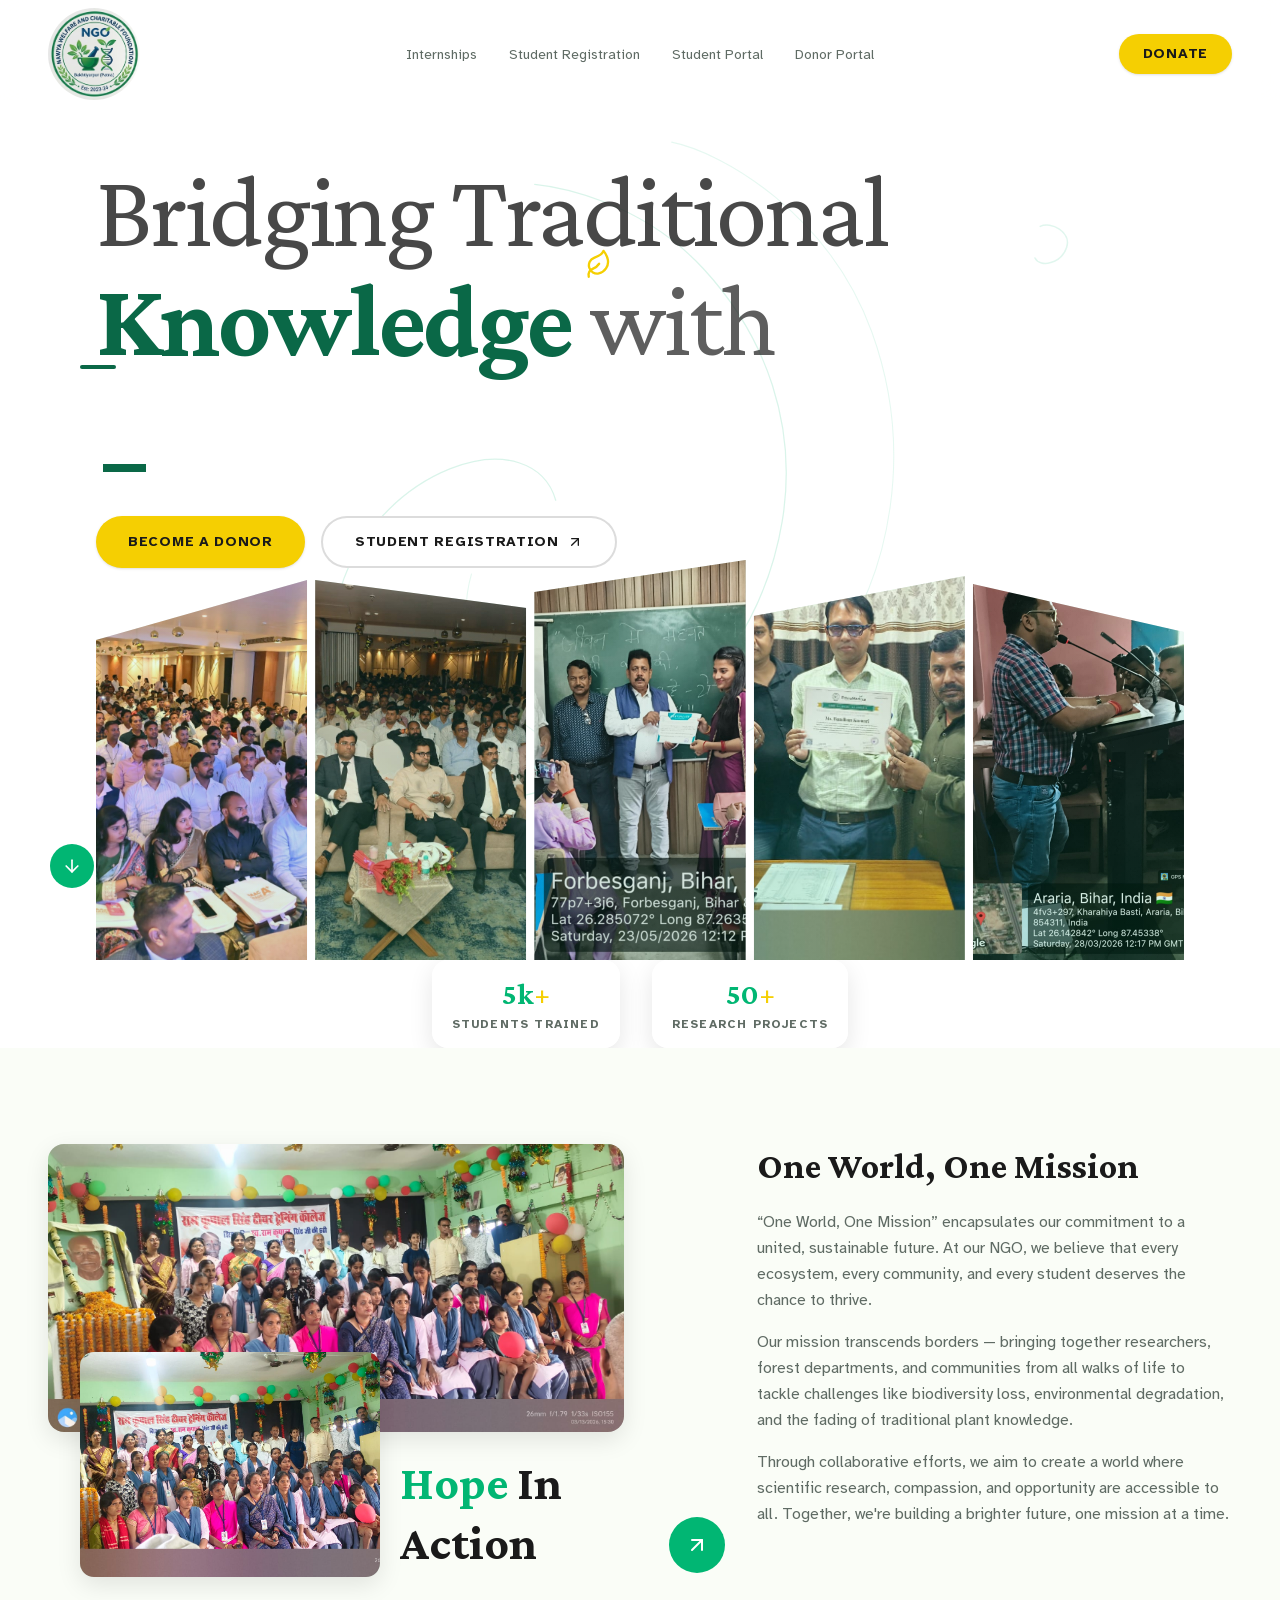
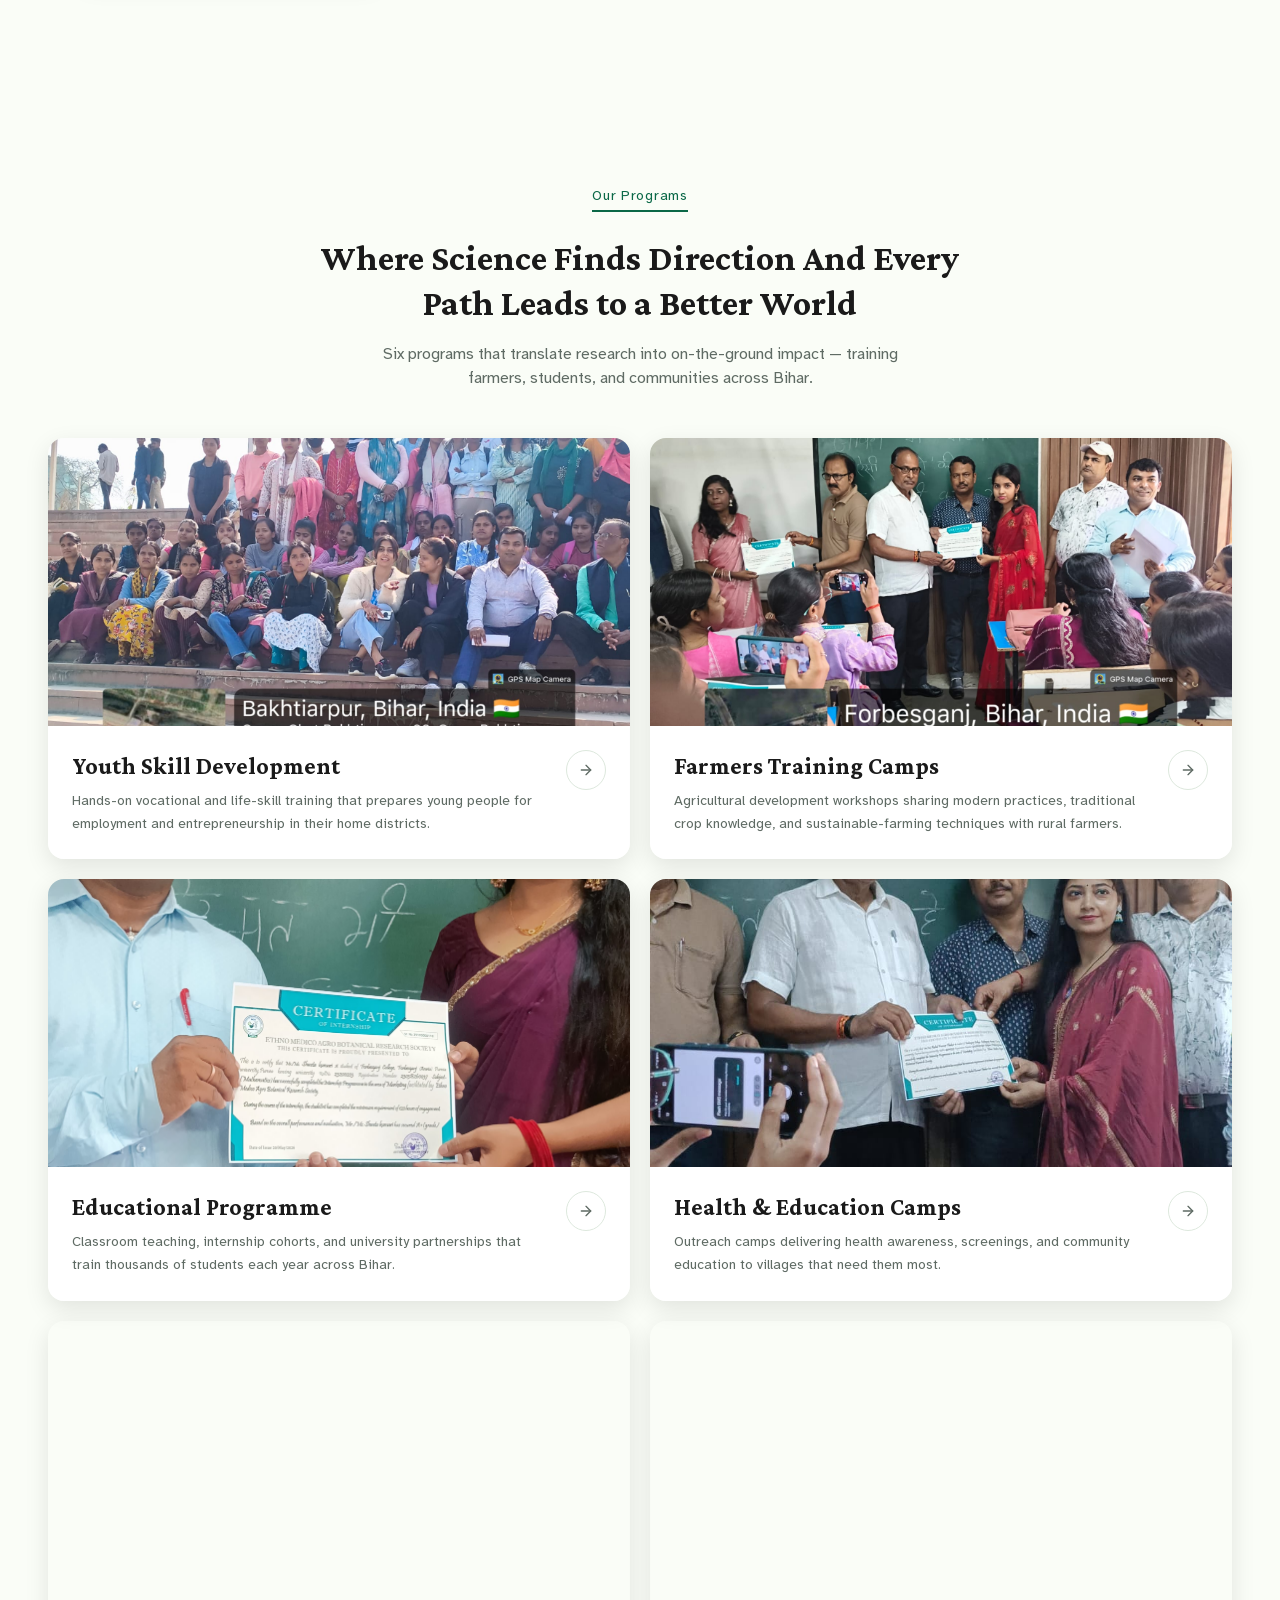
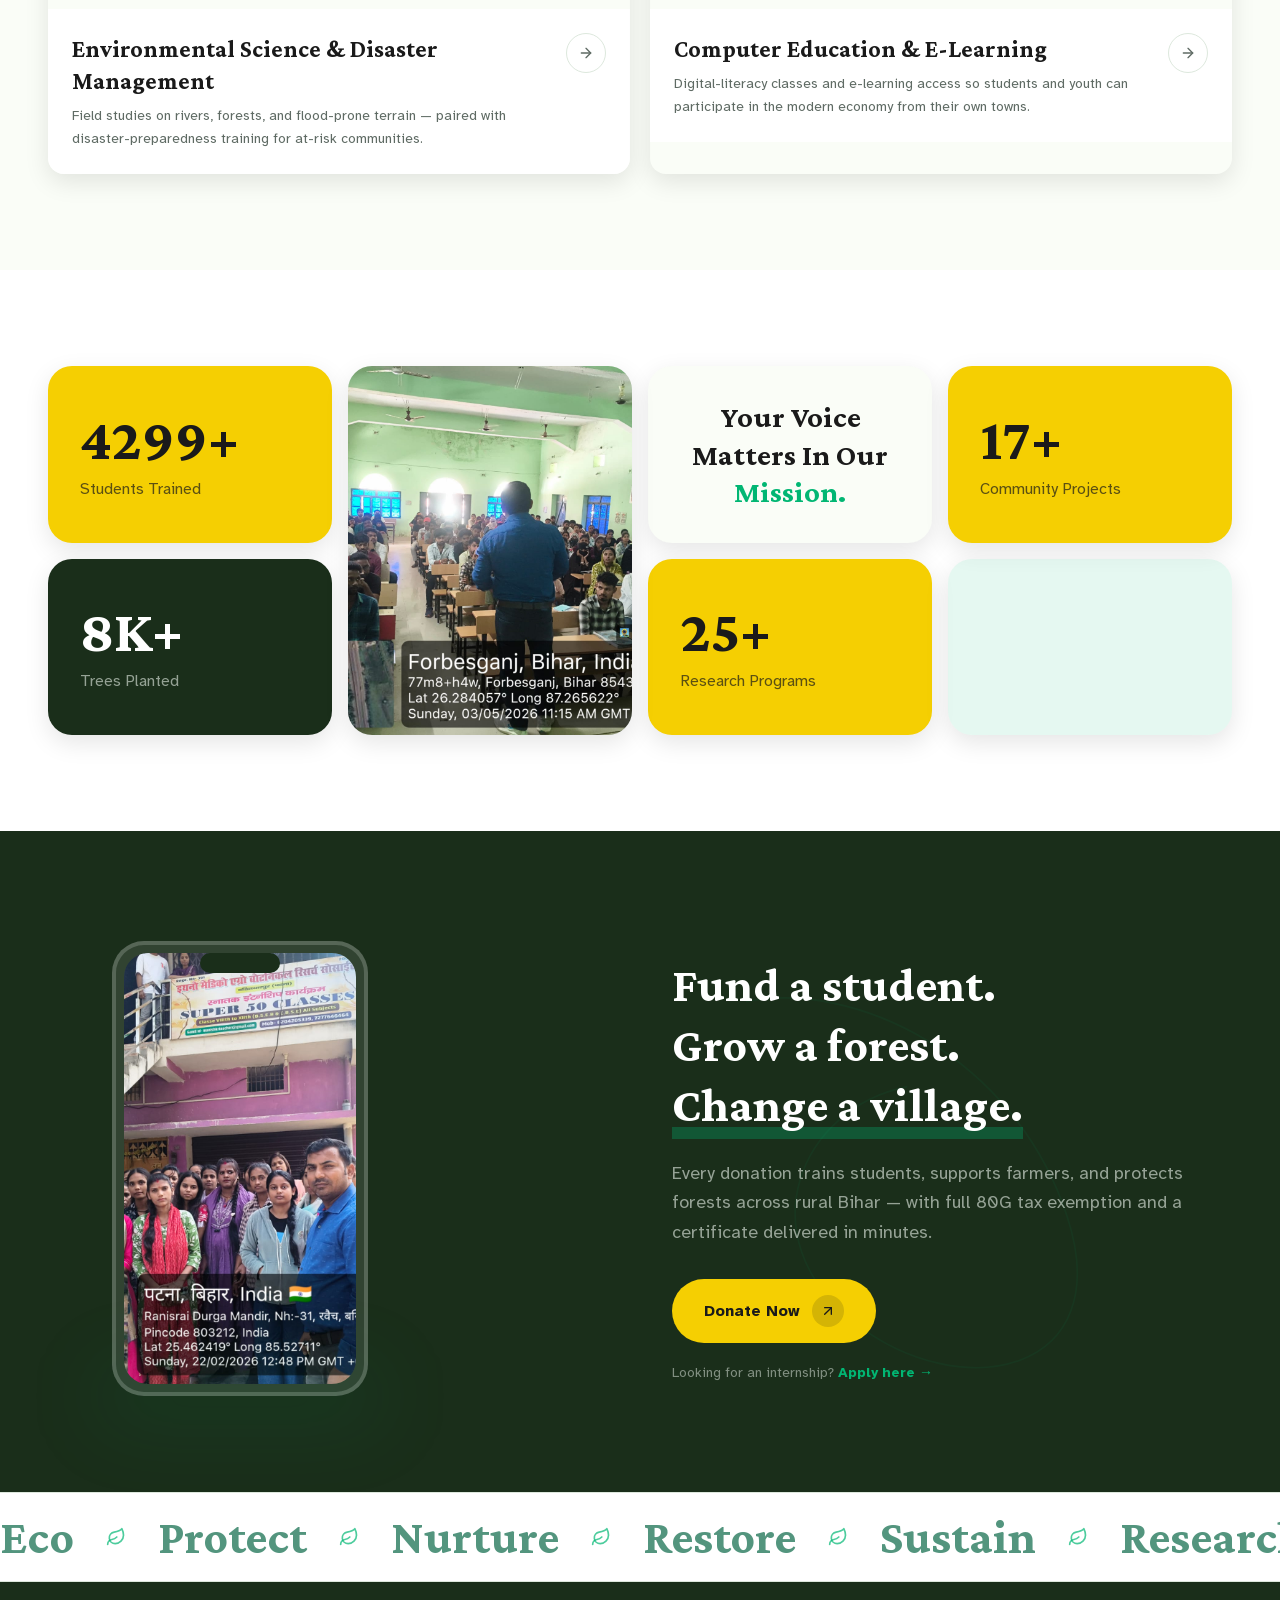
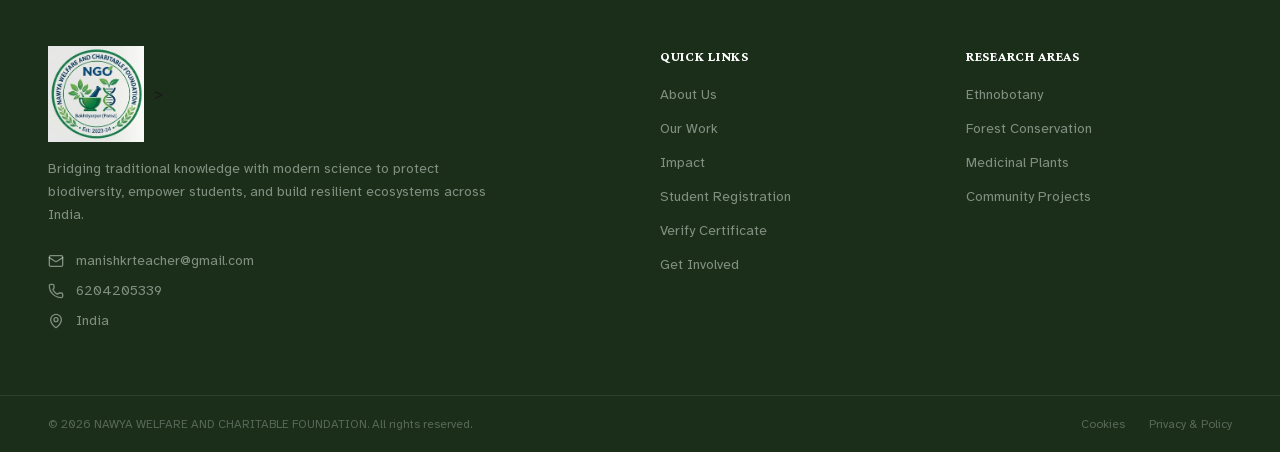
<file: index.html>
<!DOCTYPE html>
<html lang="en"
  class="h-full antialiased crimson_pro_817fc533-module__r6Keaa__variable atkinson_hyperlegible_b6597021-module__UKgiOa__variable font-sans geist_da832ead-module__aN_Ytq__variable">

<head>
  <meta charset="utf-8">
  <meta name="viewport" content="width=device-width, initial-scale=1">
  <link rel="preload" href="/_next/static/immutable/media/115e7a2565b70400-s.p.2e5o54q9_b0yk.woff2" as="font"
    crossorigin="" type="font/woff2">
  <link rel="preload" href="/_next/static/immutable/media/89ea96820aa96980-s.p.3pskbmi5y11f5.woff2" as="font"
    crossorigin="" type="font/woff2">
  <link rel="preload" href="/_next/static/immutable/media/caa3a2e1cccd8315-s.p.0zr6hhvz-h9nw.woff2" as="font"
    crossorigin="" type="font/woff2">
  <link rel="preload" href="/_next/static/immutable/media/ed5f1f9bced69653-s.p.2v4ibmotuyxuz.woff2" as="font"
    crossorigin="" type="font/woff2">
  <link rel="preload" as="image" imagesrcset="/assets/images/fdlog.jpg 1x, /assets/images/fdlog.jpg 2x">
  <link rel="preload" as="image" imagesrcset="/assets/images/fdlog.jpg 1x, /assets/images/fdlog.jpg 2x">
  <link rel="preload" as="image"
    imagesrcset="assets/images/hero-1.jpg 256w, assets/images/hero-1.jpg 384w, assets/images/hero-1.jpg 640w, assets/images/hero-1.jpg 750w, assets/images/hero-1.jpg 828w, assets/images/hero-1.jpg 1080w, assets/images/hero-1.jpg 1200w, assets/images/hero-1.jpg 1920w, assets/images/hero-1.jpg 2048w, assets/images/hero-1.jpg 3840w"
    imagesizes="(min-width: 1024px) 35vw, (min-width: 640px) 40vw, 60vw">
  <link rel="preload" as="image"
    imagesrcset="assets/images/hero-2.jpg 256w, assets/images/hero-2.jpg 384w, assets/images/hero-2.jpg 640w, assets/images/hero-2.jpg 750w, assets/images/hero-2.jpg 828w, assets/images/hero-2.jpg 1080w, assets/images/hero-2.jpg 1200w, assets/images/hero-2.jpg 1920w, assets/images/hero-2.jpg 2048w, assets/images/hero-2.jpg 3840w"
    imagesizes="(min-width: 1024px) 35vw, (min-width: 640px) 40vw, 60vw">
  <link rel="preload" as="image"
    imagesrcset="assets/images/hero-3.jpg 256w, assets/images/hero-3.jpg 384w, assets/images/hero-3.jpg 640w, assets/images/hero-3.jpg 750w, assets/images/hero-3.jpg 828w, assets/images/hero-3.jpg 1080w, assets/images/hero-3.jpg 1200w, assets/images/hero-3.jpg 1920w, assets/images/hero-3.jpg 2048w, assets/images/hero-3.jpg 3840w"
    imagesizes="(min-width: 1024px) 35vw, (min-width: 640px) 40vw, 60vw">
  <link rel="stylesheet" href="/_next/static/immutable/chunks/1xchoatntsuw6.css" data-precedence="next">
  <link rel="stylesheet" href="/_next/static/immutable/chunks/0qoue1fsbwm-6.css" data-precedence="next">
  <link rel="stylesheet" href="/_next/static/immutable/chunks/1bch9-5hr80e2.css" data-precedence="next">
  <link rel="preload" as="script" fetchpriority="low" href="/_next/static/immutable/chunks/0xiannuk_vusq.js">
  <title>NAWYA WELFARE AND CHARITABLE FOUNDATION</title>
  <meta name="description"
    content="Bridging traditional knowledge with modern science. We partner with forest departments, universities, and communities across India to protect biodiversity, empower students, and build resilient ecosystems.">
  <link rel="icon" href="favicon_favicon.1hww8q80hu5fj.ico.ico" sizes="48x48" type="image/x-icon">
  <meta name="next-size-adjust" content="">
  <style>
    header nav>a img:first-child {
      width: 92px !important;
      height: 92px !important;
      object-fit: contain !important;
      border-radius: 50% !important;
      background: #fff !important;
      display: block !important
    }

    header nav>a img:nth-child(2) {
      display: none !important
    }

    @media(max-width:1023px) {
      header nav>a img:first-child {
        width: 64px !important;
        height: 64px !important
      }
    }

    #mobile-nav {
      z-index: 50
    }
  </style>
  <style id="nawya-static-fix">
    #mobile-nav {
      z-index: 100;
      position: relative
    }

    .nawya-hidden-social {
      display: none !important
    }
  </style>

  <style id="final-site-fixes">
    .section-label {
      width: 100%;
      max-width: 1440px;
      margin: 0 auto;
      padding: 0 20px 14px;
      font-size: 12px;
      font-weight: 800;
      letter-spacing: .18em;
      text-transform: uppercase;
      color: var(--primary);
      opacity: .8;
    }

    section .rounded-xl,
    section .rounded-2xl,
    section .rounded-3xl,
    section .rounded-lg {
      box-shadow: 0 8px 25px rgba(0, 0, 0, .10);
      transition: transform .3s ease, box-shadow .3s ease;
    }

    section .rounded-xl:hover,
    section .rounded-2xl:hover,
    section .rounded-3xl:hover,
    section .rounded-lg:hover {
      transform: translateY(-5px);
      box-shadow: 0 18px 40px rgba(0, 0, 0, .18);
    }

    section img.object-cover {
      object-fit: cover !important;
      object-position: center center !important;
    }

    #partners img {
      object-fit: contain !important;
      object-position: center !important;
    }

    .hero-card,
    .site-card {
      box-shadow: 0 10px 30px rgba(0, 0, 0, .12);
      transition: transform .3s ease, box-shadow .3s ease;
    }

    .hero-card:hover,
    .site-card:hover {
      transform: translateY(-5px);
      box-shadow: 0 20px 45px rgba(0, 0, 0, .22);
    }

    @media(max-width:640px) {
      .section-label {
        padding-left: 20px;
        padding-right: 20px;
        font-size: 10px;
      }
    }
  </style>

  <style>
    /* ==================== GLOBAL CARD / SECTION EFFECTS ==================== */
    section [class*="shadow"],
    section .rounded-2xl,
    section .rounded-xl,
    section .rounded-lg {
      transition: transform .3s ease, box-shadow .3s ease;
    }

    section [class*="shadow"]:hover,
    section .rounded-2xl:hover,
    section .rounded-xl:hover,
    section .rounded-lg:hover {
      transform: translateY(-4px);
      box-shadow: 0 18px 40px rgba(0, 0, 0, .14);
    }

    /* Keep every hero card image full-frame and centered so faces stay centered. */
    section img.object-cover {
      object-fit: cover !important;
      object-position: center center !important;
    }

    /* Trusted By logos remain contained so complete logos are visible. */
    #partners img {
      object-fit: contain !important;
      object-position: center !important;
      transition: transform .3s ease, filter .3s ease;
    }

    #partners a:hover img {
      transform: scale(1.08);
    }

    @media (max-width: 640px) {
      #partners img {
        max-width: 82px;
        max-height: 58px;
      }
    }
  </style>

  <style>
    /* Logo pair: original shape, side-by-side, slightly larger */
    .logo-container {
      display: flex;
      align-items: center;
      gap: 12px;
      flex-shrink: 0;
    }

    .logo-container img {
      height: 72px !important;
      width: auto !important;
      max-width: 180px;
      object-fit: contain !important;
      object-position: center;
      border-radius: 0 !important;
      clip-path: none !important;
    }

    @media (max-width:640px) {
      .logo-container {
        gap: 7px;
      }

      .logo-container img {
        height: 52px !important;
        max-width: 120px;
      }
    }
  </style>
</head>

<body class="min-h-full flex flex-col">
  <div hidden=""><!--$--><!--/$--></div><a href="#main-content"
    class="sr-only focus:not-sr-only focus:absolute focus:top-4 focus:left-4 focus:z-50 focus:rounded-lg focus:bg-primary focus:px-4 focus:py-2 focus:text-primary-foreground">Skip
    to main content</a>
  <header class="sticky top-0 z-40 bg-card/90 backdrop-blur-md">
    <nav
      class="mx-auto flex max-w-[1440px] items-center justify-between px-6 pt-2 lg:grid lg:grid-cols-[1fr_auto_1fr] lg:px-12">
      <a href="/" aria-label="NAWYA WELFARE AND CHARITABLE FOUNDATION — Home"
        class="flex items-center gap-2 justify-self-start sm:gap-3"><img
          alt="NAWYA WELFARE AND CHARITABLE FOUNDATION logo" width="92" height="92" decoding="async" data-nimg="1"
          class="size-20 sm:h-20 sm:w-20 lg:h-[92px] lg:w-[92px]" style="color:transparent"
          srcset="/assets/images/fdlog.jpg 1x, /assets/images/fdlog.jpg 2x" src="assets/images/fdlog.jpg"><img
          alt="NAWYA WELFARE AND CHARITABLE FOUNDATION" width="1940" height="923" decoding="async" data-nimg="1"
          class="h-16 w-auto sm:h-20 lg:h-24 hidden" style="color:transparent"
          srcset="/assets/images/fdlog.jpg 1x, /assets/images/fdlog.jpg 2x" src="assets/images/fdlog.jpg"></a>
      <ul class="hidden items-center justify-center gap-8 lg:flex">
        <li><a href="courses/"
            class="text-sm font-medium text-muted-foreground transition-colors duration-200 hover:text-primary">Internships</a>
        </li>
        <li><a href="register/"
            class="text-sm font-medium text-muted-foreground transition-colors duration-200 hover:text-primary">Student
            Registration</a></li>
        <li><a href="student/"
            class="text-sm font-medium text-muted-foreground transition-colors duration-200 hover:text-primary">Student
            Portal</a></li>
        <li><a href="donor/"
            class="text-sm font-medium text-muted-foreground transition-colors duration-200 hover:text-primary">Donor
            Portal</a></li>
      </ul><a href="donate/"
        class="hidden cursor-pointer rounded-full bg-accent px-6 py-2.5 text-sm font-bold uppercase tracking-wider text-accent-foreground shadow-sm transition-all duration-200 hover:scale-[1.03] hover:shadow-md lg:inline-block lg:justify-self-end">Donate</a>
      <div class="lg:hidden"><button aria-expanded="false" aria-controls="mobile-nav" aria-label="Open menu"
          class="cursor-pointer rounded-lg p-2 text-foreground transition-colors duration-200 hover:bg-muted"><svg
            xmlns="http://www.w3.org/2000/svg" width="24" height="24" viewBox="0 0 24 24" fill="none"
            stroke="currentColor" stroke-width="2" stroke-linecap="round" stroke-linejoin="round"
            class="lucide lucide-menu h-6 w-6" aria-hidden="true">
            <path d="M4 5h16"></path>
            <path d="M4 12h16"></path>
            <path d="M4 19h16"></path>
          </svg></button></div>
    </nav>
  </header>
  <main id="main-content" class="flex-1">
    <!-- ==================== HERO SECTION ==================== -->

    <section class="relative overflow-hidden bg-card lg:min-h-[100svh]"><svg
        class="pointer-events-none absolute inset-0 h-full w-full" viewBox="0 0 1440 900" fill="none"
        preserveAspectRatio="xMidYMid slice" aria-hidden="true">
        <path
          d="M620 80 C640 82, 720 95, 780 160 C840 225, 870 310, 855 400 C840 490, 790 560, 720 610 C650 660, 570 680, 510 650 C450 620, 420 560, 430 490 C440 420, 490 370, 540 350 C590 330, 630 345, 640 380"
          stroke="var(--primary)" stroke-width="1.2" stroke-opacity="0.15" stroke-linecap="round"
          stroke-linejoin="round" fill="none" pathLength="1"></path>
        <path
          d="M750 40 C800 50, 900 110, 940 220 C980 330, 960 450, 900 530 C840 610, 740 650, 660 620 C580 590, 540 520, 560 450"
          stroke="var(--primary)" stroke-width="1" stroke-opacity="0.1" stroke-linecap="round" fill="none"></path>
        <path d="M1100 120 C1110 115, 1130 125, 1125 140 C1120 155, 1100 160, 1095 150" stroke="var(--primary)"
          stroke-width="1.5" stroke-opacity="0.12" stroke-linecap="round" fill="none"></path>
      </svg>
      <div class="relative mx-auto max-w-[1440px] px-5 pb-4 pt-4 sm:px-8 sm:pt-6 lg:px-12 lg:pb-0 lg:pt-10">
        <div class="grid grid-cols-1 lg:min-h-[calc(100svh-80px)] lg:grid-cols-[48px_1fr_48px]">
          <div class="hidden flex-col items-center justify-end gap-6 pb-12 lg:flex"><a href="#mission"
              aria-label="Scroll to mission section"
              class="flex h-11 w-11 cursor-pointer items-center justify-center rounded-full bg-primary text-primary-foreground transition-all duration-200 hover:scale-105"><svg
                xmlns="http://www.w3.org/2000/svg" width="24" height="24" viewBox="0 0 24 24" fill="none"
                stroke="currentColor" stroke-width="2" stroke-linecap="round" stroke-linejoin="round"
                class="lucide lucide-arrow-down h-5 w-5" aria-hidden="true">
                <path d="M12 5v14"></path>
                <path d="m19 12-7 7-7-7"></path>
              </svg></a>
            <div class="flex flex-col gap-3"></div>
          </div>
          <div class="flex flex-col lg:justify-between">
            <div class="relative z-10 pt-2 lg:pt-4">
              <h1
                class="font-heading text-[2.75rem] leading-[1.05] tracking-tight text-foreground sm:text-6xl md:text-7xl lg:text-[5.5rem] xl:text-[6.5rem]">
                <span class="block font-normal text-foreground/80">Bridging Traditional</span><span
                  class="block font-bold"><span class="relative text-secondary"><span
                      class="absolute -left-4 bottom-1 hidden h-[3px] w-7 rounded-full bg-secondary sm:block lg:bottom-2 lg:h-1 lg:w-9"></span>Knowledge<svg
                      xmlns="http://www.w3.org/2000/svg" width="24" height="24" viewBox="0 0 24 24" fill="none"
                      stroke="currentColor" stroke-width="2" stroke-linecap="round" stroke-linejoin="round"
                      class="lucide lucide-leaf absolute -right-7 -top-2 hidden h-5 w-5 -rotate-12 text-accent sm:block lg:-right-10 lg:-top-3 lg:h-7 lg:w-7"
                      aria-hidden="true">
                      <path d="M11 20A7 7 0 0 1 9.8 6.1C15.5 5 17 4.48 19 2c1 2 2 4.18 2 8 0 5.5-4.78 10-10 10Z"></path>
                      <path d="M2 21c0-3 1.85-5.36 5.08-6C9.5 14.52 12 13 13 12"></path>
                    </svg></span> <span class="font-normal text-foreground/70">with</span></span><span
                  class="flex items-baseline gap-3 font-bold"><span class="text-type text-secondary"><span
                      class="text-type__content" style="color:inherit"></span><span
                      class="text-type__cursor text-secondary ">_</span></span></span>
              </h1>
              <div class="mt-6 flex flex-col gap-3 sm:flex-row sm:gap-4 lg:mt-8"><a href="donate/"
                  class="inline-flex cursor-pointer items-center justify-center rounded-full bg-accent px-8 py-3.5 text-sm font-bold uppercase tracking-wider text-accent-foreground shadow-sm transition-all duration-200 hover:scale-[1.03] hover:shadow-md">Become
                  a Donor</a><a href="register/"
                  class="inline-flex cursor-pointer items-center justify-center gap-2 rounded-full border-2 border-foreground/15 bg-card px-8 py-3.5 text-sm font-bold uppercase tracking-wider text-foreground transition-all duration-200 hover:border-primary hover:text-primary">Student
                  Registration<svg xmlns="http://www.w3.org/2000/svg" width="24" height="24" viewBox="0 0 24 24"
                    fill="none" stroke="currentColor" stroke-width="2" stroke-linecap="round" stroke-linejoin="round"
                    class="lucide lucide-arrow-up-right h-4 w-4" aria-hidden="true">
                    <path d="M7 7h10v10"></path>
                    <path d="M7 17 17 7"></path>
                  </svg></a></div>
            </div>
            <div class="relative mt-4 sm:mt-6 lg:-mt-12 xl:-mt-20">
              <div
                class="grid h-[240px] grid-cols-3 gap-1.5 sm:h-[300px] sm:grid-cols-5 sm:gap-2 md:h-[360px] lg:h-[400px]">

                <div class="hero-card relative overflow-hidden bg-primary/8"
                  style="clip-path:polygon(0% 20%, 100% 5%, 100% 100%, 0% 100%)">
                  <img alt="Students in a classroom training session" decoding="async" data-nimg="fill"
                    class="object-cover object-center"
                    style="position:absolute;height:100%;width:100%;left:0;top:0;right:0;bottom:0;color:transparent"
                    sizes="(min-width: 1024px) 35vw, (min-width: 640px) 40vw, 60vw"
                    srcset="assets/images/hero-1.jpg 256w, assets/images/hero-1.jpg 384w, assets/images/hero-1.jpg 640w, assets/images/hero-1.jpg 750w, assets/images/hero-1.jpg 828w, assets/images/hero-1.jpg 1080w, assets/images/hero-1.jpg 1200w, assets/images/hero-1.jpg 1920w, assets/images/hero-1.jpg 2048w, assets/images/hero-1.jpg 3840w"
                    src="assets/images/hero-1.jpg">
                  <div class="absolute inset-0 bg-gradient-to-b from-primary/5 to-primary/15"></div>
                </div>

                <div class="hero-card relative overflow-hidden bg-primary/12"
                  style="clip-path:polygon(0% 5%, 100% 12%, 100% 100%, 0% 100%)">
                  <img alt="Women participants at a community field gathering" decoding="async" data-nimg="fill"
                    class="object-cover object-center"
                    style="position:absolute;height:100%;width:100%;left:0;top:0;right:0;bottom:0;color:transparent"
                    sizes="(min-width: 1024px) 35vw, (min-width: 640px) 40vw, 60vw"
                    srcset="assets/images/hero-2.jpg 256w, assets/images/hero-2.jpg 384w, assets/images/hero-2.jpg 640w, assets/images/hero-2.jpg 750w, assets/images/hero-2.jpg 828w, assets/images/hero-2.jpg 1080w, assets/images/hero-2.jpg 1200w, assets/images/hero-2.jpg 1920w, assets/images/hero-2.jpg 2048w, assets/images/hero-2.jpg 3840w"
                    src="assets/images/hero-2.jpg">
                  <div class="absolute inset-0 bg-gradient-to-b from-primary/5 to-primary/20"></div>
                </div>

                <div class="hero-card relative overflow-hidden bg-secondary/12"
                  style="clip-path:polygon(0% 8%, 100% 0%, 100% 100%, 0% 100%)">
                  <img alt="NAWYA WELFARE AND CHARITABLE FOUNDATION event" decoding="async" data-nimg="fill"
                    class="object-cover object-center"
                    style="position:absolute;height:100%;width:100%;left:0;top:0;right:0;bottom:0;color:transparent"
                    sizes="(min-width: 1024px) 35vw, (min-width: 640px) 40vw, 60vw"
                    srcset="assets/images/hero-3.jpg 256w, assets/images/hero-3.jpg 384w, assets/images/hero-3.jpg 640w, assets/images/hero-3.jpg 750w, assets/images/hero-3.jpg 828w, assets/images/hero-3.jpg 1080w, assets/images/hero-3.jpg 1200w, assets/images/hero-3.jpg 1920w, assets/images/hero-3.jpg 2048w, assets/images/hero-3.jpg 3840w"
                    src="assets/images/hero-3.jpg">
                  <div class="absolute inset-0 bg-gradient-to-b from-secondary/5 to-secondary/20"></div>
                </div>

                <div class="hero-card relative overflow-hidden bg-primary/10"
                  style="clip-path:polygon(0% 14%, 100% 4%, 100% 100%, 0% 100%)">
                  <img alt="Students on a field visit" loading="lazy" decoding="async" data-nimg="fill"
                    class="object-cover object-center"
                    style="position:absolute;height:100%;width:100%;left:0;top:0;right:0;bottom:0;color:transparent"
                    sizes="(min-width: 1024px) 35vw, 40vw"
                    srcset="assets/images/4th image.jpeg 256w, assets/images/4th image.jpeg 384w, assets/images/4th image.jpeg 640w, assets/images/4th image.jpeg 750w, assets/images/4th image.jpeg 828w, assets/images/4th image.jpeg 1080w, assets/images/4th image.jpeg 1200w, assets/images/4th image.jpeg 1920w, assets/images/4th image.jpeg 2048w, assets/images/4th image.jpeg 3840w"
                    src="assets/images/4th image.jpeg">
                  <div class="absolute inset-0 bg-gradient-to-b from-primary/5 to-primary/18"></div>
                </div>

                <div class="hero-card relative overflow-hidden bg-primary/8"
                  style="clip-path:polygon(0% 6%, 100% 18%, 100% 100%, 0% 100%)">
                  <img alt="Students attending a classroom session" loading="lazy" decoding="async" data-nimg="fill"
                    class="object-cover object-center"
                    style="position:absolute;height:100%;width:100%;left:0;top:0;right:0;bottom:0;color:transparent"
                    sizes="(min-width: 1024px) 35vw, 40vw"
                    srcset="assets/images/hero-5.jpg 256w, assets/images/hero-5.jpg 384w, assets/images/hero-5.jpg 640w, assets/images/hero-5.jpg 750w, assets/images/hero-5.jpg 828w, assets/images/hero-5.jpg 1080w, assets/images/hero-5.jpg 1200w, assets/images/hero-5.jpg 1920w, assets/images/hero-5.jpg 2048w, assets/images/hero-5.jpg 3840w"
                    src="assets/images/hero-5.jpg">
                  <div class="absolute inset-0 bg-gradient-to-b from-primary/5 to-primary/15"></div>
                </div>

              </div>
            </div>
          </div>
        </div>
      </div>
      <div class="flex flex-row items-center justify-center gap-4 pt-6 lg:justify-end lg:gap-8 lg:pt-12">
        <div
          class="rounded-2xl bg-card/90 px-5 py-4 text-center shadow-lg ring-1 ring-border/50 transition-all duration-300 hover:-translate-y-1 hover:shadow-2xl">
          <div class="font-heading text-3xl font-bold text-primary">5k<span class="text-accent">+</span></div>
          <div class="mt-1 text-xs font-semibold uppercase tracking-widest text-muted-foreground">Students Trained</div>
        </div>
        <div
          class="rounded-2xl bg-card/90 px-5 py-4 text-center shadow-lg ring-1 ring-border/50 transition-all duration-300 hover:-translate-y-1 hover:shadow-2xl">
          <div class="font-heading text-3xl font-bold text-primary">50<span class="text-accent">+</span></div>
          <div class="mt-1 text-xs font-semibold uppercase tracking-widest text-muted-foreground">Research Projects
          </div>
        </div>
      </div>
      </div>
      </div>
      <div class="border-t border-border px-5 py-5 sm:px-8 lg:hidden">
        <div class="flex items-center justify-between">
          <div class="flex gap-8">
            <div>
              <p class="font-heading text-2xl font-bold text-primary">5k<span class="text-accent">+</span></p>
              <p class="text-xs text-muted-foreground">Students Trained</p>
            </div>
            <div class="rounded-xl bg-card px-4 py-3 text-center shadow-md">
              <p class="font-heading text-2xl font-bold text-primary">50<span class="text-accent">+</span></p>
              <p class="text-xs text-muted-foreground">Research Projects</p>
            </div>
          </div>
          <div class="flex gap-3"></div>
        </div>
      </div>
    </section>
    <!-- ==================== TRUSTED BY SECTION ==================== -->
    
    <!-- ==================== MISSION / ABOUT SECTION ==================== -->
    <section id="mission" class="bg-background py-16 lg:py-24">

      <div class="mx-auto max-w-[1440px] px-5 sm:px-8 lg:px-12">
        <div class="grid grid-cols-1 gap-8 lg:grid-cols-12 lg:gap-8">
          <div class="relative lg:col-span-7">
            <div class="relative aspect-[2/1] w-[85%] overflow-hidden rounded-2xl bg-secondary/8"><img
                alt="Wide view of an NAWYA WELFARE AND CHARITABLE FOUNDATION conference hall session" loading="lazy"
                decoding="async" data-nimg="fill" class="object-cover object-center"
                style="position:absolute;height:100%;width:100%;left:0;top:0;right:0;bottom:0;color:transparent"
                sizes="(min-width: 1024px) 50vw, 85vw"
                srcset="assets/images/mission-main.jpg 384w, assets/images/mission-main.jpg 640w, assets/images/mission-main.jpg 750w, assets/images/mission-main.jpg 828w, assets/images/mission-main.jpg 1080w, assets/images/mission-main.jpg 1200w, assets/images/mission-main.jpg 1920w, assets/images/mission-main.jpg 2048w, assets/images/mission-main.jpg 3840w"
                src="assets/images/mission-main.jpg"></div>
            <div class="relative -mt-12 flex items-end gap-5 sm:-mt-16 lg:-mt-20">
              <div
                class="relative ml-4 aspect-[4/3] w-[55%] max-w-[300px] shrink-0 overflow-hidden rounded-xl bg-primary/12 shadow-lg sm:ml-6 lg:ml-8">
                <img alt="Group of participants gathered before a community outing" loading="lazy" decoding="async"
                  data-nimg="fill" class="object-cover object-center"
                  style="position:absolute;height:100%;width:100%;left:0;top:0;right:0;bottom:0;color:transparent"
                  sizes="300px"
                  srcset="assets/images/mission-secondary.jpg 32w, assets/images/mission-secondary.jpg 48w, assets/images/mission-secondary.jpg 64w, assets/images/mission-secondary.jpg 96w, assets/images/mission-secondary.jpg 128w, assets/images/mission-secondary.jpg 256w, assets/images/mission-secondary.jpg 384w, assets/images/mission-secondary.jpg 640w, assets/images/mission-secondary.jpg 750w, assets/images/mission-secondary.jpg 828w, assets/images/mission-secondary.jpg 1080w, assets/images/mission-secondary.jpg 1200w, assets/images/mission-secondary.jpg 1920w, assets/images/mission-secondary.jpg 2048w, assets/images/mission-secondary.jpg 3840w"
                  src="assets/images/mission-secondary.jpg">
              </div>
              <div class="flex flex-1 items-end justify-between pb-1">
                <h3 class="font-heading text-3xl font-bold leading-tight text-foreground sm:text-4xl lg:text-5xl"><span
                    class="text-primary">Hope</span> In<br>Action</h3><a href="#work-areas"
                  aria-label="Explore our work"
                  class="flex h-12 w-12 shrink-0 cursor-pointer items-center justify-center rounded-full bg-primary text-primary-foreground transition-all duration-200 hover:scale-105 sm:h-14 sm:w-14"><svg
                    xmlns="http://www.w3.org/2000/svg" width="24" height="24" viewBox="0 0 24 24" fill="none"
                    stroke="currentColor" stroke-width="2" stroke-linecap="round" stroke-linejoin="round"
                    class="lucide lucide-arrow-up-right h-5 w-5 sm:h-6 sm:w-6" aria-hidden="true">
                    <path d="M7 7h10v10"></path>
                    <path d="M7 17 17 7"></path>
                  </svg></a>
              </div>
            </div>
          </div>
          <div class="flex flex-col justify-start lg:col-span-5">
            <div>
              <h2 class="mb-5 font-heading text-3xl font-bold leading-tight text-foreground md:text-4xl">One World, One
                Mission</h2>
              <p class="mb-4 text-base leading-relaxed text-muted-foreground">“One World, One Mission” encapsulates our
                commitment to a united, sustainable future. At our NGO, we believe that every ecosystem, every
                community, and every student deserves the chance to thrive.</p>
              <p class="mb-4 text-base leading-relaxed text-muted-foreground">Our mission transcends borders — bringing
                together researchers, forest departments, and communities from all walks of life to tackle challenges
                like biodiversity loss, environmental degradation, and the fading of traditional plant knowledge.</p>
              <p class="text-base leading-relaxed text-muted-foreground">Through collaborative efforts, we aim to create
                a world where scientific research, compassion, and opportunity are accessible to all. Together, we're
                building a brighter future, one mission at a time.</p>
            </div>
          </div>
        </div>
      </div>
    </section>
    <!-- ==================== PROGRAMS / WORK AREAS SECTION ==================== -->
    <section id="work-areas" class="bg-background py-16 lg:py-24">
      <div class="section-label"></div>
      <div class="mx-auto max-w-[1440px] px-5 sm:px-8 lg:px-12">
        <div class="mb-12 text-center">
          <p
            class="mb-2 inline-block border-b-2 border-secondary pb-1 text-sm font-medium tracking-wider text-secondary">
            Our Programs</p>
          <h2 class="mx-auto mt-4 max-w-2xl font-heading text-3xl font-bold leading-tight text-foreground md:text-4xl">
            Where Science Finds Direction And Every Path Leads to a Better World</h2>
          <p class="mx-auto mt-4 max-w-xl text-base text-muted-foreground">Six programs that translate research into
            on-the-ground impact — training farmers, students, and communities across Bihar.</p>
        </div>
        <div class="grid gap-5 sm:grid-cols-2">
          <div class="group relative overflow-hidden rounded-2xl">
            <div class="relative h-56 overflow-hidden sm:h-64 lg:h-72"><img alt="Youth Skill Development" loading="lazy"
                decoding="async" data-nimg="fill"
                class="object-cover transition-transform duration-500 group-hover:scale-105"
                style="position:absolute;height:100%;width:100%;left:0;top:0;right:0;bottom:0;color:transparent"
                sizes="(min-width: 1024px) 33vw, (min-width: 640px) 50vw, 100vw"
                srcset="assets/images/youth-skill.jpg 256w, assets/images/youth-skill.jpg 384w, assets/images/youth-skill.jpg 640w, assets/images/youth-skill.jpg 750w, assets/images/youth-skill.jpg 828w, assets/images/youth-skill.jpg 1080w, assets/images/youth-skill.jpg 1200w, assets/images/youth-skill.jpg 1920w, assets/images/youth-skill.jpg 2048w, assets/images/youth-skill.jpg 3840w"
                src="assets/images/youth-skill.jpg"></div>
            <div class="bg-card p-6">
              <div class="flex items-start justify-between gap-4">
                <div>
                  <h3 class="font-heading text-xl font-bold text-foreground lg:text-2xl">Youth Skill Development</h3>
                  <p class="mt-2 text-sm leading-relaxed text-muted-foreground">Hands-on vocational and life-skill
                    training that prepares young people for employment and entrepreneurship in their home districts.</p>
                </div>
                <div
                  class="flex h-10 w-10 shrink-0 cursor-pointer items-center justify-center rounded-full border border-border text-muted-foreground transition-all duration-200 group-hover:border-primary group-hover:text-primary">
                  <svg xmlns="http://www.w3.org/2000/svg" width="24" height="24" viewBox="0 0 24 24" fill="none"
                    stroke="currentColor" stroke-width="2" stroke-linecap="round" stroke-linejoin="round"
                    class="lucide lucide-arrow-right h-4 w-4" aria-hidden="true">
                    <path d="M5 12h14"></path>
                    <path d="m12 5 7 7-7 7"></path>
                  </svg>
                </div>
              </div>
            </div>
          </div>
          <div class="group relative overflow-hidden rounded-2xl">
            <div class="relative h-56 overflow-hidden sm:h-64 lg:h-72"><img alt="Farmers Training Camps" loading="lazy"
                decoding="async" data-nimg="fill"
                class="object-cover transition-transform duration-500 group-hover:scale-105"
                style="position:absolute;height:100%;width:100%;left:0;top:0;right:0;bottom:0;color:transparent"
                sizes="(min-width: 1024px) 33vw, (min-width: 640px) 50vw, 100vw"
                srcset="assets/images/farmers-training.jpg 256w, assets/images/farmers-training.jpg 384w, assets/images/farmers-training.jpg 640w, assets/images/farmers-training.jpg 750w, assets/images/farmers-training.jpg 828w, assets/images/farmers-training.jpg 1080w, assets/images/farmers-training.jpg 1200w, assets/images/farmers-training.jpg 1920w, assets/images/farmers-training.jpg 2048w, assets/images/farmers-training.jpg 3840w"
                src="assets/images/farmers-training.jpg"></div>
            <div class="bg-card p-6">
              <div class="flex items-start justify-between gap-4">
                <div>
                  <h3 class="font-heading text-xl font-bold text-foreground lg:text-2xl">Farmers Training Camps</h3>
                  <p class="mt-2 text-sm leading-relaxed text-muted-foreground">Agricultural development workshops
                    sharing modern practices, traditional crop knowledge, and sustainable-farming techniques with rural
                    farmers.</p>
                </div>
                <div
                  class="flex h-10 w-10 shrink-0 cursor-pointer items-center justify-center rounded-full border border-border text-muted-foreground transition-all duration-200 group-hover:border-primary group-hover:text-primary">
                  <svg xmlns="http://www.w3.org/2000/svg" width="24" height="24" viewBox="0 0 24 24" fill="none"
                    stroke="currentColor" stroke-width="2" stroke-linecap="round" stroke-linejoin="round"
                    class="lucide lucide-arrow-right h-4 w-4" aria-hidden="true">
                    <path d="M5 12h14"></path>
                    <path d="m12 5 7 7-7 7"></path>
                  </svg>
                </div>
              </div>
            </div>
          </div>
          <div class="group relative overflow-hidden rounded-2xl">
            <div class="relative h-56 overflow-hidden sm:h-64 lg:h-72"><img alt="Educational Programme" loading="lazy"
                decoding="async" data-nimg="fill"
                class="object-cover transition-transform duration-500 group-hover:scale-105"
                style="position:absolute;height:100%;width:100%;left:0;top:0;right:0;bottom:0;color:transparent"
                sizes="(min-width: 1024px) 33vw, (min-width: 640px) 50vw, 100vw"
                srcset="assets/images/education.jpg 256w, assets/images/education.jpg 384w, assets/images/education.jpg 640w, assets/images/education.jpg 750w, assets/images/education.jpg 828w, assets/images/education.jpg 1080w, assets/images/education.jpg 1200w, assets/images/education.jpg 1920w, assets/images/education.jpg 2048w, assets/images/education.jpg 3840w"
                src="assets/images/education.jpg"></div>
            <div class="bg-card p-6">
              <div class="flex items-start justify-between gap-4">
                <div>
                  <h3 class="font-heading text-xl font-bold text-foreground lg:text-2xl">Educational Programme</h3>
                  <p class="mt-2 text-sm leading-relaxed text-muted-foreground">Classroom teaching, internship cohorts,
                    and university partnerships that train thousands of students each year across Bihar.</p>
                </div>
                <div
                  class="flex h-10 w-10 shrink-0 cursor-pointer items-center justify-center rounded-full border border-border text-muted-foreground transition-all duration-200 group-hover:border-primary group-hover:text-primary">
                  <svg xmlns="http://www.w3.org/2000/svg" width="24" height="24" viewBox="0 0 24 24" fill="none"
                    stroke="currentColor" stroke-width="2" stroke-linecap="round" stroke-linejoin="round"
                    class="lucide lucide-arrow-right h-4 w-4" aria-hidden="true">
                    <path d="M5 12h14"></path>
                    <path d="m12 5 7 7-7 7"></path>
                  </svg>
                </div>
              </div>
            </div>
          </div>
          <div class="group relative overflow-hidden rounded-2xl">
            <div class="relative h-56 overflow-hidden sm:h-64 lg:h-72"><img alt="Health &amp; Education Camps"
                loading="lazy" decoding="async" data-nimg="fill"
                class="object-cover transition-transform duration-500 group-hover:scale-105"
                style="position:absolute;height:100%;width:100%;left:0;top:0;right:0;bottom:0;color:transparent"
                sizes="(min-width: 1024px) 33vw, (min-width: 640px) 50vw, 100vw"
                srcset="assets/images/health-camp.jpg 256w, assets/images/health-camp.jpg 384w, assets/images/health-camp.jpg 640w, assets/images/health-camp.jpg 750w, assets/images/health-camp.jpg 828w, assets/images/health-camp.jpg 1080w, assets/images/health-camp.jpg 1200w, assets/images/health-camp.jpg 1920w, assets/images/health-camp.jpg 2048w, assets/images/health-camp.jpg 3840w"
                src="assets/images/health-camp.jpg"></div>
            <div class="bg-card p-6">
              <div class="flex items-start justify-between gap-4">
                <div>
                  <h3 class="font-heading text-xl font-bold text-foreground lg:text-2xl">Health &amp; Education Camps
                  </h3>
                  <p class="mt-2 text-sm leading-relaxed text-muted-foreground">Outreach camps delivering health
                    awareness, screenings, and community education to villages that need them most.</p>
                </div>
                <div
                  class="flex h-10 w-10 shrink-0 cursor-pointer items-center justify-center rounded-full border border-border text-muted-foreground transition-all duration-200 group-hover:border-primary group-hover:text-primary">
                  <svg xmlns="http://www.w3.org/2000/svg" width="24" height="24" viewBox="0 0 24 24" fill="none"
                    stroke="currentColor" stroke-width="2" stroke-linecap="round" stroke-linejoin="round"
                    class="lucide lucide-arrow-right h-4 w-4" aria-hidden="true">
                    <path d="M5 12h14"></path>
                    <path d="m12 5 7 7-7 7"></path>
                  </svg>
                </div>
              </div>
            </div>
          </div>
          <div class="group relative overflow-hidden rounded-2xl">
            <div class="relative h-56 overflow-hidden sm:h-64 lg:h-72"><img
                alt="Environmental Science &amp; Disaster Management" loading="lazy" decoding="async" data-nimg="fill"
                class="object-cover transition-transform duration-500 group-hover:scale-105"
                style="position:absolute;height:100%;width:100%;left:0;top:0;right:0;bottom:0;color:transparent"
                sizes="(min-width: 1024px) 33vw, (min-width: 640px) 50vw, 100vw"
                srcset="assets/images/environmental.jpg 256w, assets/images/environmental.jpg 384w, assets/images/environmental.jpg 640w, assets/images/environmental.jpg 750w, assets/images/environmental.jpg 828w, assets/images/environmental.jpg 1080w, assets/images/environmental.jpg 1200w, assets/images/environmental.jpg 1920w, assets/images/environmental.jpg 2048w, assets/images/environmental.jpg 3840w"
                src="assets/images/environmental.jpg"></div>
            <div class="bg-card p-6">
              <div class="flex items-start justify-between gap-4">
                <div>
                  <h3 class="font-heading text-xl font-bold text-foreground lg:text-2xl">Environmental Science &amp;
                    Disaster Management</h3>
                  <p class="mt-2 text-sm leading-relaxed text-muted-foreground">Field studies on rivers, forests, and
                    flood-prone terrain — paired with disaster-preparedness training for at-risk communities.</p>
                </div>
                <div
                  class="flex h-10 w-10 shrink-0 cursor-pointer items-center justify-center rounded-full border border-border text-muted-foreground transition-all duration-200 group-hover:border-primary group-hover:text-primary">
                  <svg xmlns="http://www.w3.org/2000/svg" width="24" height="24" viewBox="0 0 24 24" fill="none"
                    stroke="currentColor" stroke-width="2" stroke-linecap="round" stroke-linejoin="round"
                    class="lucide lucide-arrow-right h-4 w-4" aria-hidden="true">
                    <path d="M5 12h14"></path>
                    <path d="m12 5 7 7-7 7"></path>
                  </svg>
                </div>
              </div>
            </div>
          </div>
          <div class="group relative overflow-hidden rounded-2xl">
            <div class="relative h-56 overflow-hidden sm:h-64 lg:h-72"><img alt="Computer Education &amp; E-Learning"
                loading="lazy" decoding="async" data-nimg="fill"
                class="object-cover transition-transform duration-500 group-hover:scale-105"
                style="position:absolute;height:100%;width:100%;left:0;top:0;right:0;bottom:0;color:transparent"
                sizes="(min-width: 1024px) 33vw, (min-width: 640px) 50vw, 100vw"
                srcset="assets/images/computer-ed.jpg 256w, assets/images/computer-ed.jpg 384w, assets/images/computer-ed.jpg 640w, assets/images/computer-ed.jpg 750w, assets/images/computer-ed.jpg 828w, assets/images/computer-ed.jpg 1080w, assets/images/computer-ed.jpg 1200w, assets/images/computer-ed.jpg 1920w, assets/images/computer-ed.jpg 2048w, assets/images/computer-ed.jpg 3840w"
                src="assets/images/computer-ed.jpg"></div>
            <div class="bg-card p-6">
              <div class="flex items-start justify-between gap-4">
                <div>
                  <h3 class="font-heading text-xl font-bold text-foreground lg:text-2xl">Computer Education &amp;
                    E-Learning</h3>
                  <p class="mt-2 text-sm leading-relaxed text-muted-foreground">Digital-literacy classes and e-learning
                    access so students and youth can participate in the modern economy from their own towns.</p>
                </div>
                <div
                  class="flex h-10 w-10 shrink-0 cursor-pointer items-center justify-center rounded-full border border-border text-muted-foreground transition-all duration-200 group-hover:border-primary group-hover:text-primary">
                  <svg xmlns="http://www.w3.org/2000/svg" width="24" height="24" viewBox="0 0 24 24" fill="none"
                    stroke="currentColor" stroke-width="2" stroke-linecap="round" stroke-linejoin="round"
                    class="lucide lucide-arrow-right h-4 w-4" aria-hidden="true">
                    <path d="M5 12h14"></path>
                    <path d="m12 5 7 7-7 7"></path>
                  </svg>
                </div>
              </div>
            </div>
          </div>
        </div>
      </div>
    </section>
    <!-- ==================== IMPACT / STATISTICS SECTION ==================== -->
    <section id="impact" class="bg-card py-16 lg:py-24">

      <div class="mx-auto max-w-[1440px] px-5 sm:px-8 lg:px-12">
        <div class="grid grid-cols-2 gap-3 sm:gap-4 lg:grid-cols-4 lg:grid-rows-2">
          <div class="flex flex-col justify-center rounded-3xl bg-accent p-6 sm:p-8 lg:row-span-1">
            <p class="font-heading text-4xl font-bold text-accent-foreground sm:text-5xl lg:text-6xl">
              <span>0<!-- -->+</span>
            </p>
            <p class="mt-2 text-sm font-medium text-accent-foreground/70 sm:text-base">Students Trained</p>
          </div>
          <div class="relative overflow-hidden rounded-3xl bg-secondary/10 lg:row-span-2"><img
              alt="Students engaged during an NAWYA WELFARE AND CHARITABLE FOUNDATION training session" loading="lazy"
              decoding="async" data-nimg="fill" class="object-cover object-center"
              style="position:absolute;height:100%;width:100%;left:0;top:0;right:0;bottom:0;color:transparent"
              sizes="(min-width: 1024px) 25vw, 50vw"
              srcset="assets/images/impact-photo.jpg 256w, assets/images/impact-photo.jpg 384w, assets/images/impact-photo.jpg 640w, assets/images/impact-photo.jpg 750w, assets/images/impact-photo.jpg 828w, assets/images/impact-photo.jpg 1080w, assets/images/impact-photo.jpg 1200w, assets/images/impact-photo.jpg 1920w, assets/images/impact-photo.jpg 2048w, assets/images/impact-photo.jpg 3840w"
              src="assets/images/impact-photo.jpg"></div>
          <div
            class="col-span-2 flex items-center justify-center rounded-3xl bg-background p-6 sm:col-span-1 sm:p-8 lg:row-span-1">
            <h2 class="text-center font-heading text-2xl font-bold leading-tight text-foreground sm:text-3xl">Your Voice
              Matters In Our<!-- --> <span class="text-primary">Mission.</span></h2>
          </div>
          <div class="flex flex-col justify-center rounded-3xl bg-accent p-6 sm:p-8">
            <p class="font-heading text-4xl font-bold text-accent-foreground sm:text-5xl lg:text-6xl">
              <span>0<!-- -->+</span>
            </p>
            <p class="mt-2 text-sm font-medium text-accent-foreground/70 sm:text-base">Community Projects</p>
          </div>
          <div class="flex flex-col justify-center rounded-3xl bg-dark p-6 sm:p-8">
            <p class="font-heading text-4xl font-bold text-primary-foreground sm:text-5xl lg:text-6xl">
              <span>0<!-- -->K+</span>
            </p>
            <p class="mt-2 text-sm font-medium text-dark-foreground/60 sm:text-base">Trees Planted</p>
          </div>
          <div class="flex flex-col justify-center rounded-3xl bg-accent p-6 sm:p-8">
            <p class="font-heading text-4xl font-bold text-accent-foreground sm:text-5xl lg:text-6xl">
              <span>0<!-- -->+</span>
            </p>
            <p class="mt-2 text-sm font-medium text-accent-foreground/70 sm:text-base">Research Programs</p>
          </div>
          <div class="relative overflow-hidden rounded-3xl bg-primary/10"><img
              alt="NAWYA WELFARE AND CHARITABLE FOUNDATION team and participants gathered together" loading="lazy"
              decoding="async" data-nimg="fill" class="object-cover object-center"
              style="position:absolute;height:100%;width:100%;left:0;top:0;right:0;bottom:0;color:transparent"
              sizes="(min-width: 1024px) 25vw, 50vw"
              srcset="assets/images/team-photo.jpg 256w, assets/images/team-photo.jpg 384w, assets/images/team-photo.jpg 640w, assets/images/team-photo.jpg 750w, assets/images/team-photo.jpg 828w, assets/images/team-photo.jpg 1080w, assets/images/team-photo.jpg 1200w, assets/images/team-photo.jpg 1920w, assets/images/team-photo.jpg 2048w, assets/images/team-photo.jpg 3840w"
              src="assets/images/team-photo.jpg"></div>
        </div>
      </div>
    </section>
    <!-- ==================== GET INVOLVED / DONATION SECTION ==================== -->
    <section id="get-involved" class="relative overflow-hidden bg-dark py-16 lg:py-24">
      <div class="section-label"></div><svg
        class="pointer-events-none absolute right-0 top-0 h-full w-1/2 opacity-[0.06]" viewBox="0 0 600 500" fill="none"
        aria-hidden="true">
        <path d="M100 100 C200 80, 350 150, 400 300 C450 450, 300 480, 200 400 C100 320, 150 200, 250 180"
          stroke="var(--primary)" stroke-width="1.5" stroke-linecap="round" fill="none"></path>
      </svg>
      <div class="relative mx-auto max-w-[1440px] px-5 sm:px-8 lg:px-12">
        <div class="grid grid-cols-1 items-center gap-10 lg:grid-cols-2 lg:gap-16">
          <div class="relative mx-auto w-full max-w-xs lg:mx-0 lg:max-w-sm">
            <div
              class="relative mx-auto aspect-[9/16] w-48 overflow-hidden rounded-[2rem] border-4 border-dark-foreground/20 bg-card/10 sm:w-56 lg:w-64">
              <div class="absolute inset-2 overflow-hidden rounded-[1.5rem] bg-card/5"><img
                  alt="Speaker addressing an NAWYA WELFARE AND CHARITABLE FOUNDATION gathering" loading="lazy"
                  decoding="async" data-nimg="fill" class="object-cover object-center"
                  style="position:absolute;height:100%;width:100%;left:0;top:0;right:0;bottom:0;color:transparent"
                  sizes="(min-width: 1024px) 256px, (min-width: 640px) 224px, 192px"
                  srcset="assets/images/cta-phone.png 32w, assets/images/cta-phone.png 48w, assets/images/cta-phone.png 64w, assets/images/cta-phone.png 96w, assets/images/cta-phone.png 128w, assets/images/cta-phone.png 256w, assets/images/cta-phone.png 384w, assets/images/cta-phone.png 640w, assets/images/cta-phone.png 750w, assets/images/cta-phone.png 828w, assets/images/cta-phone.png 1080w, assets/images/cta-phone.png 1200w, assets/images/cta-phone.png 1920w, assets/images/cta-phone.png 2048w, assets/images/cta-phone.png 3840w"
                  src="assets/images/cta-phone.png"></div>
              <div class="absolute left-1/2 top-2 z-10 h-5 w-20 -translate-x-1/2 rounded-full bg-dark"></div>
            </div>
            <div class="absolute -bottom-6 left-1/2 h-12 w-3/4 -translate-x-1/2 rounded-full bg-primary/10 blur-2xl">
            </div>
          </div>
          <div>
            <h2 class="font-heading text-3xl font-bold leading-tight text-primary-foreground sm:text-4xl lg:text-5xl">
              Fund a student.<!-- --> <span class="block">Grow a forest.<!-- --> <span
                  class="relative inline-block"><span class="relative z-10">Change a village.</span><span
                    class="absolute -bottom-1 left-0 h-3 w-full bg-primary/30"></span></span></span></h2>
            <p class="mt-6 max-w-lg text-base leading-relaxed text-dark-foreground/60 sm:text-lg">Every donation trains
              students, supports farmers, and protects forests across rural Bihar — with full 80G tax exemption and a
              certificate delivered in minutes.</p><a href="donate/"
              class="mt-8 inline-flex cursor-pointer items-center gap-3 rounded-full bg-accent px-8 py-4 text-base font-bold text-accent-foreground transition-all duration-200 hover:scale-[1.02]">Donate
              Now<span class="flex h-8 w-8 items-center justify-center rounded-full bg-accent-foreground/15"><svg
                  xmlns="http://www.w3.org/2000/svg" width="24" height="24" viewBox="0 0 24 24" fill="none"
                  stroke="currentColor" stroke-width="2" stroke-linecap="round" stroke-linejoin="round"
                  class="lucide lucide-arrow-up-right h-4 w-4" aria-hidden="true">
                  <path d="M7 7h10v10"></path>
                  <path d="M7 17 17 7"></path>
                </svg></span></a>
            <p class="mt-5 text-sm text-dark-foreground/50">Looking for an internship?<!-- --> <a href="register/"
                class="cursor-pointer font-semibold text-primary underline-offset-4 hover:underline">Apply here →</a>
            </p>
          </div>
        </div>
      </div>
    </section>
  </main>
  <div class="overflow-hidden border-y border-border bg-card py-5">
    <div class="animate-marquee flex w-max items-center gap-8"><span
        class="flex items-center gap-8 text-3xl font-bold sm:text-4xl lg:text-5xl"><span
          class="font-heading text-secondary/70">Eco</span><svg xmlns="http://www.w3.org/2000/svg" width="24"
          height="24" viewBox="0 0 24 24" fill="none" stroke="currentColor" stroke-width="2" stroke-linecap="round"
          stroke-linejoin="round" class="lucide lucide-leaf h-5 w-5 text-primary/70" aria-hidden="true">
          <path d="M11 20A7 7 0 0 1 9.8 6.1C15.5 5 17 4.48 19 2c1 2 2 4.18 2 8 0 5.5-4.78 10-10 10Z"></path>
          <path d="M2 21c0-3 1.85-5.36 5.08-6C9.5 14.52 12 13 13 12"></path>
        </svg></span><span class="flex items-center gap-8 text-3xl font-bold sm:text-4xl lg:text-5xl"><span
          class="font-heading text-secondary/70">Protect</span><svg xmlns="http://www.w3.org/2000/svg" width="24"
          height="24" viewBox="0 0 24 24" fill="none" stroke="currentColor" stroke-width="2" stroke-linecap="round"
          stroke-linejoin="round" class="lucide lucide-leaf h-5 w-5 text-primary/70" aria-hidden="true">
          <path d="M11 20A7 7 0 0 1 9.8 6.1C15.5 5 17 4.48 19 2c1 2 2 4.18 2 8 0 5.5-4.78 10-10 10Z"></path>
          <path d="M2 21c0-3 1.85-5.36 5.08-6C9.5 14.52 12 13 13 12"></path>
        </svg></span><span class="flex items-center gap-8 text-3xl font-bold sm:text-4xl lg:text-5xl"><span
          class="font-heading text-secondary/70">Nurture</span><svg xmlns="http://www.w3.org/2000/svg" width="24"
          height="24" viewBox="0 0 24 24" fill="none" stroke="currentColor" stroke-width="2" stroke-linecap="round"
          stroke-linejoin="round" class="lucide lucide-leaf h-5 w-5 text-primary/70" aria-hidden="true">
          <path d="M11 20A7 7 0 0 1 9.8 6.1C15.5 5 17 4.48 19 2c1 2 2 4.18 2 8 0 5.5-4.78 10-10 10Z"></path>
          <path d="M2 21c0-3 1.85-5.36 5.08-6C9.5 14.52 12 13 13 12"></path>
        </svg></span><span class="flex items-center gap-8 text-3xl font-bold sm:text-4xl lg:text-5xl"><span
          class="font-heading text-secondary/70">Restore</span><svg xmlns="http://www.w3.org/2000/svg" width="24"
          height="24" viewBox="0 0 24 24" fill="none" stroke="currentColor" stroke-width="2" stroke-linecap="round"
          stroke-linejoin="round" class="lucide lucide-leaf h-5 w-5 text-primary/70" aria-hidden="true">
          <path d="M11 20A7 7 0 0 1 9.8 6.1C15.5 5 17 4.48 19 2c1 2 2 4.18 2 8 0 5.5-4.78 10-10 10Z"></path>
          <path d="M2 21c0-3 1.85-5.36 5.08-6C9.5 14.52 12 13 13 12"></path>
        </svg></span><span class="flex items-center gap-8 text-3xl font-bold sm:text-4xl lg:text-5xl"><span
          class="font-heading text-secondary/70">Sustain</span><svg xmlns="http://www.w3.org/2000/svg" width="24"
          height="24" viewBox="0 0 24 24" fill="none" stroke="currentColor" stroke-width="2" stroke-linecap="round"
          stroke-linejoin="round" class="lucide lucide-leaf h-5 w-5 text-primary/70" aria-hidden="true">
          <path d="M11 20A7 7 0 0 1 9.8 6.1C15.5 5 17 4.48 19 2c1 2 2 4.18 2 8 0 5.5-4.78 10-10 10Z"></path>
          <path d="M2 21c0-3 1.85-5.36 5.08-6C9.5 14.52 12 13 13 12"></path>
        </svg></span><span class="flex items-center gap-8 text-3xl font-bold sm:text-4xl lg:text-5xl"><span
          class="font-heading text-secondary/70">Research</span><svg xmlns="http://www.w3.org/2000/svg" width="24"
          height="24" viewBox="0 0 24 24" fill="none" stroke="currentColor" stroke-width="2" stroke-linecap="round"
          stroke-linejoin="round" class="lucide lucide-leaf h-5 w-5 text-primary/70" aria-hidden="true">
          <path d="M11 20A7 7 0 0 1 9.8 6.1C15.5 5 17 4.48 19 2c1 2 2 4.18 2 8 0 5.5-4.78 10-10 10Z"></path>
          <path d="M2 21c0-3 1.85-5.36 5.08-6C9.5 14.52 12 13 13 12"></path>
        </svg></span><span class="flex items-center gap-8 text-3xl font-bold sm:text-4xl lg:text-5xl"><span
          class="font-heading text-secondary/70">Conserve</span><svg xmlns="http://www.w3.org/2000/svg" width="24"
          height="24" viewBox="0 0 24 24" fill="none" stroke="currentColor" stroke-width="2" stroke-linecap="round"
          stroke-linejoin="round" class="lucide lucide-leaf h-5 w-5 text-primary/70" aria-hidden="true">
          <path d="M11 20A7 7 0 0 1 9.8 6.1C15.5 5 17 4.48 19 2c1 2 2 4.18 2 8 0 5.5-4.78 10-10 10Z"></path>
          <path d="M2 21c0-3 1.85-5.36 5.08-6C9.5 14.52 12 13 13 12"></path>
        </svg></span><span class="flex items-center gap-8 text-3xl font-bold sm:text-4xl lg:text-5xl"><span
          class="font-heading text-secondary/70">Empower</span><svg xmlns="http://www.w3.org/2000/svg" width="24"
          height="24" viewBox="0 0 24 24" fill="none" stroke="currentColor" stroke-width="2" stroke-linecap="round"
          stroke-linejoin="round" class="lucide lucide-leaf h-5 w-5 text-primary/70" aria-hidden="true">
          <path d="M11 20A7 7 0 0 1 9.8 6.1C15.5 5 17 4.48 19 2c1 2 2 4.18 2 8 0 5.5-4.78 10-10 10Z"></path>
          <path d="M2 21c0-3 1.85-5.36 5.08-6C9.5 14.52 12 13 13 12"></path>
        </svg></span><span class="flex items-center gap-8 text-3xl font-bold sm:text-4xl lg:text-5xl"><span
          class="font-heading text-secondary/70">Eco</span><svg xmlns="http://www.w3.org/2000/svg" width="24"
          height="24" viewBox="0 0 24 24" fill="none" stroke="currentColor" stroke-width="2" stroke-linecap="round"
          stroke-linejoin="round" class="lucide lucide-leaf h-5 w-5 text-primary/70" aria-hidden="true">
          <path d="M11 20A7 7 0 0 1 9.8 6.1C15.5 5 17 4.48 19 2c1 2 2 4.18 2 8 0 5.5-4.78 10-10 10Z"></path>
          <path d="M2 21c0-3 1.85-5.36 5.08-6C9.5 14.52 12 13 13 12"></path>
        </svg></span><span class="flex items-center gap-8 text-3xl font-bold sm:text-4xl lg:text-5xl"><span
          class="font-heading text-secondary/70">Protect</span><svg xmlns="http://www.w3.org/2000/svg" width="24"
          height="24" viewBox="0 0 24 24" fill="none" stroke="currentColor" stroke-width="2" stroke-linecap="round"
          stroke-linejoin="round" class="lucide lucide-leaf h-5 w-5 text-primary/70" aria-hidden="true">
          <path d="M11 20A7 7 0 0 1 9.8 6.1C15.5 5 17 4.48 19 2c1 2 2 4.18 2 8 0 5.5-4.78 10-10 10Z"></path>
          <path d="M2 21c0-3 1.85-5.36 5.08-6C9.5 14.52 12 13 13 12"></path>
        </svg></span><span class="flex items-center gap-8 text-3xl font-bold sm:text-4xl lg:text-5xl"><span
          class="font-heading text-secondary/70">Nurture</span><svg xmlns="http://www.w3.org/2000/svg" width="24"
          height="24" viewBox="0 0 24 24" fill="none" stroke="currentColor" stroke-width="2" stroke-linecap="round"
          stroke-linejoin="round" class="lucide lucide-leaf h-5 w-5 text-primary/70" aria-hidden="true">
          <path d="M11 20A7 7 0 0 1 9.8 6.1C15.5 5 17 4.48 19 2c1 2 2 4.18 2 8 0 5.5-4.78 10-10 10Z"></path>
          <path d="M2 21c0-3 1.85-5.36 5.08-6C9.5 14.52 12 13 13 12"></path>
        </svg></span><span class="flex items-center gap-8 text-3xl font-bold sm:text-4xl lg:text-5xl"><span
          class="font-heading text-secondary/70">Restore</span><svg xmlns="http://www.w3.org/2000/svg" width="24"
          height="24" viewBox="0 0 24 24" fill="none" stroke="currentColor" stroke-width="2" stroke-linecap="round"
          stroke-linejoin="round" class="lucide lucide-leaf h-5 w-5 text-primary/70" aria-hidden="true">
          <path d="M11 20A7 7 0 0 1 9.8 6.1C15.5 5 17 4.48 19 2c1 2 2 4.18 2 8 0 5.5-4.78 10-10 10Z"></path>
          <path d="M2 21c0-3 1.85-5.36 5.08-6C9.5 14.52 12 13 13 12"></path>
        </svg></span><span class="flex items-center gap-8 text-3xl font-bold sm:text-4xl lg:text-5xl"><span
          class="font-heading text-secondary/70">Sustain</span><svg xmlns="http://www.w3.org/2000/svg" width="24"
          height="24" viewBox="0 0 24 24" fill="none" stroke="currentColor" stroke-width="2" stroke-linecap="round"
          stroke-linejoin="round" class="lucide lucide-leaf h-5 w-5 text-primary/70" aria-hidden="true">
          <path d="M11 20A7 7 0 0 1 9.8 6.1C15.5 5 17 4.48 19 2c1 2 2 4.18 2 8 0 5.5-4.78 10-10 10Z"></path>
          <path d="M2 21c0-3 1.85-5.36 5.08-6C9.5 14.52 12 13 13 12"></path>
        </svg></span><span class="flex items-center gap-8 text-3xl font-bold sm:text-4xl lg:text-5xl"><span
          class="font-heading text-secondary/70">Research</span><svg xmlns="http://www.w3.org/2000/svg" width="24"
          height="24" viewBox="0 0 24 24" fill="none" stroke="currentColor" stroke-width="2" stroke-linecap="round"
          stroke-linejoin="round" class="lucide lucide-leaf h-5 w-5 text-primary/70" aria-hidden="true">
          <path d="M11 20A7 7 0 0 1 9.8 6.1C15.5 5 17 4.48 19 2c1 2 2 4.18 2 8 0 5.5-4.78 10-10 10Z"></path>
          <path d="M2 21c0-3 1.85-5.36 5.08-6C9.5 14.52 12 13 13 12"></path>
        </svg></span><span class="flex items-center gap-8 text-3xl font-bold sm:text-4xl lg:text-5xl"><span
          class="font-heading text-secondary/70">Conserve</span><svg xmlns="http://www.w3.org/2000/svg" width="24"
          height="24" viewBox="0 0 24 24" fill="none" stroke="currentColor" stroke-width="2" stroke-linecap="round"
          stroke-linejoin="round" class="lucide lucide-leaf h-5 w-5 text-primary/70" aria-hidden="true">
          <path d="M11 20A7 7 0 0 1 9.8 6.1C15.5 5 17 4.48 19 2c1 2 2 4.18 2 8 0 5.5-4.78 10-10 10Z"></path>
          <path d="M2 21c0-3 1.85-5.36 5.08-6C9.5 14.52 12 13 13 12"></path>
        </svg></span><span class="flex items-center gap-8 text-3xl font-bold sm:text-4xl lg:text-5xl"><span
          class="font-heading text-secondary/70">Empower</span><svg xmlns="http://www.w3.org/2000/svg" width="24"
          height="24" viewBox="0 0 24 24" fill="none" stroke="currentColor" stroke-width="2" stroke-linecap="round"
          stroke-linejoin="round" class="lucide lucide-leaf h-5 w-5 text-primary/70" aria-hidden="true">
          <path d="M11 20A7 7 0 0 1 9.8 6.1C15.5 5 17 4.48 19 2c1 2 2 4.18 2 8 0 5.5-4.78 10-10 10Z"></path>
          <path d="M2 21c0-3 1.85-5.36 5.08-6C9.5 14.52 12 13 13 12"></path>
        </svg></span></div>
  </div>
  <footer class="bg-dark">
    <div class="mx-auto max-w-[1440px] px-5 py-14 sm:px-8 lg:px-12 lg:py-16">
      <div class="grid gap-10 md:grid-cols-2 lg:grid-cols-4">
        <div class="lg:col-span-2">
          <div class="mb-4 flex items-center gap-2.5"><img alt="NAWYA WELFARE AND CHARITABLE FOUNDATION logo"
              loading="lazy" width="112" height="112" decoding="async" data-nimg="1" class="size-24"
              style="color:transparent" srcset="/assets/images/fdlog.jpg 1x, /assets/images/fdlog.jpg 2x"
              src="/assets/images/fdlog.jpg">></div>
          <p class="mb-6 max-w-md text-sm leading-relaxed text-dark-foreground/50">Bridging traditional knowledge with
            modern science to protect biodiversity, empower students, and build resilient ecosystems across India.</p>
          <div class="flex flex-col gap-2.5">
            <div class="flex items-center gap-3 text-sm text-dark-foreground/50"><svg xmlns="http://www.w3.org/2000/svg"
                width="24" height="24" viewBox="0 0 24 24" fill="none" stroke="currentColor" stroke-width="2"
                stroke-linecap="round" stroke-linejoin="round" class="lucide lucide-mail h-4 w-4 shrink-0"
                aria-hidden="true">
                <path d="m22 7-8.991 5.727a2 2 0 0 1-2.009 0L2 7"></path>
                <rect x="2" y="4" width="20" height="16" rx="2"></rect>
              </svg><span>manishkrteacher@gmail.com</span></div>
            <div class="flex items-center gap-3 text-sm text-dark-foreground/50"><svg xmlns="http://www.w3.org/2000/svg"
                width="24" height="24" viewBox="0 0 24 24" fill="none" stroke="currentColor" stroke-width="2"
                stroke-linecap="round" stroke-linejoin="round" class="lucide lucide-phone h-4 w-4 shrink-0"
                aria-hidden="true">
                <path
                  d="M13.832 16.568a1 1 0 0 0 1.213-.303l.355-.465A2 2 0 0 1 17 15h3a2 2 0 0 1 2 2v3a2 2 0 0 1-2 2A18 18 0 0 1 2 4a2 2 0 0 1 2-2h3a2 2 0 0 1 2 2v3a2 2 0 0 1-.8 1.6l-.468.351a1 1 0 0 0-.292 1.233 14 14 0 0 0 6.392 6.384">
                </path>
              </svg><span>6204205339</span></div>
            <div class="flex items-center gap-3 text-sm text-dark-foreground/50"><svg xmlns="http://www.w3.org/2000/svg"
                width="24" height="24" viewBox="0 0 24 24" fill="none" stroke="currentColor" stroke-width="2"
                stroke-linecap="round" stroke-linejoin="round" class="lucide lucide-map-pin h-4 w-4 shrink-0"
                aria-hidden="true">
                <path
                  d="M20 10c0 4.993-5.539 10.193-7.399 11.799a1 1 0 0 1-1.202 0C9.539 20.193 4 14.993 4 10a8 8 0 0 1 16 0">
                </path>
                <circle cx="12" cy="10" r="3"></circle>
              </svg><span>India</span></div>
          </div>
        </div>
        <div>
          <h3 class="mb-4 text-sm font-bold uppercase tracking-wider text-card">Quick Links</h3>
          <ul class="flex flex-col gap-2.5">
            <li><a href="#mission"
                class="text-sm text-dark-foreground/50 transition-colors duration-200 hover:text-primary">About Us</a>
            </li>
            <li><a href="#work-areas"
                class="text-sm text-dark-foreground/50 transition-colors duration-200 hover:text-primary">Our Work</a>
            </li>
            <li><a href="#impact"
                class="text-sm text-dark-foreground/50 transition-colors duration-200 hover:text-primary">Impact</a>
            </li>
            <li><a href="register/"
                class="text-sm text-dark-foreground/50 transition-colors duration-200 hover:text-primary">Student
                Registration</a></li>
            <li><a href="/verify/"
                class="text-sm text-dark-foreground/50 transition-colors duration-200 hover:text-primary">Verify
                Certificate</a></li>
            <li><a href="#get-involved"
                class="text-sm text-dark-foreground/50 transition-colors duration-200 hover:text-primary">Get
                Involved</a></li>
          </ul>
        </div>
        <div>
          <h3 class="mb-4 text-sm font-bold uppercase tracking-wider text-card">Research Areas</h3>
          <ul class="flex flex-col gap-2.5">
            <li><a href="#work-areas"
                class="text-sm text-dark-foreground/50 transition-colors duration-200 hover:text-primary">Ethnobotany</a>
            </li>
            <li><a href="#work-areas"
                class="text-sm text-dark-foreground/50 transition-colors duration-200 hover:text-primary">Forest
                Conservation</a></li>
            <li><a href="#work-areas"
                class="text-sm text-dark-foreground/50 transition-colors duration-200 hover:text-primary">Medicinal
                Plants</a></li>
            <li><a href="#work-areas"
                class="text-sm text-dark-foreground/50 transition-colors duration-200 hover:text-primary">Community
                Projects</a></li>
          </ul>
        </div>
      </div>
    </div>
    <div class="border-t border-dark-foreground/10">
      <div
        class="mx-auto flex max-w-[1440px] flex-col items-center justify-between gap-3 px-5 py-5 sm:flex-row sm:px-8 lg:px-12">
        <p class="text-xs text-dark-foreground/30">© <!-- -->2026<!-- --> NAWYA WELFARE AND CHARITABLE FOUNDATION. All
          rights reserved.</p>
        <div class="flex gap-6"><a href="#"
            class="text-xs text-dark-foreground/30 transition-colors duration-200 hover:text-primary">Cookies</a><a
            href="#" class="text-xs text-dark-foreground/30 transition-colors duration-200 hover:text-primary">Privacy
            &amp; Policy</a></div>
      </div>
    </div>
  </footer><!--$--><!--/$-->

  <script>
    document.addEventListener('DOMContentLoaded', () => { const impact = document.querySelector('#impact'); if (!impact) return; const nums = impact.querySelectorAll('p.font-heading,span.font-heading'); const run = (el, target, suffix) => { let n = 0; const dur = 1800; const t0 = performance.now(); const step = t => { const p = Math.min((t - t0) / dur, 1); n = Math.floor(target * (1 - Math.pow(1 - p, 3))); el.textContent = n + (suffix || ''); if (p < 1) requestAnimationFrame(step); }; requestAnimationFrame(step); }; const io = new IntersectionObserver(es => es.forEach(e => { if (!e.isIntersecting || impact.dataset.counted) return; impact.dataset.counted = '1'; nums.forEach(el => { const txt = el.textContent.trim(); if (/Students Trained/.test(el.parentElement?.textContent || '') || /Students Trained/.test(el.nextElementSibling?.textContent || '')) run(el, 5000, '+'); else if (/Community Projects/.test(el.parentElement?.textContent || '') || /Community Projects/.test(el.nextElementSibling?.textContent || '')) run(el, 20, '+'); else if (/Trees Planted/.test(el.parentElement?.textContent || '') || /Trees Planted/.test(el.nextElementSibling?.textContent || '')) run(el, 10, 'K+'); else if (/Research Programs/.test(el.parentElement?.textContent || '') || /Research Programs/.test(el.nextElementSibling?.textContent || '')) run(el, 30, '+'); }); }), { threshold: .2 }); io.observe(impact); });
  </script>
  <script>
    (function () {
      const KEY = 'nawyaWelfareData';
      // Keep this static export on the current page. No timed redirect is used.
      // Build the mobile navigation because the captured site did not include the React menu runtime.
      const header = document.querySelector('header');
      const nav = document.querySelector('header nav');
      const mobileBtn = header?.querySelector('button[aria-controls=\"mobile-nav\"]');
      if (header && nav && mobileBtn && !document.getElementById('mobile-nav')) {
        const panel = document.createElement('div'); panel.id = 'mobile-nav';
        panel.className = 'lg:hidden border-t border-border bg-card px-6 py-4';
        panel.style.display = 'none';
        panel.innerHTML = '<div class=\"flex flex-col gap-2\"><a class=\"rounded-lg px-3 py-3 hover:bg-muted\" href=\"/courses/\">Internships</a><a class=\"rounded-lg px-3 py-3 hover:bg-muted\" href=\"/register/\">Student Registration</a><a class=\"rounded-lg px-3 py-3 hover:bg-muted\" href=\"/student/\">Student Portal</a><a class=\"rounded-lg px-3 py-3 hover:bg-muted\" href=\"/donor/\">Donor Portal</a><a class=\"rounded-lg px-3 py-3 hover:bg-muted\" href=\"/donate/\">Donate</a></div>';
        header.appendChild(panel);
      }

      const get = () => { try { return JSON.parse(localStorage.getItem(KEY) || '{}') } catch (e) { return {} } };
      const set = d => localStorage.setItem(KEY, JSON.stringify(d));
      const val = (el) => el ? (el.value || '').trim() : '';
      const route = location.pathname.replace(/\\/g, '/');
      // Make all captured navigation work consistently on a static web server.
      document.querySelectorAll('a[href]').forEach(a => {
        const h = a.getAttribute('href');
        if (!h) return;
        const map = { '/courses': '/courses/', '/register': '/register/', '/student': '/student/', '/donor': '/donor/', '/donate': '/donate/', '/about': '/about/', '/impact': '/impact/', '/contact': '/contact/', '/verify': '/verify/' };
        if (map[h]) a.setAttribute('href', map[h]);
      });
      // Robust mobile menu for the captured static pages.
      const buttons = [...document.querySelectorAll('header button')];
      buttons.forEach(btn => {
        if (btn.dataset.nawaBound) return; btn.dataset.nawaBound = '1';
        btn.addEventListener('click', () => {
          const nav = document.getElementById('mobile-nav') || document.querySelector('header + div');
          if (!nav) return;
          const hidden = nav.classList.contains('hidden');
          nav.classList.toggle('hidden', !hidden);
          nav.style.display = hidden ? 'block' : 'none';
          btn.setAttribute('aria-expanded', String(hidden));
        });
      });
      const forms = [...document.querySelectorAll('form')];
      forms.forEach(form => {
        form.addEventListener('submit', function (ev) {
          ev.preventDefault();
          const inputs = [...form.querySelectorAll('input,select,textarea')];
          const data = get();
          const values = inputs.map(i => val(i));
          if (route.includes('/register')) {
            const email = values.find((v, i) => inputs[i].type === 'email') || '';
            if (!email) { alert('Please enter your email.'); return; }
            data.student = { email, name: values[0] || '', phone: values[2] || '', program: values[6] || '' };
            set(data); alert('Registration submitted successfully. Your student details are saved on this device.'); form.reset();
          } else if (route.includes('/student')) {
            const email = values.find((v, i) => inputs[i].type === 'email') || '';
            if (!email) { alert('Please enter your email.'); return; }
            if (!data.student || data.student.email.toLowerCase() !== email.toLowerCase()) { alert('Student account not found on this device. Please register first.'); return; }
            location.href = '/student/dashboard.html';
          } else if (route.includes('/donor') && !route.includes('dashboard')) {
            const email = values.find((v, i) => inputs[i].type === 'email') || '';
            if (!email) { alert('Please enter your email.'); return; }
            data.donor = { email, name: values[0] || '' }; set(data); location.href = '/donor/dashboard.html';
          } else if (route.includes('/donate')) {
            const email = values.find((v, i) => inputs[i].type === 'email') || '';
            const amount = values.find(v => /^\d+(\.\d+)?$/.test(v)) || '';
            if (!email || !amount) { alert('Please enter email and donation amount.'); return; }
            data.donations = data.donations || []; const id = 'NWF-' + Date.now().toString().slice(-8); data.donations.push({ id, email, amount, date: new Date().toLocaleString() }); set(data);
            alert('Donation request saved. Donation ID: ' + id + '\nConnect your payment gateway to accept live payments.');
          } else if (route.includes('/contact')) {
            data.messages = data.messages || []; data.messages.push({ name: values[0] || '', email: values[1] || '', subject: values[2] || '', message: values[3] || '', date: new Date().toLocaleString() }); set(data); alert('Thank you! Your message has been saved successfully.'); form.reset();
          } else if (route.includes('/verify')) {
            const c = document.getElementById('cert'); const result = document.getElementById('result');
            if (!val(c)) { if (result) result.textContent = 'Please enter a certificate number.'; return; }
            if (result) result.textContent = 'Verification request received for: ' + val(c);
          }
        });
      });
    })();
  </script>
</body>

</html>
</file>
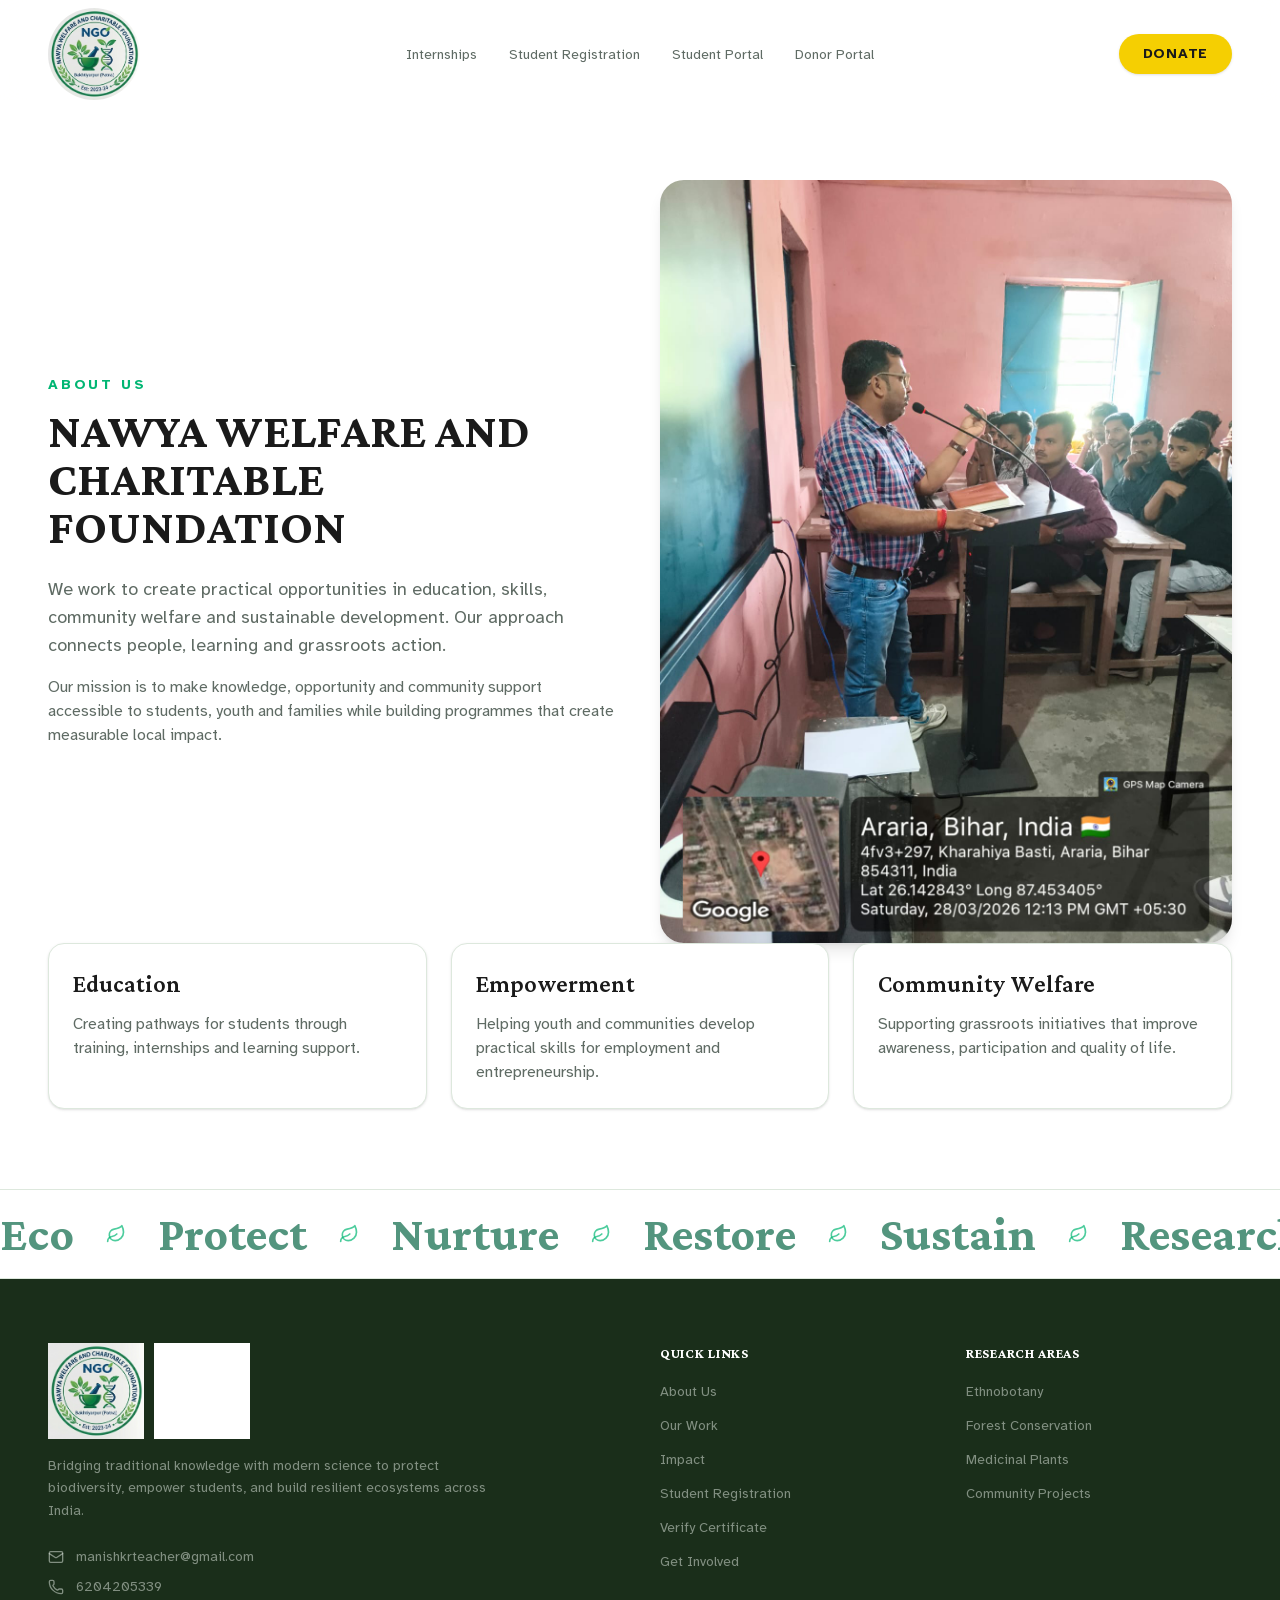
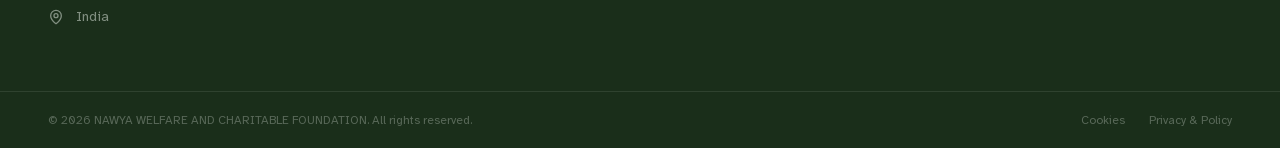
<file: about/index.html>
<!DOCTYPE html><html lang="en" class="h-full antialiased crimson_pro_817fc533-module__r6Keaa__variable atkinson_hyperlegible_b6597021-module__UKgiOa__variable font-sans geist_da832ead-module__aN_Ytq__variable"><head><meta charset="utf-8"><meta name="viewport" content="width=device-width, initial-scale=1"><link rel="preload" href="/_next/static/immutable/media/115e7a2565b70400-s.p.2e5o54q9_b0yk.woff2" as="font" crossorigin="" type="font/woff2"><link rel="preload" href="/_next/static/immutable/media/89ea96820aa96980-s.p.3pskbmi5y11f5.woff2" as="font" crossorigin="" type="font/woff2"><link rel="preload" href="/_next/static/immutable/media/caa3a2e1cccd8315-s.p.0zr6hhvz-h9nw.woff2" as="font" crossorigin="" type="font/woff2"><link rel="preload" href="/_next/static/immutable/media/ed5f1f9bced69653-s.p.2v4ibmotuyxuz.woff2" as="font" crossorigin="" type="font/woff2"><link rel="preload" as="image" imagesrcset="/assets/images/fdlog.jpg 1x, /assets/images/fdlog.jpg 2x"><link rel="preload" as="image" imagesrcset="/assets/images/fdlog.jpg 1x, /assets/images/fdlog.jpg 2x"><link rel="preload" as="image" imagesrcset="/photos/hero-1.jpg 256w, /photos/hero-1.jpg 384w, /photos/hero-1.jpg 640w, /photos/hero-1.jpg 750w, /photos/hero-1.jpg 828w, /photos/hero-1.jpg 1080w, /photos/hero-1.jpg 1200w, /photos/hero-1.jpg 1920w, /photos/hero-1.jpg 2048w, /photos/hero-1.jpg 3840w" imagesizes="(min-width: 1024px) 35vw, (min-width: 640px) 40vw, 60vw"><link rel="preload" as="image" imagesrcset="/photos/hero-2.jpg 256w, /photos/hero-2.jpg 384w, /photos/hero-2.jpg 640w, /photos/hero-2.jpg 750w, /photos/hero-2.jpg 828w, /photos/hero-2.jpg 1080w, /photos/hero-2.jpg 1200w, /photos/hero-2.jpg 1920w, /photos/hero-2.jpg 2048w, /photos/hero-2.jpg 3840w" imagesizes="(min-width: 1024px) 35vw, (min-width: 640px) 40vw, 60vw"><link rel="preload" as="image" imagesrcset="/photos/hero-3.jpg 256w, /photos/hero-3.jpg 384w, /photos/hero-3.jpg 640w, /photos/hero-3.jpg 750w, /photos/hero-3.jpg 828w, /photos/hero-3.jpg 1080w, /photos/hero-3.jpg 1200w, /photos/hero-3.jpg 1920w, /photos/hero-3.jpg 2048w, /photos/hero-3.jpg 3840w" imagesizes="(min-width: 1024px) 35vw, (min-width: 640px) 40vw, 60vw"><link rel="stylesheet" href="/_next/static/immutable/chunks/1xchoatntsuw6.css" data-precedence="next"><link rel="stylesheet" href="/_next/static/immutable/chunks/0qoue1fsbwm-6.css" data-precedence="next"><link rel="stylesheet" href="/_next/static/immutable/chunks/1bch9-5hr80e2.css" data-precedence="next"><link rel="preload" as="script" fetchpriority="low" href="/_next/static/immutable/chunks/0xiannuk_vusq.js"><title>About Us | NAWYA WELFARE AND CHARITABLE FOUNDATION</title><meta name="description" content="Bridging traditional knowledge with modern science. We partner with forest departments, universities, and communities across India to protect biodiversity, empower students, and build resilient ecosystems."><link rel="icon" href="favicon_favicon.1hww8q80hu5fj.ico.ico" sizes="48x48" type="image/x-icon"><meta name="next-size-adjust" content=""><style>header nav>a img:first-child{width:92px!important;height:92px!important;object-fit:contain!important;border-radius:50%!important;background:#fff!important;display:block!important}header nav>a img:nth-child(2){display:none!important}@media(max-width:1023px){header nav>a img:first-child{width:64px!important;height:64px!important}}#mobile-nav{z-index:50}</style><style id="nawya-static-fix">#mobile-nav{z-index:100;position:relative}.nawya-hidden-social{display:none!important}</style></head><body class="min-h-full flex flex-col"><div hidden=""><!--$--><!--/$--></div><a href="#main-content" class="sr-only focus:not-sr-only focus:absolute focus:top-4 focus:left-4 focus:z-50 focus:rounded-lg focus:bg-primary focus:px-4 focus:py-2 focus:text-primary-foreground">Skip to main content</a><header class="sticky top-0 z-40 bg-card/90 backdrop-blur-md"><nav class="mx-auto flex max-w-[1440px] items-center justify-between px-6 pt-2 lg:grid lg:grid-cols-[1fr_auto_1fr] lg:px-12"><a href="/" aria-label="NAWYA WELFARE AND CHARITABLE FOUNDATION — Home" class="flex items-center gap-2 justify-self-start sm:gap-3"><img alt="NAWYA WELFARE AND CHARITABLE FOUNDATION logo" width="92" height="92" decoding="async" data-nimg="1" class="size-20 sm:h-20 sm:w-20 lg:h-[92px] lg:w-[92px]" style="color:transparent" srcset="/assets/images/fdlog.jpg 1x, /assets/images/fdlog.jpg 2x" src="/assets/images/fdlog.jpg"><img alt="NAWYA WELFARE AND CHARITABLE FOUNDATION" width="1940" height="923" decoding="async" data-nimg="1" class="h-16 w-auto sm:h-20 lg:h-24 hidden" style="color:transparent" srcset="/assets/images/fdlog.jpg 1x, /assets/images/fdlog.jpg 2x" src="/assets/images/fdlog.jpg"></a><ul class="hidden items-center justify-center gap-8 lg:flex"><li><a href="/courses/" class="text-sm font-medium text-muted-foreground transition-colors duration-200 hover:text-primary">Internships</a></li><li><a href="/register/" class="text-sm font-medium text-muted-foreground transition-colors duration-200 hover:text-primary">Student Registration</a></li><li><a href="/student/" class="text-sm font-medium text-muted-foreground transition-colors duration-200 hover:text-primary">Student Portal</a></li><li><a href="/donor/" class="text-sm font-medium text-muted-foreground transition-colors duration-200 hover:text-primary">Donor Portal</a></li></ul><a href="/donate/" class="hidden cursor-pointer rounded-full bg-accent px-6 py-2.5 text-sm font-bold uppercase tracking-wider text-accent-foreground shadow-sm transition-all duration-200 hover:scale-[1.03] hover:shadow-md lg:inline-block lg:justify-self-end">Donate</a><div class="lg:hidden"><button aria-expanded="false" aria-controls="mobile-nav" aria-label="Open menu" class="cursor-pointer rounded-lg p-2 text-foreground transition-colors duration-200 hover:bg-muted"><svg xmlns="http://www.w3.org/2000/svg" width="24" height="24" viewBox="0 0 24 24" fill="none" stroke="currentColor" stroke-width="2" stroke-linecap="round" stroke-linejoin="round" class="lucide lucide-menu h-6 w-6" aria-hidden="true"><path d="M4 5h16"></path><path d="M4 12h16"></path><path d="M4 19h16"></path></svg></button></div></nav></header>
<main id="main-content" class="flex-1">
<section class="relative overflow-hidden bg-card">
<div class="mx-auto max-w-[1440px] px-5 py-12 sm:px-8 lg:px-12 lg:py-20">

<div class="grid gap-10 lg:grid-cols-2 lg:items-center">
<div><p class="text-sm font-semibold uppercase tracking-[0.2em] text-primary">About Us</p>
<h1 class="mt-3 font-heading text-5xl font-bold">NAWYA WELFARE AND CHARITABLE FOUNDATION</h1>
<p class="mt-6 text-lg leading-8 text-muted-foreground">We work to create practical opportunities in education, skills, community welfare and sustainable development. Our approach connects people, learning and grassroots action.</p>
<p class="mt-4 text-muted-foreground leading-8">Our mission is to make knowledge, opportunity and community support accessible to students, youth and families while building programmes that create measurable local impact.</p>
</div><img src="../assets/images/team-photo.jpg" class="w-full rounded-3xl object-cover shadow-lg" alt="NAWYA WELFARE AND CHARITABLE FOUNDATION team">
</div>
<div class="mt-16 grid gap-6 md:grid-cols-3">
<article class="overflow-hidden rounded-2xl border border-border bg-card shadow-sm transition-all duration-300 hover:-translate-y-1 hover:shadow-lg"><div class="p-6"><h3 class="font-heading text-2xl font-semibold">Education</h3><p class="mt-3 text-muted-foreground leading-7">Creating pathways for students through training, internships and learning support.</p></div></article><article class="overflow-hidden rounded-2xl border border-border bg-card shadow-sm transition-all duration-300 hover:-translate-y-1 hover:shadow-lg"><div class="p-6"><h3 class="font-heading text-2xl font-semibold">Empowerment</h3><p class="mt-3 text-muted-foreground leading-7">Helping youth and communities develop practical skills for employment and entrepreneurship.</p></div></article><article class="overflow-hidden rounded-2xl border border-border bg-card shadow-sm transition-all duration-300 hover:-translate-y-1 hover:shadow-lg"><div class="p-6"><h3 class="font-heading text-2xl font-semibold">Community Welfare</h3><p class="mt-3 text-muted-foreground leading-7">Supporting grassroots initiatives that improve awareness, participation and quality of life.</p></div></article></div>
</div>
</section>
</main>
<div class="overflow-hidden border-y border-border bg-card py-5"><div class="animate-marquee flex w-max items-center gap-8"><span class="flex items-center gap-8 text-3xl font-bold sm:text-4xl lg:text-5xl"><span class="font-heading text-secondary/70">Eco</span><svg xmlns="http://www.w3.org/2000/svg" width="24" height="24" viewBox="0 0 24 24" fill="none" stroke="currentColor" stroke-width="2" stroke-linecap="round" stroke-linejoin="round" class="lucide lucide-leaf h-5 w-5 text-primary/70" aria-hidden="true"><path d="M11 20A7 7 0 0 1 9.8 6.1C15.5 5 17 4.48 19 2c1 2 2 4.18 2 8 0 5.5-4.78 10-10 10Z"></path><path d="M2 21c0-3 1.85-5.36 5.08-6C9.5 14.52 12 13 13 12"></path></svg></span><span class="flex items-center gap-8 text-3xl font-bold sm:text-4xl lg:text-5xl"><span class="font-heading text-secondary/70">Protect</span><svg xmlns="http://www.w3.org/2000/svg" width="24" height="24" viewBox="0 0 24 24" fill="none" stroke="currentColor" stroke-width="2" stroke-linecap="round" stroke-linejoin="round" class="lucide lucide-leaf h-5 w-5 text-primary/70" aria-hidden="true"><path d="M11 20A7 7 0 0 1 9.8 6.1C15.5 5 17 4.48 19 2c1 2 2 4.18 2 8 0 5.5-4.78 10-10 10Z"></path><path d="M2 21c0-3 1.85-5.36 5.08-6C9.5 14.52 12 13 13 12"></path></svg></span><span class="flex items-center gap-8 text-3xl font-bold sm:text-4xl lg:text-5xl"><span class="font-heading text-secondary/70">Nurture</span><svg xmlns="http://www.w3.org/2000/svg" width="24" height="24" viewBox="0 0 24 24" fill="none" stroke="currentColor" stroke-width="2" stroke-linecap="round" stroke-linejoin="round" class="lucide lucide-leaf h-5 w-5 text-primary/70" aria-hidden="true"><path d="M11 20A7 7 0 0 1 9.8 6.1C15.5 5 17 4.48 19 2c1 2 2 4.18 2 8 0 5.5-4.78 10-10 10Z"></path><path d="M2 21c0-3 1.85-5.36 5.08-6C9.5 14.52 12 13 13 12"></path></svg></span><span class="flex items-center gap-8 text-3xl font-bold sm:text-4xl lg:text-5xl"><span class="font-heading text-secondary/70">Restore</span><svg xmlns="http://www.w3.org/2000/svg" width="24" height="24" viewBox="0 0 24 24" fill="none" stroke="currentColor" stroke-width="2" stroke-linecap="round" stroke-linejoin="round" class="lucide lucide-leaf h-5 w-5 text-primary/70" aria-hidden="true"><path d="M11 20A7 7 0 0 1 9.8 6.1C15.5 5 17 4.48 19 2c1 2 2 4.18 2 8 0 5.5-4.78 10-10 10Z"></path><path d="M2 21c0-3 1.85-5.36 5.08-6C9.5 14.52 12 13 13 12"></path></svg></span><span class="flex items-center gap-8 text-3xl font-bold sm:text-4xl lg:text-5xl"><span class="font-heading text-secondary/70">Sustain</span><svg xmlns="http://www.w3.org/2000/svg" width="24" height="24" viewBox="0 0 24 24" fill="none" stroke="currentColor" stroke-width="2" stroke-linecap="round" stroke-linejoin="round" class="lucide lucide-leaf h-5 w-5 text-primary/70" aria-hidden="true"><path d="M11 20A7 7 0 0 1 9.8 6.1C15.5 5 17 4.48 19 2c1 2 2 4.18 2 8 0 5.5-4.78 10-10 10Z"></path><path d="M2 21c0-3 1.85-5.36 5.08-6C9.5 14.52 12 13 13 12"></path></svg></span><span class="flex items-center gap-8 text-3xl font-bold sm:text-4xl lg:text-5xl"><span class="font-heading text-secondary/70">Research</span><svg xmlns="http://www.w3.org/2000/svg" width="24" height="24" viewBox="0 0 24 24" fill="none" stroke="currentColor" stroke-width="2" stroke-linecap="round" stroke-linejoin="round" class="lucide lucide-leaf h-5 w-5 text-primary/70" aria-hidden="true"><path d="M11 20A7 7 0 0 1 9.8 6.1C15.5 5 17 4.48 19 2c1 2 2 4.18 2 8 0 5.5-4.78 10-10 10Z"></path><path d="M2 21c0-3 1.85-5.36 5.08-6C9.5 14.52 12 13 13 12"></path></svg></span><span class="flex items-center gap-8 text-3xl font-bold sm:text-4xl lg:text-5xl"><span class="font-heading text-secondary/70">Conserve</span><svg xmlns="http://www.w3.org/2000/svg" width="24" height="24" viewBox="0 0 24 24" fill="none" stroke="currentColor" stroke-width="2" stroke-linecap="round" stroke-linejoin="round" class="lucide lucide-leaf h-5 w-5 text-primary/70" aria-hidden="true"><path d="M11 20A7 7 0 0 1 9.8 6.1C15.5 5 17 4.48 19 2c1 2 2 4.18 2 8 0 5.5-4.78 10-10 10Z"></path><path d="M2 21c0-3 1.85-5.36 5.08-6C9.5 14.52 12 13 13 12"></path></svg></span><span class="flex items-center gap-8 text-3xl font-bold sm:text-4xl lg:text-5xl"><span class="font-heading text-secondary/70">Empower</span><svg xmlns="http://www.w3.org/2000/svg" width="24" height="24" viewBox="0 0 24 24" fill="none" stroke="currentColor" stroke-width="2" stroke-linecap="round" stroke-linejoin="round" class="lucide lucide-leaf h-5 w-5 text-primary/70" aria-hidden="true"><path d="M11 20A7 7 0 0 1 9.8 6.1C15.5 5 17 4.48 19 2c1 2 2 4.18 2 8 0 5.5-4.78 10-10 10Z"></path><path d="M2 21c0-3 1.85-5.36 5.08-6C9.5 14.52 12 13 13 12"></path></svg></span><span class="flex items-center gap-8 text-3xl font-bold sm:text-4xl lg:text-5xl"><span class="font-heading text-secondary/70">Eco</span><svg xmlns="http://www.w3.org/2000/svg" width="24" height="24" viewBox="0 0 24 24" fill="none" stroke="currentColor" stroke-width="2" stroke-linecap="round" stroke-linejoin="round" class="lucide lucide-leaf h-5 w-5 text-primary/70" aria-hidden="true"><path d="M11 20A7 7 0 0 1 9.8 6.1C15.5 5 17 4.48 19 2c1 2 2 4.18 2 8 0 5.5-4.78 10-10 10Z"></path><path d="M2 21c0-3 1.85-5.36 5.08-6C9.5 14.52 12 13 13 12"></path></svg></span><span class="flex items-center gap-8 text-3xl font-bold sm:text-4xl lg:text-5xl"><span class="font-heading text-secondary/70">Protect</span><svg xmlns="http://www.w3.org/2000/svg" width="24" height="24" viewBox="0 0 24 24" fill="none" stroke="currentColor" stroke-width="2" stroke-linecap="round" stroke-linejoin="round" class="lucide lucide-leaf h-5 w-5 text-primary/70" aria-hidden="true"><path d="M11 20A7 7 0 0 1 9.8 6.1C15.5 5 17 4.48 19 2c1 2 2 4.18 2 8 0 5.5-4.78 10-10 10Z"></path><path d="M2 21c0-3 1.85-5.36 5.08-6C9.5 14.52 12 13 13 12"></path></svg></span><span class="flex items-center gap-8 text-3xl font-bold sm:text-4xl lg:text-5xl"><span class="font-heading text-secondary/70">Nurture</span><svg xmlns="http://www.w3.org/2000/svg" width="24" height="24" viewBox="0 0 24 24" fill="none" stroke="currentColor" stroke-width="2" stroke-linecap="round" stroke-linejoin="round" class="lucide lucide-leaf h-5 w-5 text-primary/70" aria-hidden="true"><path d="M11 20A7 7 0 0 1 9.8 6.1C15.5 5 17 4.48 19 2c1 2 2 4.18 2 8 0 5.5-4.78 10-10 10Z"></path><path d="M2 21c0-3 1.85-5.36 5.08-6C9.5 14.52 12 13 13 12"></path></svg></span><span class="flex items-center gap-8 text-3xl font-bold sm:text-4xl lg:text-5xl"><span class="font-heading text-secondary/70">Restore</span><svg xmlns="http://www.w3.org/2000/svg" width="24" height="24" viewBox="0 0 24 24" fill="none" stroke="currentColor" stroke-width="2" stroke-linecap="round" stroke-linejoin="round" class="lucide lucide-leaf h-5 w-5 text-primary/70" aria-hidden="true"><path d="M11 20A7 7 0 0 1 9.8 6.1C15.5 5 17 4.48 19 2c1 2 2 4.18 2 8 0 5.5-4.78 10-10 10Z"></path><path d="M2 21c0-3 1.85-5.36 5.08-6C9.5 14.52 12 13 13 12"></path></svg></span><span class="flex items-center gap-8 text-3xl font-bold sm:text-4xl lg:text-5xl"><span class="font-heading text-secondary/70">Sustain</span><svg xmlns="http://www.w3.org/2000/svg" width="24" height="24" viewBox="0 0 24 24" fill="none" stroke="currentColor" stroke-width="2" stroke-linecap="round" stroke-linejoin="round" class="lucide lucide-leaf h-5 w-5 text-primary/70" aria-hidden="true"><path d="M11 20A7 7 0 0 1 9.8 6.1C15.5 5 17 4.48 19 2c1 2 2 4.18 2 8 0 5.5-4.78 10-10 10Z"></path><path d="M2 21c0-3 1.85-5.36 5.08-6C9.5 14.52 12 13 13 12"></path></svg></span><span class="flex items-center gap-8 text-3xl font-bold sm:text-4xl lg:text-5xl"><span class="font-heading text-secondary/70">Research</span><svg xmlns="http://www.w3.org/2000/svg" width="24" height="24" viewBox="0 0 24 24" fill="none" stroke="currentColor" stroke-width="2" stroke-linecap="round" stroke-linejoin="round" class="lucide lucide-leaf h-5 w-5 text-primary/70" aria-hidden="true"><path d="M11 20A7 7 0 0 1 9.8 6.1C15.5 5 17 4.48 19 2c1 2 2 4.18 2 8 0 5.5-4.78 10-10 10Z"></path><path d="M2 21c0-3 1.85-5.36 5.08-6C9.5 14.52 12 13 13 12"></path></svg></span><span class="flex items-center gap-8 text-3xl font-bold sm:text-4xl lg:text-5xl"><span class="font-heading text-secondary/70">Conserve</span><svg xmlns="http://www.w3.org/2000/svg" width="24" height="24" viewBox="0 0 24 24" fill="none" stroke="currentColor" stroke-width="2" stroke-linecap="round" stroke-linejoin="round" class="lucide lucide-leaf h-5 w-5 text-primary/70" aria-hidden="true"><path d="M11 20A7 7 0 0 1 9.8 6.1C15.5 5 17 4.48 19 2c1 2 2 4.18 2 8 0 5.5-4.78 10-10 10Z"></path><path d="M2 21c0-3 1.85-5.36 5.08-6C9.5 14.52 12 13 13 12"></path></svg></span><span class="flex items-center gap-8 text-3xl font-bold sm:text-4xl lg:text-5xl"><span class="font-heading text-secondary/70">Empower</span><svg xmlns="http://www.w3.org/2000/svg" width="24" height="24" viewBox="0 0 24 24" fill="none" stroke="currentColor" stroke-width="2" stroke-linecap="round" stroke-linejoin="round" class="lucide lucide-leaf h-5 w-5 text-primary/70" aria-hidden="true"><path d="M11 20A7 7 0 0 1 9.8 6.1C15.5 5 17 4.48 19 2c1 2 2 4.18 2 8 0 5.5-4.78 10-10 10Z"></path><path d="M2 21c0-3 1.85-5.36 5.08-6C9.5 14.52 12 13 13 12"></path></svg></span></div></div><footer class="bg-dark"><div class="mx-auto max-w-[1440px] px-5 py-14 sm:px-8 lg:px-12 lg:py-16"><div class="grid gap-10 md:grid-cols-2 lg:grid-cols-4"><div class="lg:col-span-2"><div class="mb-4 flex items-center gap-2.5"><img alt="NAWYA WELFARE AND CHARITABLE FOUNDATION logo" loading="lazy" width="112" height="112" decoding="async" data-nimg="1" class="size-24" style="color:transparent" srcset="/assets/images/fdlog.jpg 1x, /assets/images/fdlog.jpg 2x" src="/assets/images/fdlog.jpg"><img alt="NAWYA WELFARE AND CHARITABLE FOUNDATION" loading="lazy" width="1910" height="823" decoding="async" data-nimg="1" class="h-24 w-auto brightness-0 invert" style="color:transparent" srcset="/assets/images/fdlog.jpg 1x, /assets/images/fdlog.jpg 2x" src="/assets/images/fdlog.jpg"></div><p class="mb-6 max-w-md text-sm leading-relaxed text-dark-foreground/50">Bridging traditional knowledge with modern science to protect biodiversity, empower students, and build resilient ecosystems across India.</p><div class="flex flex-col gap-2.5"><div class="flex items-center gap-3 text-sm text-dark-foreground/50"><svg xmlns="http://www.w3.org/2000/svg" width="24" height="24" viewBox="0 0 24 24" fill="none" stroke="currentColor" stroke-width="2" stroke-linecap="round" stroke-linejoin="round" class="lucide lucide-mail h-4 w-4 shrink-0" aria-hidden="true"><path d="m22 7-8.991 5.727a2 2 0 0 1-2.009 0L2 7"></path><rect x="2" y="4" width="20" height="16" rx="2"></rect></svg><span>manishkrteacher@gmail.com</span></div><div class="flex items-center gap-3 text-sm text-dark-foreground/50"><svg xmlns="http://www.w3.org/2000/svg" width="24" height="24" viewBox="0 0 24 24" fill="none" stroke="currentColor" stroke-width="2" stroke-linecap="round" stroke-linejoin="round" class="lucide lucide-phone h-4 w-4 shrink-0" aria-hidden="true"><path d="M13.832 16.568a1 1 0 0 0 1.213-.303l.355-.465A2 2 0 0 1 17 15h3a2 2 0 0 1 2 2v3a2 2 0 0 1-2 2A18 18 0 0 1 2 4a2 2 0 0 1 2-2h3a2 2 0 0 1 2 2v3a2 2 0 0 1-.8 1.6l-.468.351a1 1 0 0 0-.292 1.233 14 14 0 0 0 6.392 6.384"></path></svg><span>6204205339</span></div><div class="flex items-center gap-3 text-sm text-dark-foreground/50"><svg xmlns="http://www.w3.org/2000/svg" width="24" height="24" viewBox="0 0 24 24" fill="none" stroke="currentColor" stroke-width="2" stroke-linecap="round" stroke-linejoin="round" class="lucide lucide-map-pin h-4 w-4 shrink-0" aria-hidden="true"><path d="M20 10c0 4.993-5.539 10.193-7.399 11.799a1 1 0 0 1-1.202 0C9.539 20.193 4 14.993 4 10a8 8 0 0 1 16 0"></path><circle cx="12" cy="10" r="3"></circle></svg><span>India</span></div></div></div><div><h3 class="mb-4 text-sm font-bold uppercase tracking-wider text-card">Quick Links</h3><ul class="flex flex-col gap-2.5"><li><a href="#mission" class="text-sm text-dark-foreground/50 transition-colors duration-200 hover:text-primary">About Us</a></li><li><a href="#work-areas" class="text-sm text-dark-foreground/50 transition-colors duration-200 hover:text-primary">Our Work</a></li><li><a href="#impact" class="text-sm text-dark-foreground/50 transition-colors duration-200 hover:text-primary">Impact</a></li><li><a href="/register/" class="text-sm text-dark-foreground/50 transition-colors duration-200 hover:text-primary">Student Registration</a></li><li><a href="/verify/" class="text-sm text-dark-foreground/50 transition-colors duration-200 hover:text-primary">Verify Certificate</a></li><li><a href="#get-involved" class="text-sm text-dark-foreground/50 transition-colors duration-200 hover:text-primary">Get Involved</a></li></ul></div><div><h3 class="mb-4 text-sm font-bold uppercase tracking-wider text-card">Research Areas</h3><ul class="flex flex-col gap-2.5"><li><a href="#work-areas" class="text-sm text-dark-foreground/50 transition-colors duration-200 hover:text-primary">Ethnobotany</a></li><li><a href="#work-areas" class="text-sm text-dark-foreground/50 transition-colors duration-200 hover:text-primary">Forest Conservation</a></li><li><a href="#work-areas" class="text-sm text-dark-foreground/50 transition-colors duration-200 hover:text-primary">Medicinal Plants</a></li><li><a href="#work-areas" class="text-sm text-dark-foreground/50 transition-colors duration-200 hover:text-primary">Community Projects</a></li></ul></div></div></div><div class="border-t border-dark-foreground/10"><div class="mx-auto flex max-w-[1440px] flex-col items-center justify-between gap-3 px-5 py-5 sm:flex-row sm:px-8 lg:px-12"><p class="text-xs text-dark-foreground/30">© <!-- -->2026<!-- --> NAWYA WELFARE AND CHARITABLE FOUNDATION. All rights reserved.</p><div class="flex gap-6"><a href="#" class="text-xs text-dark-foreground/30 transition-colors duration-200 hover:text-primary">Cookies</a><a href="#" class="text-xs text-dark-foreground/30 transition-colors duration-200 hover:text-primary">Privacy &amp; Policy</a></div></div></div></footer><!--$--><!--/$--><script>
(function(){
  const KEY='nawyaWelfareData';
  // Keep this static export on the current page. No timed redirect is used.
  // Build the mobile navigation because the captured site did not include the React menu runtime.
  const header=document.querySelector('header');
  const nav=document.querySelector('header nav');
  const mobileBtn=header?.querySelector('button[aria-controls=\"mobile-nav\"]');
  if(header && nav && mobileBtn && !document.getElementById('mobile-nav')){
    const panel=document.createElement('div'); panel.id='mobile-nav';
    panel.className='lg:hidden border-t border-border bg-card px-6 py-4';
    panel.style.display='none';
    panel.innerHTML='<div class=\"flex flex-col gap-2\"><a class=\"rounded-lg px-3 py-3 hover:bg-muted\" href=\"/courses/\">Internships</a><a class=\"rounded-lg px-3 py-3 hover:bg-muted\" href=\"/register/\">Student Registration</a><a class=\"rounded-lg px-3 py-3 hover:bg-muted\" href=\"/student/\">Student Portal</a><a class=\"rounded-lg px-3 py-3 hover:bg-muted\" href=\"/donor/\">Donor Portal</a><a class=\"rounded-lg px-3 py-3 hover:bg-muted\" href=\"/donate/\">Donate</a></div>';
    header.appendChild(panel);
  }

  const get=()=>{try{return JSON.parse(localStorage.getItem(KEY)||'{}')}catch(e){return {}}};
  const set=d=>localStorage.setItem(KEY,JSON.stringify(d));
  const val=(el)=>el ? (el.value||'').trim() : '';
  const route=location.pathname.replace(/\\/g,'/');
  // Make all captured navigation work consistently on a static web server.
  document.querySelectorAll('a[href]').forEach(a=>{
    const h=a.getAttribute('href');
    if(!h) return;
    const map={'/courses':'/courses/','/register':'/register/','/student':'/student/','/donor':'/donor/','/donate':'/donate/','/about':'/about/','/impact':'/impact/','/contact':'/contact/','/verify':'/verify/'};
    if(map[h]) a.setAttribute('href',map[h]);
  });
  // Robust mobile menu for the captured static pages.
  const buttons=[...document.querySelectorAll('header button')];
  buttons.forEach(btn=>{
    if(btn.dataset.nawaBound) return; btn.dataset.nawaBound='1';
    btn.addEventListener('click',()=>{
      const nav=document.getElementById('mobile-nav') || document.querySelector('header + div');
      if(!nav) return;
      const hidden=nav.classList.contains('hidden');
      nav.classList.toggle('hidden',!hidden);
      nav.style.display=hidden?'block':'none';
      btn.setAttribute('aria-expanded',String(hidden));
    });
  });
  const forms=[...document.querySelectorAll('form')];
  forms.forEach(form=>{
    form.addEventListener('submit',function(ev){
      ev.preventDefault();
      const inputs=[...form.querySelectorAll('input,select,textarea')];
      const data=get();
      const values=inputs.map(i=>val(i));
      if(route.includes('/register')){
        const email=values.find((v,i)=>inputs[i].type==='email')||'';
        if(!email){alert('Please enter your email.');return;}
        data.student={email,name:values[0]||'',phone:values[2]||'',program:values[6]||''};
        set(data); alert('Registration submitted successfully. Your student details are saved on this device.'); form.reset();
      } else if(route.includes('/student')){
        const email=values.find((v,i)=>inputs[i].type==='email')||'';
        if(!email){alert('Please enter your email.');return;}
        if(!data.student || data.student.email.toLowerCase()!==email.toLowerCase()){alert('Student account not found on this device. Please register first.');return;}
        location.href='/student/dashboard.html';
      } else if(route.includes('/donor') && !route.includes('dashboard')){
        const email=values.find((v,i)=>inputs[i].type==='email')||'';
        if(!email){alert('Please enter your email.');return;}
        data.donor={email,name:values[0]||''}; set(data); location.href='/donor/dashboard.html';
      } else if(route.includes('/donate')){
        const email=values.find((v,i)=>inputs[i].type==='email')||'';
        const amount=values.find(v=>/^\d+(\.\d+)?$/.test(v))||'';
        if(!email||!amount){alert('Please enter email and donation amount.');return;}
        data.donations=data.donations||[]; const id='NWF-'+Date.now().toString().slice(-8); data.donations.push({id,email,amount,date:new Date().toLocaleString()}); set(data);
        alert('Donation request saved. Donation ID: '+id+'\nConnect your payment gateway to accept live payments.');
      } else if(route.includes('/contact')){
        data.messages=data.messages||[]; data.messages.push({name:values[0]||'',email:values[1]||'',subject:values[2]||'',message:values[3]||'',date:new Date().toLocaleString()}); set(data); alert('Thank you! Your message has been saved successfully.'); form.reset();
      } else if(route.includes('/verify')){
        const c=document.getElementById('cert'); const result=document.getElementById('result');
        if(!val(c)){if(result)result.textContent='Please enter a certificate number.';return;}
        if(result) result.textContent='Verification request received for: '+val(c);
      }
    });
  });
})();
</script></body></html>
</file>
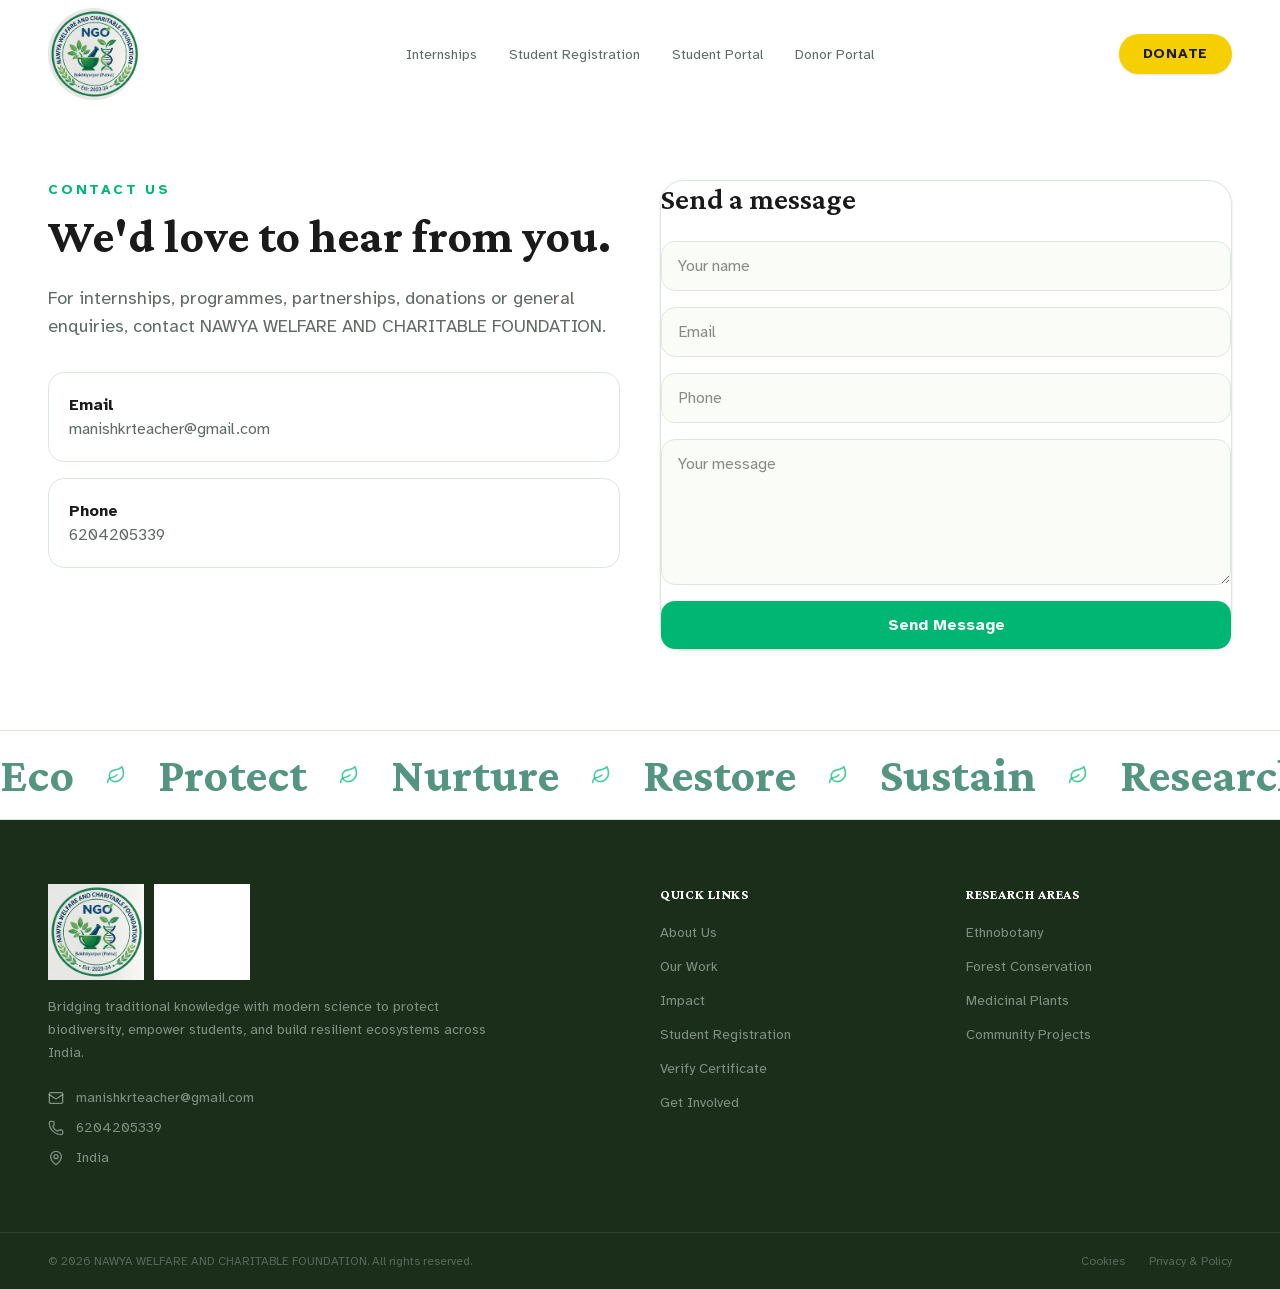
<file: contact/index.html>
<!DOCTYPE html><html lang="en" class="h-full antialiased crimson_pro_817fc533-module__r6Keaa__variable atkinson_hyperlegible_b6597021-module__UKgiOa__variable font-sans geist_da832ead-module__aN_Ytq__variable"><head><meta charset="utf-8"><meta name="viewport" content="width=device-width, initial-scale=1"><link rel="preload" href="/_next/static/immutable/media/115e7a2565b70400-s.p.2e5o54q9_b0yk.woff2" as="font" crossorigin="" type="font/woff2"><link rel="preload" href="/_next/static/immutable/media/89ea96820aa96980-s.p.3pskbmi5y11f5.woff2" as="font" crossorigin="" type="font/woff2"><link rel="preload" href="/_next/static/immutable/media/caa3a2e1cccd8315-s.p.0zr6hhvz-h9nw.woff2" as="font" crossorigin="" type="font/woff2"><link rel="preload" href="/_next/static/immutable/media/ed5f1f9bced69653-s.p.2v4ibmotuyxuz.woff2" as="font" crossorigin="" type="font/woff2"><link rel="preload" as="image" imagesrcset="/assets/images/fdlog.jpg 1x, /assets/images/fdlog.jpg 2x"><link rel="preload" as="image" imagesrcset="/assets/images/fdlog.jpg 1x, /assets/images/fdlog.jpg 2x"><link rel="preload" as="image" imagesrcset="/photos/hero-1.jpg 256w, /photos/hero-1.jpg 384w, /photos/hero-1.jpg 640w, /photos/hero-1.jpg 750w, /photos/hero-1.jpg 828w, /photos/hero-1.jpg 1080w, /photos/hero-1.jpg 1200w, /photos/hero-1.jpg 1920w, /photos/hero-1.jpg 2048w, /photos/hero-1.jpg 3840w" imagesizes="(min-width: 1024px) 35vw, (min-width: 640px) 40vw, 60vw"><link rel="preload" as="image" imagesrcset="/photos/hero-2.jpg 256w, /photos/hero-2.jpg 384w, /photos/hero-2.jpg 640w, /photos/hero-2.jpg 750w, /photos/hero-2.jpg 828w, /photos/hero-2.jpg 1080w, /photos/hero-2.jpg 1200w, /photos/hero-2.jpg 1920w, /photos/hero-2.jpg 2048w, /photos/hero-2.jpg 3840w" imagesizes="(min-width: 1024px) 35vw, (min-width: 640px) 40vw, 60vw"><link rel="preload" as="image" imagesrcset="/photos/hero-3.jpg 256w, /photos/hero-3.jpg 384w, /photos/hero-3.jpg 640w, /photos/hero-3.jpg 750w, /photos/hero-3.jpg 828w, /photos/hero-3.jpg 1080w, /photos/hero-3.jpg 1200w, /photos/hero-3.jpg 1920w, /photos/hero-3.jpg 2048w, /photos/hero-3.jpg 3840w" imagesizes="(min-width: 1024px) 35vw, (min-width: 640px) 40vw, 60vw"><link rel="stylesheet" href="/_next/static/immutable/chunks/1xchoatntsuw6.css" data-precedence="next"><link rel="stylesheet" href="/_next/static/immutable/chunks/0qoue1fsbwm-6.css" data-precedence="next"><link rel="stylesheet" href="/_next/static/immutable/chunks/1bch9-5hr80e2.css" data-precedence="next"><link rel="preload" as="script" fetchpriority="low" href="/_next/static/immutable/chunks/0xiannuk_vusq.js"><title>Contact Us | NAWYA WELFARE AND CHARITABLE FOUNDATION</title><meta name="description" content="Bridging traditional knowledge with modern science. We partner with forest departments, universities, and communities across India to protect biodiversity, empower students, and build resilient ecosystems."><link rel="icon" href="favicon_favicon.1hww8q80hu5fj.ico.ico" sizes="48x48" type="image/x-icon"><meta name="next-size-adjust" content=""><style>header nav>a img:first-child{width:92px!important;height:92px!important;object-fit:contain!important;border-radius:50%!important;background:#fff!important;display:block!important}header nav>a img:nth-child(2){display:none!important}@media(max-width:1023px){header nav>a img:first-child{width:64px!important;height:64px!important}}#mobile-nav{z-index:50}</style><style id="nawya-static-fix">#mobile-nav{z-index:100;position:relative}.nawya-hidden-social{display:none!important}</style></head><body class="min-h-full flex flex-col"><div hidden=""><!--$--><!--/$--></div><a href="#main-content" class="sr-only focus:not-sr-only focus:absolute focus:top-4 focus:left-4 focus:z-50 focus:rounded-lg focus:bg-primary focus:px-4 focus:py-2 focus:text-primary-foreground">Skip to main content</a><header class="sticky top-0 z-40 bg-card/90 backdrop-blur-md"><nav class="mx-auto flex max-w-[1440px] items-center justify-between px-6 pt-2 lg:grid lg:grid-cols-[1fr_auto_1fr] lg:px-12"><a href="/" aria-label="NAWYA WELFARE AND CHARITABLE FOUNDATION — Home" class="flex items-center gap-2 justify-self-start sm:gap-3"><img alt="NAWYA WELFARE AND CHARITABLE FOUNDATION logo" width="92" height="92" decoding="async" data-nimg="1" class="size-20 sm:h-20 sm:w-20 lg:h-[92px] lg:w-[92px]" style="color:transparent" srcset="/assets/images/fdlog.jpg 1x, /assets/images/fdlog.jpg 2x" src="/assets/images/fdlog.jpg"><img alt="NAWYA WELFARE AND CHARITABLE FOUNDATION" width="1940" height="923" decoding="async" data-nimg="1" class="h-16 w-auto sm:h-20 lg:h-24 hidden" style="color:transparent" srcset="/assets/images/fdlog.jpg 1x, /assets/images/fdlog.jpg 2x" src="/assets/images/fdlog.jpg"></a><ul class="hidden items-center justify-center gap-8 lg:flex"><li><a href="/courses/" class="text-sm font-medium text-muted-foreground transition-colors duration-200 hover:text-primary">Internships</a></li><li><a href="/register/" class="text-sm font-medium text-muted-foreground transition-colors duration-200 hover:text-primary">Student Registration</a></li><li><a href="/student/" class="text-sm font-medium text-muted-foreground transition-colors duration-200 hover:text-primary">Student Portal</a></li><li><a href="/donor/" class="text-sm font-medium text-muted-foreground transition-colors duration-200 hover:text-primary">Donor Portal</a></li></ul><a href="/donate/" class="hidden cursor-pointer rounded-full bg-accent px-6 py-2.5 text-sm font-bold uppercase tracking-wider text-accent-foreground shadow-sm transition-all duration-200 hover:scale-[1.03] hover:shadow-md lg:inline-block lg:justify-self-end">Donate</a><div class="lg:hidden"><button aria-expanded="false" aria-controls="mobile-nav" aria-label="Open menu" class="cursor-pointer rounded-lg p-2 text-foreground transition-colors duration-200 hover:bg-muted"><svg xmlns="http://www.w3.org/2000/svg" width="24" height="24" viewBox="0 0 24 24" fill="none" stroke="currentColor" stroke-width="2" stroke-linecap="round" stroke-linejoin="round" class="lucide lucide-menu h-6 w-6" aria-hidden="true"><path d="M4 5h16"></path><path d="M4 12h16"></path><path d="M4 19h16"></path></svg></button></div></nav></header>
<main id="main-content" class="flex-1">
<section class="relative overflow-hidden bg-card">
<div class="mx-auto max-w-[1440px] px-5 py-12 sm:px-8 lg:px-12 lg:py-20">

<div class="grid gap-10 lg:grid-cols-2">
<div><p class="text-sm font-semibold uppercase tracking-[0.2em] text-primary">Contact Us</p>
<h1 class="mt-3 font-heading text-5xl font-bold">We'd love to hear from you.</h1>
<p class="mt-6 text-lg leading-8 text-muted-foreground">For internships, programmes, partnerships, donations or general enquiries, contact NAWYA WELFARE AND CHARITABLE FOUNDATION.</p>
<div class="mt-8 space-y-4"><a class="block rounded-2xl border border-border p-5 hover:border-primary" href="mailto:manishkrteacher@gmail.com"><strong>Email</strong><br><span class="text-muted-foreground">manishkrteacher@gmail.com</span></a><a class="block rounded-2xl border border-border p-5 hover:border-primary" href="tel:6204205339"><strong>Phone</strong><br><span class="text-muted-foreground">6204205339</span></a></div>
</div>
<div class="rounded-3xl border border-border bg-card p-7 shadow-sm"><h2 class="font-heading text-3xl font-semibold">Send a message</h2>
<form class="mt-6 grid gap-4" onsubmit="event.preventDefault(); alert('Thank you! Your message form is ready to connect with email/backend.');"><input required class="rounded-xl border border-border bg-background px-4 py-3" placeholder="Your name"><input required type="email" class="rounded-xl border border-border bg-background px-4 py-3" placeholder="Email"><input class="rounded-xl border border-border bg-background px-4 py-3" placeholder="Phone"><textarea required rows="5" class="rounded-xl border border-border bg-background px-4 py-3" placeholder="Your message"></textarea><button class="rounded-xl bg-primary px-5 py-3 font-semibold text-primary-foreground">Send Message</button></form></div>
</div>

</div>
</section>
</main>
<div class="overflow-hidden border-y border-border bg-card py-5"><div class="animate-marquee flex w-max items-center gap-8"><span class="flex items-center gap-8 text-3xl font-bold sm:text-4xl lg:text-5xl"><span class="font-heading text-secondary/70">Eco</span><svg xmlns="http://www.w3.org/2000/svg" width="24" height="24" viewBox="0 0 24 24" fill="none" stroke="currentColor" stroke-width="2" stroke-linecap="round" stroke-linejoin="round" class="lucide lucide-leaf h-5 w-5 text-primary/70" aria-hidden="true"><path d="M11 20A7 7 0 0 1 9.8 6.1C15.5 5 17 4.48 19 2c1 2 2 4.18 2 8 0 5.5-4.78 10-10 10Z"></path><path d="M2 21c0-3 1.85-5.36 5.08-6C9.5 14.52 12 13 13 12"></path></svg></span><span class="flex items-center gap-8 text-3xl font-bold sm:text-4xl lg:text-5xl"><span class="font-heading text-secondary/70">Protect</span><svg xmlns="http://www.w3.org/2000/svg" width="24" height="24" viewBox="0 0 24 24" fill="none" stroke="currentColor" stroke-width="2" stroke-linecap="round" stroke-linejoin="round" class="lucide lucide-leaf h-5 w-5 text-primary/70" aria-hidden="true"><path d="M11 20A7 7 0 0 1 9.8 6.1C15.5 5 17 4.48 19 2c1 2 2 4.18 2 8 0 5.5-4.78 10-10 10Z"></path><path d="M2 21c0-3 1.85-5.36 5.08-6C9.5 14.52 12 13 13 12"></path></svg></span><span class="flex items-center gap-8 text-3xl font-bold sm:text-4xl lg:text-5xl"><span class="font-heading text-secondary/70">Nurture</span><svg xmlns="http://www.w3.org/2000/svg" width="24" height="24" viewBox="0 0 24 24" fill="none" stroke="currentColor" stroke-width="2" stroke-linecap="round" stroke-linejoin="round" class="lucide lucide-leaf h-5 w-5 text-primary/70" aria-hidden="true"><path d="M11 20A7 7 0 0 1 9.8 6.1C15.5 5 17 4.48 19 2c1 2 2 4.18 2 8 0 5.5-4.78 10-10 10Z"></path><path d="M2 21c0-3 1.85-5.36 5.08-6C9.5 14.52 12 13 13 12"></path></svg></span><span class="flex items-center gap-8 text-3xl font-bold sm:text-4xl lg:text-5xl"><span class="font-heading text-secondary/70">Restore</span><svg xmlns="http://www.w3.org/2000/svg" width="24" height="24" viewBox="0 0 24 24" fill="none" stroke="currentColor" stroke-width="2" stroke-linecap="round" stroke-linejoin="round" class="lucide lucide-leaf h-5 w-5 text-primary/70" aria-hidden="true"><path d="M11 20A7 7 0 0 1 9.8 6.1C15.5 5 17 4.48 19 2c1 2 2 4.18 2 8 0 5.5-4.78 10-10 10Z"></path><path d="M2 21c0-3 1.85-5.36 5.08-6C9.5 14.52 12 13 13 12"></path></svg></span><span class="flex items-center gap-8 text-3xl font-bold sm:text-4xl lg:text-5xl"><span class="font-heading text-secondary/70">Sustain</span><svg xmlns="http://www.w3.org/2000/svg" width="24" height="24" viewBox="0 0 24 24" fill="none" stroke="currentColor" stroke-width="2" stroke-linecap="round" stroke-linejoin="round" class="lucide lucide-leaf h-5 w-5 text-primary/70" aria-hidden="true"><path d="M11 20A7 7 0 0 1 9.8 6.1C15.5 5 17 4.48 19 2c1 2 2 4.18 2 8 0 5.5-4.78 10-10 10Z"></path><path d="M2 21c0-3 1.85-5.36 5.08-6C9.5 14.52 12 13 13 12"></path></svg></span><span class="flex items-center gap-8 text-3xl font-bold sm:text-4xl lg:text-5xl"><span class="font-heading text-secondary/70">Research</span><svg xmlns="http://www.w3.org/2000/svg" width="24" height="24" viewBox="0 0 24 24" fill="none" stroke="currentColor" stroke-width="2" stroke-linecap="round" stroke-linejoin="round" class="lucide lucide-leaf h-5 w-5 text-primary/70" aria-hidden="true"><path d="M11 20A7 7 0 0 1 9.8 6.1C15.5 5 17 4.48 19 2c1 2 2 4.18 2 8 0 5.5-4.78 10-10 10Z"></path><path d="M2 21c0-3 1.85-5.36 5.08-6C9.5 14.52 12 13 13 12"></path></svg></span><span class="flex items-center gap-8 text-3xl font-bold sm:text-4xl lg:text-5xl"><span class="font-heading text-secondary/70">Conserve</span><svg xmlns="http://www.w3.org/2000/svg" width="24" height="24" viewBox="0 0 24 24" fill="none" stroke="currentColor" stroke-width="2" stroke-linecap="round" stroke-linejoin="round" class="lucide lucide-leaf h-5 w-5 text-primary/70" aria-hidden="true"><path d="M11 20A7 7 0 0 1 9.8 6.1C15.5 5 17 4.48 19 2c1 2 2 4.18 2 8 0 5.5-4.78 10-10 10Z"></path><path d="M2 21c0-3 1.85-5.36 5.08-6C9.5 14.52 12 13 13 12"></path></svg></span><span class="flex items-center gap-8 text-3xl font-bold sm:text-4xl lg:text-5xl"><span class="font-heading text-secondary/70">Empower</span><svg xmlns="http://www.w3.org/2000/svg" width="24" height="24" viewBox="0 0 24 24" fill="none" stroke="currentColor" stroke-width="2" stroke-linecap="round" stroke-linejoin="round" class="lucide lucide-leaf h-5 w-5 text-primary/70" aria-hidden="true"><path d="M11 20A7 7 0 0 1 9.8 6.1C15.5 5 17 4.48 19 2c1 2 2 4.18 2 8 0 5.5-4.78 10-10 10Z"></path><path d="M2 21c0-3 1.85-5.36 5.08-6C9.5 14.52 12 13 13 12"></path></svg></span><span class="flex items-center gap-8 text-3xl font-bold sm:text-4xl lg:text-5xl"><span class="font-heading text-secondary/70">Eco</span><svg xmlns="http://www.w3.org/2000/svg" width="24" height="24" viewBox="0 0 24 24" fill="none" stroke="currentColor" stroke-width="2" stroke-linecap="round" stroke-linejoin="round" class="lucide lucide-leaf h-5 w-5 text-primary/70" aria-hidden="true"><path d="M11 20A7 7 0 0 1 9.8 6.1C15.5 5 17 4.48 19 2c1 2 2 4.18 2 8 0 5.5-4.78 10-10 10Z"></path><path d="M2 21c0-3 1.85-5.36 5.08-6C9.5 14.52 12 13 13 12"></path></svg></span><span class="flex items-center gap-8 text-3xl font-bold sm:text-4xl lg:text-5xl"><span class="font-heading text-secondary/70">Protect</span><svg xmlns="http://www.w3.org/2000/svg" width="24" height="24" viewBox="0 0 24 24" fill="none" stroke="currentColor" stroke-width="2" stroke-linecap="round" stroke-linejoin="round" class="lucide lucide-leaf h-5 w-5 text-primary/70" aria-hidden="true"><path d="M11 20A7 7 0 0 1 9.8 6.1C15.5 5 17 4.48 19 2c1 2 2 4.18 2 8 0 5.5-4.78 10-10 10Z"></path><path d="M2 21c0-3 1.85-5.36 5.08-6C9.5 14.52 12 13 13 12"></path></svg></span><span class="flex items-center gap-8 text-3xl font-bold sm:text-4xl lg:text-5xl"><span class="font-heading text-secondary/70">Nurture</span><svg xmlns="http://www.w3.org/2000/svg" width="24" height="24" viewBox="0 0 24 24" fill="none" stroke="currentColor" stroke-width="2" stroke-linecap="round" stroke-linejoin="round" class="lucide lucide-leaf h-5 w-5 text-primary/70" aria-hidden="true"><path d="M11 20A7 7 0 0 1 9.8 6.1C15.5 5 17 4.48 19 2c1 2 2 4.18 2 8 0 5.5-4.78 10-10 10Z"></path><path d="M2 21c0-3 1.85-5.36 5.08-6C9.5 14.52 12 13 13 12"></path></svg></span><span class="flex items-center gap-8 text-3xl font-bold sm:text-4xl lg:text-5xl"><span class="font-heading text-secondary/70">Restore</span><svg xmlns="http://www.w3.org/2000/svg" width="24" height="24" viewBox="0 0 24 24" fill="none" stroke="currentColor" stroke-width="2" stroke-linecap="round" stroke-linejoin="round" class="lucide lucide-leaf h-5 w-5 text-primary/70" aria-hidden="true"><path d="M11 20A7 7 0 0 1 9.8 6.1C15.5 5 17 4.48 19 2c1 2 2 4.18 2 8 0 5.5-4.78 10-10 10Z"></path><path d="M2 21c0-3 1.85-5.36 5.08-6C9.5 14.52 12 13 13 12"></path></svg></span><span class="flex items-center gap-8 text-3xl font-bold sm:text-4xl lg:text-5xl"><span class="font-heading text-secondary/70">Sustain</span><svg xmlns="http://www.w3.org/2000/svg" width="24" height="24" viewBox="0 0 24 24" fill="none" stroke="currentColor" stroke-width="2" stroke-linecap="round" stroke-linejoin="round" class="lucide lucide-leaf h-5 w-5 text-primary/70" aria-hidden="true"><path d="M11 20A7 7 0 0 1 9.8 6.1C15.5 5 17 4.48 19 2c1 2 2 4.18 2 8 0 5.5-4.78 10-10 10Z"></path><path d="M2 21c0-3 1.85-5.36 5.08-6C9.5 14.52 12 13 13 12"></path></svg></span><span class="flex items-center gap-8 text-3xl font-bold sm:text-4xl lg:text-5xl"><span class="font-heading text-secondary/70">Research</span><svg xmlns="http://www.w3.org/2000/svg" width="24" height="24" viewBox="0 0 24 24" fill="none" stroke="currentColor" stroke-width="2" stroke-linecap="round" stroke-linejoin="round" class="lucide lucide-leaf h-5 w-5 text-primary/70" aria-hidden="true"><path d="M11 20A7 7 0 0 1 9.8 6.1C15.5 5 17 4.48 19 2c1 2 2 4.18 2 8 0 5.5-4.78 10-10 10Z"></path><path d="M2 21c0-3 1.85-5.36 5.08-6C9.5 14.52 12 13 13 12"></path></svg></span><span class="flex items-center gap-8 text-3xl font-bold sm:text-4xl lg:text-5xl"><span class="font-heading text-secondary/70">Conserve</span><svg xmlns="http://www.w3.org/2000/svg" width="24" height="24" viewBox="0 0 24 24" fill="none" stroke="currentColor" stroke-width="2" stroke-linecap="round" stroke-linejoin="round" class="lucide lucide-leaf h-5 w-5 text-primary/70" aria-hidden="true"><path d="M11 20A7 7 0 0 1 9.8 6.1C15.5 5 17 4.48 19 2c1 2 2 4.18 2 8 0 5.5-4.78 10-10 10Z"></path><path d="M2 21c0-3 1.85-5.36 5.08-6C9.5 14.52 12 13 13 12"></path></svg></span><span class="flex items-center gap-8 text-3xl font-bold sm:text-4xl lg:text-5xl"><span class="font-heading text-secondary/70">Empower</span><svg xmlns="http://www.w3.org/2000/svg" width="24" height="24" viewBox="0 0 24 24" fill="none" stroke="currentColor" stroke-width="2" stroke-linecap="round" stroke-linejoin="round" class="lucide lucide-leaf h-5 w-5 text-primary/70" aria-hidden="true"><path d="M11 20A7 7 0 0 1 9.8 6.1C15.5 5 17 4.48 19 2c1 2 2 4.18 2 8 0 5.5-4.78 10-10 10Z"></path><path d="M2 21c0-3 1.85-5.36 5.08-6C9.5 14.52 12 13 13 12"></path></svg></span></div></div><footer class="bg-dark"><div class="mx-auto max-w-[1440px] px-5 py-14 sm:px-8 lg:px-12 lg:py-16"><div class="grid gap-10 md:grid-cols-2 lg:grid-cols-4"><div class="lg:col-span-2"><div class="mb-4 flex items-center gap-2.5"><img alt="NAWYA WELFARE AND CHARITABLE FOUNDATION logo" loading="lazy" width="112" height="112" decoding="async" data-nimg="1" class="size-24" style="color:transparent" srcset="/assets/images/fdlog.jpg 1x, /assets/images/fdlog.jpg 2x" src="/assets/images/fdlog.jpg"><img alt="NAWYA WELFARE AND CHARITABLE FOUNDATION" loading="lazy" width="1910" height="823" decoding="async" data-nimg="1" class="h-24 w-auto brightness-0 invert" style="color:transparent" srcset="/assets/images/fdlog.jpg 1x, /assets/images/fdlog.jpg 2x" src="/assets/images/fdlog.jpg"></div><p class="mb-6 max-w-md text-sm leading-relaxed text-dark-foreground/50">Bridging traditional knowledge with modern science to protect biodiversity, empower students, and build resilient ecosystems across India.</p><div class="flex flex-col gap-2.5"><div class="flex items-center gap-3 text-sm text-dark-foreground/50"><svg xmlns="http://www.w3.org/2000/svg" width="24" height="24" viewBox="0 0 24 24" fill="none" stroke="currentColor" stroke-width="2" stroke-linecap="round" stroke-linejoin="round" class="lucide lucide-mail h-4 w-4 shrink-0" aria-hidden="true"><path d="m22 7-8.991 5.727a2 2 0 0 1-2.009 0L2 7"></path><rect x="2" y="4" width="20" height="16" rx="2"></rect></svg><span>manishkrteacher@gmail.com</span></div><div class="flex items-center gap-3 text-sm text-dark-foreground/50"><svg xmlns="http://www.w3.org/2000/svg" width="24" height="24" viewBox="0 0 24 24" fill="none" stroke="currentColor" stroke-width="2" stroke-linecap="round" stroke-linejoin="round" class="lucide lucide-phone h-4 w-4 shrink-0" aria-hidden="true"><path d="M13.832 16.568a1 1 0 0 0 1.213-.303l.355-.465A2 2 0 0 1 17 15h3a2 2 0 0 1 2 2v3a2 2 0 0 1-2 2A18 18 0 0 1 2 4a2 2 0 0 1 2-2h3a2 2 0 0 1 2 2v3a2 2 0 0 1-.8 1.6l-.468.351a1 1 0 0 0-.292 1.233 14 14 0 0 0 6.392 6.384"></path></svg><span>6204205339</span></div><div class="flex items-center gap-3 text-sm text-dark-foreground/50"><svg xmlns="http://www.w3.org/2000/svg" width="24" height="24" viewBox="0 0 24 24" fill="none" stroke="currentColor" stroke-width="2" stroke-linecap="round" stroke-linejoin="round" class="lucide lucide-map-pin h-4 w-4 shrink-0" aria-hidden="true"><path d="M20 10c0 4.993-5.539 10.193-7.399 11.799a1 1 0 0 1-1.202 0C9.539 20.193 4 14.993 4 10a8 8 0 0 1 16 0"></path><circle cx="12" cy="10" r="3"></circle></svg><span>India</span></div></div></div><div><h3 class="mb-4 text-sm font-bold uppercase tracking-wider text-card">Quick Links</h3><ul class="flex flex-col gap-2.5"><li><a href="#mission" class="text-sm text-dark-foreground/50 transition-colors duration-200 hover:text-primary">About Us</a></li><li><a href="#work-areas" class="text-sm text-dark-foreground/50 transition-colors duration-200 hover:text-primary">Our Work</a></li><li><a href="#impact" class="text-sm text-dark-foreground/50 transition-colors duration-200 hover:text-primary">Impact</a></li><li><a href="/register/" class="text-sm text-dark-foreground/50 transition-colors duration-200 hover:text-primary">Student Registration</a></li><li><a href="/verify/" class="text-sm text-dark-foreground/50 transition-colors duration-200 hover:text-primary">Verify Certificate</a></li><li><a href="#get-involved" class="text-sm text-dark-foreground/50 transition-colors duration-200 hover:text-primary">Get Involved</a></li></ul></div><div><h3 class="mb-4 text-sm font-bold uppercase tracking-wider text-card">Research Areas</h3><ul class="flex flex-col gap-2.5"><li><a href="#work-areas" class="text-sm text-dark-foreground/50 transition-colors duration-200 hover:text-primary">Ethnobotany</a></li><li><a href="#work-areas" class="text-sm text-dark-foreground/50 transition-colors duration-200 hover:text-primary">Forest Conservation</a></li><li><a href="#work-areas" class="text-sm text-dark-foreground/50 transition-colors duration-200 hover:text-primary">Medicinal Plants</a></li><li><a href="#work-areas" class="text-sm text-dark-foreground/50 transition-colors duration-200 hover:text-primary">Community Projects</a></li></ul></div></div></div><div class="border-t border-dark-foreground/10"><div class="mx-auto flex max-w-[1440px] flex-col items-center justify-between gap-3 px-5 py-5 sm:flex-row sm:px-8 lg:px-12"><p class="text-xs text-dark-foreground/30">© <!-- -->2026<!-- --> NAWYA WELFARE AND CHARITABLE FOUNDATION. All rights reserved.</p><div class="flex gap-6"><a href="#" class="text-xs text-dark-foreground/30 transition-colors duration-200 hover:text-primary">Cookies</a><a href="#" class="text-xs text-dark-foreground/30 transition-colors duration-200 hover:text-primary">Privacy &amp; Policy</a></div></div></div></footer><!--$--><!--/$--><script>
(function(){
  const KEY='nawyaWelfareData';
  // Keep this static export on the current page. No timed redirect is used.
  // Build the mobile navigation because the captured site did not include the React menu runtime.
  const header=document.querySelector('header');
  const nav=document.querySelector('header nav');
  const mobileBtn=header?.querySelector('button[aria-controls=\"mobile-nav\"]');
  if(header && nav && mobileBtn && !document.getElementById('mobile-nav')){
    const panel=document.createElement('div'); panel.id='mobile-nav';
    panel.className='lg:hidden border-t border-border bg-card px-6 py-4';
    panel.style.display='none';
    panel.innerHTML='<div class=\"flex flex-col gap-2\"><a class=\"rounded-lg px-3 py-3 hover:bg-muted\" href=\"/courses/\">Internships</a><a class=\"rounded-lg px-3 py-3 hover:bg-muted\" href=\"/register/\">Student Registration</a><a class=\"rounded-lg px-3 py-3 hover:bg-muted\" href=\"/student/\">Student Portal</a><a class=\"rounded-lg px-3 py-3 hover:bg-muted\" href=\"/donor/\">Donor Portal</a><a class=\"rounded-lg px-3 py-3 hover:bg-muted\" href=\"/donate/\">Donate</a></div>';
    header.appendChild(panel);
  }

  const get=()=>{try{return JSON.parse(localStorage.getItem(KEY)||'{}')}catch(e){return {}}};
  const set=d=>localStorage.setItem(KEY,JSON.stringify(d));
  const val=(el)=>el ? (el.value||'').trim() : '';
  const route=location.pathname.replace(/\\/g,'/');
  // Make all captured navigation work consistently on a static web server.
  document.querySelectorAll('a[href]').forEach(a=>{
    const h=a.getAttribute('href');
    if(!h) return;
    const map={'/courses':'/courses/','/register':'/register/','/student':'/student/','/donor':'/donor/','/donate':'/donate/','/about':'/about/','/impact':'/impact/','/contact':'/contact/','/verify':'/verify/'};
    if(map[h]) a.setAttribute('href',map[h]);
  });
  // Robust mobile menu for the captured static pages.
  const buttons=[...document.querySelectorAll('header button')];
  buttons.forEach(btn=>{
    if(btn.dataset.nawaBound) return; btn.dataset.nawaBound='1';
    btn.addEventListener('click',()=>{
      const nav=document.getElementById('mobile-nav') || document.querySelector('header + div');
      if(!nav) return;
      const hidden=nav.classList.contains('hidden');
      nav.classList.toggle('hidden',!hidden);
      nav.style.display=hidden?'block':'none';
      btn.setAttribute('aria-expanded',String(hidden));
    });
  });
  const forms=[...document.querySelectorAll('form')];
  forms.forEach(form=>{
    form.addEventListener('submit',function(ev){
      ev.preventDefault();
      const inputs=[...form.querySelectorAll('input,select,textarea')];
      const data=get();
      const values=inputs.map(i=>val(i));
      if(route.includes('/register')){
        const email=values.find((v,i)=>inputs[i].type==='email')||'';
        if(!email){alert('Please enter your email.');return;}
        data.student={email,name:values[0]||'',phone:values[2]||'',program:values[6]||''};
        set(data); alert('Registration submitted successfully. Your student details are saved on this device.'); form.reset();
      } else if(route.includes('/student')){
        const email=values.find((v,i)=>inputs[i].type==='email')||'';
        if(!email){alert('Please enter your email.');return;}
        if(!data.student || data.student.email.toLowerCase()!==email.toLowerCase()){alert('Student account not found on this device. Please register first.');return;}
        location.href='/student/dashboard.html';
      } else if(route.includes('/donor') && !route.includes('dashboard')){
        const email=values.find((v,i)=>inputs[i].type==='email')||'';
        if(!email){alert('Please enter your email.');return;}
        data.donor={email,name:values[0]||''}; set(data); location.href='/donor/dashboard.html';
      } else if(route.includes('/donate')){
        const email=values.find((v,i)=>inputs[i].type==='email')||'';
        const amount=values.find(v=>/^\d+(\.\d+)?$/.test(v))||'';
        if(!email||!amount){alert('Please enter email and donation amount.');return;}
        data.donations=data.donations||[]; const id='NWF-'+Date.now().toString().slice(-8); data.donations.push({id,email,amount,date:new Date().toLocaleString()}); set(data);
        alert('Donation request saved. Donation ID: '+id+'\nConnect your payment gateway to accept live payments.');
      } else if(route.includes('/contact')){
        data.messages=data.messages||[]; data.messages.push({name:values[0]||'',email:values[1]||'',subject:values[2]||'',message:values[3]||'',date:new Date().toLocaleString()}); set(data); alert('Thank you! Your message has been saved successfully.'); form.reset();
      } else if(route.includes('/verify')){
        const c=document.getElementById('cert'); const result=document.getElementById('result');
        if(!val(c)){if(result)result.textContent='Please enter a certificate number.';return;}
        if(result) result.textContent='Verification request received for: '+val(c);
      }
    });
  });
})();
</script></body></html>
</file>
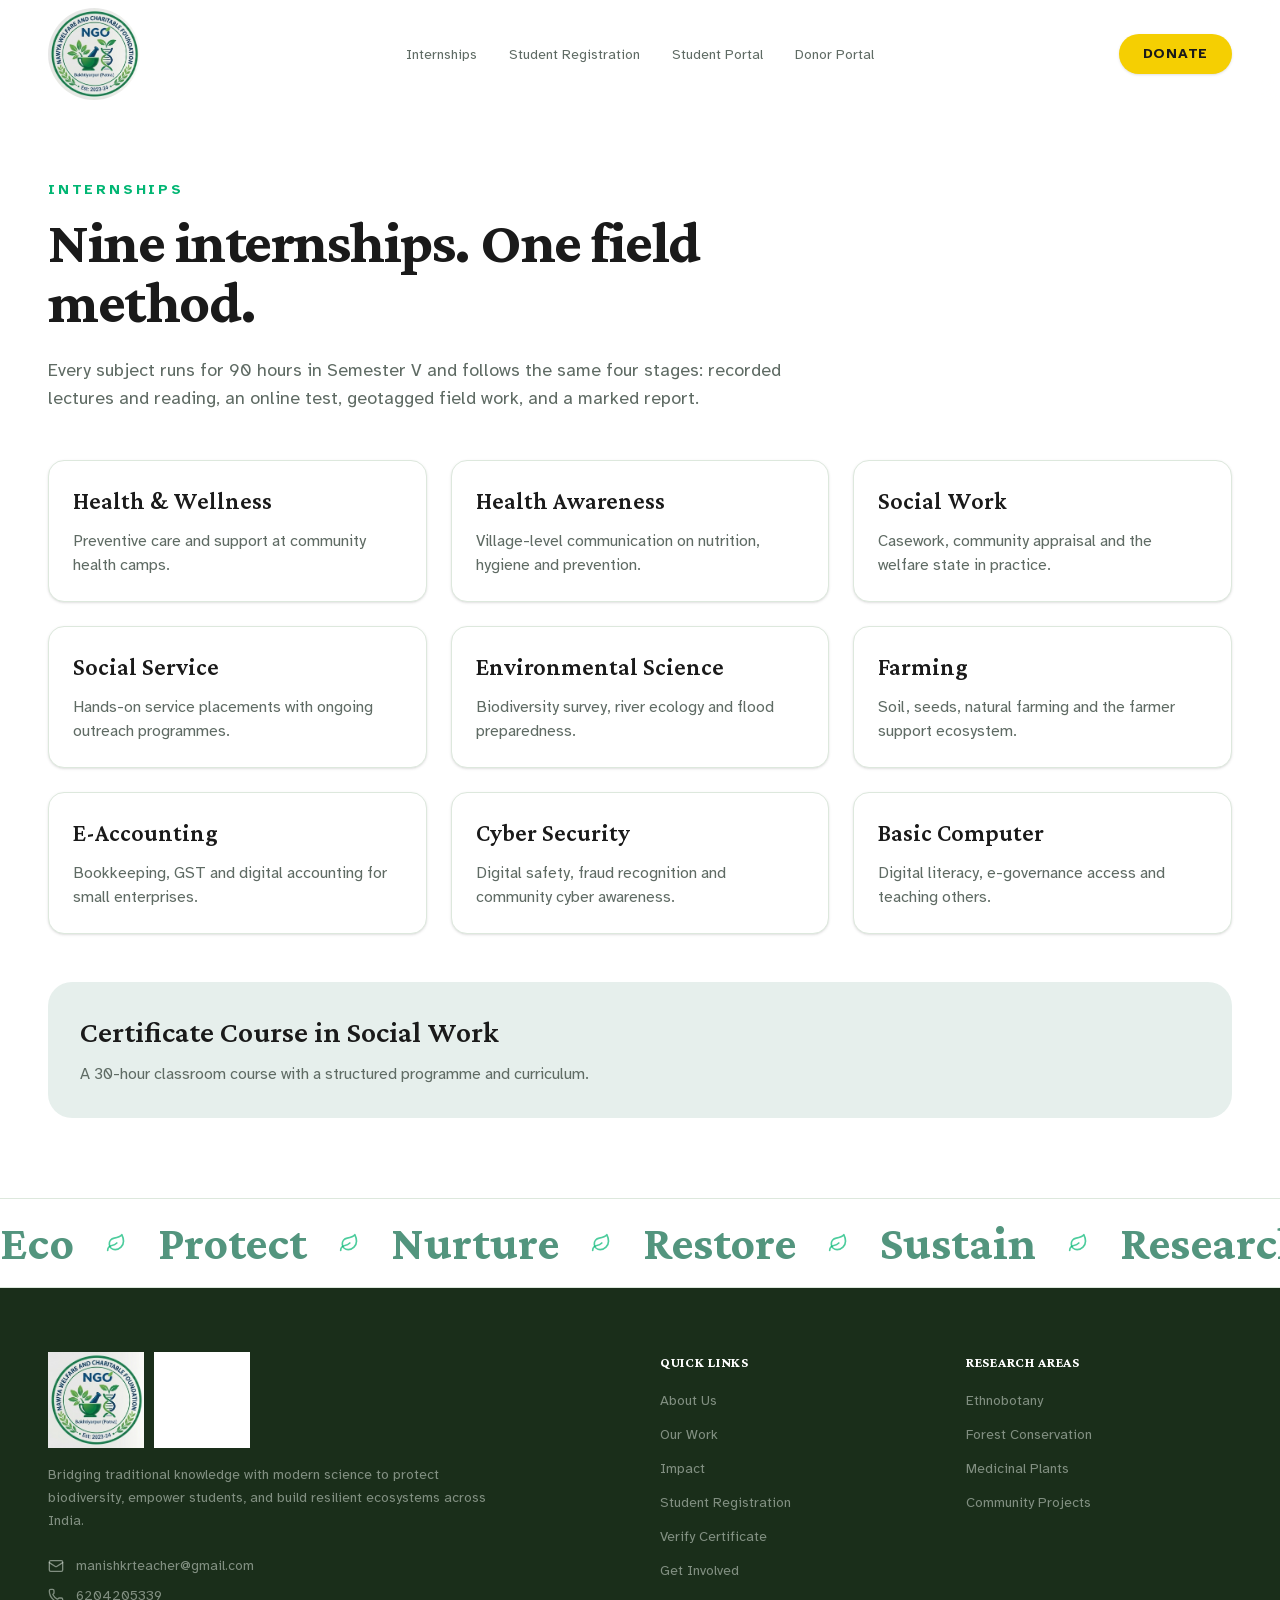
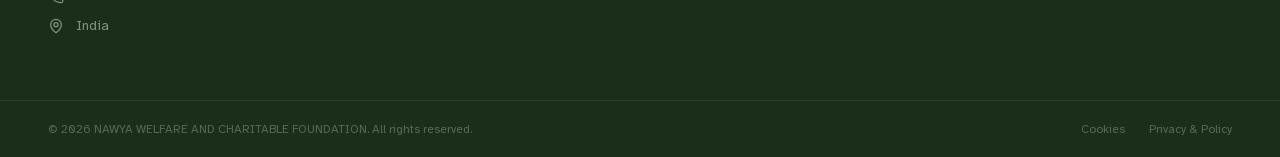
<file: courses/index.html>
<!DOCTYPE html><html lang="en" class="h-full antialiased crimson_pro_817fc533-module__r6Keaa__variable atkinson_hyperlegible_b6597021-module__UKgiOa__variable font-sans geist_da832ead-module__aN_Ytq__variable"><head><meta charset="utf-8"><meta name="viewport" content="width=device-width, initial-scale=1"><link rel="preload" href="/_next/static/immutable/media/115e7a2565b70400-s.p.2e5o54q9_b0yk.woff2" as="font" crossorigin="" type="font/woff2"><link rel="preload" href="/_next/static/immutable/media/89ea96820aa96980-s.p.3pskbmi5y11f5.woff2" as="font" crossorigin="" type="font/woff2"><link rel="preload" href="/_next/static/immutable/media/caa3a2e1cccd8315-s.p.0zr6hhvz-h9nw.woff2" as="font" crossorigin="" type="font/woff2"><link rel="preload" href="/_next/static/immutable/media/ed5f1f9bced69653-s.p.2v4ibmotuyxuz.woff2" as="font" crossorigin="" type="font/woff2"><link rel="preload" as="image" imagesrcset="/assets/images/fdlog.jpg 1x, /assets/images/fdlog.jpg 2x"><link rel="preload" as="image" imagesrcset="/assets/images/fdlog.jpg 1x, /assets/images/fdlog.jpg 2x"><link rel="preload" as="image" imagesrcset="/photos/hero-1.jpg 256w, /photos/hero-1.jpg 384w, /photos/hero-1.jpg 640w, /photos/hero-1.jpg 750w, /photos/hero-1.jpg 828w, /photos/hero-1.jpg 1080w, /photos/hero-1.jpg 1200w, /photos/hero-1.jpg 1920w, /photos/hero-1.jpg 2048w, /photos/hero-1.jpg 3840w" imagesizes="(min-width: 1024px) 35vw, (min-width: 640px) 40vw, 60vw"><link rel="preload" as="image" imagesrcset="/photos/hero-2.jpg 256w, /photos/hero-2.jpg 384w, /photos/hero-2.jpg 640w, /photos/hero-2.jpg 750w, /photos/hero-2.jpg 828w, /photos/hero-2.jpg 1080w, /photos/hero-2.jpg 1200w, /photos/hero-2.jpg 1920w, /photos/hero-2.jpg 2048w, /photos/hero-2.jpg 3840w" imagesizes="(min-width: 1024px) 35vw, (min-width: 640px) 40vw, 60vw"><link rel="preload" as="image" imagesrcset="/photos/hero-3.jpg 256w, /photos/hero-3.jpg 384w, /photos/hero-3.jpg 640w, /photos/hero-3.jpg 750w, /photos/hero-3.jpg 828w, /photos/hero-3.jpg 1080w, /photos/hero-3.jpg 1200w, /photos/hero-3.jpg 1920w, /photos/hero-3.jpg 2048w, /photos/hero-3.jpg 3840w" imagesizes="(min-width: 1024px) 35vw, (min-width: 640px) 40vw, 60vw"><link rel="stylesheet" href="/_next/static/immutable/chunks/1xchoatntsuw6.css" data-precedence="next"><link rel="stylesheet" href="/_next/static/immutable/chunks/0qoue1fsbwm-6.css" data-precedence="next"><link rel="stylesheet" href="/_next/static/immutable/chunks/1bch9-5hr80e2.css" data-precedence="next"><link rel="preload" as="script" fetchpriority="low" href="/_next/static/immutable/chunks/0xiannuk_vusq.js"><title>Internships | NAWYA WELFARE AND CHARITABLE FOUNDATION</title><meta name="description" content="Bridging traditional knowledge with modern science. We partner with forest departments, universities, and communities across India to protect biodiversity, empower students, and build resilient ecosystems."><link rel="icon" href="favicon_favicon.1hww8q80hu5fj.ico.ico" sizes="48x48" type="image/x-icon"><meta name="next-size-adjust" content=""><style>header nav>a img:first-child{width:92px!important;height:92px!important;object-fit:contain!important;border-radius:50%!important;background:#fff!important;display:block!important}header nav>a img:nth-child(2){display:none!important}@media(max-width:1023px){header nav>a img:first-child{width:64px!important;height:64px!important}}#mobile-nav{z-index:50}</style><style id="nawya-static-fix">#mobile-nav{z-index:100;position:relative}.nawya-hidden-social{display:none!important}</style></head><body class="min-h-full flex flex-col"><div hidden=""><!--$--><!--/$--></div><a href="#main-content" class="sr-only focus:not-sr-only focus:absolute focus:top-4 focus:left-4 focus:z-50 focus:rounded-lg focus:bg-primary focus:px-4 focus:py-2 focus:text-primary-foreground">Skip to main content</a><header class="sticky top-0 z-40 bg-card/90 backdrop-blur-md"><nav class="mx-auto flex max-w-[1440px] items-center justify-between px-6 pt-2 lg:grid lg:grid-cols-[1fr_auto_1fr] lg:px-12"><a href="/" aria-label="NAWYA WELFARE AND CHARITABLE FOUNDATION — Home" class="flex items-center gap-2 justify-self-start sm:gap-3"><img alt="NAWYA WELFARE AND CHARITABLE FOUNDATION logo" width="92" height="92" decoding="async" data-nimg="1" class="size-20 sm:h-20 sm:w-20 lg:h-[92px] lg:w-[92px]" style="color:transparent" srcset="/assets/images/fdlog.jpg 1x, /assets/images/fdlog.jpg 2x" src="/assets/images/fdlog.jpg"><img alt="NAWYA WELFARE AND CHARITABLE FOUNDATION" width="1940" height="923" decoding="async" data-nimg="1" class="h-16 w-auto sm:h-20 lg:h-24 hidden" style="color:transparent" srcset="/assets/images/fdlog.jpg 1x, /assets/images/fdlog.jpg 2x" src="/assets/images/fdlog.jpg"></a><ul class="hidden items-center justify-center gap-8 lg:flex"><li><a href="/courses/" class="text-sm font-medium text-muted-foreground transition-colors duration-200 hover:text-primary">Internships</a></li><li><a href="/register/" class="text-sm font-medium text-muted-foreground transition-colors duration-200 hover:text-primary">Student Registration</a></li><li><a href="/student/" class="text-sm font-medium text-muted-foreground transition-colors duration-200 hover:text-primary">Student Portal</a></li><li><a href="/donor/" class="text-sm font-medium text-muted-foreground transition-colors duration-200 hover:text-primary">Donor Portal</a></li></ul><a href="/donate/" class="hidden cursor-pointer rounded-full bg-accent px-6 py-2.5 text-sm font-bold uppercase tracking-wider text-accent-foreground shadow-sm transition-all duration-200 hover:scale-[1.03] hover:shadow-md lg:inline-block lg:justify-self-end">Donate</a><div class="lg:hidden"><button aria-expanded="false" aria-controls="mobile-nav" aria-label="Open menu" class="cursor-pointer rounded-lg p-2 text-foreground transition-colors duration-200 hover:bg-muted"><svg xmlns="http://www.w3.org/2000/svg" width="24" height="24" viewBox="0 0 24 24" fill="none" stroke="currentColor" stroke-width="2" stroke-linecap="round" stroke-linejoin="round" class="lucide lucide-menu h-6 w-6" aria-hidden="true"><path d="M4 5h16"></path><path d="M4 12h16"></path><path d="M4 19h16"></path></svg></button></div></nav></header>
<main id="main-content" class="flex-1">
<section class="relative overflow-hidden bg-card">
<div class="mx-auto max-w-[1440px] px-5 py-12 sm:px-8 lg:px-12 lg:py-20">

<div class="max-w-3xl">
<p class="text-sm font-semibold uppercase tracking-[0.2em] text-primary">Internships</p>
<h1 class="mt-3 font-heading text-5xl font-bold tracking-tight sm:text-6xl">Nine internships. One field method.</h1>
<p class="mt-6 text-lg leading-8 text-muted-foreground">Every subject runs for 90 hours in Semester V and follows the same four stages: recorded lectures and reading, an online test, geotagged field work, and a marked report.</p>
</div>
<div class="mt-12 grid gap-6 md:grid-cols-2 lg:grid-cols-3">
<article class="overflow-hidden rounded-2xl border border-border bg-card shadow-sm transition-all duration-300 hover:-translate-y-1 hover:shadow-lg"><div class="p-6"><h3 class="font-heading text-2xl font-semibold">Health &amp; Wellness</h3><p class="mt-3 text-muted-foreground leading-7">Preventive care and support at community health camps.</p></div></article><article class="overflow-hidden rounded-2xl border border-border bg-card shadow-sm transition-all duration-300 hover:-translate-y-1 hover:shadow-lg"><div class="p-6"><h3 class="font-heading text-2xl font-semibold">Health Awareness</h3><p class="mt-3 text-muted-foreground leading-7">Village-level communication on nutrition, hygiene and prevention.</p></div></article><article class="overflow-hidden rounded-2xl border border-border bg-card shadow-sm transition-all duration-300 hover:-translate-y-1 hover:shadow-lg"><div class="p-6"><h3 class="font-heading text-2xl font-semibold">Social Work</h3><p class="mt-3 text-muted-foreground leading-7">Casework, community appraisal and the welfare state in practice.</p></div></article><article class="overflow-hidden rounded-2xl border border-border bg-card shadow-sm transition-all duration-300 hover:-translate-y-1 hover:shadow-lg"><div class="p-6"><h3 class="font-heading text-2xl font-semibold">Social Service</h3><p class="mt-3 text-muted-foreground leading-7">Hands-on service placements with ongoing outreach programmes.</p></div></article><article class="overflow-hidden rounded-2xl border border-border bg-card shadow-sm transition-all duration-300 hover:-translate-y-1 hover:shadow-lg"><div class="p-6"><h3 class="font-heading text-2xl font-semibold">Environmental Science</h3><p class="mt-3 text-muted-foreground leading-7">Biodiversity survey, river ecology and flood preparedness.</p></div></article><article class="overflow-hidden rounded-2xl border border-border bg-card shadow-sm transition-all duration-300 hover:-translate-y-1 hover:shadow-lg"><div class="p-6"><h3 class="font-heading text-2xl font-semibold">Farming</h3><p class="mt-3 text-muted-foreground leading-7">Soil, seeds, natural farming and the farmer support ecosystem.</p></div></article><article class="overflow-hidden rounded-2xl border border-border bg-card shadow-sm transition-all duration-300 hover:-translate-y-1 hover:shadow-lg"><div class="p-6"><h3 class="font-heading text-2xl font-semibold">E-Accounting</h3><p class="mt-3 text-muted-foreground leading-7">Bookkeeping, GST and digital accounting for small enterprises.</p></div></article><article class="overflow-hidden rounded-2xl border border-border bg-card shadow-sm transition-all duration-300 hover:-translate-y-1 hover:shadow-lg"><div class="p-6"><h3 class="font-heading text-2xl font-semibold">Cyber Security</h3><p class="mt-3 text-muted-foreground leading-7">Digital safety, fraud recognition and community cyber awareness.</p></div></article><article class="overflow-hidden rounded-2xl border border-border bg-card shadow-sm transition-all duration-300 hover:-translate-y-1 hover:shadow-lg"><div class="p-6"><h3 class="font-heading text-2xl font-semibold">Basic Computer</h3><p class="mt-3 text-muted-foreground leading-7">Digital literacy, e-governance access and teaching others.</p></div></article>
</div>
<div class="mt-12 rounded-3xl bg-secondary/10 p-8"><h2 class="font-heading text-3xl font-semibold">Certificate Course in Social Work</h2><p class="mt-3 text-muted-foreground">A 30-hour classroom course with a structured programme and curriculum.</p></div>

</div>
</section>
</main>
<div class="overflow-hidden border-y border-border bg-card py-5"><div class="animate-marquee flex w-max items-center gap-8"><span class="flex items-center gap-8 text-3xl font-bold sm:text-4xl lg:text-5xl"><span class="font-heading text-secondary/70">Eco</span><svg xmlns="http://www.w3.org/2000/svg" width="24" height="24" viewBox="0 0 24 24" fill="none" stroke="currentColor" stroke-width="2" stroke-linecap="round" stroke-linejoin="round" class="lucide lucide-leaf h-5 w-5 text-primary/70" aria-hidden="true"><path d="M11 20A7 7 0 0 1 9.8 6.1C15.5 5 17 4.48 19 2c1 2 2 4.18 2 8 0 5.5-4.78 10-10 10Z"></path><path d="M2 21c0-3 1.85-5.36 5.08-6C9.5 14.52 12 13 13 12"></path></svg></span><span class="flex items-center gap-8 text-3xl font-bold sm:text-4xl lg:text-5xl"><span class="font-heading text-secondary/70">Protect</span><svg xmlns="http://www.w3.org/2000/svg" width="24" height="24" viewBox="0 0 24 24" fill="none" stroke="currentColor" stroke-width="2" stroke-linecap="round" stroke-linejoin="round" class="lucide lucide-leaf h-5 w-5 text-primary/70" aria-hidden="true"><path d="M11 20A7 7 0 0 1 9.8 6.1C15.5 5 17 4.48 19 2c1 2 2 4.18 2 8 0 5.5-4.78 10-10 10Z"></path><path d="M2 21c0-3 1.85-5.36 5.08-6C9.5 14.52 12 13 13 12"></path></svg></span><span class="flex items-center gap-8 text-3xl font-bold sm:text-4xl lg:text-5xl"><span class="font-heading text-secondary/70">Nurture</span><svg xmlns="http://www.w3.org/2000/svg" width="24" height="24" viewBox="0 0 24 24" fill="none" stroke="currentColor" stroke-width="2" stroke-linecap="round" stroke-linejoin="round" class="lucide lucide-leaf h-5 w-5 text-primary/70" aria-hidden="true"><path d="M11 20A7 7 0 0 1 9.8 6.1C15.5 5 17 4.48 19 2c1 2 2 4.18 2 8 0 5.5-4.78 10-10 10Z"></path><path d="M2 21c0-3 1.85-5.36 5.08-6C9.5 14.52 12 13 13 12"></path></svg></span><span class="flex items-center gap-8 text-3xl font-bold sm:text-4xl lg:text-5xl"><span class="font-heading text-secondary/70">Restore</span><svg xmlns="http://www.w3.org/2000/svg" width="24" height="24" viewBox="0 0 24 24" fill="none" stroke="currentColor" stroke-width="2" stroke-linecap="round" stroke-linejoin="round" class="lucide lucide-leaf h-5 w-5 text-primary/70" aria-hidden="true"><path d="M11 20A7 7 0 0 1 9.8 6.1C15.5 5 17 4.48 19 2c1 2 2 4.18 2 8 0 5.5-4.78 10-10 10Z"></path><path d="M2 21c0-3 1.85-5.36 5.08-6C9.5 14.52 12 13 13 12"></path></svg></span><span class="flex items-center gap-8 text-3xl font-bold sm:text-4xl lg:text-5xl"><span class="font-heading text-secondary/70">Sustain</span><svg xmlns="http://www.w3.org/2000/svg" width="24" height="24" viewBox="0 0 24 24" fill="none" stroke="currentColor" stroke-width="2" stroke-linecap="round" stroke-linejoin="round" class="lucide lucide-leaf h-5 w-5 text-primary/70" aria-hidden="true"><path d="M11 20A7 7 0 0 1 9.8 6.1C15.5 5 17 4.48 19 2c1 2 2 4.18 2 8 0 5.5-4.78 10-10 10Z"></path><path d="M2 21c0-3 1.85-5.36 5.08-6C9.5 14.52 12 13 13 12"></path></svg></span><span class="flex items-center gap-8 text-3xl font-bold sm:text-4xl lg:text-5xl"><span class="font-heading text-secondary/70">Research</span><svg xmlns="http://www.w3.org/2000/svg" width="24" height="24" viewBox="0 0 24 24" fill="none" stroke="currentColor" stroke-width="2" stroke-linecap="round" stroke-linejoin="round" class="lucide lucide-leaf h-5 w-5 text-primary/70" aria-hidden="true"><path d="M11 20A7 7 0 0 1 9.8 6.1C15.5 5 17 4.48 19 2c1 2 2 4.18 2 8 0 5.5-4.78 10-10 10Z"></path><path d="M2 21c0-3 1.85-5.36 5.08-6C9.5 14.52 12 13 13 12"></path></svg></span><span class="flex items-center gap-8 text-3xl font-bold sm:text-4xl lg:text-5xl"><span class="font-heading text-secondary/70">Conserve</span><svg xmlns="http://www.w3.org/2000/svg" width="24" height="24" viewBox="0 0 24 24" fill="none" stroke="currentColor" stroke-width="2" stroke-linecap="round" stroke-linejoin="round" class="lucide lucide-leaf h-5 w-5 text-primary/70" aria-hidden="true"><path d="M11 20A7 7 0 0 1 9.8 6.1C15.5 5 17 4.48 19 2c1 2 2 4.18 2 8 0 5.5-4.78 10-10 10Z"></path><path d="M2 21c0-3 1.85-5.36 5.08-6C9.5 14.52 12 13 13 12"></path></svg></span><span class="flex items-center gap-8 text-3xl font-bold sm:text-4xl lg:text-5xl"><span class="font-heading text-secondary/70">Empower</span><svg xmlns="http://www.w3.org/2000/svg" width="24" height="24" viewBox="0 0 24 24" fill="none" stroke="currentColor" stroke-width="2" stroke-linecap="round" stroke-linejoin="round" class="lucide lucide-leaf h-5 w-5 text-primary/70" aria-hidden="true"><path d="M11 20A7 7 0 0 1 9.8 6.1C15.5 5 17 4.48 19 2c1 2 2 4.18 2 8 0 5.5-4.78 10-10 10Z"></path><path d="M2 21c0-3 1.85-5.36 5.08-6C9.5 14.52 12 13 13 12"></path></svg></span><span class="flex items-center gap-8 text-3xl font-bold sm:text-4xl lg:text-5xl"><span class="font-heading text-secondary/70">Eco</span><svg xmlns="http://www.w3.org/2000/svg" width="24" height="24" viewBox="0 0 24 24" fill="none" stroke="currentColor" stroke-width="2" stroke-linecap="round" stroke-linejoin="round" class="lucide lucide-leaf h-5 w-5 text-primary/70" aria-hidden="true"><path d="M11 20A7 7 0 0 1 9.8 6.1C15.5 5 17 4.48 19 2c1 2 2 4.18 2 8 0 5.5-4.78 10-10 10Z"></path><path d="M2 21c0-3 1.85-5.36 5.08-6C9.5 14.52 12 13 13 12"></path></svg></span><span class="flex items-center gap-8 text-3xl font-bold sm:text-4xl lg:text-5xl"><span class="font-heading text-secondary/70">Protect</span><svg xmlns="http://www.w3.org/2000/svg" width="24" height="24" viewBox="0 0 24 24" fill="none" stroke="currentColor" stroke-width="2" stroke-linecap="round" stroke-linejoin="round" class="lucide lucide-leaf h-5 w-5 text-primary/70" aria-hidden="true"><path d="M11 20A7 7 0 0 1 9.8 6.1C15.5 5 17 4.48 19 2c1 2 2 4.18 2 8 0 5.5-4.78 10-10 10Z"></path><path d="M2 21c0-3 1.85-5.36 5.08-6C9.5 14.52 12 13 13 12"></path></svg></span><span class="flex items-center gap-8 text-3xl font-bold sm:text-4xl lg:text-5xl"><span class="font-heading text-secondary/70">Nurture</span><svg xmlns="http://www.w3.org/2000/svg" width="24" height="24" viewBox="0 0 24 24" fill="none" stroke="currentColor" stroke-width="2" stroke-linecap="round" stroke-linejoin="round" class="lucide lucide-leaf h-5 w-5 text-primary/70" aria-hidden="true"><path d="M11 20A7 7 0 0 1 9.8 6.1C15.5 5 17 4.48 19 2c1 2 2 4.18 2 8 0 5.5-4.78 10-10 10Z"></path><path d="M2 21c0-3 1.85-5.36 5.08-6C9.5 14.52 12 13 13 12"></path></svg></span><span class="flex items-center gap-8 text-3xl font-bold sm:text-4xl lg:text-5xl"><span class="font-heading text-secondary/70">Restore</span><svg xmlns="http://www.w3.org/2000/svg" width="24" height="24" viewBox="0 0 24 24" fill="none" stroke="currentColor" stroke-width="2" stroke-linecap="round" stroke-linejoin="round" class="lucide lucide-leaf h-5 w-5 text-primary/70" aria-hidden="true"><path d="M11 20A7 7 0 0 1 9.8 6.1C15.5 5 17 4.48 19 2c1 2 2 4.18 2 8 0 5.5-4.78 10-10 10Z"></path><path d="M2 21c0-3 1.85-5.36 5.08-6C9.5 14.52 12 13 13 12"></path></svg></span><span class="flex items-center gap-8 text-3xl font-bold sm:text-4xl lg:text-5xl"><span class="font-heading text-secondary/70">Sustain</span><svg xmlns="http://www.w3.org/2000/svg" width="24" height="24" viewBox="0 0 24 24" fill="none" stroke="currentColor" stroke-width="2" stroke-linecap="round" stroke-linejoin="round" class="lucide lucide-leaf h-5 w-5 text-primary/70" aria-hidden="true"><path d="M11 20A7 7 0 0 1 9.8 6.1C15.5 5 17 4.48 19 2c1 2 2 4.18 2 8 0 5.5-4.78 10-10 10Z"></path><path d="M2 21c0-3 1.85-5.36 5.08-6C9.5 14.52 12 13 13 12"></path></svg></span><span class="flex items-center gap-8 text-3xl font-bold sm:text-4xl lg:text-5xl"><span class="font-heading text-secondary/70">Research</span><svg xmlns="http://www.w3.org/2000/svg" width="24" height="24" viewBox="0 0 24 24" fill="none" stroke="currentColor" stroke-width="2" stroke-linecap="round" stroke-linejoin="round" class="lucide lucide-leaf h-5 w-5 text-primary/70" aria-hidden="true"><path d="M11 20A7 7 0 0 1 9.8 6.1C15.5 5 17 4.48 19 2c1 2 2 4.18 2 8 0 5.5-4.78 10-10 10Z"></path><path d="M2 21c0-3 1.85-5.36 5.08-6C9.5 14.52 12 13 13 12"></path></svg></span><span class="flex items-center gap-8 text-3xl font-bold sm:text-4xl lg:text-5xl"><span class="font-heading text-secondary/70">Conserve</span><svg xmlns="http://www.w3.org/2000/svg" width="24" height="24" viewBox="0 0 24 24" fill="none" stroke="currentColor" stroke-width="2" stroke-linecap="round" stroke-linejoin="round" class="lucide lucide-leaf h-5 w-5 text-primary/70" aria-hidden="true"><path d="M11 20A7 7 0 0 1 9.8 6.1C15.5 5 17 4.48 19 2c1 2 2 4.18 2 8 0 5.5-4.78 10-10 10Z"></path><path d="M2 21c0-3 1.85-5.36 5.08-6C9.5 14.52 12 13 13 12"></path></svg></span><span class="flex items-center gap-8 text-3xl font-bold sm:text-4xl lg:text-5xl"><span class="font-heading text-secondary/70">Empower</span><svg xmlns="http://www.w3.org/2000/svg" width="24" height="24" viewBox="0 0 24 24" fill="none" stroke="currentColor" stroke-width="2" stroke-linecap="round" stroke-linejoin="round" class="lucide lucide-leaf h-5 w-5 text-primary/70" aria-hidden="true"><path d="M11 20A7 7 0 0 1 9.8 6.1C15.5 5 17 4.48 19 2c1 2 2 4.18 2 8 0 5.5-4.78 10-10 10Z"></path><path d="M2 21c0-3 1.85-5.36 5.08-6C9.5 14.52 12 13 13 12"></path></svg></span></div></div><footer class="bg-dark"><div class="mx-auto max-w-[1440px] px-5 py-14 sm:px-8 lg:px-12 lg:py-16"><div class="grid gap-10 md:grid-cols-2 lg:grid-cols-4"><div class="lg:col-span-2"><div class="mb-4 flex items-center gap-2.5"><img alt="NAWYA WELFARE AND CHARITABLE FOUNDATION logo" loading="lazy" width="112" height="112" decoding="async" data-nimg="1" class="size-24" style="color:transparent" srcset="/assets/images/fdlog.jpg 1x, /assets/images/fdlog.jpg 2x" src="/assets/images/fdlog.jpg"><img alt="NAWYA WELFARE AND CHARITABLE FOUNDATION" loading="lazy" width="1910" height="823" decoding="async" data-nimg="1" class="h-24 w-auto brightness-0 invert" style="color:transparent" srcset="/assets/images/fdlog.jpg 1x, /assets/images/fdlog.jpg 2x" src="/assets/images/fdlog.jpg"></div><p class="mb-6 max-w-md text-sm leading-relaxed text-dark-foreground/50">Bridging traditional knowledge with modern science to protect biodiversity, empower students, and build resilient ecosystems across India.</p><div class="flex flex-col gap-2.5"><div class="flex items-center gap-3 text-sm text-dark-foreground/50"><svg xmlns="http://www.w3.org/2000/svg" width="24" height="24" viewBox="0 0 24 24" fill="none" stroke="currentColor" stroke-width="2" stroke-linecap="round" stroke-linejoin="round" class="lucide lucide-mail h-4 w-4 shrink-0" aria-hidden="true"><path d="m22 7-8.991 5.727a2 2 0 0 1-2.009 0L2 7"></path><rect x="2" y="4" width="20" height="16" rx="2"></rect></svg><span>manishkrteacher@gmail.com</span></div><div class="flex items-center gap-3 text-sm text-dark-foreground/50"><svg xmlns="http://www.w3.org/2000/svg" width="24" height="24" viewBox="0 0 24 24" fill="none" stroke="currentColor" stroke-width="2" stroke-linecap="round" stroke-linejoin="round" class="lucide lucide-phone h-4 w-4 shrink-0" aria-hidden="true"><path d="M13.832 16.568a1 1 0 0 0 1.213-.303l.355-.465A2 2 0 0 1 17 15h3a2 2 0 0 1 2 2v3a2 2 0 0 1-2 2A18 18 0 0 1 2 4a2 2 0 0 1 2-2h3a2 2 0 0 1 2 2v3a2 2 0 0 1-.8 1.6l-.468.351a1 1 0 0 0-.292 1.233 14 14 0 0 0 6.392 6.384"></path></svg><span>6204205339</span></div><div class="flex items-center gap-3 text-sm text-dark-foreground/50"><svg xmlns="http://www.w3.org/2000/svg" width="24" height="24" viewBox="0 0 24 24" fill="none" stroke="currentColor" stroke-width="2" stroke-linecap="round" stroke-linejoin="round" class="lucide lucide-map-pin h-4 w-4 shrink-0" aria-hidden="true"><path d="M20 10c0 4.993-5.539 10.193-7.399 11.799a1 1 0 0 1-1.202 0C9.539 20.193 4 14.993 4 10a8 8 0 0 1 16 0"></path><circle cx="12" cy="10" r="3"></circle></svg><span>India</span></div></div></div><div><h3 class="mb-4 text-sm font-bold uppercase tracking-wider text-card">Quick Links</h3><ul class="flex flex-col gap-2.5"><li><a href="#mission" class="text-sm text-dark-foreground/50 transition-colors duration-200 hover:text-primary">About Us</a></li><li><a href="#work-areas" class="text-sm text-dark-foreground/50 transition-colors duration-200 hover:text-primary">Our Work</a></li><li><a href="#impact" class="text-sm text-dark-foreground/50 transition-colors duration-200 hover:text-primary">Impact</a></li><li><a href="/register/" class="text-sm text-dark-foreground/50 transition-colors duration-200 hover:text-primary">Student Registration</a></li><li><a href="/verify/" class="text-sm text-dark-foreground/50 transition-colors duration-200 hover:text-primary">Verify Certificate</a></li><li><a href="#get-involved" class="text-sm text-dark-foreground/50 transition-colors duration-200 hover:text-primary">Get Involved</a></li></ul></div><div><h3 class="mb-4 text-sm font-bold uppercase tracking-wider text-card">Research Areas</h3><ul class="flex flex-col gap-2.5"><li><a href="#work-areas" class="text-sm text-dark-foreground/50 transition-colors duration-200 hover:text-primary">Ethnobotany</a></li><li><a href="#work-areas" class="text-sm text-dark-foreground/50 transition-colors duration-200 hover:text-primary">Forest Conservation</a></li><li><a href="#work-areas" class="text-sm text-dark-foreground/50 transition-colors duration-200 hover:text-primary">Medicinal Plants</a></li><li><a href="#work-areas" class="text-sm text-dark-foreground/50 transition-colors duration-200 hover:text-primary">Community Projects</a></li></ul></div></div></div><div class="border-t border-dark-foreground/10"><div class="mx-auto flex max-w-[1440px] flex-col items-center justify-between gap-3 px-5 py-5 sm:flex-row sm:px-8 lg:px-12"><p class="text-xs text-dark-foreground/30">© <!-- -->2026<!-- --> NAWYA WELFARE AND CHARITABLE FOUNDATION. All rights reserved.</p><div class="flex gap-6"><a href="#" class="text-xs text-dark-foreground/30 transition-colors duration-200 hover:text-primary">Cookies</a><a href="#" class="text-xs text-dark-foreground/30 transition-colors duration-200 hover:text-primary">Privacy &amp; Policy</a></div></div></div></footer><!--$--><!--/$--><script>
(function(){
  const KEY='nawyaWelfareData';
  // Keep this static export on the current page. No timed redirect is used.
  // Build the mobile navigation because the captured site did not include the React menu runtime.
  const header=document.querySelector('header');
  const nav=document.querySelector('header nav');
  const mobileBtn=header?.querySelector('button[aria-controls=\"mobile-nav\"]');
  if(header && nav && mobileBtn && !document.getElementById('mobile-nav')){
    const panel=document.createElement('div'); panel.id='mobile-nav';
    panel.className='lg:hidden border-t border-border bg-card px-6 py-4';
    panel.style.display='none';
    panel.innerHTML='<div class=\"flex flex-col gap-2\"><a class=\"rounded-lg px-3 py-3 hover:bg-muted\" href=\"/courses/\">Internships</a><a class=\"rounded-lg px-3 py-3 hover:bg-muted\" href=\"/register/\">Student Registration</a><a class=\"rounded-lg px-3 py-3 hover:bg-muted\" href=\"/student/\">Student Portal</a><a class=\"rounded-lg px-3 py-3 hover:bg-muted\" href=\"/donor/\">Donor Portal</a><a class=\"rounded-lg px-3 py-3 hover:bg-muted\" href=\"/donate/\">Donate</a></div>';
    header.appendChild(panel);
  }

  const get=()=>{try{return JSON.parse(localStorage.getItem(KEY)||'{}')}catch(e){return {}}};
  const set=d=>localStorage.setItem(KEY,JSON.stringify(d));
  const val=(el)=>el ? (el.value||'').trim() : '';
  const route=location.pathname.replace(/\\/g,'/');
  // Make all captured navigation work consistently on a static web server.
  document.querySelectorAll('a[href]').forEach(a=>{
    const h=a.getAttribute('href');
    if(!h) return;
    const map={'/courses':'/courses/','/register':'/register/','/student':'/student/','/donor':'/donor/','/donate':'/donate/','/about':'/about/','/impact':'/impact/','/contact':'/contact/','/verify':'/verify/'};
    if(map[h]) a.setAttribute('href',map[h]);
  });
  // Robust mobile menu for the captured static pages.
  const buttons=[...document.querySelectorAll('header button')];
  buttons.forEach(btn=>{
    if(btn.dataset.nawaBound) return; btn.dataset.nawaBound='1';
    btn.addEventListener('click',()=>{
      const nav=document.getElementById('mobile-nav') || document.querySelector('header + div');
      if(!nav) return;
      const hidden=nav.classList.contains('hidden');
      nav.classList.toggle('hidden',!hidden);
      nav.style.display=hidden?'block':'none';
      btn.setAttribute('aria-expanded',String(hidden));
    });
  });
  const forms=[...document.querySelectorAll('form')];
  forms.forEach(form=>{
    form.addEventListener('submit',function(ev){
      ev.preventDefault();
      const inputs=[...form.querySelectorAll('input,select,textarea')];
      const data=get();
      const values=inputs.map(i=>val(i));
      if(route.includes('/register')){
        const email=values.find((v,i)=>inputs[i].type==='email')||'';
        if(!email){alert('Please enter your email.');return;}
        data.student={email,name:values[0]||'',phone:values[2]||'',program:values[6]||''};
        set(data); alert('Registration submitted successfully. Your student details are saved on this device.'); form.reset();
      } else if(route.includes('/student')){
        const email=values.find((v,i)=>inputs[i].type==='email')||'';
        if(!email){alert('Please enter your email.');return;}
        if(!data.student || data.student.email.toLowerCase()!==email.toLowerCase()){alert('Student account not found on this device. Please register first.');return;}
        location.href='/student/dashboard.html';
      } else if(route.includes('/donor') && !route.includes('dashboard')){
        const email=values.find((v,i)=>inputs[i].type==='email')||'';
        if(!email){alert('Please enter your email.');return;}
        data.donor={email,name:values[0]||''}; set(data); location.href='/donor/dashboard.html';
      } else if(route.includes('/donate')){
        const email=values.find((v,i)=>inputs[i].type==='email')||'';
        const amount=values.find(v=>/^\d+(\.\d+)?$/.test(v))||'';
        if(!email||!amount){alert('Please enter email and donation amount.');return;}
        data.donations=data.donations||[]; const id='NWF-'+Date.now().toString().slice(-8); data.donations.push({id,email,amount,date:new Date().toLocaleString()}); set(data);
        alert('Donation request saved. Donation ID: '+id+'\nConnect your payment gateway to accept live payments.');
      } else if(route.includes('/contact')){
        data.messages=data.messages||[]; data.messages.push({name:values[0]||'',email:values[1]||'',subject:values[2]||'',message:values[3]||'',date:new Date().toLocaleString()}); set(data); alert('Thank you! Your message has been saved successfully.'); form.reset();
      } else if(route.includes('/verify')){
        const c=document.getElementById('cert'); const result=document.getElementById('result');
        if(!val(c)){if(result)result.textContent='Please enter a certificate number.';return;}
        if(result) result.textContent='Verification request received for: '+val(c);
      }
    });
  });
})();
</script></body></html>
</file>
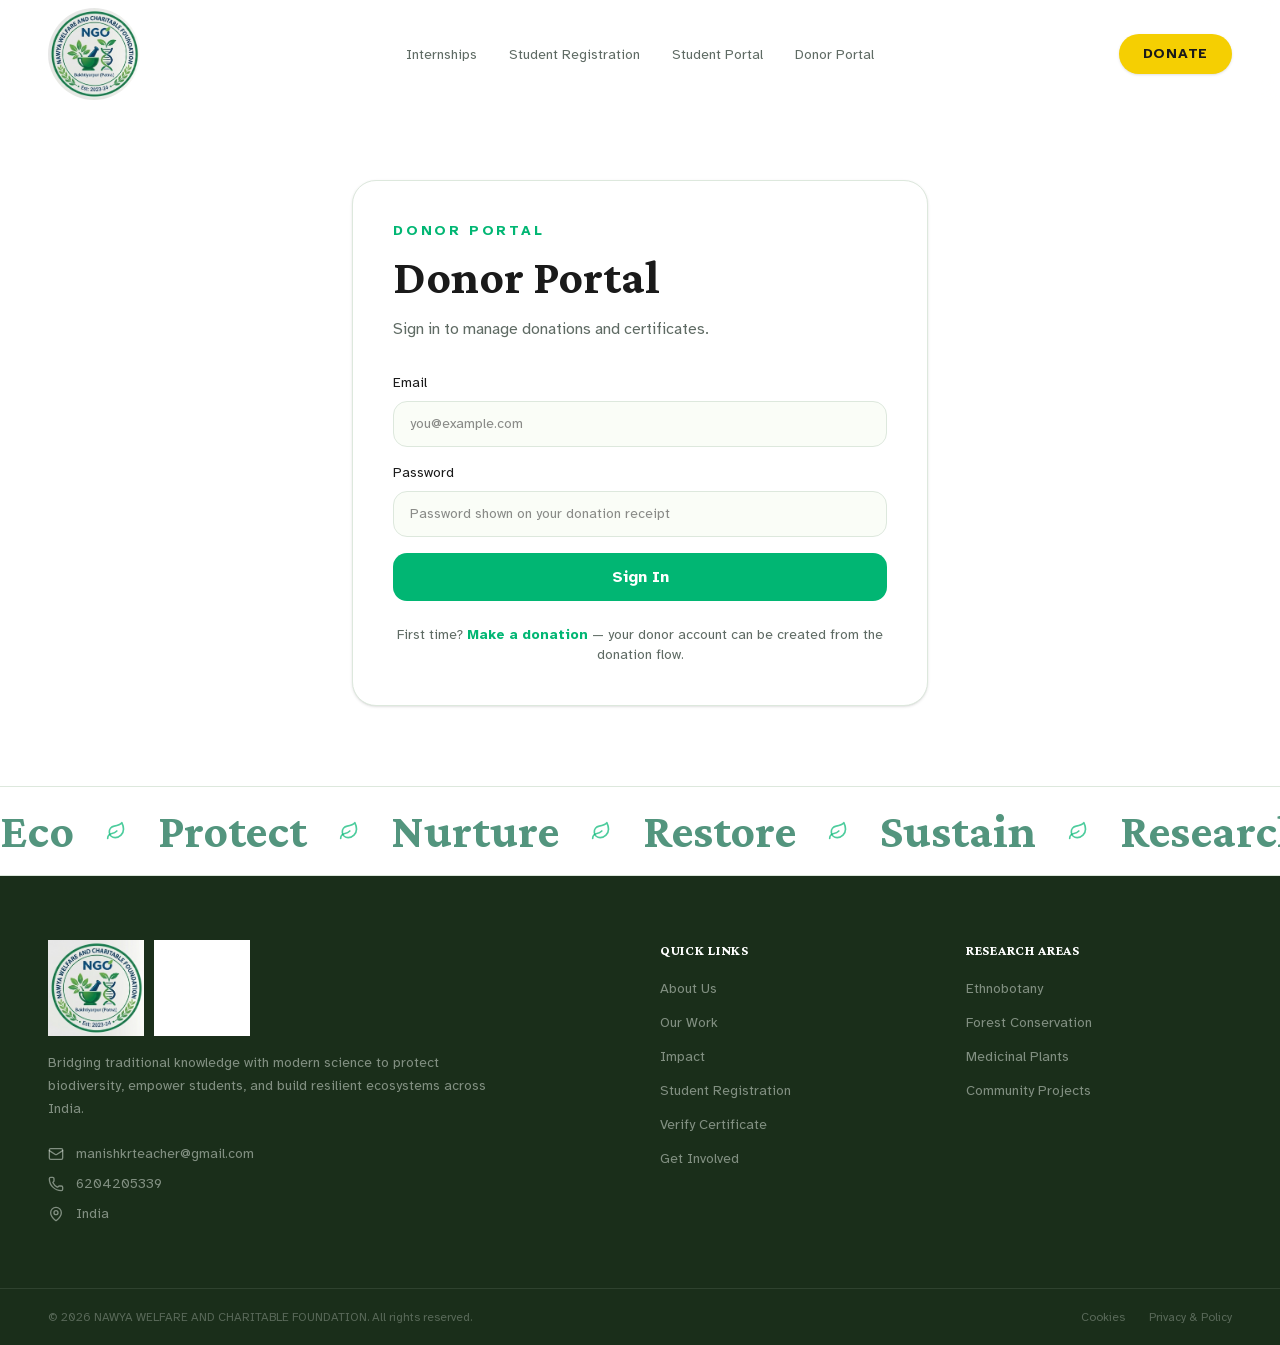
<file: donor/index.html>
<!DOCTYPE html><html lang="en" class="h-full antialiased crimson_pro_817fc533-module__r6Keaa__variable atkinson_hyperlegible_b6597021-module__UKgiOa__variable font-sans geist_da832ead-module__aN_Ytq__variable"><head><meta charset="utf-8"><meta name="viewport" content="width=device-width, initial-scale=1"><link rel="preload" href="/_next/static/immutable/media/115e7a2565b70400-s.p.2e5o54q9_b0yk.woff2" as="font" crossorigin="" type="font/woff2"><link rel="preload" href="/_next/static/immutable/media/89ea96820aa96980-s.p.3pskbmi5y11f5.woff2" as="font" crossorigin="" type="font/woff2"><link rel="preload" href="/_next/static/immutable/media/caa3a2e1cccd8315-s.p.0zr6hhvz-h9nw.woff2" as="font" crossorigin="" type="font/woff2"><link rel="preload" href="/_next/static/immutable/media/ed5f1f9bced69653-s.p.2v4ibmotuyxuz.woff2" as="font" crossorigin="" type="font/woff2"><link rel="preload" as="image" imagesrcset="/assets/images/fdlog.jpg 1x, /assets/images/fdlog.jpg 2x"><link rel="preload" as="image" imagesrcset="/assets/images/fdlog.jpg 1x, /assets/images/fdlog.jpg 2x"><link rel="preload" as="image" imagesrcset="/photos/hero-1.jpg 256w, /photos/hero-1.jpg 384w, /photos/hero-1.jpg 640w, /photos/hero-1.jpg 750w, /photos/hero-1.jpg 828w, /photos/hero-1.jpg 1080w, /photos/hero-1.jpg 1200w, /photos/hero-1.jpg 1920w, /photos/hero-1.jpg 2048w, /photos/hero-1.jpg 3840w" imagesizes="(min-width: 1024px) 35vw, (min-width: 640px) 40vw, 60vw"><link rel="preload" as="image" imagesrcset="/photos/hero-2.jpg 256w, /photos/hero-2.jpg 384w, /photos/hero-2.jpg 640w, /photos/hero-2.jpg 750w, /photos/hero-2.jpg 828w, /photos/hero-2.jpg 1080w, /photos/hero-2.jpg 1200w, /photos/hero-2.jpg 1920w, /photos/hero-2.jpg 2048w, /photos/hero-2.jpg 3840w" imagesizes="(min-width: 1024px) 35vw, (min-width: 640px) 40vw, 60vw"><link rel="preload" as="image" imagesrcset="/photos/hero-3.jpg 256w, /photos/hero-3.jpg 384w, /photos/hero-3.jpg 640w, /photos/hero-3.jpg 750w, /photos/hero-3.jpg 828w, /photos/hero-3.jpg 1080w, /photos/hero-3.jpg 1200w, /photos/hero-3.jpg 1920w, /photos/hero-3.jpg 2048w, /photos/hero-3.jpg 3840w" imagesizes="(min-width: 1024px) 35vw, (min-width: 640px) 40vw, 60vw"><link rel="stylesheet" href="/_next/static/immutable/chunks/1xchoatntsuw6.css" data-precedence="next"><link rel="stylesheet" href="/_next/static/immutable/chunks/0qoue1fsbwm-6.css" data-precedence="next"><link rel="stylesheet" href="/_next/static/immutable/chunks/1bch9-5hr80e2.css" data-precedence="next"><link rel="preload" as="script" fetchpriority="low" href="/_next/static/immutable/chunks/0xiannuk_vusq.js"><title>Donor Portal | NAWYA WELFARE AND CHARITABLE FOUNDATION</title><meta name="description" content="Bridging traditional knowledge with modern science. We partner with forest departments, universities, and communities across India to protect biodiversity, empower students, and build resilient ecosystems."><link rel="icon" href="favicon_favicon.1hww8q80hu5fj.ico.ico" sizes="48x48" type="image/x-icon"><meta name="next-size-adjust" content=""><style>header nav>a img:first-child{width:92px!important;height:92px!important;object-fit:contain!important;border-radius:50%!important;background:#fff!important;display:block!important}header nav>a img:nth-child(2){display:none!important}@media(max-width:1023px){header nav>a img:first-child{width:64px!important;height:64px!important}}#mobile-nav{z-index:50}</style><style id="nawya-static-fix">#mobile-nav{z-index:100;position:relative}.nawya-hidden-social{display:none!important}</style></head><body class="min-h-full flex flex-col"><div hidden=""><!--$--><!--/$--></div><a href="#main-content" class="sr-only focus:not-sr-only focus:absolute focus:top-4 focus:left-4 focus:z-50 focus:rounded-lg focus:bg-primary focus:px-4 focus:py-2 focus:text-primary-foreground">Skip to main content</a><header class="sticky top-0 z-40 bg-card/90 backdrop-blur-md"><nav class="mx-auto flex max-w-[1440px] items-center justify-between px-6 pt-2 lg:grid lg:grid-cols-[1fr_auto_1fr] lg:px-12"><a href="/" aria-label="NAWYA WELFARE AND CHARITABLE FOUNDATION — Home" class="flex items-center gap-2 justify-self-start sm:gap-3"><img alt="NAWYA WELFARE AND CHARITABLE FOUNDATION logo" width="92" height="92" decoding="async" data-nimg="1" class="size-20 sm:h-20 sm:w-20 lg:h-[92px] lg:w-[92px]" style="color:transparent" srcset="/assets/images/fdlog.jpg 1x, /assets/images/fdlog.jpg 2x" src="/assets/images/fdlog.jpg"><img alt="NAWYA WELFARE AND CHARITABLE FOUNDATION" width="1940" height="923" decoding="async" data-nimg="1" class="h-16 w-auto sm:h-20 lg:h-24 hidden" style="color:transparent" srcset="/assets/images/fdlog.jpg 1x, /assets/images/fdlog.jpg 2x" src="/assets/images/fdlog.jpg"></a><ul class="hidden items-center justify-center gap-8 lg:flex"><li><a href="/courses/" class="text-sm font-medium text-muted-foreground transition-colors duration-200 hover:text-primary">Internships</a></li><li><a href="/register/" class="text-sm font-medium text-muted-foreground transition-colors duration-200 hover:text-primary">Student Registration</a></li><li><a href="/student/" class="text-sm font-medium text-muted-foreground transition-colors duration-200 hover:text-primary">Student Portal</a></li><li><a href="/donor/" class="text-sm font-medium text-muted-foreground transition-colors duration-200 hover:text-primary">Donor Portal</a></li></ul><a href="/donate/" class="hidden cursor-pointer rounded-full bg-accent px-6 py-2.5 text-sm font-bold uppercase tracking-wider text-accent-foreground shadow-sm transition-all duration-200 hover:scale-[1.03] hover:shadow-md lg:inline-block lg:justify-self-end">Donate</a><div class="lg:hidden"><button aria-expanded="false" aria-controls="mobile-nav" aria-label="Open menu" class="cursor-pointer rounded-lg p-2 text-foreground transition-colors duration-200 hover:bg-muted"><svg xmlns="http://www.w3.org/2000/svg" width="24" height="24" viewBox="0 0 24 24" fill="none" stroke="currentColor" stroke-width="2" stroke-linecap="round" stroke-linejoin="round" class="lucide lucide-menu h-6 w-6" aria-hidden="true"><path d="M4 5h16"></path><path d="M4 12h16"></path><path d="M4 19h16"></path></svg></button></div></nav></header>
<main id="main-content" class="flex-1">
<section class="relative overflow-hidden bg-card">
<div class="mx-auto max-w-[1440px] px-5 py-12 sm:px-8 lg:px-12 lg:py-20">

<div class="mx-auto max-w-xl rounded-3xl border border-border bg-card p-8 shadow-sm sm:p-10">
<p class="text-sm font-semibold uppercase tracking-[0.2em] text-primary">Donor Portal</p>
<h1 class="mt-3 font-heading text-5xl font-bold">Donor Portal</h1>
<p class="mt-4 text-muted-foreground">Sign in to manage donations and certificates.</p>
<form class="mt-8 grid gap-4" onsubmit="event.preventDefault(); alert('Demo login: connect your backend to enable real authentication.');">
<label class="text-sm font-medium">Email<input required type="email" class="mt-2 w-full rounded-xl border border-border bg-background px-4 py-3" placeholder="you@example.com"></label>
<label class="text-sm font-medium">Password<input required type="password" class="mt-2 w-full rounded-xl border border-border bg-background px-4 py-3" placeholder="Password shown on your donation receipt"></label>
<button class="rounded-xl bg-primary px-5 py-3 font-semibold text-primary-foreground">Sign In</button>
</form>
<p class="mt-6 text-center text-sm text-muted-foreground">First time? <a class="text-primary font-semibold" href="../donate/">Make a donation</a> — your donor account can be created from the donation flow.</p>
</div>

</div>
</section>
</main>
<div class="overflow-hidden border-y border-border bg-card py-5"><div class="animate-marquee flex w-max items-center gap-8"><span class="flex items-center gap-8 text-3xl font-bold sm:text-4xl lg:text-5xl"><span class="font-heading text-secondary/70">Eco</span><svg xmlns="http://www.w3.org/2000/svg" width="24" height="24" viewBox="0 0 24 24" fill="none" stroke="currentColor" stroke-width="2" stroke-linecap="round" stroke-linejoin="round" class="lucide lucide-leaf h-5 w-5 text-primary/70" aria-hidden="true"><path d="M11 20A7 7 0 0 1 9.8 6.1C15.5 5 17 4.48 19 2c1 2 2 4.18 2 8 0 5.5-4.78 10-10 10Z"></path><path d="M2 21c0-3 1.85-5.36 5.08-6C9.5 14.52 12 13 13 12"></path></svg></span><span class="flex items-center gap-8 text-3xl font-bold sm:text-4xl lg:text-5xl"><span class="font-heading text-secondary/70">Protect</span><svg xmlns="http://www.w3.org/2000/svg" width="24" height="24" viewBox="0 0 24 24" fill="none" stroke="currentColor" stroke-width="2" stroke-linecap="round" stroke-linejoin="round" class="lucide lucide-leaf h-5 w-5 text-primary/70" aria-hidden="true"><path d="M11 20A7 7 0 0 1 9.8 6.1C15.5 5 17 4.48 19 2c1 2 2 4.18 2 8 0 5.5-4.78 10-10 10Z"></path><path d="M2 21c0-3 1.85-5.36 5.08-6C9.5 14.52 12 13 13 12"></path></svg></span><span class="flex items-center gap-8 text-3xl font-bold sm:text-4xl lg:text-5xl"><span class="font-heading text-secondary/70">Nurture</span><svg xmlns="http://www.w3.org/2000/svg" width="24" height="24" viewBox="0 0 24 24" fill="none" stroke="currentColor" stroke-width="2" stroke-linecap="round" stroke-linejoin="round" class="lucide lucide-leaf h-5 w-5 text-primary/70" aria-hidden="true"><path d="M11 20A7 7 0 0 1 9.8 6.1C15.5 5 17 4.48 19 2c1 2 2 4.18 2 8 0 5.5-4.78 10-10 10Z"></path><path d="M2 21c0-3 1.85-5.36 5.08-6C9.5 14.52 12 13 13 12"></path></svg></span><span class="flex items-center gap-8 text-3xl font-bold sm:text-4xl lg:text-5xl"><span class="font-heading text-secondary/70">Restore</span><svg xmlns="http://www.w3.org/2000/svg" width="24" height="24" viewBox="0 0 24 24" fill="none" stroke="currentColor" stroke-width="2" stroke-linecap="round" stroke-linejoin="round" class="lucide lucide-leaf h-5 w-5 text-primary/70" aria-hidden="true"><path d="M11 20A7 7 0 0 1 9.8 6.1C15.5 5 17 4.48 19 2c1 2 2 4.18 2 8 0 5.5-4.78 10-10 10Z"></path><path d="M2 21c0-3 1.85-5.36 5.08-6C9.5 14.52 12 13 13 12"></path></svg></span><span class="flex items-center gap-8 text-3xl font-bold sm:text-4xl lg:text-5xl"><span class="font-heading text-secondary/70">Sustain</span><svg xmlns="http://www.w3.org/2000/svg" width="24" height="24" viewBox="0 0 24 24" fill="none" stroke="currentColor" stroke-width="2" stroke-linecap="round" stroke-linejoin="round" class="lucide lucide-leaf h-5 w-5 text-primary/70" aria-hidden="true"><path d="M11 20A7 7 0 0 1 9.8 6.1C15.5 5 17 4.48 19 2c1 2 2 4.18 2 8 0 5.5-4.78 10-10 10Z"></path><path d="M2 21c0-3 1.85-5.36 5.08-6C9.5 14.52 12 13 13 12"></path></svg></span><span class="flex items-center gap-8 text-3xl font-bold sm:text-4xl lg:text-5xl"><span class="font-heading text-secondary/70">Research</span><svg xmlns="http://www.w3.org/2000/svg" width="24" height="24" viewBox="0 0 24 24" fill="none" stroke="currentColor" stroke-width="2" stroke-linecap="round" stroke-linejoin="round" class="lucide lucide-leaf h-5 w-5 text-primary/70" aria-hidden="true"><path d="M11 20A7 7 0 0 1 9.8 6.1C15.5 5 17 4.48 19 2c1 2 2 4.18 2 8 0 5.5-4.78 10-10 10Z"></path><path d="M2 21c0-3 1.85-5.36 5.08-6C9.5 14.52 12 13 13 12"></path></svg></span><span class="flex items-center gap-8 text-3xl font-bold sm:text-4xl lg:text-5xl"><span class="font-heading text-secondary/70">Conserve</span><svg xmlns="http://www.w3.org/2000/svg" width="24" height="24" viewBox="0 0 24 24" fill="none" stroke="currentColor" stroke-width="2" stroke-linecap="round" stroke-linejoin="round" class="lucide lucide-leaf h-5 w-5 text-primary/70" aria-hidden="true"><path d="M11 20A7 7 0 0 1 9.8 6.1C15.5 5 17 4.48 19 2c1 2 2 4.18 2 8 0 5.5-4.78 10-10 10Z"></path><path d="M2 21c0-3 1.85-5.36 5.08-6C9.5 14.52 12 13 13 12"></path></svg></span><span class="flex items-center gap-8 text-3xl font-bold sm:text-4xl lg:text-5xl"><span class="font-heading text-secondary/70">Empower</span><svg xmlns="http://www.w3.org/2000/svg" width="24" height="24" viewBox="0 0 24 24" fill="none" stroke="currentColor" stroke-width="2" stroke-linecap="round" stroke-linejoin="round" class="lucide lucide-leaf h-5 w-5 text-primary/70" aria-hidden="true"><path d="M11 20A7 7 0 0 1 9.8 6.1C15.5 5 17 4.48 19 2c1 2 2 4.18 2 8 0 5.5-4.78 10-10 10Z"></path><path d="M2 21c0-3 1.85-5.36 5.08-6C9.5 14.52 12 13 13 12"></path></svg></span><span class="flex items-center gap-8 text-3xl font-bold sm:text-4xl lg:text-5xl"><span class="font-heading text-secondary/70">Eco</span><svg xmlns="http://www.w3.org/2000/svg" width="24" height="24" viewBox="0 0 24 24" fill="none" stroke="currentColor" stroke-width="2" stroke-linecap="round" stroke-linejoin="round" class="lucide lucide-leaf h-5 w-5 text-primary/70" aria-hidden="true"><path d="M11 20A7 7 0 0 1 9.8 6.1C15.5 5 17 4.48 19 2c1 2 2 4.18 2 8 0 5.5-4.78 10-10 10Z"></path><path d="M2 21c0-3 1.85-5.36 5.08-6C9.5 14.52 12 13 13 12"></path></svg></span><span class="flex items-center gap-8 text-3xl font-bold sm:text-4xl lg:text-5xl"><span class="font-heading text-secondary/70">Protect</span><svg xmlns="http://www.w3.org/2000/svg" width="24" height="24" viewBox="0 0 24 24" fill="none" stroke="currentColor" stroke-width="2" stroke-linecap="round" stroke-linejoin="round" class="lucide lucide-leaf h-5 w-5 text-primary/70" aria-hidden="true"><path d="M11 20A7 7 0 0 1 9.8 6.1C15.5 5 17 4.48 19 2c1 2 2 4.18 2 8 0 5.5-4.78 10-10 10Z"></path><path d="M2 21c0-3 1.85-5.36 5.08-6C9.5 14.52 12 13 13 12"></path></svg></span><span class="flex items-center gap-8 text-3xl font-bold sm:text-4xl lg:text-5xl"><span class="font-heading text-secondary/70">Nurture</span><svg xmlns="http://www.w3.org/2000/svg" width="24" height="24" viewBox="0 0 24 24" fill="none" stroke="currentColor" stroke-width="2" stroke-linecap="round" stroke-linejoin="round" class="lucide lucide-leaf h-5 w-5 text-primary/70" aria-hidden="true"><path d="M11 20A7 7 0 0 1 9.8 6.1C15.5 5 17 4.48 19 2c1 2 2 4.18 2 8 0 5.5-4.78 10-10 10Z"></path><path d="M2 21c0-3 1.85-5.36 5.08-6C9.5 14.52 12 13 13 12"></path></svg></span><span class="flex items-center gap-8 text-3xl font-bold sm:text-4xl lg:text-5xl"><span class="font-heading text-secondary/70">Restore</span><svg xmlns="http://www.w3.org/2000/svg" width="24" height="24" viewBox="0 0 24 24" fill="none" stroke="currentColor" stroke-width="2" stroke-linecap="round" stroke-linejoin="round" class="lucide lucide-leaf h-5 w-5 text-primary/70" aria-hidden="true"><path d="M11 20A7 7 0 0 1 9.8 6.1C15.5 5 17 4.48 19 2c1 2 2 4.18 2 8 0 5.5-4.78 10-10 10Z"></path><path d="M2 21c0-3 1.85-5.36 5.08-6C9.5 14.52 12 13 13 12"></path></svg></span><span class="flex items-center gap-8 text-3xl font-bold sm:text-4xl lg:text-5xl"><span class="font-heading text-secondary/70">Sustain</span><svg xmlns="http://www.w3.org/2000/svg" width="24" height="24" viewBox="0 0 24 24" fill="none" stroke="currentColor" stroke-width="2" stroke-linecap="round" stroke-linejoin="round" class="lucide lucide-leaf h-5 w-5 text-primary/70" aria-hidden="true"><path d="M11 20A7 7 0 0 1 9.8 6.1C15.5 5 17 4.48 19 2c1 2 2 4.18 2 8 0 5.5-4.78 10-10 10Z"></path><path d="M2 21c0-3 1.85-5.36 5.08-6C9.5 14.52 12 13 13 12"></path></svg></span><span class="flex items-center gap-8 text-3xl font-bold sm:text-4xl lg:text-5xl"><span class="font-heading text-secondary/70">Research</span><svg xmlns="http://www.w3.org/2000/svg" width="24" height="24" viewBox="0 0 24 24" fill="none" stroke="currentColor" stroke-width="2" stroke-linecap="round" stroke-linejoin="round" class="lucide lucide-leaf h-5 w-5 text-primary/70" aria-hidden="true"><path d="M11 20A7 7 0 0 1 9.8 6.1C15.5 5 17 4.48 19 2c1 2 2 4.18 2 8 0 5.5-4.78 10-10 10Z"></path><path d="M2 21c0-3 1.85-5.36 5.08-6C9.5 14.52 12 13 13 12"></path></svg></span><span class="flex items-center gap-8 text-3xl font-bold sm:text-4xl lg:text-5xl"><span class="font-heading text-secondary/70">Conserve</span><svg xmlns="http://www.w3.org/2000/svg" width="24" height="24" viewBox="0 0 24 24" fill="none" stroke="currentColor" stroke-width="2" stroke-linecap="round" stroke-linejoin="round" class="lucide lucide-leaf h-5 w-5 text-primary/70" aria-hidden="true"><path d="M11 20A7 7 0 0 1 9.8 6.1C15.5 5 17 4.48 19 2c1 2 2 4.18 2 8 0 5.5-4.78 10-10 10Z"></path><path d="M2 21c0-3 1.85-5.36 5.08-6C9.5 14.52 12 13 13 12"></path></svg></span><span class="flex items-center gap-8 text-3xl font-bold sm:text-4xl lg:text-5xl"><span class="font-heading text-secondary/70">Empower</span><svg xmlns="http://www.w3.org/2000/svg" width="24" height="24" viewBox="0 0 24 24" fill="none" stroke="currentColor" stroke-width="2" stroke-linecap="round" stroke-linejoin="round" class="lucide lucide-leaf h-5 w-5 text-primary/70" aria-hidden="true"><path d="M11 20A7 7 0 0 1 9.8 6.1C15.5 5 17 4.48 19 2c1 2 2 4.18 2 8 0 5.5-4.78 10-10 10Z"></path><path d="M2 21c0-3 1.85-5.36 5.08-6C9.5 14.52 12 13 13 12"></path></svg></span></div></div><footer class="bg-dark"><div class="mx-auto max-w-[1440px] px-5 py-14 sm:px-8 lg:px-12 lg:py-16"><div class="grid gap-10 md:grid-cols-2 lg:grid-cols-4"><div class="lg:col-span-2"><div class="mb-4 flex items-center gap-2.5"><img alt="NAWYA WELFARE AND CHARITABLE FOUNDATION logo" loading="lazy" width="112" height="112" decoding="async" data-nimg="1" class="size-24" style="color:transparent" srcset="/assets/images/fdlog.jpg 1x, /assets/images/fdlog.jpg 2x" src="/assets/images/fdlog.jpg"><img alt="NAWYA WELFARE AND CHARITABLE FOUNDATION" loading="lazy" width="1910" height="823" decoding="async" data-nimg="1" class="h-24 w-auto brightness-0 invert" style="color:transparent" srcset="/assets/images/fdlog.jpg 1x, /assets/images/fdlog.jpg 2x" src="/assets/images/fdlog.jpg"></div><p class="mb-6 max-w-md text-sm leading-relaxed text-dark-foreground/50">Bridging traditional knowledge with modern science to protect biodiversity, empower students, and build resilient ecosystems across India.</p><div class="flex flex-col gap-2.5"><div class="flex items-center gap-3 text-sm text-dark-foreground/50"><svg xmlns="http://www.w3.org/2000/svg" width="24" height="24" viewBox="0 0 24 24" fill="none" stroke="currentColor" stroke-width="2" stroke-linecap="round" stroke-linejoin="round" class="lucide lucide-mail h-4 w-4 shrink-0" aria-hidden="true"><path d="m22 7-8.991 5.727a2 2 0 0 1-2.009 0L2 7"></path><rect x="2" y="4" width="20" height="16" rx="2"></rect></svg><span>manishkrteacher@gmail.com</span></div><div class="flex items-center gap-3 text-sm text-dark-foreground/50"><svg xmlns="http://www.w3.org/2000/svg" width="24" height="24" viewBox="0 0 24 24" fill="none" stroke="currentColor" stroke-width="2" stroke-linecap="round" stroke-linejoin="round" class="lucide lucide-phone h-4 w-4 shrink-0" aria-hidden="true"><path d="M13.832 16.568a1 1 0 0 0 1.213-.303l.355-.465A2 2 0 0 1 17 15h3a2 2 0 0 1 2 2v3a2 2 0 0 1-2 2A18 18 0 0 1 2 4a2 2 0 0 1 2-2h3a2 2 0 0 1 2 2v3a2 2 0 0 1-.8 1.6l-.468.351a1 1 0 0 0-.292 1.233 14 14 0 0 0 6.392 6.384"></path></svg><span>6204205339</span></div><div class="flex items-center gap-3 text-sm text-dark-foreground/50"><svg xmlns="http://www.w3.org/2000/svg" width="24" height="24" viewBox="0 0 24 24" fill="none" stroke="currentColor" stroke-width="2" stroke-linecap="round" stroke-linejoin="round" class="lucide lucide-map-pin h-4 w-4 shrink-0" aria-hidden="true"><path d="M20 10c0 4.993-5.539 10.193-7.399 11.799a1 1 0 0 1-1.202 0C9.539 20.193 4 14.993 4 10a8 8 0 0 1 16 0"></path><circle cx="12" cy="10" r="3"></circle></svg><span>India</span></div></div></div><div><h3 class="mb-4 text-sm font-bold uppercase tracking-wider text-card">Quick Links</h3><ul class="flex flex-col gap-2.5"><li><a href="#mission" class="text-sm text-dark-foreground/50 transition-colors duration-200 hover:text-primary">About Us</a></li><li><a href="#work-areas" class="text-sm text-dark-foreground/50 transition-colors duration-200 hover:text-primary">Our Work</a></li><li><a href="#impact" class="text-sm text-dark-foreground/50 transition-colors duration-200 hover:text-primary">Impact</a></li><li><a href="/register/" class="text-sm text-dark-foreground/50 transition-colors duration-200 hover:text-primary">Student Registration</a></li><li><a href="/verify/" class="text-sm text-dark-foreground/50 transition-colors duration-200 hover:text-primary">Verify Certificate</a></li><li><a href="#get-involved" class="text-sm text-dark-foreground/50 transition-colors duration-200 hover:text-primary">Get Involved</a></li></ul></div><div><h3 class="mb-4 text-sm font-bold uppercase tracking-wider text-card">Research Areas</h3><ul class="flex flex-col gap-2.5"><li><a href="#work-areas" class="text-sm text-dark-foreground/50 transition-colors duration-200 hover:text-primary">Ethnobotany</a></li><li><a href="#work-areas" class="text-sm text-dark-foreground/50 transition-colors duration-200 hover:text-primary">Forest Conservation</a></li><li><a href="#work-areas" class="text-sm text-dark-foreground/50 transition-colors duration-200 hover:text-primary">Medicinal Plants</a></li><li><a href="#work-areas" class="text-sm text-dark-foreground/50 transition-colors duration-200 hover:text-primary">Community Projects</a></li></ul></div></div></div><div class="border-t border-dark-foreground/10"><div class="mx-auto flex max-w-[1440px] flex-col items-center justify-between gap-3 px-5 py-5 sm:flex-row sm:px-8 lg:px-12"><p class="text-xs text-dark-foreground/30">© <!-- -->2026<!-- --> NAWYA WELFARE AND CHARITABLE FOUNDATION. All rights reserved.</p><div class="flex gap-6"><a href="#" class="text-xs text-dark-foreground/30 transition-colors duration-200 hover:text-primary">Cookies</a><a href="#" class="text-xs text-dark-foreground/30 transition-colors duration-200 hover:text-primary">Privacy &amp; Policy</a></div></div></div></footer><!--$--><!--/$--><script>
(function(){
  const KEY='nawyaWelfareData';
  // Keep this static export on the current page. No timed redirect is used.
  // Build the mobile navigation because the captured site did not include the React menu runtime.
  const header=document.querySelector('header');
  const nav=document.querySelector('header nav');
  const mobileBtn=header?.querySelector('button[aria-controls=\"mobile-nav\"]');
  if(header && nav && mobileBtn && !document.getElementById('mobile-nav')){
    const panel=document.createElement('div'); panel.id='mobile-nav';
    panel.className='lg:hidden border-t border-border bg-card px-6 py-4';
    panel.style.display='none';
    panel.innerHTML='<div class=\"flex flex-col gap-2\"><a class=\"rounded-lg px-3 py-3 hover:bg-muted\" href=\"/courses/\">Internships</a><a class=\"rounded-lg px-3 py-3 hover:bg-muted\" href=\"/register/\">Student Registration</a><a class=\"rounded-lg px-3 py-3 hover:bg-muted\" href=\"/student/\">Student Portal</a><a class=\"rounded-lg px-3 py-3 hover:bg-muted\" href=\"/donor/\">Donor Portal</a><a class=\"rounded-lg px-3 py-3 hover:bg-muted\" href=\"/donate/\">Donate</a></div>';
    header.appendChild(panel);
  }

  const get=()=>{try{return JSON.parse(localStorage.getItem(KEY)||'{}')}catch(e){return {}}};
  const set=d=>localStorage.setItem(KEY,JSON.stringify(d));
  const val=(el)=>el ? (el.value||'').trim() : '';
  const route=location.pathname.replace(/\\/g,'/');
  // Make all captured navigation work consistently on a static web server.
  document.querySelectorAll('a[href]').forEach(a=>{
    const h=a.getAttribute('href');
    if(!h) return;
    const map={'/courses':'/courses/','/register':'/register/','/student':'/student/','/donor':'/donor/','/donate':'/donate/','/about':'/about/','/impact':'/impact/','/contact':'/contact/','/verify':'/verify/'};
    if(map[h]) a.setAttribute('href',map[h]);
  });
  // Robust mobile menu for the captured static pages.
  const buttons=[...document.querySelectorAll('header button')];
  buttons.forEach(btn=>{
    if(btn.dataset.nawaBound) return; btn.dataset.nawaBound='1';
    btn.addEventListener('click',()=>{
      const nav=document.getElementById('mobile-nav') || document.querySelector('header + div');
      if(!nav) return;
      const hidden=nav.classList.contains('hidden');
      nav.classList.toggle('hidden',!hidden);
      nav.style.display=hidden?'block':'none';
      btn.setAttribute('aria-expanded',String(hidden));
    });
  });
  const forms=[...document.querySelectorAll('form')];
  forms.forEach(form=>{
    form.addEventListener('submit',function(ev){
      ev.preventDefault();
      const inputs=[...form.querySelectorAll('input,select,textarea')];
      const data=get();
      const values=inputs.map(i=>val(i));
      if(route.includes('/register')){
        const email=values.find((v,i)=>inputs[i].type==='email')||'';
        if(!email){alert('Please enter your email.');return;}
        data.student={email,name:values[0]||'',phone:values[2]||'',program:values[6]||''};
        set(data); alert('Registration submitted successfully. Your student details are saved on this device.'); form.reset();
      } else if(route.includes('/student')){
        const email=values.find((v,i)=>inputs[i].type==='email')||'';
        if(!email){alert('Please enter your email.');return;}
        if(!data.student || data.student.email.toLowerCase()!==email.toLowerCase()){alert('Student account not found on this device. Please register first.');return;}
        location.href='/student/dashboard.html';
      } else if(route.includes('/donor') && !route.includes('dashboard')){
        const email=values.find((v,i)=>inputs[i].type==='email')||'';
        if(!email){alert('Please enter your email.');return;}
        data.donor={email,name:values[0]||''}; set(data); location.href='/donor/dashboard.html';
      } else if(route.includes('/donate')){
        const email=values.find((v,i)=>inputs[i].type==='email')||'';
        const amount=values.find(v=>/^\d+(\.\d+)?$/.test(v))||'';
        if(!email||!amount){alert('Please enter email and donation amount.');return;}
        data.donations=data.donations||[]; const id='NWF-'+Date.now().toString().slice(-8); data.donations.push({id,email,amount,date:new Date().toLocaleString()}); set(data);
        alert('Donation request saved. Donation ID: '+id+'\nConnect your payment gateway to accept live payments.');
      } else if(route.includes('/contact')){
        data.messages=data.messages||[]; data.messages.push({name:values[0]||'',email:values[1]||'',subject:values[2]||'',message:values[3]||'',date:new Date().toLocaleString()}); set(data); alert('Thank you! Your message has been saved successfully.'); form.reset();
      } else if(route.includes('/verify')){
        const c=document.getElementById('cert'); const result=document.getElementById('result');
        if(!val(c)){if(result)result.textContent='Please enter a certificate number.';return;}
        if(result) result.textContent='Verification request received for: '+val(c);
      }
    });
  });
})();
</script></body></html>
</file>
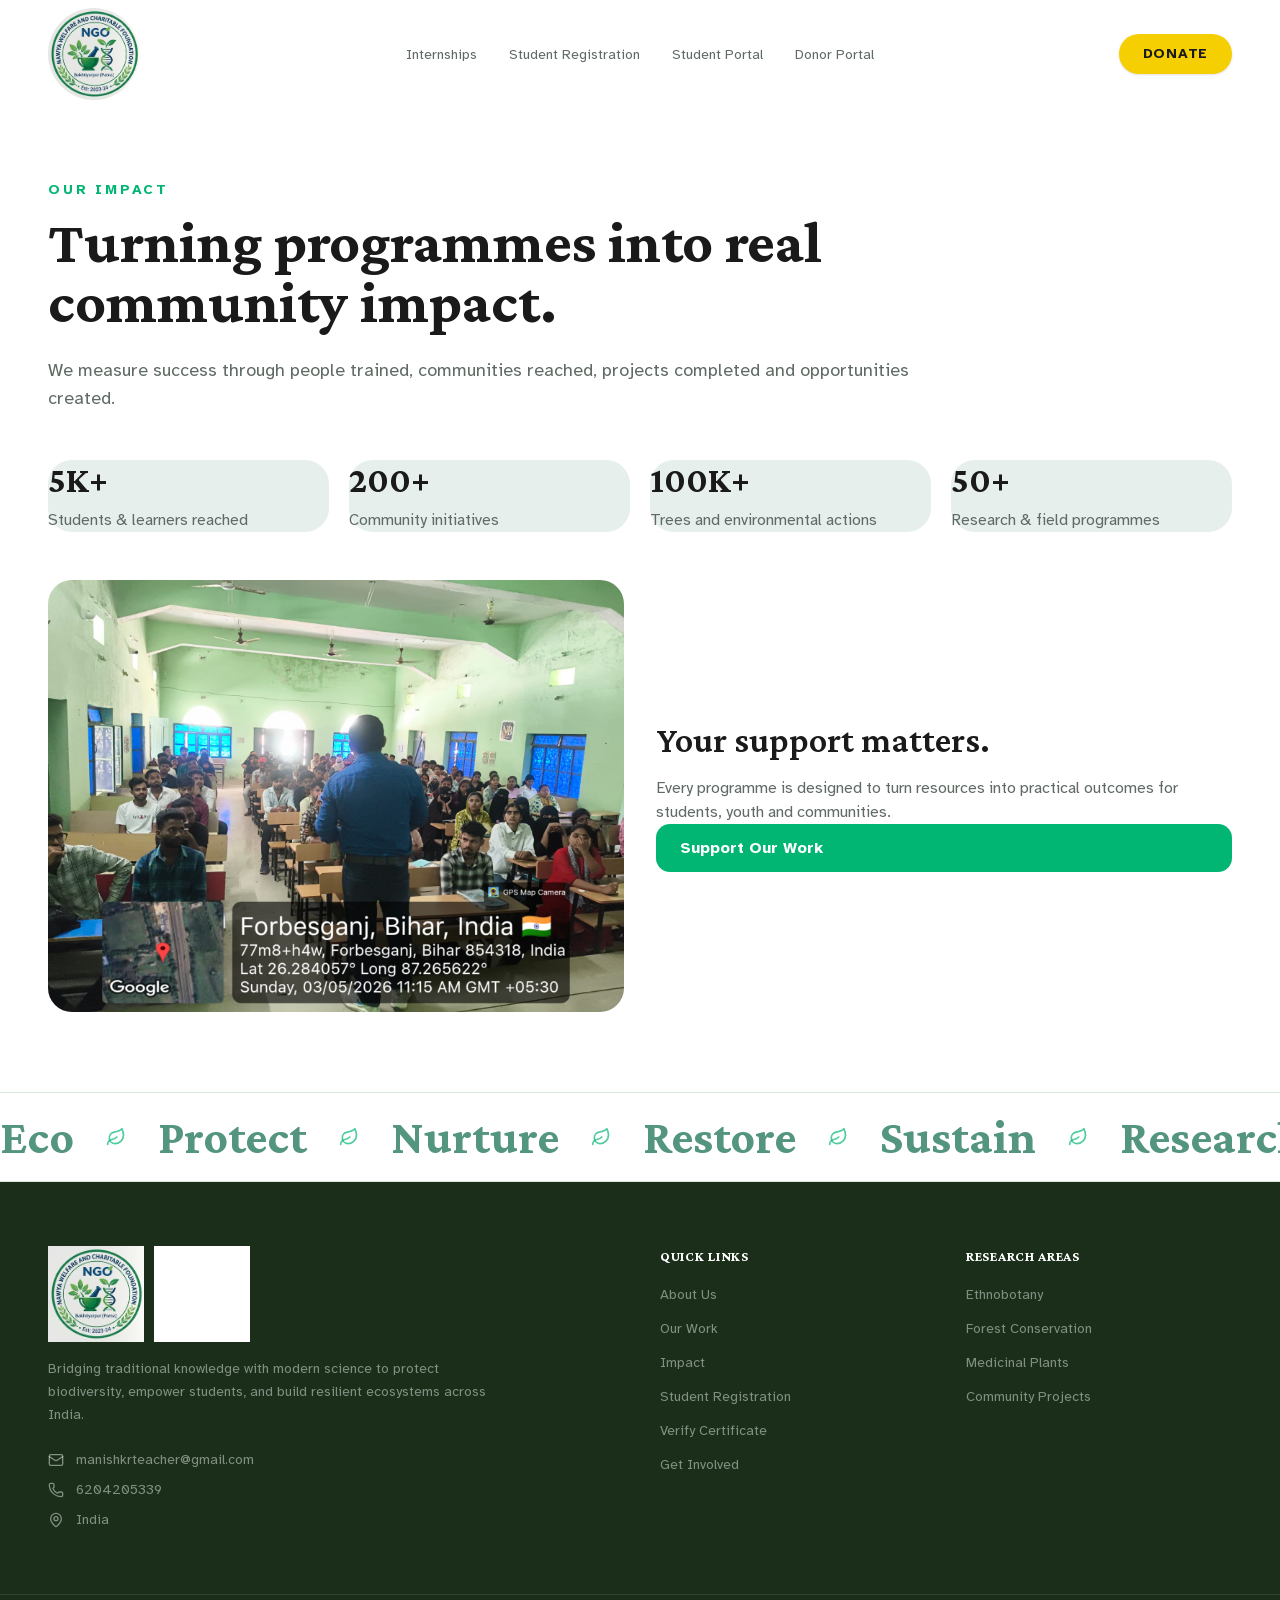
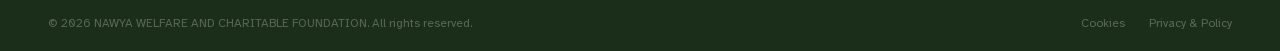
<file: impact/index.html>
<!DOCTYPE html><html lang="en" class="h-full antialiased crimson_pro_817fc533-module__r6Keaa__variable atkinson_hyperlegible_b6597021-module__UKgiOa__variable font-sans geist_da832ead-module__aN_Ytq__variable"><head><meta charset="utf-8"><meta name="viewport" content="width=device-width, initial-scale=1"><link rel="preload" href="/_next/static/immutable/media/115e7a2565b70400-s.p.2e5o54q9_b0yk.woff2" as="font" crossorigin="" type="font/woff2"><link rel="preload" href="/_next/static/immutable/media/89ea96820aa96980-s.p.3pskbmi5y11f5.woff2" as="font" crossorigin="" type="font/woff2"><link rel="preload" href="/_next/static/immutable/media/caa3a2e1cccd8315-s.p.0zr6hhvz-h9nw.woff2" as="font" crossorigin="" type="font/woff2"><link rel="preload" href="/_next/static/immutable/media/ed5f1f9bced69653-s.p.2v4ibmotuyxuz.woff2" as="font" crossorigin="" type="font/woff2"><link rel="preload" as="image" imagesrcset="/assets/images/fdlog.jpg 1x, /assets/images/fdlog.jpg 2x"><link rel="preload" as="image" imagesrcset="/assets/images/fdlog.jpg 1x, /assets/images/fdlog.jpg 2x"><link rel="preload" as="image" imagesrcset="/photos/hero-1.jpg 256w, /photos/hero-1.jpg 384w, /photos/hero-1.jpg 640w, /photos/hero-1.jpg 750w, /photos/hero-1.jpg 828w, /photos/hero-1.jpg 1080w, /photos/hero-1.jpg 1200w, /photos/hero-1.jpg 1920w, /photos/hero-1.jpg 2048w, /photos/hero-1.jpg 3840w" imagesizes="(min-width: 1024px) 35vw, (min-width: 640px) 40vw, 60vw"><link rel="preload" as="image" imagesrcset="/photos/hero-2.jpg 256w, /photos/hero-2.jpg 384w, /photos/hero-2.jpg 640w, /photos/hero-2.jpg 750w, /photos/hero-2.jpg 828w, /photos/hero-2.jpg 1080w, /photos/hero-2.jpg 1200w, /photos/hero-2.jpg 1920w, /photos/hero-2.jpg 2048w, /photos/hero-2.jpg 3840w" imagesizes="(min-width: 1024px) 35vw, (min-width: 640px) 40vw, 60vw"><link rel="preload" as="image" imagesrcset="/photos/hero-3.jpg 256w, /photos/hero-3.jpg 384w, /photos/hero-3.jpg 640w, /photos/hero-3.jpg 750w, /photos/hero-3.jpg 828w, /photos/hero-3.jpg 1080w, /photos/hero-3.jpg 1200w, /photos/hero-3.jpg 1920w, /photos/hero-3.jpg 2048w, /photos/hero-3.jpg 3840w" imagesizes="(min-width: 1024px) 35vw, (min-width: 640px) 40vw, 60vw"><link rel="stylesheet" href="/_next/static/immutable/chunks/1xchoatntsuw6.css" data-precedence="next"><link rel="stylesheet" href="/_next/static/immutable/chunks/0qoue1fsbwm-6.css" data-precedence="next"><link rel="stylesheet" href="/_next/static/immutable/chunks/1bch9-5hr80e2.css" data-precedence="next"><link rel="preload" as="script" fetchpriority="low" href="/_next/static/immutable/chunks/0xiannuk_vusq.js"><title>Impact | NAWYA WELFARE AND CHARITABLE FOUNDATION</title><meta name="description" content="Bridging traditional knowledge with modern science. We partner with forest departments, universities, and communities across India to protect biodiversity, empower students, and build resilient ecosystems."><link rel="icon" href="favicon_favicon.1hww8q80hu5fj.ico.ico" sizes="48x48" type="image/x-icon"><meta name="next-size-adjust" content=""><style>header nav>a img:first-child{width:92px!important;height:92px!important;object-fit:contain!important;border-radius:50%!important;background:#fff!important;display:block!important}header nav>a img:nth-child(2){display:none!important}@media(max-width:1023px){header nav>a img:first-child{width:64px!important;height:64px!important}}#mobile-nav{z-index:50}</style><style id="nawya-static-fix">#mobile-nav{z-index:100;position:relative}.nawya-hidden-social{display:none!important}</style></head><body class="min-h-full flex flex-col"><div hidden=""><!--$--><!--/$--></div><a href="#main-content" class="sr-only focus:not-sr-only focus:absolute focus:top-4 focus:left-4 focus:z-50 focus:rounded-lg focus:bg-primary focus:px-4 focus:py-2 focus:text-primary-foreground">Skip to main content</a><header class="sticky top-0 z-40 bg-card/90 backdrop-blur-md"><nav class="mx-auto flex max-w-[1440px] items-center justify-between px-6 pt-2 lg:grid lg:grid-cols-[1fr_auto_1fr] lg:px-12"><a href="/" aria-label="NAWYA WELFARE AND CHARITABLE FOUNDATION — Home" class="flex items-center gap-2 justify-self-start sm:gap-3"><img alt="NAWYA WELFARE AND CHARITABLE FOUNDATION logo" width="92" height="92" decoding="async" data-nimg="1" class="size-20 sm:h-20 sm:w-20 lg:h-[92px] lg:w-[92px]" style="color:transparent" srcset="/assets/images/fdlog.jpg 1x, /assets/images/fdlog.jpg 2x" src="/assets/images/fdlog.jpg"><img alt="NAWYA WELFARE AND CHARITABLE FOUNDATION" width="1940" height="923" decoding="async" data-nimg="1" class="h-16 w-auto sm:h-20 lg:h-24 hidden" style="color:transparent" srcset="/assets/images/fdlog.jpg 1x, /assets/images/fdlog.jpg 2x" src="/assets/images/fdlog.jpg"></a><ul class="hidden items-center justify-center gap-8 lg:flex"><li><a href="/courses/" class="text-sm font-medium text-muted-foreground transition-colors duration-200 hover:text-primary">Internships</a></li><li><a href="/register/" class="text-sm font-medium text-muted-foreground transition-colors duration-200 hover:text-primary">Student Registration</a></li><li><a href="/student/" class="text-sm font-medium text-muted-foreground transition-colors duration-200 hover:text-primary">Student Portal</a></li><li><a href="/donor/" class="text-sm font-medium text-muted-foreground transition-colors duration-200 hover:text-primary">Donor Portal</a></li></ul><a href="/donate/" class="hidden cursor-pointer rounded-full bg-accent px-6 py-2.5 text-sm font-bold uppercase tracking-wider text-accent-foreground shadow-sm transition-all duration-200 hover:scale-[1.03] hover:shadow-md lg:inline-block lg:justify-self-end">Donate</a><div class="lg:hidden"><button aria-expanded="false" aria-controls="mobile-nav" aria-label="Open menu" class="cursor-pointer rounded-lg p-2 text-foreground transition-colors duration-200 hover:bg-muted"><svg xmlns="http://www.w3.org/2000/svg" width="24" height="24" viewBox="0 0 24 24" fill="none" stroke="currentColor" stroke-width="2" stroke-linecap="round" stroke-linejoin="round" class="lucide lucide-menu h-6 w-6" aria-hidden="true"><path d="M4 5h16"></path><path d="M4 12h16"></path><path d="M4 19h16"></path></svg></button></div></nav></header>
<main id="main-content" class="flex-1">
<section class="relative overflow-hidden bg-card">
<div class="mx-auto max-w-[1440px] px-5 py-12 sm:px-8 lg:px-12 lg:py-20">

<div class="max-w-4xl"><p class="text-sm font-semibold uppercase tracking-[0.2em] text-primary">Our Impact</p>
<h1 class="mt-3 font-heading text-5xl font-bold sm:text-6xl">Turning programmes into real community impact.</h1>
<p class="mt-6 text-lg leading-8 text-muted-foreground">We measure success through people trained, communities reached, projects completed and opportunities created.</p></div>
<div class="mt-12 grid gap-5 sm:grid-cols-2 lg:grid-cols-4">
<div class="rounded-3xl bg-secondary/10 p-7"><div class="font-heading text-4xl font-bold">5K+</div><div class="mt-2 text-muted-foreground">Students & learners reached</div></div><div class="rounded-3xl bg-secondary/10 p-7"><div class="font-heading text-4xl font-bold">200+</div><div class="mt-2 text-muted-foreground">Community initiatives</div></div><div class="rounded-3xl bg-secondary/10 p-7"><div class="font-heading text-4xl font-bold">100K+</div><div class="mt-2 text-muted-foreground">Trees and environmental actions</div></div><div class="rounded-3xl bg-secondary/10 p-7"><div class="font-heading text-4xl font-bold">50+</div><div class="mt-2 text-muted-foreground">Research & field programmes</div></div>
</div><div class="mt-12 grid gap-8 lg:grid-cols-2"><img src="../assets/images/impact-photo.jpg" class="rounded-3xl object-cover" alt="Community impact"><div class="flex flex-col justify-center"><h2 class="font-heading text-4xl font-semibold">Your support matters.</h2><p class="mt-4 leading-8 text-muted-foreground">Every programme is designed to turn resources into practical outcomes for students, youth and communities.</p><a href="../donate/" class="mt-7 inline-flex w-fit rounded-xl bg-primary px-6 py-3 font-semibold text-primary-foreground">Support Our Work</a></div></div>

</div>
</section>
</main>
<div class="overflow-hidden border-y border-border bg-card py-5"><div class="animate-marquee flex w-max items-center gap-8"><span class="flex items-center gap-8 text-3xl font-bold sm:text-4xl lg:text-5xl"><span class="font-heading text-secondary/70">Eco</span><svg xmlns="http://www.w3.org/2000/svg" width="24" height="24" viewBox="0 0 24 24" fill="none" stroke="currentColor" stroke-width="2" stroke-linecap="round" stroke-linejoin="round" class="lucide lucide-leaf h-5 w-5 text-primary/70" aria-hidden="true"><path d="M11 20A7 7 0 0 1 9.8 6.1C15.5 5 17 4.48 19 2c1 2 2 4.18 2 8 0 5.5-4.78 10-10 10Z"></path><path d="M2 21c0-3 1.85-5.36 5.08-6C9.5 14.52 12 13 13 12"></path></svg></span><span class="flex items-center gap-8 text-3xl font-bold sm:text-4xl lg:text-5xl"><span class="font-heading text-secondary/70">Protect</span><svg xmlns="http://www.w3.org/2000/svg" width="24" height="24" viewBox="0 0 24 24" fill="none" stroke="currentColor" stroke-width="2" stroke-linecap="round" stroke-linejoin="round" class="lucide lucide-leaf h-5 w-5 text-primary/70" aria-hidden="true"><path d="M11 20A7 7 0 0 1 9.8 6.1C15.5 5 17 4.48 19 2c1 2 2 4.18 2 8 0 5.5-4.78 10-10 10Z"></path><path d="M2 21c0-3 1.85-5.36 5.08-6C9.5 14.52 12 13 13 12"></path></svg></span><span class="flex items-center gap-8 text-3xl font-bold sm:text-4xl lg:text-5xl"><span class="font-heading text-secondary/70">Nurture</span><svg xmlns="http://www.w3.org/2000/svg" width="24" height="24" viewBox="0 0 24 24" fill="none" stroke="currentColor" stroke-width="2" stroke-linecap="round" stroke-linejoin="round" class="lucide lucide-leaf h-5 w-5 text-primary/70" aria-hidden="true"><path d="M11 20A7 7 0 0 1 9.8 6.1C15.5 5 17 4.48 19 2c1 2 2 4.18 2 8 0 5.5-4.78 10-10 10Z"></path><path d="M2 21c0-3 1.85-5.36 5.08-6C9.5 14.52 12 13 13 12"></path></svg></span><span class="flex items-center gap-8 text-3xl font-bold sm:text-4xl lg:text-5xl"><span class="font-heading text-secondary/70">Restore</span><svg xmlns="http://www.w3.org/2000/svg" width="24" height="24" viewBox="0 0 24 24" fill="none" stroke="currentColor" stroke-width="2" stroke-linecap="round" stroke-linejoin="round" class="lucide lucide-leaf h-5 w-5 text-primary/70" aria-hidden="true"><path d="M11 20A7 7 0 0 1 9.8 6.1C15.5 5 17 4.48 19 2c1 2 2 4.18 2 8 0 5.5-4.78 10-10 10Z"></path><path d="M2 21c0-3 1.85-5.36 5.08-6C9.5 14.52 12 13 13 12"></path></svg></span><span class="flex items-center gap-8 text-3xl font-bold sm:text-4xl lg:text-5xl"><span class="font-heading text-secondary/70">Sustain</span><svg xmlns="http://www.w3.org/2000/svg" width="24" height="24" viewBox="0 0 24 24" fill="none" stroke="currentColor" stroke-width="2" stroke-linecap="round" stroke-linejoin="round" class="lucide lucide-leaf h-5 w-5 text-primary/70" aria-hidden="true"><path d="M11 20A7 7 0 0 1 9.8 6.1C15.5 5 17 4.48 19 2c1 2 2 4.18 2 8 0 5.5-4.78 10-10 10Z"></path><path d="M2 21c0-3 1.85-5.36 5.08-6C9.5 14.52 12 13 13 12"></path></svg></span><span class="flex items-center gap-8 text-3xl font-bold sm:text-4xl lg:text-5xl"><span class="font-heading text-secondary/70">Research</span><svg xmlns="http://www.w3.org/2000/svg" width="24" height="24" viewBox="0 0 24 24" fill="none" stroke="currentColor" stroke-width="2" stroke-linecap="round" stroke-linejoin="round" class="lucide lucide-leaf h-5 w-5 text-primary/70" aria-hidden="true"><path d="M11 20A7 7 0 0 1 9.8 6.1C15.5 5 17 4.48 19 2c1 2 2 4.18 2 8 0 5.5-4.78 10-10 10Z"></path><path d="M2 21c0-3 1.85-5.36 5.08-6C9.5 14.52 12 13 13 12"></path></svg></span><span class="flex items-center gap-8 text-3xl font-bold sm:text-4xl lg:text-5xl"><span class="font-heading text-secondary/70">Conserve</span><svg xmlns="http://www.w3.org/2000/svg" width="24" height="24" viewBox="0 0 24 24" fill="none" stroke="currentColor" stroke-width="2" stroke-linecap="round" stroke-linejoin="round" class="lucide lucide-leaf h-5 w-5 text-primary/70" aria-hidden="true"><path d="M11 20A7 7 0 0 1 9.8 6.1C15.5 5 17 4.48 19 2c1 2 2 4.18 2 8 0 5.5-4.78 10-10 10Z"></path><path d="M2 21c0-3 1.85-5.36 5.08-6C9.5 14.52 12 13 13 12"></path></svg></span><span class="flex items-center gap-8 text-3xl font-bold sm:text-4xl lg:text-5xl"><span class="font-heading text-secondary/70">Empower</span><svg xmlns="http://www.w3.org/2000/svg" width="24" height="24" viewBox="0 0 24 24" fill="none" stroke="currentColor" stroke-width="2" stroke-linecap="round" stroke-linejoin="round" class="lucide lucide-leaf h-5 w-5 text-primary/70" aria-hidden="true"><path d="M11 20A7 7 0 0 1 9.8 6.1C15.5 5 17 4.48 19 2c1 2 2 4.18 2 8 0 5.5-4.78 10-10 10Z"></path><path d="M2 21c0-3 1.85-5.36 5.08-6C9.5 14.52 12 13 13 12"></path></svg></span><span class="flex items-center gap-8 text-3xl font-bold sm:text-4xl lg:text-5xl"><span class="font-heading text-secondary/70">Eco</span><svg xmlns="http://www.w3.org/2000/svg" width="24" height="24" viewBox="0 0 24 24" fill="none" stroke="currentColor" stroke-width="2" stroke-linecap="round" stroke-linejoin="round" class="lucide lucide-leaf h-5 w-5 text-primary/70" aria-hidden="true"><path d="M11 20A7 7 0 0 1 9.8 6.1C15.5 5 17 4.48 19 2c1 2 2 4.18 2 8 0 5.5-4.78 10-10 10Z"></path><path d="M2 21c0-3 1.85-5.36 5.08-6C9.5 14.52 12 13 13 12"></path></svg></span><span class="flex items-center gap-8 text-3xl font-bold sm:text-4xl lg:text-5xl"><span class="font-heading text-secondary/70">Protect</span><svg xmlns="http://www.w3.org/2000/svg" width="24" height="24" viewBox="0 0 24 24" fill="none" stroke="currentColor" stroke-width="2" stroke-linecap="round" stroke-linejoin="round" class="lucide lucide-leaf h-5 w-5 text-primary/70" aria-hidden="true"><path d="M11 20A7 7 0 0 1 9.8 6.1C15.5 5 17 4.48 19 2c1 2 2 4.18 2 8 0 5.5-4.78 10-10 10Z"></path><path d="M2 21c0-3 1.85-5.36 5.08-6C9.5 14.52 12 13 13 12"></path></svg></span><span class="flex items-center gap-8 text-3xl font-bold sm:text-4xl lg:text-5xl"><span class="font-heading text-secondary/70">Nurture</span><svg xmlns="http://www.w3.org/2000/svg" width="24" height="24" viewBox="0 0 24 24" fill="none" stroke="currentColor" stroke-width="2" stroke-linecap="round" stroke-linejoin="round" class="lucide lucide-leaf h-5 w-5 text-primary/70" aria-hidden="true"><path d="M11 20A7 7 0 0 1 9.8 6.1C15.5 5 17 4.48 19 2c1 2 2 4.18 2 8 0 5.5-4.78 10-10 10Z"></path><path d="M2 21c0-3 1.85-5.36 5.08-6C9.5 14.52 12 13 13 12"></path></svg></span><span class="flex items-center gap-8 text-3xl font-bold sm:text-4xl lg:text-5xl"><span class="font-heading text-secondary/70">Restore</span><svg xmlns="http://www.w3.org/2000/svg" width="24" height="24" viewBox="0 0 24 24" fill="none" stroke="currentColor" stroke-width="2" stroke-linecap="round" stroke-linejoin="round" class="lucide lucide-leaf h-5 w-5 text-primary/70" aria-hidden="true"><path d="M11 20A7 7 0 0 1 9.8 6.1C15.5 5 17 4.48 19 2c1 2 2 4.18 2 8 0 5.5-4.78 10-10 10Z"></path><path d="M2 21c0-3 1.85-5.36 5.08-6C9.5 14.52 12 13 13 12"></path></svg></span><span class="flex items-center gap-8 text-3xl font-bold sm:text-4xl lg:text-5xl"><span class="font-heading text-secondary/70">Sustain</span><svg xmlns="http://www.w3.org/2000/svg" width="24" height="24" viewBox="0 0 24 24" fill="none" stroke="currentColor" stroke-width="2" stroke-linecap="round" stroke-linejoin="round" class="lucide lucide-leaf h-5 w-5 text-primary/70" aria-hidden="true"><path d="M11 20A7 7 0 0 1 9.8 6.1C15.5 5 17 4.48 19 2c1 2 2 4.18 2 8 0 5.5-4.78 10-10 10Z"></path><path d="M2 21c0-3 1.85-5.36 5.08-6C9.5 14.52 12 13 13 12"></path></svg></span><span class="flex items-center gap-8 text-3xl font-bold sm:text-4xl lg:text-5xl"><span class="font-heading text-secondary/70">Research</span><svg xmlns="http://www.w3.org/2000/svg" width="24" height="24" viewBox="0 0 24 24" fill="none" stroke="currentColor" stroke-width="2" stroke-linecap="round" stroke-linejoin="round" class="lucide lucide-leaf h-5 w-5 text-primary/70" aria-hidden="true"><path d="M11 20A7 7 0 0 1 9.8 6.1C15.5 5 17 4.48 19 2c1 2 2 4.18 2 8 0 5.5-4.78 10-10 10Z"></path><path d="M2 21c0-3 1.85-5.36 5.08-6C9.5 14.52 12 13 13 12"></path></svg></span><span class="flex items-center gap-8 text-3xl font-bold sm:text-4xl lg:text-5xl"><span class="font-heading text-secondary/70">Conserve</span><svg xmlns="http://www.w3.org/2000/svg" width="24" height="24" viewBox="0 0 24 24" fill="none" stroke="currentColor" stroke-width="2" stroke-linecap="round" stroke-linejoin="round" class="lucide lucide-leaf h-5 w-5 text-primary/70" aria-hidden="true"><path d="M11 20A7 7 0 0 1 9.8 6.1C15.5 5 17 4.48 19 2c1 2 2 4.18 2 8 0 5.5-4.78 10-10 10Z"></path><path d="M2 21c0-3 1.85-5.36 5.08-6C9.5 14.52 12 13 13 12"></path></svg></span><span class="flex items-center gap-8 text-3xl font-bold sm:text-4xl lg:text-5xl"><span class="font-heading text-secondary/70">Empower</span><svg xmlns="http://www.w3.org/2000/svg" width="24" height="24" viewBox="0 0 24 24" fill="none" stroke="currentColor" stroke-width="2" stroke-linecap="round" stroke-linejoin="round" class="lucide lucide-leaf h-5 w-5 text-primary/70" aria-hidden="true"><path d="M11 20A7 7 0 0 1 9.8 6.1C15.5 5 17 4.48 19 2c1 2 2 4.18 2 8 0 5.5-4.78 10-10 10Z"></path><path d="M2 21c0-3 1.85-5.36 5.08-6C9.5 14.52 12 13 13 12"></path></svg></span></div></div><footer class="bg-dark"><div class="mx-auto max-w-[1440px] px-5 py-14 sm:px-8 lg:px-12 lg:py-16"><div class="grid gap-10 md:grid-cols-2 lg:grid-cols-4"><div class="lg:col-span-2"><div class="mb-4 flex items-center gap-2.5"><img alt="NAWYA WELFARE AND CHARITABLE FOUNDATION logo" loading="lazy" width="112" height="112" decoding="async" data-nimg="1" class="size-24" style="color:transparent" srcset="/assets/images/fdlog.jpg 1x, /assets/images/fdlog.jpg 2x" src="/assets/images/fdlog.jpg"><img alt="NAWYA WELFARE AND CHARITABLE FOUNDATION" loading="lazy" width="1910" height="823" decoding="async" data-nimg="1" class="h-24 w-auto brightness-0 invert" style="color:transparent" srcset="/assets/images/fdlog.jpg 1x, /assets/images/fdlog.jpg 2x" src="/assets/images/fdlog.jpg"></div><p class="mb-6 max-w-md text-sm leading-relaxed text-dark-foreground/50">Bridging traditional knowledge with modern science to protect biodiversity, empower students, and build resilient ecosystems across India.</p><div class="flex flex-col gap-2.5"><div class="flex items-center gap-3 text-sm text-dark-foreground/50"><svg xmlns="http://www.w3.org/2000/svg" width="24" height="24" viewBox="0 0 24 24" fill="none" stroke="currentColor" stroke-width="2" stroke-linecap="round" stroke-linejoin="round" class="lucide lucide-mail h-4 w-4 shrink-0" aria-hidden="true"><path d="m22 7-8.991 5.727a2 2 0 0 1-2.009 0L2 7"></path><rect x="2" y="4" width="20" height="16" rx="2"></rect></svg><span>manishkrteacher@gmail.com</span></div><div class="flex items-center gap-3 text-sm text-dark-foreground/50"><svg xmlns="http://www.w3.org/2000/svg" width="24" height="24" viewBox="0 0 24 24" fill="none" stroke="currentColor" stroke-width="2" stroke-linecap="round" stroke-linejoin="round" class="lucide lucide-phone h-4 w-4 shrink-0" aria-hidden="true"><path d="M13.832 16.568a1 1 0 0 0 1.213-.303l.355-.465A2 2 0 0 1 17 15h3a2 2 0 0 1 2 2v3a2 2 0 0 1-2 2A18 18 0 0 1 2 4a2 2 0 0 1 2-2h3a2 2 0 0 1 2 2v3a2 2 0 0 1-.8 1.6l-.468.351a1 1 0 0 0-.292 1.233 14 14 0 0 0 6.392 6.384"></path></svg><span>6204205339</span></div><div class="flex items-center gap-3 text-sm text-dark-foreground/50"><svg xmlns="http://www.w3.org/2000/svg" width="24" height="24" viewBox="0 0 24 24" fill="none" stroke="currentColor" stroke-width="2" stroke-linecap="round" stroke-linejoin="round" class="lucide lucide-map-pin h-4 w-4 shrink-0" aria-hidden="true"><path d="M20 10c0 4.993-5.539 10.193-7.399 11.799a1 1 0 0 1-1.202 0C9.539 20.193 4 14.993 4 10a8 8 0 0 1 16 0"></path><circle cx="12" cy="10" r="3"></circle></svg><span>India</span></div></div></div><div><h3 class="mb-4 text-sm font-bold uppercase tracking-wider text-card">Quick Links</h3><ul class="flex flex-col gap-2.5"><li><a href="#mission" class="text-sm text-dark-foreground/50 transition-colors duration-200 hover:text-primary">About Us</a></li><li><a href="#work-areas" class="text-sm text-dark-foreground/50 transition-colors duration-200 hover:text-primary">Our Work</a></li><li><a href="#impact" class="text-sm text-dark-foreground/50 transition-colors duration-200 hover:text-primary">Impact</a></li><li><a href="/register/" class="text-sm text-dark-foreground/50 transition-colors duration-200 hover:text-primary">Student Registration</a></li><li><a href="/verify/" class="text-sm text-dark-foreground/50 transition-colors duration-200 hover:text-primary">Verify Certificate</a></li><li><a href="#get-involved" class="text-sm text-dark-foreground/50 transition-colors duration-200 hover:text-primary">Get Involved</a></li></ul></div><div><h3 class="mb-4 text-sm font-bold uppercase tracking-wider text-card">Research Areas</h3><ul class="flex flex-col gap-2.5"><li><a href="#work-areas" class="text-sm text-dark-foreground/50 transition-colors duration-200 hover:text-primary">Ethnobotany</a></li><li><a href="#work-areas" class="text-sm text-dark-foreground/50 transition-colors duration-200 hover:text-primary">Forest Conservation</a></li><li><a href="#work-areas" class="text-sm text-dark-foreground/50 transition-colors duration-200 hover:text-primary">Medicinal Plants</a></li><li><a href="#work-areas" class="text-sm text-dark-foreground/50 transition-colors duration-200 hover:text-primary">Community Projects</a></li></ul></div></div></div><div class="border-t border-dark-foreground/10"><div class="mx-auto flex max-w-[1440px] flex-col items-center justify-between gap-3 px-5 py-5 sm:flex-row sm:px-8 lg:px-12"><p class="text-xs text-dark-foreground/30">© <!-- -->2026<!-- --> NAWYA WELFARE AND CHARITABLE FOUNDATION. All rights reserved.</p><div class="flex gap-6"><a href="#" class="text-xs text-dark-foreground/30 transition-colors duration-200 hover:text-primary">Cookies</a><a href="#" class="text-xs text-dark-foreground/30 transition-colors duration-200 hover:text-primary">Privacy &amp; Policy</a></div></div></div></footer><!--$--><!--/$--><script>
(function(){
  const KEY='nawyaWelfareData';
  // Keep this static export on the current page. No timed redirect is used.
  // Build the mobile navigation because the captured site did not include the React menu runtime.
  const header=document.querySelector('header');
  const nav=document.querySelector('header nav');
  const mobileBtn=header?.querySelector('button[aria-controls=\"mobile-nav\"]');
  if(header && nav && mobileBtn && !document.getElementById('mobile-nav')){
    const panel=document.createElement('div'); panel.id='mobile-nav';
    panel.className='lg:hidden border-t border-border bg-card px-6 py-4';
    panel.style.display='none';
    panel.innerHTML='<div class=\"flex flex-col gap-2\"><a class=\"rounded-lg px-3 py-3 hover:bg-muted\" href=\"/courses/\">Internships</a><a class=\"rounded-lg px-3 py-3 hover:bg-muted\" href=\"/register/\">Student Registration</a><a class=\"rounded-lg px-3 py-3 hover:bg-muted\" href=\"/student/\">Student Portal</a><a class=\"rounded-lg px-3 py-3 hover:bg-muted\" href=\"/donor/\">Donor Portal</a><a class=\"rounded-lg px-3 py-3 hover:bg-muted\" href=\"/donate/\">Donate</a></div>';
    header.appendChild(panel);
  }

  const get=()=>{try{return JSON.parse(localStorage.getItem(KEY)||'{}')}catch(e){return {}}};
  const set=d=>localStorage.setItem(KEY,JSON.stringify(d));
  const val=(el)=>el ? (el.value||'').trim() : '';
  const route=location.pathname.replace(/\\/g,'/');
  // Make all captured navigation work consistently on a static web server.
  document.querySelectorAll('a[href]').forEach(a=>{
    const h=a.getAttribute('href');
    if(!h) return;
    const map={'/courses':'/courses/','/register':'/register/','/student':'/student/','/donor':'/donor/','/donate':'/donate/','/about':'/about/','/impact':'/impact/','/contact':'/contact/','/verify':'/verify/'};
    if(map[h]) a.setAttribute('href',map[h]);
  });
  // Robust mobile menu for the captured static pages.
  const buttons=[...document.querySelectorAll('header button')];
  buttons.forEach(btn=>{
    if(btn.dataset.nawaBound) return; btn.dataset.nawaBound='1';
    btn.addEventListener('click',()=>{
      const nav=document.getElementById('mobile-nav') || document.querySelector('header + div');
      if(!nav) return;
      const hidden=nav.classList.contains('hidden');
      nav.classList.toggle('hidden',!hidden);
      nav.style.display=hidden?'block':'none';
      btn.setAttribute('aria-expanded',String(hidden));
    });
  });
  const forms=[...document.querySelectorAll('form')];
  forms.forEach(form=>{
    form.addEventListener('submit',function(ev){
      ev.preventDefault();
      const inputs=[...form.querySelectorAll('input,select,textarea')];
      const data=get();
      const values=inputs.map(i=>val(i));
      if(route.includes('/register')){
        const email=values.find((v,i)=>inputs[i].type==='email')||'';
        if(!email){alert('Please enter your email.');return;}
        data.student={email,name:values[0]||'',phone:values[2]||'',program:values[6]||''};
        set(data); alert('Registration submitted successfully. Your student details are saved on this device.'); form.reset();
      } else if(route.includes('/student')){
        const email=values.find((v,i)=>inputs[i].type==='email')||'';
        if(!email){alert('Please enter your email.');return;}
        if(!data.student || data.student.email.toLowerCase()!==email.toLowerCase()){alert('Student account not found on this device. Please register first.');return;}
        location.href='/student/dashboard.html';
      } else if(route.includes('/donor') && !route.includes('dashboard')){
        const email=values.find((v,i)=>inputs[i].type==='email')||'';
        if(!email){alert('Please enter your email.');return;}
        data.donor={email,name:values[0]||''}; set(data); location.href='/donor/dashboard.html';
      } else if(route.includes('/donate')){
        const email=values.find((v,i)=>inputs[i].type==='email')||'';
        const amount=values.find(v=>/^\d+(\.\d+)?$/.test(v))||'';
        if(!email||!amount){alert('Please enter email and donation amount.');return;}
        data.donations=data.donations||[]; const id='NWF-'+Date.now().toString().slice(-8); data.donations.push({id,email,amount,date:new Date().toLocaleString()}); set(data);
        alert('Donation request saved. Donation ID: '+id+'\nConnect your payment gateway to accept live payments.');
      } else if(route.includes('/contact')){
        data.messages=data.messages||[]; data.messages.push({name:values[0]||'',email:values[1]||'',subject:values[2]||'',message:values[3]||'',date:new Date().toLocaleString()}); set(data); alert('Thank you! Your message has been saved successfully.'); form.reset();
      } else if(route.includes('/verify')){
        const c=document.getElementById('cert'); const result=document.getElementById('result');
        if(!val(c)){if(result)result.textContent='Please enter a certificate number.';return;}
        if(result) result.textContent='Verification request received for: '+val(c);
      }
    });
  });
})();
</script></body></html>
</file>
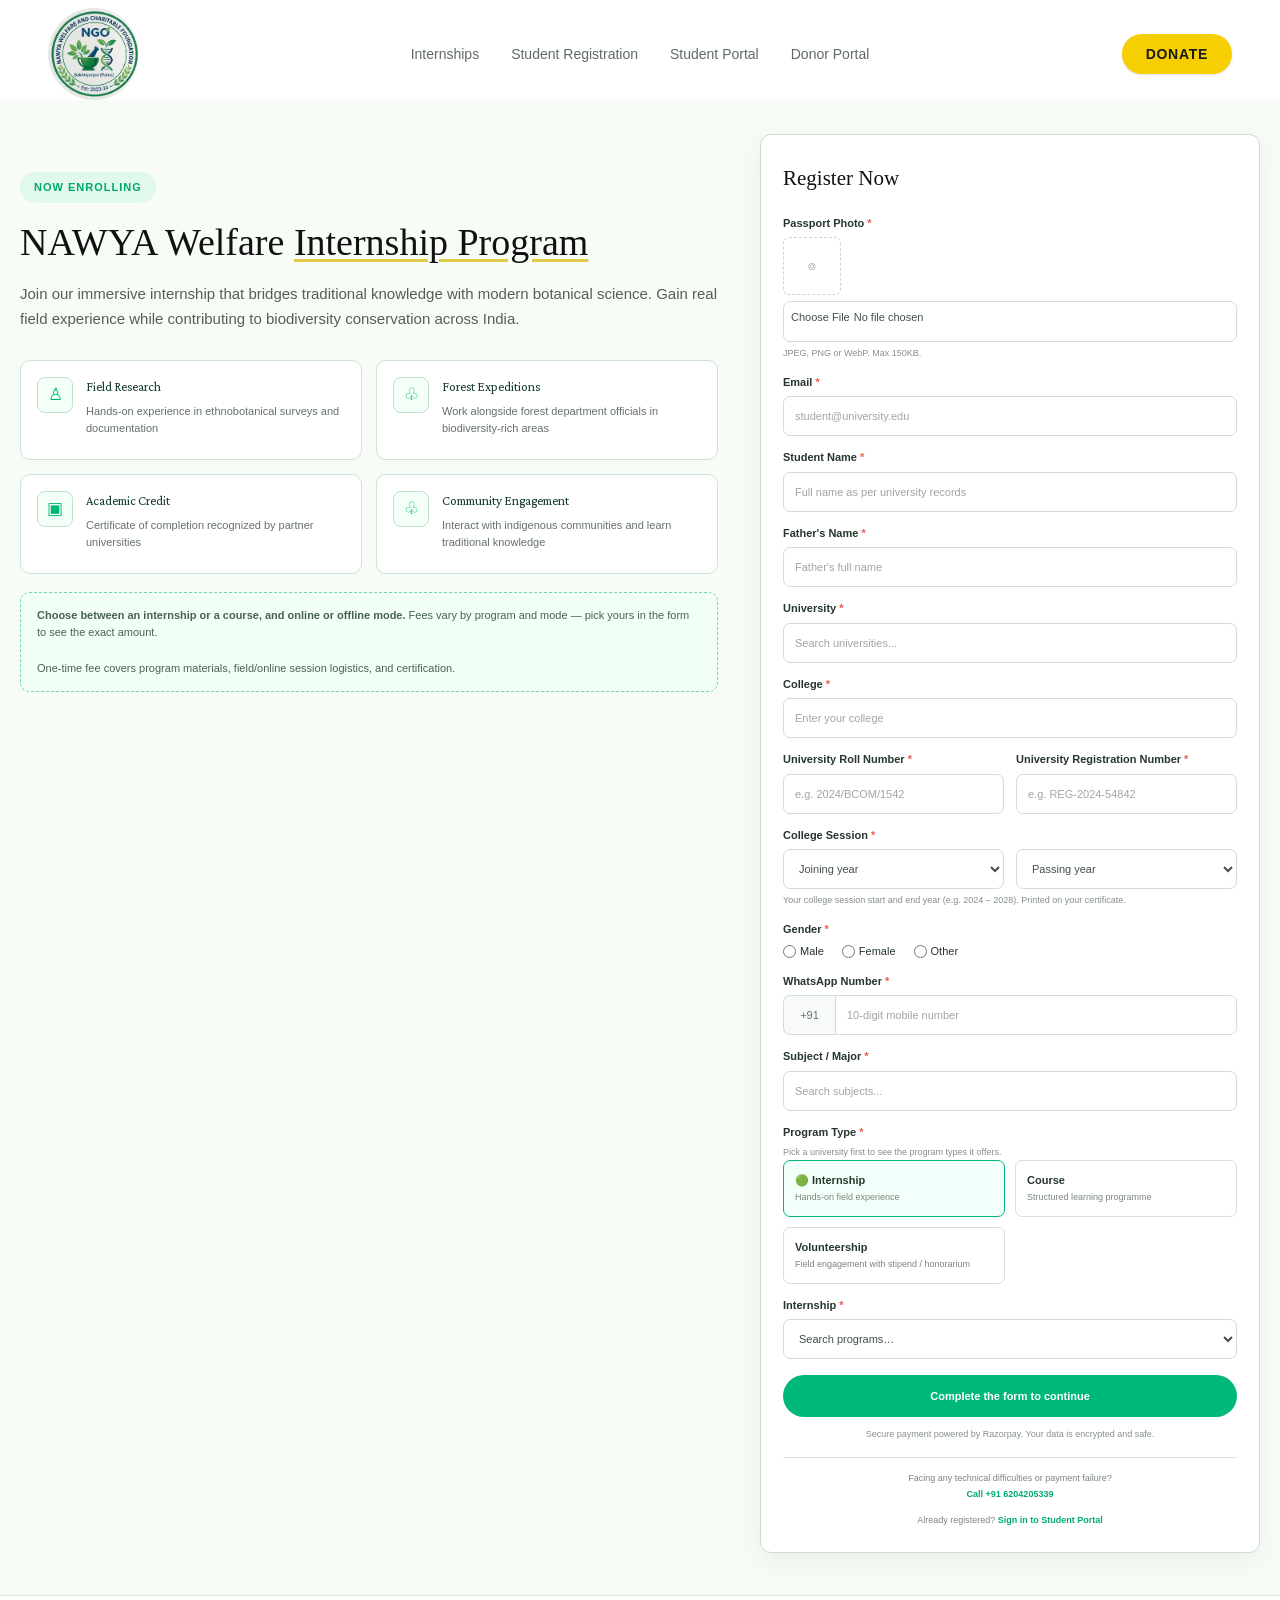
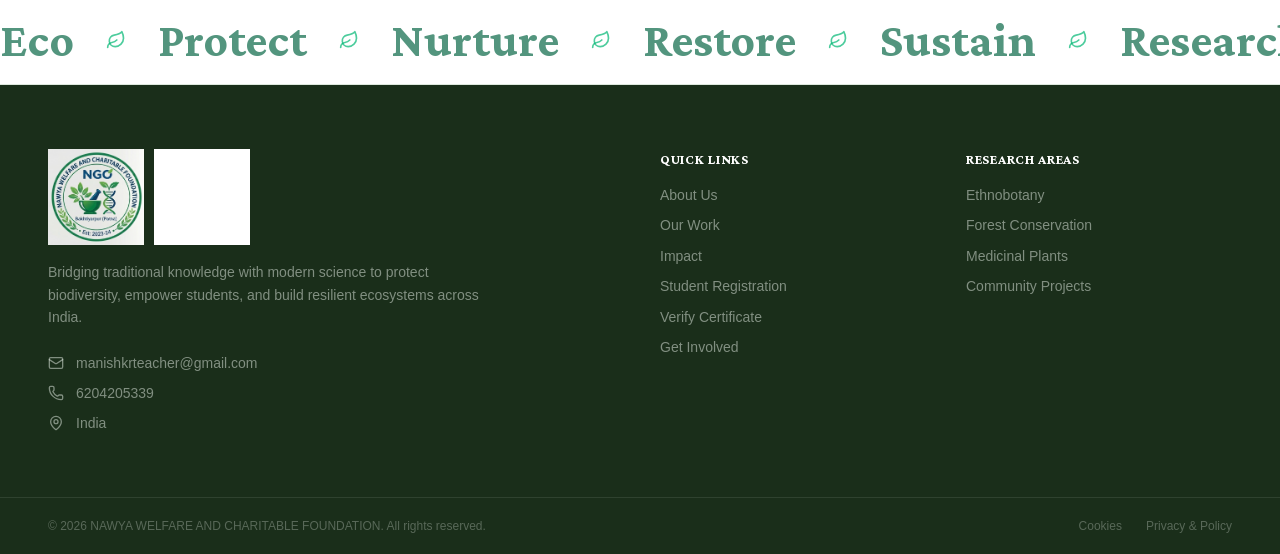
<file: register/index.html>
<!DOCTYPE html>
<html lang="en"
  class="h-full antialiased crimson_pro_817fc533-module__r6Keaa__variable atkinson_hyperlegible_b6597021-module__UKgiOa__variable font-sans geist_da832ead-module__aN_Ytq__variable">

<head>
  <meta charset="utf-8">
  <meta name="viewport" content="width=device-width, initial-scale=1">
  <link rel="preload" href="/_next/static/immutable/media/115e7a2565b70400-s.p.2e5o54q9_b0yk.woff2" as="font"
    crossorigin="" type="font/woff2">
  <link rel="preload" href="/_next/static/immutable/media/89ea96820aa96980-s.p.3pskbmi5y11f5.woff2" as="font"
    crossorigin="" type="font/woff2">
  <link rel="preload" href="/_next/static/immutable/media/caa3a2e1cccd8315-s.p.0zr6hhvz-h9nw.woff2" as="font"
    crossorigin="" type="font/woff2">
  <link rel="preload" href="/_next/static/immutable/media/ed5f1f9bced69653-s.p.2v4ibmotuyxuz.woff2" as="font"
    crossorigin="" type="font/woff2">
  <link rel="preload" as="image" imagesrcset="/assets/images/fdlog.jpg 1x, /assets/images/fdlog.jpg 2x">
  <link rel="preload" as="image" imagesrcset="/assets/images/fdlog.jpg 1x, /assets/images/fdlog.jpg 2x">
  <link rel="preload" as="image"
    imagesrcset="/photos/hero-1.jpg 256w, /photos/hero-1.jpg 384w, /photos/hero-1.jpg 640w, /photos/hero-1.jpg 750w, /photos/hero-1.jpg 828w, /photos/hero-1.jpg 1080w, /photos/hero-1.jpg 1200w, /photos/hero-1.jpg 1920w, /photos/hero-1.jpg 2048w, /photos/hero-1.jpg 3840w"
    imagesizes="(min-width: 1024px) 35vw, (min-width: 640px) 40vw, 60vw">
  <link rel="preload" as="image"
    imagesrcset="/photos/hero-2.jpg 256w, /photos/hero-2.jpg 384w, /photos/hero-2.jpg 640w, /photos/hero-2.jpg 750w, /photos/hero-2.jpg 828w, /photos/hero-2.jpg 1080w, /photos/hero-2.jpg 1200w, /photos/hero-2.jpg 1920w, /photos/hero-2.jpg 2048w, /photos/hero-2.jpg 3840w"
    imagesizes="(min-width: 1024px) 35vw, (min-width: 640px) 40vw, 60vw">
  <link rel="preload" as="image"
    imagesrcset="/photos/hero-3.jpg 256w, /photos/hero-3.jpg 384w, /photos/hero-3.jpg 640w, /photos/hero-3.jpg 750w, /photos/hero-3.jpg 828w, /photos/hero-3.jpg 1080w, /photos/hero-3.jpg 1200w, /photos/hero-3.jpg 1920w, /photos/hero-3.jpg 2048w, /photos/hero-3.jpg 3840w"
    imagesizes="(min-width: 1024px) 35vw, (min-width: 640px) 40vw, 60vw">
  <link rel="stylesheet" href="/_next/static/immutable/chunks/1xchoatntsuw6.css" data-precedence="next">
  <link rel="stylesheet" href="/_next/static/immutable/chunks/0qoue1fsbwm-6.css" data-precedence="next">
  <link rel="stylesheet" href="/_next/static/immutable/chunks/1bch9-5hr80e2.css" data-precedence="next">
  <link rel="preload" as="script" fetchpriority="low" href="/_next/static/immutable/chunks/0xiannuk_vusq.js">
  <title>Student Registration | NAWYA WELFARE AND CHARITABLE FOUNDATION</title>
  <meta name="description"
    content="Bridging traditional knowledge with modern science. We partner with forest departments, universities, and communities across India to protect biodiversity, empower students, and build resilient ecosystems.">
  <link rel="icon" href="favicon_favicon.1hww8q80hu5fj.ico.ico" sizes="48x48" type="image/x-icon">
  <meta name="next-size-adjust" content="">
  <style>
    header nav>a img:first-child {
      width: 92px !important;
      height: 92px !important;
      object-fit: contain !important;
      border-radius: 50% !important;
      background: #fff !important;
      display: block !important
    }

    header nav>a img:nth-child(2) {
      display: none !important
    }

    @media(max-width:1023px) {
      header nav>a img:first-child {
        width: 64px !important;
        height: 64px !important
      }
    }

    #mobile-nav {
      z-index: 50
    }
  </style>
  <style id="nawya-static-fix">
    #mobile-nav {
      z-index: 100;
      position: relative
    }

    .nawya-hidden-social {
      display: none !important
    }
  </style>

<style id="registration-medium-size">
/* ==================== REGISTRATION PAGE MEDIUM SIZE ==================== */
.page{
    padding: 42px 18px 52px;
}

.page .container{
    max-width: 1240px;
    grid-template-columns: minmax(0,1fr) 500px;
    gap: 42px;
}

.page .left{
    padding: 38px 0 0;
}

.page .badge{
    padding: 7px 14px;
    font-size: 11px;
    letter-spacing: 1px;
}

.page h1{
    font-size: 38px;
    line-height: 1.22;
    margin: 16px 0;
}

.page .intro{
    max-width: 720px;
    font-size: 15px;
    line-height: 1.7;
    margin-bottom: 28px;
}

.page .features{
    max-width: 720px;
    gap: 14px;
}

.page .feature{
    border-radius: 10px;
    padding: 16px;
    min-height: 100px;
    gap: 13px;
}

.page .icon{
    width: 36px;
    height: 36px;
    min-width: 36px;
    border-radius: 8px;
    font-size: 17px;
}

.page .feature h3{
    margin-bottom: 7px;
    font-size: 13px;
}

.page .feature p{
    font-size: 11px;
    line-height: 1.55;
}

.page .note{
    max-width: 720px;
    margin-top: 18px;
    padding: 14px 16px;
    border-radius: 9px;
    font-size: 11px;
    line-height: 1.6;
}

.page .form-card{
    border-radius: 11px;
    padding: 28px 22px 24px;
    box-shadow: 0 8px 26px rgba(25,70,45,.07);
}

.page .form-card h2{
    margin-bottom: 20px;
    font-size: 21px;
}

.page label{
    font-size: 11px;
    margin: 13px 0 6px;
}

.page input,
.page select{
    height: 40px;
    border-radius: 7px;
    padding: 0 11px;
    font-size: 11px;
}

.page input[type="file"]{
    padding: 7px;
    height: 41px;
}

.page .help{
    font-size: 9px;
    margin-top: 5px;
}

.page .error{
    font-size: 9px;
    margin-top: 4px;
}

.page .photo-box{
    width: 58px;
    height: 58px;
    border-radius: 6px;
    margin-bottom: 6px;
}

.page .grid2{
    gap: 12px;
}

.page .phone{
    grid-template-columns: 52px 1fr;
}

.page .prefix{
    height: 40px;
    border-radius: 7px 0 0 7px;
    font-size: 11px;
}

.page .phone input{
    border-radius: 0 7px 7px 0;
}

.page .radio-row{
    gap: 18px;
    margin-top: 6px;
}

.page .radio-row label{
    font-size: 11px;
}

.page .programs{
    gap: 10px;
}

.page .program{
    border-radius: 7px;
    padding: 11px;
}

.page .program strong{
    font-size: 11px;
}

.page .program small{
    font-size: 9px;
    margin-top: 3px;
}

.page button{
    height: 42px;
    border-radius: 22px;
    font-size: 11px;
    margin-top: 16px;
}

.page .secure{
    font-size: 9px;
    margin: 11px 0 15px;
}

.page .divider{
    margin-bottom: 13px;
}

.page .support,
.page .signin{
    font-size: 9px;
}

.page .signin{
    margin-top: 13px;
}

@media(max-width:850px){
    .page{
        padding: 30px 16px 42px;
    }

    .page .container{
        grid-template-columns: 1fr;
        max-width: 720px;
        gap: 28px;
    }

    .page .left{
        padding-top: 8px;
    }

    .page h1{
        font-size: 34px;
    }

    .page .form-card{
        order: 2;
    }
}

@media(max-width:520px){
    .page{
        padding: 24px 13px 34px;
    }

    .page h1{
        font-size: 29px;
    }

    .page .intro{
        font-size: 14px;
    }

    .page .feature{
        min-height: 90px;
        padding: 14px;
    }

    .page .feature h3{
        font-size: 12px;
    }

    .page .feature p{
        font-size: 10px;
    }

    .page .form-card{
        padding: 22px 15px 20px;
    }
}
</style>

</head>

<body class="min-h-full flex flex-col">
  <div hidden=""><!--$--><!--/$--></div><a href="#main-content"
    class="sr-only focus:not-sr-only focus:absolute focus:top-4 focus:left-4 focus:z-50 focus:rounded-lg focus:bg-primary focus:px-4 focus:py-2 focus:text-primary-foreground">Skip
    to main content</a>
  <header class="sticky top-0 z-40 bg-card/90 backdrop-blur-md">
    <nav
      class="mx-auto flex max-w-[1440px] items-center justify-between px-6 pt-2 lg:grid lg:grid-cols-[1fr_auto_1fr] lg:px-12">
      <a href="/" aria-label="NAWYA WELFARE AND CHARITABLE FOUNDATION — Home"
        class="flex items-center gap-2 justify-self-start sm:gap-3"><img
          alt="NAWYA WELFARE AND CHARITABLE FOUNDATION logo" width="92" height="92" decoding="async" data-nimg="1"
          class="size-20 sm:h-20 sm:w-20 lg:h-[92px] lg:w-[92px]" style="color:transparent"
          srcset="/assets/images/fdlog.jpg 1x, /assets/images/fdlog.jpg 2x" src="/assets/images/fdlog.jpg"><img
          alt="NAWYA WELFARE AND CHARITABLE FOUNDATION" width="1940" height="923" decoding="async" data-nimg="1"
          class="h-16 w-auto sm:h-20 lg:h-24 hidden" style="color:transparent"
          srcset="/assets/images/fdlog.jpg 1x, /assets/images/fdlog.jpg 2x" src="/assets/images/fdlog.jpg"></a>
      <ul class="hidden items-center justify-center gap-8 lg:flex">
        <li><a href="/courses/"
            class="text-sm font-medium text-muted-foreground transition-colors duration-200 hover:text-primary">Internships</a>
        </li>
        <li><a href="/register/"
            class="text-sm font-medium text-muted-foreground transition-colors duration-200 hover:text-primary">Student
            Registration</a></li>
        <li><a href="/student/"
            class="text-sm font-medium text-muted-foreground transition-colors duration-200 hover:text-primary">Student
            Portal</a></li>
        <li><a href="/donor/"
            class="text-sm font-medium text-muted-foreground transition-colors duration-200 hover:text-primary">Donor
            Portal</a></li>
      </ul><a href="/donate/"
        class="hidden cursor-pointer rounded-full bg-accent px-6 py-2.5 text-sm font-bold uppercase tracking-wider text-accent-foreground shadow-sm transition-all duration-200 hover:scale-[1.03] hover:shadow-md lg:inline-block lg:justify-self-end">Donate</a>
      <div class="lg:hidden"><button aria-expanded="false" aria-controls="mobile-nav" aria-label="Open menu"
          class="cursor-pointer rounded-lg p-2 text-foreground transition-colors duration-200 hover:bg-muted"><svg
            xmlns="http://www.w3.org/2000/svg" width="24" height="24" viewBox="0 0 24 24" fill="none"
            stroke="currentColor" stroke-width="2" stroke-linecap="round" stroke-linejoin="round"
            class="lucide lucide-menu h-6 w-6" aria-hidden="true">
            <path d="M4 5h16"></path>
            <path d="M4 12h16"></path>
            <path d="M4 19h16"></path>
          </svg></button></div>
    </nav>
  </header><!DOCTYPE html>
<html lang="en">
<head>
<meta charset="UTF-8">
<meta name="viewport" content="width=device-width, initial-scale=1.0">

<title>Student Registration | NAWYA Welfare and Charitable Foundation</title>

<style>
*{
    box-sizing:border-box;
}

html{
    scroll-behavior:smooth;
}

body{
    margin:0;
    background:#f8fcf7;
    color:#17231b;
    font-family:Arial,Helvetica,sans-serif;
    font-size:13px;
}

.page{
    min-height:100vh;
    padding:34px 10px 42px;
}

.container{
    max-width:1180px;
    margin:auto;
    display:grid;
    grid-template-columns:minmax(0,1fr) 430px;
    gap:34px;
    align-items:start;
}

/* LEFT SIDE */

.left{
    padding:34px 0 0;
}

.badge{
    display:inline-flex;
    padding:5px 12px;
    border-radius:999px;
    background:#e1f8ec;
    color:#00a96b;
    font-size:9px;
    font-weight:800;
    letter-spacing:.8px;
    text-transform:uppercase;
}

h1{
    font-family:Georgia,"Times New Roman",serif;
    font-size:29px;
    line-height:1.2;
    margin:12px 0;
    color:#111;
}

h1 span{
    text-decoration:underline;
    text-decoration-color:#e2c94c;
    text-underline-offset:4px;
}

.intro{
    max-width:650px;
    color:#526057;
    line-height:1.65;
    margin:0 0 22px;
    font-size:12px;
}

.features{
    display:grid;
    grid-template-columns:1fr 1fr;
    gap:10px;
    max-width:650px;
}

.feature{
    border:1px solid #cfe2d4;
    background:#fff;
    border-radius:7px;
    padding:12px;
    min-height:75px;
    display:flex;
    gap:10px;
}

.icon{
    width:28px;
    height:28px;
    min-width:28px;
    border:1px solid #bde3ce;
    border-radius:6px;
    display:grid;
    place-items:center;
    color:#00b878;
    font-size:14px;
    background:#f4fff8;
}

.feature h3{
    margin:0 0 5px;
    font-size:9px;
    color:#143d2a;
}

.feature p{
    margin:0;
    color:#657269;
    font-size:8px;
    line-height:1.45;
}

.note{
    margin-top:13px;
    max-width:650px;
    padding:11px 13px;
    border:1px dashed #72d7aa;
    border-radius:7px;
    background:#f1fff7;
    color:#496157;
    font-size:8px;
    line-height:1.55;
}

/* FORM */

.form-card{
    background:#fff;
    border:1px solid #ceded2;
    border-radius:8px;
    padding:20px 14px 18px;
    box-shadow:0 3px 14px rgba(25,70,45,.035);
}

.form-card h2{
    font-family:Georgia,"Times New Roman",serif;
    margin:0 0 15px;
    font-size:15px;
    color:#111;
}

label{
    display:block;
    color:#26362c;
    font-size:8px;
    font-weight:700;
    margin:10px 0 5px;
}

.required{
    color:#e85b51;
}

input,
select{
    width:100%;
    height:31px;
    border:1px solid #d0ded4;
    border-radius:5px;
    background:#fff;
    padding:0 9px;
    color:#425047;
    font-size:8px;
    outline:none;
}

input:focus,
select:focus{
    border-color:#00b878;
    box-shadow:0 0 0 2px rgba(0,184,120,.08);
}

input[type="file"]{
    padding:5px;
    height:32px;
}

.help{
    font-size:7px;
    color:#849087;
    margin-top:4px;
}

.error{
    font-size:7px;
    color:#d9534f;
    margin-top:3px;
    display:none;
}

.photo-box{
    width:44px;
    height:44px;
    border:1px dashed #cbd9cf;
    border-radius:4px;
    display:grid;
    place-items:center;
    color:#87938c;
    margin-bottom:4px;
    overflow:hidden;
}

.photo-box img{
    width:100%;
    height:100%;
    object-fit:cover;
}

.grid2{
    display:grid;
    grid-template-columns:1fr 1fr;
    gap:9px;
}

.phone{
    display:grid;
    grid-template-columns:42px 1fr;
}

.prefix{
    height:31px;
    border:1px solid #d0ded4;
    border-right:0;
    border-radius:5px 0 0 5px;
    background:#f7faf7;
    display:flex;
    align-items:center;
    justify-content:center;
    color:#66736a;
    font-size:8px;
}

.phone input{
    border-radius:0 5px 5px 0;
}

.radio-row{
    display:flex;
    gap:13px;
    align-items:center;
    margin-top:4px;
}

.radio-row label{
    margin:0;
    font-weight:400;
    display:flex;
    align-items:center;
    gap:4px;
    font-size:8px;
}

.radio-row input{
    width:auto;
    height:auto;
}

.programs{
    display:grid;
    grid-template-columns:1fr 1fr;
    gap:7px;
}

.program{
    border:1px solid #d4e1d8;
    border-radius:5px;
    padding:8px;
    cursor:pointer;
    background:#fff;
}

.program.active{
    border-color:#00b878;
    background:#f3fff9;
}

.program strong{
    display:block;
    font-size:8px;
    color:#26372d;
}

.program small{
    display:block;
    font-size:7px;
    color:#7a877e;
    margin-top:2px;
}

button{
    width:100%;
    border:0;
    border-radius:20px;
    height:34px;
    background:#00b878;
    color:#fff;
    font-weight:800;
    font-size:9px;
    cursor:pointer;
    margin-top:12px;
    transition:.2s;
}

button:hover{
    background:#009c68;
    transform:translateY(-1px);
}

.secure{
    text-align:center;
    font-size:7px;
    color:#87928a;
    margin:9px 0 12px;
}

.divider{
    height:1px;
    background:#dbe5dd;
    margin:0 0 10px;
}

.support{
    text-align:center;
    font-size:7px;
    color:#7b867f;
    line-height:1.6;
}

.support a{
    display:inline-block;
    color:#00aa72;
    text-decoration:none;
    font-weight:800;
    margin-top:2px;
}

.signin{
    text-align:center;
    font-size:7px;
    color:#7b867f;
    margin-top:10px;
}

.signin a{
    color:#00aa72;
    font-weight:700;
    text-decoration:none;
}

/* TABLET */

@media(max-width:850px){

    .container{
        grid-template-columns:1fr;
        max-width:680px;
    }

    .left{
        padding-top:8px;
    }

    .form-card{
        order:2;
    }
}

/* MOBILE */

@media(max-width:520px){

    .page{
        padding:20px 12px 30px;
    }

    h1{
        font-size:25px;
    }

    .features,
    .programs,
    .grid2{
        grid-template-columns:1fr;
    }

    .form-card{
        padding:18px 12px;
    }
}
</style>
</head>

<body>

<div class="page">

<main class="container">

<!-- ================= LEFT SIDE ================= -->

<section class="left">

<span class="badge">Now Enrolling</span>

<h1>
    NAWYA Welfare
    <span>Internship Program</span>
</h1>

<p class="intro">
    Join our immersive internship that bridges traditional knowledge
    with modern botanical science. Gain real field experience while
    contributing to biodiversity conservation across India.
</p>


<div class="features">

<article class="feature">

<div class="icon">♙</div>

<div>
<h3>Field Research</h3>

<p>
Hands-on experience in ethnobotanical surveys
and documentation
</p>
</div>

</article>


<article class="feature">

<div class="icon">♧</div>

<div>
<h3>Forest Expeditions</h3>

<p>
Work alongside forest department officials
in biodiversity-rich areas
</p>
</div>

</article>


<article class="feature">

<div class="icon">▣</div>

<div>
<h3>Academic Credit</h3>

<p>
Certificate of completion recognized by
partner universities
</p>
</div>

</article>


<article class="feature">

<div class="icon">♧</div>

<div>
<h3>Community Engagement</h3>

<p>
Interact with indigenous communities and
learn traditional knowledge
</p>
</div>

</article>

</div>


<div class="note">

<b>
Choose between an internship or a course,
and online or offline mode.
</b>

Fees vary by program and mode — pick yours
in the form to see the exact amount.

<br><br>

One-time fee covers program materials,
field/online session logistics, and certification.

</div>

</section>


<!-- ================= RIGHT FORM ================= -->

<section class="form-card" id="register-form">

<h2>Register Now</h2>


<!-- PHOTO -->

<label>
Passport Photo <span class="required">*</span>
</label>

<div class="photo-box" id="photoPreview">
⌾
</div>

<input
    id="photo"
    type="file"
    accept=".jpg,.jpeg,.png,.webp"
>

<div class="help">
JPEG, PNG or WebP. Max 150KB.
</div>

<div class="error" id="photoError"></div>


<!-- EMAIL -->

<label>
Email <span class="required">*</span>
</label>

<input
    id="email"
    type="email"
    placeholder="student@university.edu"
>

<div class="error" id="emailError">
Invalid email address
</div>


<!-- STUDENT NAME -->

<label>
Student Name <span class="required">*</span>
</label>

<input
    id="studentName"
    type="text"
    placeholder="Full name as per university records"
>

<div class="error" id="studentError">
Name must be at least 2 characters
</div>


<!-- FATHER NAME -->

<label>
Father's Name <span class="required">*</span>
</label>

<input
    id="fatherName"
    type="text"
    placeholder="Father's full name"
>

<div class="error" id="fatherError">
Father's name must be at least 2 characters
</div>


<!-- UNIVERSITY -->

<label>
University <span class="required">*</span>
</label>

<input
    id="university"
    type="text"
    placeholder="Search universities..."
>


<!-- COLLEGE -->

<label>
College <span class="required">*</span>
</label>

<input
    id="college"
    type="text"
    placeholder="Enter your college"
>


<!-- ROLL / REG -->

<div class="grid2">

<div>

<label>
University Roll Number <span class="required">*</span>
</label>

<input
    id="roll"
    placeholder="e.g. 2024/BCOM/1542"
>

</div>


<div>

<label>
University Registration Number <span class="required">*</span>
</label>

<input
    id="regno"
    placeholder="e.g. REG-2024-54842"
>

</div>

</div>


<!-- SESSION -->

<div class="grid2">

<div>

<label>
College Session <span class="required">*</span>
</label>

<select id="joining">

<option value="">
Joining year
</option>

<option>2027</option>
<option>2026</option>
<option>2025</option>
<option>2024</option>
<option>2023</option>
<option>2022</option>
<option>2021</option>
<option>2020</option>
<option>2019</option>
<option>2018</option>

</select>

</div>


<div>

<label>&nbsp;</label>

<select id="passing">

<option value="">
Passing year
</option>

<option>2032</option>
<option>2031</option>
<option>2030</option>
<option>2029</option>
<option>2028</option>
<option>2027</option>
<option>2026</option>
<option>2025</option>
<option>2024</option>
<option>2023</option>
<option>2022</option>
<option>2021</option>
<option>2020</option>

</select>

</div>

</div>


<div class="help">
Your college session start and end year
(e.g. 2024 – 2028). Printed on your certificate.
</div>


<!-- GENDER -->

<label>
Gender <span class="required">*</span>
</label>

<div class="radio-row">

<label>
<input type="radio" name="gender" value="Male">
Male
</label>

<label>
<input type="radio" name="gender" value="Female">
Female
</label>

<label>
<input type="radio" name="gender" value="Other">
Other
</label>

</div>


<!-- PHONE -->

<label>
WhatsApp Number <span class="required">*</span>
</label>

<div class="phone">

<div class="prefix">
+91
</div>

<input
    id="phone"
    inputmode="numeric"
    maxlength="10"
    placeholder="10-digit mobile number"
>

</div>


<!-- SUBJECT -->

<label>
Subject / Major <span class="required">*</span>
</label>

<input
    id="subject"
    type="text"
    placeholder="Search subjects..."
>


<!-- PROGRAM TYPE -->

<label>
Program Type <span class="required">*</span>
</label>

<div class="help">
Pick a university first to see the program types it offers.
</div>


<div class="programs" id="programs">


<div
class="program active"
data-value="Internship"
>

<strong>
🟢 Internship
</strong>

<small>
Hands-on field experience
</small>

</div>


<div
class="program"
data-value="Course"
>

<strong>
Course
</strong>

<small>
Structured learning programme
</small>

</div>


<div
class="program"
data-value="Volunteership"
>

<strong>
Volunteership
</strong>

<small>
Field engagement with stipend / honorarium
</small>

</div>


</div>


<!-- INTERNSHIP -->

<label>
Internship <span class="required">*</span>
</label>

<select id="internship">

<option value="">
Search programs…
</option>

<option>
Ethnobotany Field Research
</option>

<option>
Forest Conservation Internship
</option>

<option>
Medicinal Plants Documentation
</option>

<option>
Community Research Program
</option>

</select>


<!-- CONTINUE BUTTON -->

<button
id="continueBtn"
type="button"
>
Complete the form to continue
</button>


<div class="secure">

Secure payment powered by Razorpay.
Your data is encrypted and safe.

</div>


<div class="divider"></div>


<div class="support">

Facing any technical difficulties or payment failure?

<br>

<a href="tel:6204205339">
Call +91 6204205339
</a>

</div>


<div class="signin">

Already registered?

<a href="student.html">
Sign in to Student Portal
</a>

</div>

</section>

</main>

</div>


<!-- ================= JAVASCRIPT ================= -->

<script>

const $ = id => document.getElementById(id);


/* ================= PHOTO PREVIEW ================= */

$("photo").addEventListener("change", function(){

    const file = this.files[0];

    const error = $("photoError");

    error.style.display = "none";


    if(!file){
        return;
    }


    if(file.size > 150 * 1024){

        error.textContent =
        "Passport photo must be 150KB or smaller.";

        error.style.display = "block";

        this.value = "";

        return;
    }


    const reader = new FileReader();


    reader.onload = function(e){

        $("photoPreview").innerHTML =
        '<img src="' +
        e.target.result +
        '" alt="Passport photo">';

    };


    reader.readAsDataURL(file);

});


/* ================= PHONE ================= */

$("phone").addEventListener(
"input",
function(){

    this.value =
    this.value
    .replace(/\D/g,"")
    .slice(0,10);

});


/* ================= PROGRAM TYPE ================= */

document
.querySelectorAll(".program")
.forEach(function(card){

    card.addEventListener(
    "click",
    function(){

        document
        .querySelectorAll(".program")
        .forEach(function(item){

            item.classList.remove("active");

        });


        card.classList.add("active");

    });

});


/* ================= FORM SUBMIT ================= */

$("continueBtn").addEventListener(
"click",
function(){

    let valid = true;


    const fields = [

        ["email","emailError"],

        ["studentName","studentError"],

        ["fatherName","fatherError"],

        ["university",null],

        ["college",null],

        ["roll",null],

        ["regno",null],

        ["joining",null],

        ["passing",null],

        ["phone",null],

        ["subject",null],

        ["internship",null]

    ];


    fields.forEach(function(item){

        const id = item[0];

        const errorId = item[1];

        const field = $(id);


        if(!field.value.trim()){

            field.style.borderColor = "#e85b51";

            valid = false;


            if(errorId){

                $(errorId)
                .style.display = "block";

            }

        }

        else{

            field.style.borderColor = "";


            if(errorId){

                $(errorId)
                .style.display = "none";

            }

        }

    });


    /* EMAIL */

    const email =
    $("email").value.trim();


    if(
        email &&
        !/^[^\s@]+@[^\s@]+\.[^\s@]+$/
        .test(email)
    ){

        $("emailError")
        .style.display = "block";

        valid = false;

    }


    /* STUDENT NAME */

    if(
        $("studentName")
        .value
        .trim()
        .length < 2
    ){

        $("studentError")
        .style.display = "block";

        valid = false;

    }


    /* FATHER NAME */

    if(
        $("fatherName")
        .value
        .trim()
        .length < 2
    ){

        $("fatherError")
        .style.display = "block";

        valid = false;

    }


    /* PHONE */

    if(
        $("phone")
        .value
        .length !== 10
    ){

        $("phone")
        .style.borderColor = "#e85b51";

        valid = false;

    }


    /* GENDER */

    const gender =
    document.querySelector(
        'input[name="gender"]:checked'
    );


    if(!gender){

        alert("Please select a gender.");

        valid = false;

    }


    /* PHOTO */

    const photo =
    $("photo").files[0];


    if(!photo){

        $("photoError")
        .textContent =
        "Passport photo is required";

        $("photoError")
        .style.display = "block";

        valid = false;

    }


    /* IF INVALID */

    if(!valid){

        document
        .querySelector(".form-card")
        .scrollIntoView({
            behavior:"smooth",
            block:"start"
        });

        return;

    }


    /* SAVE DATA */

    const registrationData = {

        email: email,

        studentName:
        $("studentName")
        .value
        .trim(),

        fatherName:
        $("fatherName")
        .value
        .trim(),

        university:
        $("university")
        .value
        .trim(),

        college:
        $("college")
        .value
        .trim(),

        roll:
        $("roll")
        .value
        .trim(),

        registrationNumber:
        $("regno")
        .value
        .trim(),

        joiningYear:
        $("joining")
        .value,

        passingYear:
        $("passing")
        .value,

        gender:
        gender.value,

        phone:
        $("phone")
        .value,

        subject:
        $("subject")
        .value
        .trim(),

        programType:
        document
        .querySelector(".program.active")
        ?.dataset.value ||
        "Internship",

        internship:
        $("internship")
        .value,

        registeredAt:
        new Date().toISOString()

    };


    localStorage.setItem(
        "nawyaStudentRegistration",
        JSON.stringify(registrationData)
    );


    /*
       FORM COMPLETE

       Yahan tumhara diya hua number
       open hoga.
    */

    window.location.href =
    "tel:6204205339";

});

</script>

</body>
</html>
  </main>
  <div class="overflow-hidden border-y border-border bg-card py-5">
    <div class="animate-marquee flex w-max items-center gap-8"><span
        class="flex items-center gap-8 text-3xl font-bold sm:text-4xl lg:text-5xl"><span
          class="font-heading text-secondary/70">Eco</span><svg xmlns="http://www.w3.org/2000/svg" width="24"
          height="24" viewBox="0 0 24 24" fill="none" stroke="currentColor" stroke-width="2" stroke-linecap="round"
          stroke-linejoin="round" class="lucide lucide-leaf h-5 w-5 text-primary/70" aria-hidden="true">
          <path d="M11 20A7 7 0 0 1 9.8 6.1C15.5 5 17 4.48 19 2c1 2 2 4.18 2 8 0 5.5-4.78 10-10 10Z"></path>
          <path d="M2 21c0-3 1.85-5.36 5.08-6C9.5 14.52 12 13 13 12"></path>
        </svg></span><span class="flex items-center gap-8 text-3xl font-bold sm:text-4xl lg:text-5xl"><span
          class="font-heading text-secondary/70">Protect</span><svg xmlns="http://www.w3.org/2000/svg" width="24"
          height="24" viewBox="0 0 24 24" fill="none" stroke="currentColor" stroke-width="2" stroke-linecap="round"
          stroke-linejoin="round" class="lucide lucide-leaf h-5 w-5 text-primary/70" aria-hidden="true">
          <path d="M11 20A7 7 0 0 1 9.8 6.1C15.5 5 17 4.48 19 2c1 2 2 4.18 2 8 0 5.5-4.78 10-10 10Z"></path>
          <path d="M2 21c0-3 1.85-5.36 5.08-6C9.5 14.52 12 13 13 12"></path>
        </svg></span><span class="flex items-center gap-8 text-3xl font-bold sm:text-4xl lg:text-5xl"><span
          class="font-heading text-secondary/70">Nurture</span><svg xmlns="http://www.w3.org/2000/svg" width="24"
          height="24" viewBox="0 0 24 24" fill="none" stroke="currentColor" stroke-width="2" stroke-linecap="round"
          stroke-linejoin="round" class="lucide lucide-leaf h-5 w-5 text-primary/70" aria-hidden="true">
          <path d="M11 20A7 7 0 0 1 9.8 6.1C15.5 5 17 4.48 19 2c1 2 2 4.18 2 8 0 5.5-4.78 10-10 10Z"></path>
          <path d="M2 21c0-3 1.85-5.36 5.08-6C9.5 14.52 12 13 13 12"></path>
        </svg></span><span class="flex items-center gap-8 text-3xl font-bold sm:text-4xl lg:text-5xl"><span
          class="font-heading text-secondary/70">Restore</span><svg xmlns="http://www.w3.org/2000/svg" width="24"
          height="24" viewBox="0 0 24 24" fill="none" stroke="currentColor" stroke-width="2" stroke-linecap="round"
          stroke-linejoin="round" class="lucide lucide-leaf h-5 w-5 text-primary/70" aria-hidden="true">
          <path d="M11 20A7 7 0 0 1 9.8 6.1C15.5 5 17 4.48 19 2c1 2 2 4.18 2 8 0 5.5-4.78 10-10 10Z"></path>
          <path d="M2 21c0-3 1.85-5.36 5.08-6C9.5 14.52 12 13 13 12"></path>
        </svg></span><span class="flex items-center gap-8 text-3xl font-bold sm:text-4xl lg:text-5xl"><span
          class="font-heading text-secondary/70">Sustain</span><svg xmlns="http://www.w3.org/2000/svg" width="24"
          height="24" viewBox="0 0 24 24" fill="none" stroke="currentColor" stroke-width="2" stroke-linecap="round"
          stroke-linejoin="round" class="lucide lucide-leaf h-5 w-5 text-primary/70" aria-hidden="true">
          <path d="M11 20A7 7 0 0 1 9.8 6.1C15.5 5 17 4.48 19 2c1 2 2 4.18 2 8 0 5.5-4.78 10-10 10Z"></path>
          <path d="M2 21c0-3 1.85-5.36 5.08-6C9.5 14.52 12 13 13 12"></path>
        </svg></span><span class="flex items-center gap-8 text-3xl font-bold sm:text-4xl lg:text-5xl"><span
          class="font-heading text-secondary/70">Research</span><svg xmlns="http://www.w3.org/2000/svg" width="24"
          height="24" viewBox="0 0 24 24" fill="none" stroke="currentColor" stroke-width="2" stroke-linecap="round"
          stroke-linejoin="round" class="lucide lucide-leaf h-5 w-5 text-primary/70" aria-hidden="true">
          <path d="M11 20A7 7 0 0 1 9.8 6.1C15.5 5 17 4.48 19 2c1 2 2 4.18 2 8 0 5.5-4.78 10-10 10Z"></path>
          <path d="M2 21c0-3 1.85-5.36 5.08-6C9.5 14.52 12 13 13 12"></path>
        </svg></span><span class="flex items-center gap-8 text-3xl font-bold sm:text-4xl lg:text-5xl"><span
          class="font-heading text-secondary/70">Conserve</span><svg xmlns="http://www.w3.org/2000/svg" width="24"
          height="24" viewBox="0 0 24 24" fill="none" stroke="currentColor" stroke-width="2" stroke-linecap="round"
          stroke-linejoin="round" class="lucide lucide-leaf h-5 w-5 text-primary/70" aria-hidden="true">
          <path d="M11 20A7 7 0 0 1 9.8 6.1C15.5 5 17 4.48 19 2c1 2 2 4.18 2 8 0 5.5-4.78 10-10 10Z"></path>
          <path d="M2 21c0-3 1.85-5.36 5.08-6C9.5 14.52 12 13 13 12"></path>
        </svg></span><span class="flex items-center gap-8 text-3xl font-bold sm:text-4xl lg:text-5xl"><span
          class="font-heading text-secondary/70">Empower</span><svg xmlns="http://www.w3.org/2000/svg" width="24"
          height="24" viewBox="0 0 24 24" fill="none" stroke="currentColor" stroke-width="2" stroke-linecap="round"
          stroke-linejoin="round" class="lucide lucide-leaf h-5 w-5 text-primary/70" aria-hidden="true">
          <path d="M11 20A7 7 0 0 1 9.8 6.1C15.5 5 17 4.48 19 2c1 2 2 4.18 2 8 0 5.5-4.78 10-10 10Z"></path>
          <path d="M2 21c0-3 1.85-5.36 5.08-6C9.5 14.52 12 13 13 12"></path>
        </svg></span><span class="flex items-center gap-8 text-3xl font-bold sm:text-4xl lg:text-5xl"><span
          class="font-heading text-secondary/70">Eco</span><svg xmlns="http://www.w3.org/2000/svg" width="24"
          height="24" viewBox="0 0 24 24" fill="none" stroke="currentColor" stroke-width="2" stroke-linecap="round"
          stroke-linejoin="round" class="lucide lucide-leaf h-5 w-5 text-primary/70" aria-hidden="true">
          <path d="M11 20A7 7 0 0 1 9.8 6.1C15.5 5 17 4.48 19 2c1 2 2 4.18 2 8 0 5.5-4.78 10-10 10Z"></path>
          <path d="M2 21c0-3 1.85-5.36 5.08-6C9.5 14.52 12 13 13 12"></path>
        </svg></span><span class="flex items-center gap-8 text-3xl font-bold sm:text-4xl lg:text-5xl"><span
          class="font-heading text-secondary/70">Protect</span><svg xmlns="http://www.w3.org/2000/svg" width="24"
          height="24" viewBox="0 0 24 24" fill="none" stroke="currentColor" stroke-width="2" stroke-linecap="round"
          stroke-linejoin="round" class="lucide lucide-leaf h-5 w-5 text-primary/70" aria-hidden="true">
          <path d="M11 20A7 7 0 0 1 9.8 6.1C15.5 5 17 4.48 19 2c1 2 2 4.18 2 8 0 5.5-4.78 10-10 10Z"></path>
          <path d="M2 21c0-3 1.85-5.36 5.08-6C9.5 14.52 12 13 13 12"></path>
        </svg></span><span class="flex items-center gap-8 text-3xl font-bold sm:text-4xl lg:text-5xl"><span
          class="font-heading text-secondary/70">Nurture</span><svg xmlns="http://www.w3.org/2000/svg" width="24"
          height="24" viewBox="0 0 24 24" fill="none" stroke="currentColor" stroke-width="2" stroke-linecap="round"
          stroke-linejoin="round" class="lucide lucide-leaf h-5 w-5 text-primary/70" aria-hidden="true">
          <path d="M11 20A7 7 0 0 1 9.8 6.1C15.5 5 17 4.48 19 2c1 2 2 4.18 2 8 0 5.5-4.78 10-10 10Z"></path>
          <path d="M2 21c0-3 1.85-5.36 5.08-6C9.5 14.52 12 13 13 12"></path>
        </svg></span><span class="flex items-center gap-8 text-3xl font-bold sm:text-4xl lg:text-5xl"><span
          class="font-heading text-secondary/70">Restore</span><svg xmlns="http://www.w3.org/2000/svg" width="24"
          height="24" viewBox="0 0 24 24" fill="none" stroke="currentColor" stroke-width="2" stroke-linecap="round"
          stroke-linejoin="round" class="lucide lucide-leaf h-5 w-5 text-primary/70" aria-hidden="true">
          <path d="M11 20A7 7 0 0 1 9.8 6.1C15.5 5 17 4.48 19 2c1 2 2 4.18 2 8 0 5.5-4.78 10-10 10Z"></path>
          <path d="M2 21c0-3 1.85-5.36 5.08-6C9.5 14.52 12 13 13 12"></path>
        </svg></span><span class="flex items-center gap-8 text-3xl font-bold sm:text-4xl lg:text-5xl"><span
          class="font-heading text-secondary/70">Sustain</span><svg xmlns="http://www.w3.org/2000/svg" width="24"
          height="24" viewBox="0 0 24 24" fill="none" stroke="currentColor" stroke-width="2" stroke-linecap="round"
          stroke-linejoin="round" class="lucide lucide-leaf h-5 w-5 text-primary/70" aria-hidden="true">
          <path d="M11 20A7 7 0 0 1 9.8 6.1C15.5 5 17 4.48 19 2c1 2 2 4.18 2 8 0 5.5-4.78 10-10 10Z"></path>
          <path d="M2 21c0-3 1.85-5.36 5.08-6C9.5 14.52 12 13 13 12"></path>
        </svg></span><span class="flex items-center gap-8 text-3xl font-bold sm:text-4xl lg:text-5xl"><span
          class="font-heading text-secondary/70">Research</span><svg xmlns="http://www.w3.org/2000/svg" width="24"
          height="24" viewBox="0 0 24 24" fill="none" stroke="currentColor" stroke-width="2" stroke-linecap="round"
          stroke-linejoin="round" class="lucide lucide-leaf h-5 w-5 text-primary/70" aria-hidden="true">
          <path d="M11 20A7 7 0 0 1 9.8 6.1C15.5 5 17 4.48 19 2c1 2 2 4.18 2 8 0 5.5-4.78 10-10 10Z"></path>
          <path d="M2 21c0-3 1.85-5.36 5.08-6C9.5 14.52 12 13 13 12"></path>
        </svg></span><span class="flex items-center gap-8 text-3xl font-bold sm:text-4xl lg:text-5xl"><span
          class="font-heading text-secondary/70">Conserve</span><svg xmlns="http://www.w3.org/2000/svg" width="24"
          height="24" viewBox="0 0 24 24" fill="none" stroke="currentColor" stroke-width="2" stroke-linecap="round"
          stroke-linejoin="round" class="lucide lucide-leaf h-5 w-5 text-primary/70" aria-hidden="true">
          <path d="M11 20A7 7 0 0 1 9.8 6.1C15.5 5 17 4.48 19 2c1 2 2 4.18 2 8 0 5.5-4.78 10-10 10Z"></path>
          <path d="M2 21c0-3 1.85-5.36 5.08-6C9.5 14.52 12 13 13 12"></path>
        </svg></span><span class="flex items-center gap-8 text-3xl font-bold sm:text-4xl lg:text-5xl"><span
          class="font-heading text-secondary/70">Empower</span><svg xmlns="http://www.w3.org/2000/svg" width="24"
          height="24" viewBox="0 0 24 24" fill="none" stroke="currentColor" stroke-width="2" stroke-linecap="round"
          stroke-linejoin="round" class="lucide lucide-leaf h-5 w-5 text-primary/70" aria-hidden="true">
          <path d="M11 20A7 7 0 0 1 9.8 6.1C15.5 5 17 4.48 19 2c1 2 2 4.18 2 8 0 5.5-4.78 10-10 10Z"></path>
          <path d="M2 21c0-3 1.85-5.36 5.08-6C9.5 14.52 12 13 13 12"></path>
        </svg></span></div>
  </div>
  <footer class="bg-dark">
    <div class="mx-auto max-w-[1440px] px-5 py-14 sm:px-8 lg:px-12 lg:py-16">
      <div class="grid gap-10 md:grid-cols-2 lg:grid-cols-4">
        <div class="lg:col-span-2">
          <div class="mb-4 flex items-center gap-2.5"><img alt="NAWYA WELFARE AND CHARITABLE FOUNDATION logo"
              loading="lazy" width="112" height="112" decoding="async" data-nimg="1" class="size-24"
              style="color:transparent" srcset="/assets/images/fdlog.jpg 1x, /assets/images/fdlog.jpg 2x"
              src="/assets/images/fdlog.jpg"><img alt="NAWYA WELFARE AND CHARITABLE FOUNDATION" loading="lazy"
              width="1910" height="823" decoding="async" data-nimg="1" class="h-24 w-auto brightness-0 invert"
              style="color:transparent" srcset="/assets/images/fdlog.jpg 1x, /assets/images/fdlog.jpg 2x"
              src="/assets/images/fdlog.jpg"></div>
          <p class="mb-6 max-w-md text-sm leading-relaxed text-dark-foreground/50">Bridging traditional knowledge with
            modern science to protect biodiversity, empower students, and build resilient ecosystems across India.</p>
          <div class="flex flex-col gap-2.5">
            <div class="flex items-center gap-3 text-sm text-dark-foreground/50"><svg xmlns="http://www.w3.org/2000/svg"
                width="24" height="24" viewBox="0 0 24 24" fill="none" stroke="currentColor" stroke-width="2"
                stroke-linecap="round" stroke-linejoin="round" class="lucide lucide-mail h-4 w-4 shrink-0"
                aria-hidden="true">
                <path d="m22 7-8.991 5.727a2 2 0 0 1-2.009 0L2 7"></path>
                <rect x="2" y="4" width="20" height="16" rx="2"></rect>
              </svg><span>manishkrteacher@gmail.com</span></div>
            <div class="flex items-center gap-3 text-sm text-dark-foreground/50"><svg xmlns="http://www.w3.org/2000/svg"
                width="24" height="24" viewBox="0 0 24 24" fill="none" stroke="currentColor" stroke-width="2"
                stroke-linecap="round" stroke-linejoin="round" class="lucide lucide-phone h-4 w-4 shrink-0"
                aria-hidden="true">
                <path
                  d="M13.832 16.568a1 1 0 0 0 1.213-.303l.355-.465A2 2 0 0 1 17 15h3a2 2 0 0 1 2 2v3a2 2 0 0 1-2 2A18 18 0 0 1 2 4a2 2 0 0 1 2-2h3a2 2 0 0 1 2 2v3a2 2 0 0 1-.8 1.6l-.468.351a1 1 0 0 0-.292 1.233 14 14 0 0 0 6.392 6.384">
                </path>
              </svg><span>6204205339</span></div>
            <div class="flex items-center gap-3 text-sm text-dark-foreground/50"><svg xmlns="http://www.w3.org/2000/svg"
                width="24" height="24" viewBox="0 0 24 24" fill="none" stroke="currentColor" stroke-width="2"
                stroke-linecap="round" stroke-linejoin="round" class="lucide lucide-map-pin h-4 w-4 shrink-0"
                aria-hidden="true">
                <path
                  d="M20 10c0 4.993-5.539 10.193-7.399 11.799a1 1 0 0 1-1.202 0C9.539 20.193 4 14.993 4 10a8 8 0 0 1 16 0">
                </path>
                <circle cx="12" cy="10" r="3"></circle>
              </svg><span>India</span></div>
          </div>
        </div>
        <div>
          <h3 class="mb-4 text-sm font-bold uppercase tracking-wider text-card">Quick Links</h3>
          <ul class="flex flex-col gap-2.5">
            <li><a href="#mission"
                class="text-sm text-dark-foreground/50 transition-colors duration-200 hover:text-primary">About Us</a>
            </li>
            <li><a href="#work-areas"
                class="text-sm text-dark-foreground/50 transition-colors duration-200 hover:text-primary">Our Work</a>
            </li>
            <li><a href="#impact"
                class="text-sm text-dark-foreground/50 transition-colors duration-200 hover:text-primary">Impact</a>
            </li>
            <li><a href="/register/"
                class="text-sm text-dark-foreground/50 transition-colors duration-200 hover:text-primary">Student
                Registration</a></li>
            <li><a href="/verify/"
                class="text-sm text-dark-foreground/50 transition-colors duration-200 hover:text-primary">Verify
                Certificate</a></li>
            <li><a href="#get-involved"
                class="text-sm text-dark-foreground/50 transition-colors duration-200 hover:text-primary">Get
                Involved</a></li>
          </ul>
        </div>
        <div>
          <h3 class="mb-4 text-sm font-bold uppercase tracking-wider text-card">Research Areas</h3>
          <ul class="flex flex-col gap-2.5">
            <li><a href="#work-areas"
                class="text-sm text-dark-foreground/50 transition-colors duration-200 hover:text-primary">Ethnobotany</a>
            </li>
            <li><a href="#work-areas"
                class="text-sm text-dark-foreground/50 transition-colors duration-200 hover:text-primary">Forest
                Conservation</a></li>
            <li><a href="#work-areas"
                class="text-sm text-dark-foreground/50 transition-colors duration-200 hover:text-primary">Medicinal
                Plants</a></li>
            <li><a href="#work-areas"
                class="text-sm text-dark-foreground/50 transition-colors duration-200 hover:text-primary">Community
                Projects</a></li>
          </ul>
        </div>
      </div>
    </div>
    <div class="border-t border-dark-foreground/10">
      <div
        class="mx-auto flex max-w-[1440px] flex-col items-center justify-between gap-3 px-5 py-5 sm:flex-row sm:px-8 lg:px-12">
        <p class="text-xs text-dark-foreground/30">© <!-- -->2026<!-- --> NAWYA WELFARE AND CHARITABLE FOUNDATION. All
          rights reserved.</p>
        <div class="flex gap-6"><a href="#"
            class="text-xs text-dark-foreground/30 transition-colors duration-200 hover:text-primary">Cookies</a><a
            href="#" class="text-xs text-dark-foreground/30 transition-colors duration-200 hover:text-primary">Privacy
            &amp; Policy</a></div>
      </div>
    </div>
  </footer><!--$--><!--/$-->
  <script>
    (function () {
      const KEY = 'nawyaWelfareData';
      // Keep this static export on the current page. No timed redirect is used.
      // Build the mobile navigation because the captured site did not include the React menu runtime.
      const header = document.querySelector('header');
      const nav = document.querySelector('header nav');
      const mobileBtn = header?.querySelector('button[aria-controls=\"mobile-nav\"]');
      if (header && nav && mobileBtn && !document.getElementById('mobile-nav')) {
        const panel = document.createElement('div'); panel.id = 'mobile-nav';
        panel.className = 'lg:hidden border-t border-border bg-card px-6 py-4';
        panel.style.display = 'none';
        panel.innerHTML = '<div class=\"flex flex-col gap-2\"><a class=\"rounded-lg px-3 py-3 hover:bg-muted\" href=\"/courses/\">Internships</a><a class=\"rounded-lg px-3 py-3 hover:bg-muted\" href=\"/register/\">Student Registration</a><a class=\"rounded-lg px-3 py-3 hover:bg-muted\" href=\"/student/\">Student Portal</a><a class=\"rounded-lg px-3 py-3 hover:bg-muted\" href=\"/donor/\">Donor Portal</a><a class=\"rounded-lg px-3 py-3 hover:bg-muted\" href=\"/donate/\">Donate</a></div>';
        header.appendChild(panel);
      }

      const get = () => { try { return JSON.parse(localStorage.getItem(KEY) || '{}') } catch (e) { return {} } };
      const set = d => localStorage.setItem(KEY, JSON.stringify(d));
      const val = (el) => el ? (el.value || '').trim() : '';
      const route = location.pathname.replace(/\\/g, '/');
      // Make all captured navigation work consistently on a static web server.
      document.querySelectorAll('a[href]').forEach(a => {
        const h = a.getAttribute('href');
        if (!h) return;
        const map = { '/courses': '/courses/', '/register': '/register/', '/student': '/student/', '/donor': '/donor/', '/donate': '/donate/', '/about': '/about/', '/impact': '/impact/', '/contact': '/contact/', '/verify': '/verify/' };
        if (map[h]) a.setAttribute('href', map[h]);
      });
      // Robust mobile menu for the captured static pages.
      const buttons = [...document.querySelectorAll('header button')];
      buttons.forEach(btn => {
        if (btn.dataset.nawaBound) return; btn.dataset.nawaBound = '1';
        btn.addEventListener('click', () => {
          const nav = document.getElementById('mobile-nav') || document.querySelector('header + div');
          if (!nav) return;
          const hidden = nav.classList.contains('hidden');
          nav.classList.toggle('hidden', !hidden);
          nav.style.display = hidden ? 'block' : 'none';
          btn.setAttribute('aria-expanded', String(hidden));
        });
      });
      const forms = [...document.querySelectorAll('form')];
      forms.forEach(form => {
        form.addEventListener('submit', function (ev) {
          ev.preventDefault();
          const inputs = [...form.querySelectorAll('input,select,textarea')];
          const data = get();
          const values = inputs.map(i => val(i));
          if (route.includes('/register')) {
            const email = values.find((v, i) => inputs[i].type === 'email') || '';
            if (!email) { alert('Please enter your email.'); return; }
            data.student = { email, name: values[0] || '', phone: values[2] || '', program: values[6] || '' };
            set(data); alert('Registration submitted successfully. Your student details are saved on this device.'); form.reset();
          } else if (route.includes('/student')) {
            const email = values.find((v, i) => inputs[i].type === 'email') || '';
            if (!email) { alert('Please enter your email.'); return; }
            if (!data.student || data.student.email.toLowerCase() !== email.toLowerCase()) { alert('Student account not found on this device. Please register first.'); return; }
            location.href = '/student/dashboard.html';
          } else if (route.includes('/donor') && !route.includes('dashboard')) {
            const email = values.find((v, i) => inputs[i].type === 'email') || '';
            if (!email) { alert('Please enter your email.'); return; }
            data.donor = { email, name: values[0] || '' }; set(data); location.href = '/donor/dashboard.html';
          } else if (route.includes('/donate')) {
            const email = values.find((v, i) => inputs[i].type === 'email') || '';
            const amount = values.find(v => /^\d+(\.\d+)?$/.test(v)) || '';
            if (!email || !amount) { alert('Please enter email and donation amount.'); return; }
            data.donations = data.donations || []; const id = 'NWF-' + Date.now().toString().slice(-8); data.donations.push({ id, email, amount, date: new Date().toLocaleString() }); set(data);
            alert('Donation request saved. Donation ID: ' + id + '\nConnect your payment gateway to accept live payments.');
          } else if (route.includes('/contact')) {
            data.messages = data.messages || []; data.messages.push({ name: values[0] || '', email: values[1] || '', subject: values[2] || '', message: values[3] || '', date: new Date().toLocaleString() }); set(data); alert('Thank you! Your message has been saved successfully.'); form.reset();
          } else if (route.includes('/verify')) {
            const c = document.getElementById('cert'); const result = document.getElementById('result');
            if (!val(c)) { if (result) result.textContent = 'Please enter a certificate number.'; return; }
            if (result) result.textContent = 'Verification request received for: ' + val(c);
          }
        });
      });
    })();
  </script>
</body>

</html>
</file>
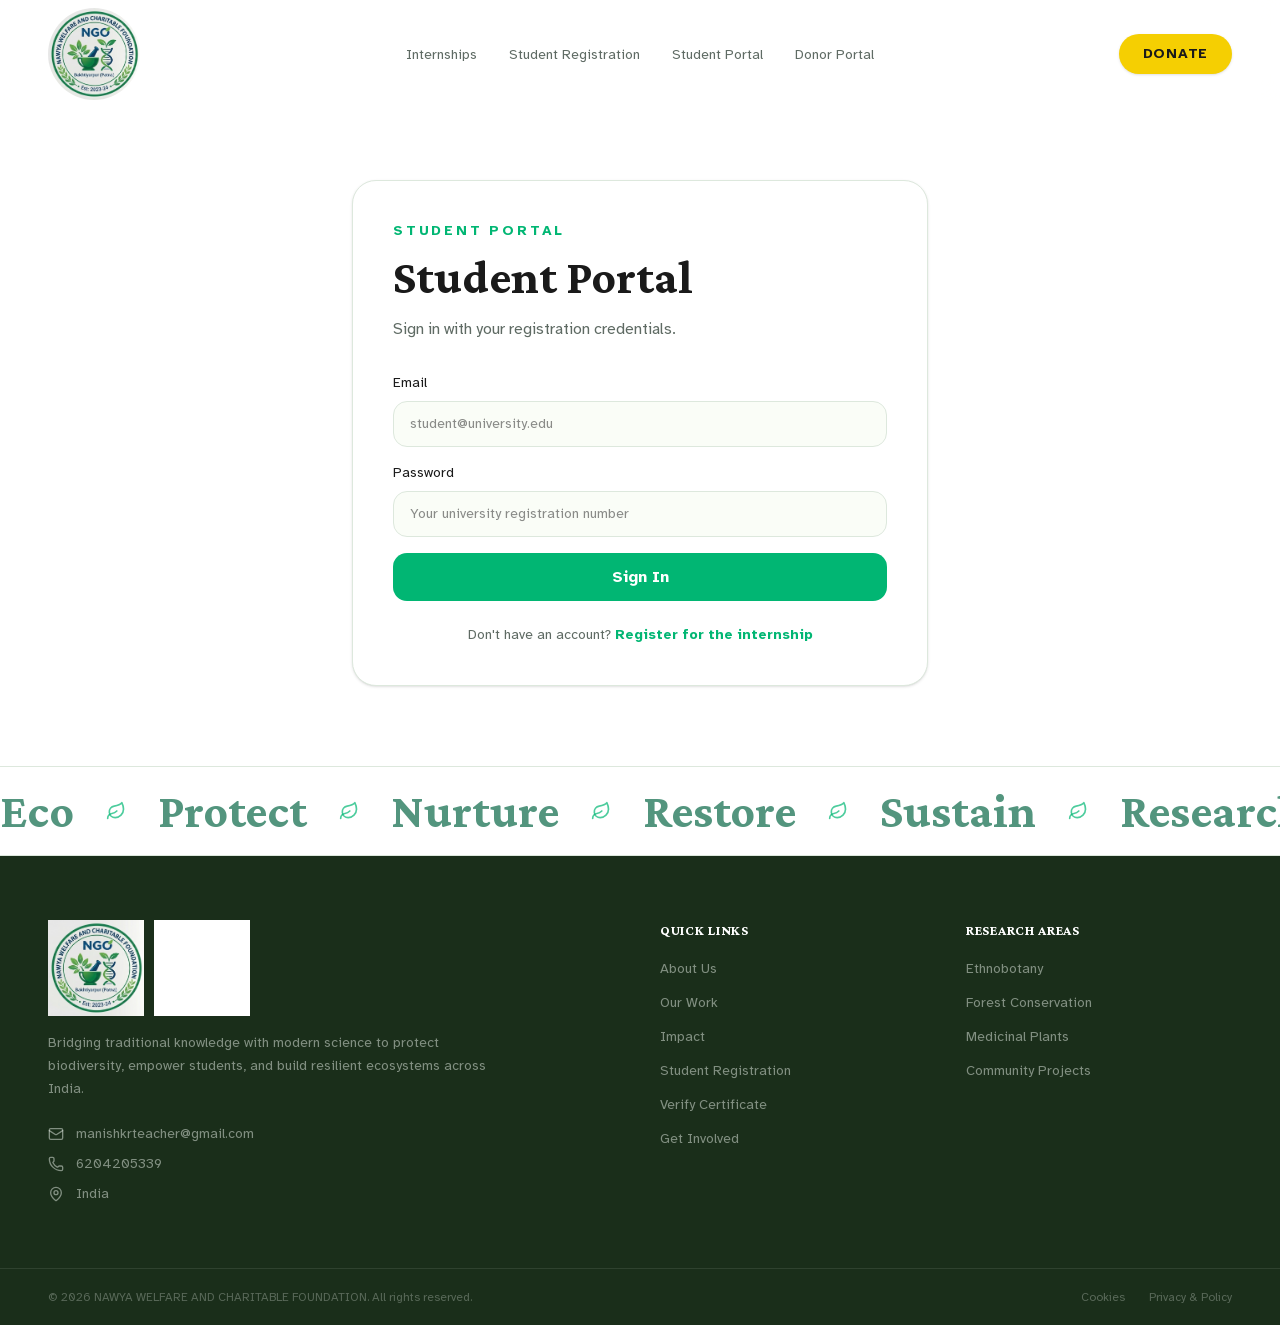
<file: student/index.html>
<!DOCTYPE html>
<html lang="en"
  class="h-full antialiased crimson_pro_817fc533-module__r6Keaa__variable atkinson_hyperlegible_b6597021-module__UKgiOa__variable font-sans geist_da832ead-module__aN_Ytq__variable">

<head>
  <meta charset="utf-8">
  <meta name="viewport" content="width=device-width, initial-scale=1">
  <link rel="preload" href="/_next/static/immutable/media/115e7a2565b70400-s.p.2e5o54q9_b0yk.woff2" as="font"
    crossorigin="" type="font/woff2">
  <link rel="preload" href="/_next/static/immutable/media/89ea96820aa96980-s.p.3pskbmi5y11f5.woff2" as="font"
    crossorigin="" type="font/woff2">
  <link rel="preload" href="/_next/static/immutable/media/caa3a2e1cccd8315-s.p.0zr6hhvz-h9nw.woff2" as="font"
    crossorigin="" type="font/woff2">
  <link rel="preload" href="/_next/static/immutable/media/ed5f1f9bced69653-s.p.2v4ibmotuyxuz.woff2" as="font"
    crossorigin="" type="font/woff2">
  <link rel="preload" as="image" imagesrcset="/assets/images/fdlog.jpg 1x, /assets/images/fdlog.jpg 2x">
  <link rel="preload" as="image" imagesrcset="/assets/images/fdlog.jpg 1x, /assets/images/fdlog.jpg 2x">
  <link rel="preload" as="image"
    imagesrcset="/photos/hero-1.jpg 256w, /photos/hero-1.jpg 384w, /photos/hero-1.jpg 640w, /photos/hero-1.jpg 750w, /photos/hero-1.jpg 828w, /photos/hero-1.jpg 1080w, /photos/hero-1.jpg 1200w, /photos/hero-1.jpg 1920w, /photos/hero-1.jpg 2048w, /photos/hero-1.jpg 3840w"
    imagesizes="(min-width: 1024px) 35vw, (min-width: 640px) 40vw, 60vw">
  <link rel="preload" as="image"
    imagesrcset="/photos/hero-2.jpg 256w, /photos/hero-2.jpg 384w, /photos/hero-2.jpg 640w, /photos/hero-2.jpg 750w, /photos/hero-2.jpg 828w, /photos/hero-2.jpg 1080w, /photos/hero-2.jpg 1200w, /photos/hero-2.jpg 1920w, /photos/hero-2.jpg 2048w, /photos/hero-2.jpg 3840w"
    imagesizes="(min-width: 1024px) 35vw, (min-width: 640px) 40vw, 60vw">
  <link rel="preload" as="image"
    imagesrcset="/photos/hero-3.jpg 256w, /photos/hero-3.jpg 384w, /photos/hero-3.jpg 640w, /photos/hero-3.jpg 750w, /photos/hero-3.jpg 828w, /photos/hero-3.jpg 1080w, /photos/hero-3.jpg 1200w, /photos/hero-3.jpg 1920w, /photos/hero-3.jpg 2048w, /photos/hero-3.jpg 3840w"
    imagesizes="(min-width: 1024px) 35vw, (min-width: 640px) 40vw, 60vw">
  <link rel="stylesheet" href="/_next/static/immutable/chunks/1xchoatntsuw6.css" data-precedence="next">
  <link rel="stylesheet" href="/_next/static/immutable/chunks/0qoue1fsbwm-6.css" data-precedence="next">
  <link rel="stylesheet" href="/_next/static/immutable/chunks/1bch9-5hr80e2.css" data-precedence="next">
  <link rel="preload" as="script" fetchpriority="low" href="/_next/static/immutable/chunks/0xiannuk_vusq.js">
  <title>Student Portal | NAWYA WELFARE AND CHARITABLE FOUNDATION</title>
  <meta name="description"
    content="Bridging traditional knowledge with modern science. We partner with forest departments, universities, and communities across India to protect biodiversity, empower students, and build resilient ecosystems.">
  <link rel="icon" href="favicon_favicon.1hww8q80hu5fj.ico.ico" sizes="48x48" type="image/x-icon">
  <meta name="next-size-adjust" content="">
  <style>
    header nav>a img:first-child {
      width: 92px !important;
      height: 92px !important;
      object-fit: contain !important;
      border-radius: 50% !important;
      background: #fff !important;
      display: block !important
    }

    header nav>a img:nth-child(2) {
      display: none !important
    }

    @media(max-width:1023px) {
      header nav>a img:first-child {
        width: 64px !important;
        height: 64px !important
      }
    }

    #mobile-nav {
      z-index: 50
    }
  </style>
  <style id="nawya-static-fix">
    #mobile-nav {
      z-index: 100;
      position: relative
    }

    .nawya-hidden-social {
      display: none !important
    }
  </style>
</head>

<body class="min-h-full flex flex-col">
  <div hidden=""><!--$--><!--/$--></div><a href="#main-content"
    class="sr-only focus:not-sr-only focus:absolute focus:top-4 focus:left-4 focus:z-50 focus:rounded-lg focus:bg-primary focus:px-4 focus:py-2 focus:text-primary-foreground">Skip
    to main content</a>
  <header class="sticky top-0 z-40 bg-card/90 backdrop-blur-md">
    <nav
      class="mx-auto flex max-w-[1440px] items-center justify-between px-6 pt-2 lg:grid lg:grid-cols-[1fr_auto_1fr] lg:px-12">
      <a href="/" aria-label="NAWYA WELFARE AND CHARITABLE FOUNDATION — Home"
        class="flex items-center gap-2 justify-self-start sm:gap-3"><img
          alt="NAWYA WELFARE AND CHARITABLE FOUNDATION logo" width="92" height="92" decoding="async" data-nimg="1"
          class="size-20 sm:h-20 sm:w-20 lg:h-[92px] lg:w-[92px]" style="color:transparent"
          srcset="/assets/images/fdlog.jpg 1x, /assets/images/fdlog.jpg 2x" src="/assets/images/fdlog.jpg"><img
          alt="NAWYA WELFARE AND CHARITABLE FOUNDATION" width="1940" height="923" decoding="async" data-nimg="1"
          class="h-16 w-auto sm:h-20 lg:h-24 hidden" style="color:transparent"
          srcset="/assets/images/fdlog.jpg 1x, /assets/images/fdlog.jpg 2x" src="/assets/images/fdlog.jpg"></a>
      <ul class="hidden items-center justify-center gap-8 lg:flex">
        <li><a href="/courses/"
            class="text-sm font-medium text-muted-foreground transition-colors duration-200 hover:text-primary">Internships</a>
        </li>
        <li><a href="/register/"
            class="text-sm font-medium text-muted-foreground transition-colors duration-200 hover:text-primary">Student
            Registration</a></li>
        <li><a href="/student/"
            class="text-sm font-medium text-muted-foreground transition-colors duration-200 hover:text-primary">Student
            Portal</a></li>
        <li><a href="/donor/"
            class="text-sm font-medium text-muted-foreground transition-colors duration-200 hover:text-primary">Donor
            Portal</a></li>
      </ul><a href="/donate/"
        class="hidden cursor-pointer rounded-full bg-accent px-6 py-2.5 text-sm font-bold uppercase tracking-wider text-accent-foreground shadow-sm transition-all duration-200 hover:scale-[1.03] hover:shadow-md lg:inline-block lg:justify-self-end">Donate</a>
      <div class="lg:hidden"><button aria-expanded="false" aria-controls="mobile-nav" aria-label="Open menu"
          class="cursor-pointer rounded-lg p-2 text-foreground transition-colors duration-200 hover:bg-muted"><svg
            xmlns="http://www.w3.org/2000/svg" width="24" height="24" viewBox="0 0 24 24" fill="none"
            stroke="currentColor" stroke-width="2" stroke-linecap="round" stroke-linejoin="round"
            class="lucide lucide-menu h-6 w-6" aria-hidden="true">
            <path d="M4 5h16"></path>
            <path d="M4 12h16"></path>
            <path d="M4 19h16"></path>
          </svg></button></div>
    </nav>
  </header>
  <main id="main-content" class="flex-1">
    <section class="relative overflow-hidden bg-card">
      <div class="mx-auto max-w-[1440px] px-5 py-12 sm:px-8 lg:px-12 lg:py-20">

        <div class="mx-auto max-w-xl rounded-3xl border border-border bg-card p-8 shadow-sm sm:p-10">
          <p class="text-sm font-semibold uppercase tracking-[0.2em] text-primary">Student Portal</p>
          <h1 class="mt-3 font-heading text-5xl font-bold">Student Portal</h1>
          <p class="mt-4 text-muted-foreground">Sign in with your registration credentials.</p>
          <form class="mt-8 grid gap-4"
            onsubmit="event.preventDefault(); alert('Demo login: connect your backend to enable real authentication.');">
            <label class="text-sm font-medium">Email<input required type="email"
                class="mt-2 w-full rounded-xl border border-border bg-background px-4 py-3"
                placeholder="student@university.edu"></label>
            <label class="text-sm font-medium">Password<input required type="password"
                class="mt-2 w-full rounded-xl border border-border bg-background px-4 py-3"
                placeholder="Your university registration number"></label>
            <button class="rounded-xl bg-primary px-5 py-3 font-semibold text-primary-foreground">Sign In</button>
          </form>
          <p class="mt-6 text-center text-sm text-muted-foreground">Don't have an account? <a
              class="text-primary font-semibold" href="../register/">Register for the internship</a></p>
        </div>

      </div>
    </section>
  </main>
  <div class="overflow-hidden border-y border-border bg-card py-5">
    <div class="animate-marquee flex w-max items-center gap-8"><span
        class="flex items-center gap-8 text-3xl font-bold sm:text-4xl lg:text-5xl"><span
          class="font-heading text-secondary/70">Eco</span><svg xmlns="http://www.w3.org/2000/svg" width="24"
          height="24" viewBox="0 0 24 24" fill="none" stroke="currentColor" stroke-width="2" stroke-linecap="round"
          stroke-linejoin="round" class="lucide lucide-leaf h-5 w-5 text-primary/70" aria-hidden="true">
          <path d="M11 20A7 7 0 0 1 9.8 6.1C15.5 5 17 4.48 19 2c1 2 2 4.18 2 8 0 5.5-4.78 10-10 10Z"></path>
          <path d="M2 21c0-3 1.85-5.36 5.08-6C9.5 14.52 12 13 13 12"></path>
        </svg></span><span class="flex items-center gap-8 text-3xl font-bold sm:text-4xl lg:text-5xl"><span
          class="font-heading text-secondary/70">Protect</span><svg xmlns="http://www.w3.org/2000/svg" width="24"
          height="24" viewBox="0 0 24 24" fill="none" stroke="currentColor" stroke-width="2" stroke-linecap="round"
          stroke-linejoin="round" class="lucide lucide-leaf h-5 w-5 text-primary/70" aria-hidden="true">
          <path d="M11 20A7 7 0 0 1 9.8 6.1C15.5 5 17 4.48 19 2c1 2 2 4.18 2 8 0 5.5-4.78 10-10 10Z"></path>
          <path d="M2 21c0-3 1.85-5.36 5.08-6C9.5 14.52 12 13 13 12"></path>
        </svg></span><span class="flex items-center gap-8 text-3xl font-bold sm:text-4xl lg:text-5xl"><span
          class="font-heading text-secondary/70">Nurture</span><svg xmlns="http://www.w3.org/2000/svg" width="24"
          height="24" viewBox="0 0 24 24" fill="none" stroke="currentColor" stroke-width="2" stroke-linecap="round"
          stroke-linejoin="round" class="lucide lucide-leaf h-5 w-5 text-primary/70" aria-hidden="true">
          <path d="M11 20A7 7 0 0 1 9.8 6.1C15.5 5 17 4.48 19 2c1 2 2 4.18 2 8 0 5.5-4.78 10-10 10Z"></path>
          <path d="M2 21c0-3 1.85-5.36 5.08-6C9.5 14.52 12 13 13 12"></path>
        </svg></span><span class="flex items-center gap-8 text-3xl font-bold sm:text-4xl lg:text-5xl"><span
          class="font-heading text-secondary/70">Restore</span><svg xmlns="http://www.w3.org/2000/svg" width="24"
          height="24" viewBox="0 0 24 24" fill="none" stroke="currentColor" stroke-width="2" stroke-linecap="round"
          stroke-linejoin="round" class="lucide lucide-leaf h-5 w-5 text-primary/70" aria-hidden="true">
          <path d="M11 20A7 7 0 0 1 9.8 6.1C15.5 5 17 4.48 19 2c1 2 2 4.18 2 8 0 5.5-4.78 10-10 10Z"></path>
          <path d="M2 21c0-3 1.85-5.36 5.08-6C9.5 14.52 12 13 13 12"></path>
        </svg></span><span class="flex items-center gap-8 text-3xl font-bold sm:text-4xl lg:text-5xl"><span
          class="font-heading text-secondary/70">Sustain</span><svg xmlns="http://www.w3.org/2000/svg" width="24"
          height="24" viewBox="0 0 24 24" fill="none" stroke="currentColor" stroke-width="2" stroke-linecap="round"
          stroke-linejoin="round" class="lucide lucide-leaf h-5 w-5 text-primary/70" aria-hidden="true">
          <path d="M11 20A7 7 0 0 1 9.8 6.1C15.5 5 17 4.48 19 2c1 2 2 4.18 2 8 0 5.5-4.78 10-10 10Z"></path>
          <path d="M2 21c0-3 1.85-5.36 5.08-6C9.5 14.52 12 13 13 12"></path>
        </svg></span><span class="flex items-center gap-8 text-3xl font-bold sm:text-4xl lg:text-5xl"><span
          class="font-heading text-secondary/70">Research</span><svg xmlns="http://www.w3.org/2000/svg" width="24"
          height="24" viewBox="0 0 24 24" fill="none" stroke="currentColor" stroke-width="2" stroke-linecap="round"
          stroke-linejoin="round" class="lucide lucide-leaf h-5 w-5 text-primary/70" aria-hidden="true">
          <path d="M11 20A7 7 0 0 1 9.8 6.1C15.5 5 17 4.48 19 2c1 2 2 4.18 2 8 0 5.5-4.78 10-10 10Z"></path>
          <path d="M2 21c0-3 1.85-5.36 5.08-6C9.5 14.52 12 13 13 12"></path>
        </svg></span><span class="flex items-center gap-8 text-3xl font-bold sm:text-4xl lg:text-5xl"><span
          class="font-heading text-secondary/70">Conserve</span><svg xmlns="http://www.w3.org/2000/svg" width="24"
          height="24" viewBox="0 0 24 24" fill="none" stroke="currentColor" stroke-width="2" stroke-linecap="round"
          stroke-linejoin="round" class="lucide lucide-leaf h-5 w-5 text-primary/70" aria-hidden="true">
          <path d="M11 20A7 7 0 0 1 9.8 6.1C15.5 5 17 4.48 19 2c1 2 2 4.18 2 8 0 5.5-4.78 10-10 10Z"></path>
          <path d="M2 21c0-3 1.85-5.36 5.08-6C9.5 14.52 12 13 13 12"></path>
        </svg></span><span class="flex items-center gap-8 text-3xl font-bold sm:text-4xl lg:text-5xl"><span
          class="font-heading text-secondary/70">Empower</span><svg xmlns="http://www.w3.org/2000/svg" width="24"
          height="24" viewBox="0 0 24 24" fill="none" stroke="currentColor" stroke-width="2" stroke-linecap="round"
          stroke-linejoin="round" class="lucide lucide-leaf h-5 w-5 text-primary/70" aria-hidden="true">
          <path d="M11 20A7 7 0 0 1 9.8 6.1C15.5 5 17 4.48 19 2c1 2 2 4.18 2 8 0 5.5-4.78 10-10 10Z"></path>
          <path d="M2 21c0-3 1.85-5.36 5.08-6C9.5 14.52 12 13 13 12"></path>
        </svg></span><span class="flex items-center gap-8 text-3xl font-bold sm:text-4xl lg:text-5xl"><span
          class="font-heading text-secondary/70">Eco</span><svg xmlns="http://www.w3.org/2000/svg" width="24"
          height="24" viewBox="0 0 24 24" fill="none" stroke="currentColor" stroke-width="2" stroke-linecap="round"
          stroke-linejoin="round" class="lucide lucide-leaf h-5 w-5 text-primary/70" aria-hidden="true">
          <path d="M11 20A7 7 0 0 1 9.8 6.1C15.5 5 17 4.48 19 2c1 2 2 4.18 2 8 0 5.5-4.78 10-10 10Z"></path>
          <path d="M2 21c0-3 1.85-5.36 5.08-6C9.5 14.52 12 13 13 12"></path>
        </svg></span><span class="flex items-center gap-8 text-3xl font-bold sm:text-4xl lg:text-5xl"><span
          class="font-heading text-secondary/70">Protect</span><svg xmlns="http://www.w3.org/2000/svg" width="24"
          height="24" viewBox="0 0 24 24" fill="none" stroke="currentColor" stroke-width="2" stroke-linecap="round"
          stroke-linejoin="round" class="lucide lucide-leaf h-5 w-5 text-primary/70" aria-hidden="true">
          <path d="M11 20A7 7 0 0 1 9.8 6.1C15.5 5 17 4.48 19 2c1 2 2 4.18 2 8 0 5.5-4.78 10-10 10Z"></path>
          <path d="M2 21c0-3 1.85-5.36 5.08-6C9.5 14.52 12 13 13 12"></path>
        </svg></span><span class="flex items-center gap-8 text-3xl font-bold sm:text-4xl lg:text-5xl"><span
          class="font-heading text-secondary/70">Nurture</span><svg xmlns="http://www.w3.org/2000/svg" width="24"
          height="24" viewBox="0 0 24 24" fill="none" stroke="currentColor" stroke-width="2" stroke-linecap="round"
          stroke-linejoin="round" class="lucide lucide-leaf h-5 w-5 text-primary/70" aria-hidden="true">
          <path d="M11 20A7 7 0 0 1 9.8 6.1C15.5 5 17 4.48 19 2c1 2 2 4.18 2 8 0 5.5-4.78 10-10 10Z"></path>
          <path d="M2 21c0-3 1.85-5.36 5.08-6C9.5 14.52 12 13 13 12"></path>
        </svg></span><span class="flex items-center gap-8 text-3xl font-bold sm:text-4xl lg:text-5xl"><span
          class="font-heading text-secondary/70">Restore</span><svg xmlns="http://www.w3.org/2000/svg" width="24"
          height="24" viewBox="0 0 24 24" fill="none" stroke="currentColor" stroke-width="2" stroke-linecap="round"
          stroke-linejoin="round" class="lucide lucide-leaf h-5 w-5 text-primary/70" aria-hidden="true">
          <path d="M11 20A7 7 0 0 1 9.8 6.1C15.5 5 17 4.48 19 2c1 2 2 4.18 2 8 0 5.5-4.78 10-10 10Z"></path>
          <path d="M2 21c0-3 1.85-5.36 5.08-6C9.5 14.52 12 13 13 12"></path>
        </svg></span><span class="flex items-center gap-8 text-3xl font-bold sm:text-4xl lg:text-5xl"><span
          class="font-heading text-secondary/70">Sustain</span><svg xmlns="http://www.w3.org/2000/svg" width="24"
          height="24" viewBox="0 0 24 24" fill="none" stroke="currentColor" stroke-width="2" stroke-linecap="round"
          stroke-linejoin="round" class="lucide lucide-leaf h-5 w-5 text-primary/70" aria-hidden="true">
          <path d="M11 20A7 7 0 0 1 9.8 6.1C15.5 5 17 4.48 19 2c1 2 2 4.18 2 8 0 5.5-4.78 10-10 10Z"></path>
          <path d="M2 21c0-3 1.85-5.36 5.08-6C9.5 14.52 12 13 13 12"></path>
        </svg></span><span class="flex items-center gap-8 text-3xl font-bold sm:text-4xl lg:text-5xl"><span
          class="font-heading text-secondary/70">Research</span><svg xmlns="http://www.w3.org/2000/svg" width="24"
          height="24" viewBox="0 0 24 24" fill="none" stroke="currentColor" stroke-width="2" stroke-linecap="round"
          stroke-linejoin="round" class="lucide lucide-leaf h-5 w-5 text-primary/70" aria-hidden="true">
          <path d="M11 20A7 7 0 0 1 9.8 6.1C15.5 5 17 4.48 19 2c1 2 2 4.18 2 8 0 5.5-4.78 10-10 10Z"></path>
          <path d="M2 21c0-3 1.85-5.36 5.08-6C9.5 14.52 12 13 13 12"></path>
        </svg></span><span class="flex items-center gap-8 text-3xl font-bold sm:text-4xl lg:text-5xl"><span
          class="font-heading text-secondary/70">Conserve</span><svg xmlns="http://www.w3.org/2000/svg" width="24"
          height="24" viewBox="0 0 24 24" fill="none" stroke="currentColor" stroke-width="2" stroke-linecap="round"
          stroke-linejoin="round" class="lucide lucide-leaf h-5 w-5 text-primary/70" aria-hidden="true">
          <path d="M11 20A7 7 0 0 1 9.8 6.1C15.5 5 17 4.48 19 2c1 2 2 4.18 2 8 0 5.5-4.78 10-10 10Z"></path>
          <path d="M2 21c0-3 1.85-5.36 5.08-6C9.5 14.52 12 13 13 12"></path>
        </svg></span><span class="flex items-center gap-8 text-3xl font-bold sm:text-4xl lg:text-5xl"><span
          class="font-heading text-secondary/70">Empower</span><svg xmlns="http://www.w3.org/2000/svg" width="24"
          height="24" viewBox="0 0 24 24" fill="none" stroke="currentColor" stroke-width="2" stroke-linecap="round"
          stroke-linejoin="round" class="lucide lucide-leaf h-5 w-5 text-primary/70" aria-hidden="true">
          <path d="M11 20A7 7 0 0 1 9.8 6.1C15.5 5 17 4.48 19 2c1 2 2 4.18 2 8 0 5.5-4.78 10-10 10Z"></path>
          <path d="M2 21c0-3 1.85-5.36 5.08-6C9.5 14.52 12 13 13 12"></path>
        </svg></span></div>
  </div>
  <footer class="bg-dark">
    <div class="mx-auto max-w-[1440px] px-5 py-14 sm:px-8 lg:px-12 lg:py-16">
      <div class="grid gap-10 md:grid-cols-2 lg:grid-cols-4">
        <div class="lg:col-span-2">
          <div class="mb-4 flex items-center gap-2.5"><img alt="NAWYA WELFARE AND CHARITABLE FOUNDATION logo"
              loading="lazy" width="112" height="112" decoding="async" data-nimg="1" class="size-24"
              style="color:transparent" srcset="/assets/images/fdlog.jpg 1x, /assets/images/fdlog.jpg 2x"
              src="/assets/images/fdlog.jpg"><img alt="NAWYA WELFARE AND CHARITABLE FOUNDATION" loading="lazy"
              width="1910" height="823" decoding="async" data-nimg="1" class="h-24 w-auto brightness-0 invert"
              style="color:transparent" srcset="/assets/images/fdlog.jpg 1x, /assets/images/fdlog.jpg 2x"
              src="/assets/images/fdlog.jpg"></div>
          <p class="mb-6 max-w-md text-sm leading-relaxed text-dark-foreground/50">Bridging traditional knowledge with
            modern science to protect biodiversity, empower students, and build resilient ecosystems across India.</p>
          <div class="flex flex-col gap-2.5">
            <div class="flex items-center gap-3 text-sm text-dark-foreground/50"><svg xmlns="http://www.w3.org/2000/svg"
                width="24" height="24" viewBox="0 0 24 24" fill="none" stroke="currentColor" stroke-width="2"
                stroke-linecap="round" stroke-linejoin="round" class="lucide lucide-mail h-4 w-4 shrink-0"
                aria-hidden="true">
                <path d="m22 7-8.991 5.727a2 2 0 0 1-2.009 0L2 7"></path>
                <rect x="2" y="4" width="20" height="16" rx="2"></rect>
              </svg><span>manishkrteacher@gmail.com</span></div>
            <div class="flex items-center gap-3 text-sm text-dark-foreground/50"><svg xmlns="http://www.w3.org/2000/svg"
                width="24" height="24" viewBox="0 0 24 24" fill="none" stroke="currentColor" stroke-width="2"
                stroke-linecap="round" stroke-linejoin="round" class="lucide lucide-phone h-4 w-4 shrink-0"
                aria-hidden="true">
                <path
                  d="M13.832 16.568a1 1 0 0 0 1.213-.303l.355-.465A2 2 0 0 1 17 15h3a2 2 0 0 1 2 2v3a2 2 0 0 1-2 2A18 18 0 0 1 2 4a2 2 0 0 1 2-2h3a2 2 0 0 1 2 2v3a2 2 0 0 1-.8 1.6l-.468.351a1 1 0 0 0-.292 1.233 14 14 0 0 0 6.392 6.384">
                </path>
              </svg><span>6204205339</span></div>
            <div class="flex items-center gap-3 text-sm text-dark-foreground/50"><svg xmlns="http://www.w3.org/2000/svg"
                width="24" height="24" viewBox="0 0 24 24" fill="none" stroke="currentColor" stroke-width="2"
                stroke-linecap="round" stroke-linejoin="round" class="lucide lucide-map-pin h-4 w-4 shrink-0"
                aria-hidden="true">
                <path
                  d="M20 10c0 4.993-5.539 10.193-7.399 11.799a1 1 0 0 1-1.202 0C9.539 20.193 4 14.993 4 10a8 8 0 0 1 16 0">
                </path>
                <circle cx="12" cy="10" r="3"></circle>
              </svg><span>India</span></div>
          </div>
        </div>
        <div>
          <h3 class="mb-4 text-sm font-bold uppercase tracking-wider text-card">Quick Links</h3>
          <ul class="flex flex-col gap-2.5">
            <li><a href="#mission"
                class="text-sm text-dark-foreground/50 transition-colors duration-200 hover:text-primary">About Us</a>
            </li>
            <li><a href="#work-areas"
                class="text-sm text-dark-foreground/50 transition-colors duration-200 hover:text-primary">Our Work</a>
            </li>
            <li><a href="#impact"
                class="text-sm text-dark-foreground/50 transition-colors duration-200 hover:text-primary">Impact</a>
            </li>
            <li><a href="/register/"
                class="text-sm text-dark-foreground/50 transition-colors duration-200 hover:text-primary">Student
                Registration</a></li>
            <li><a href="/verify/"
                class="text-sm text-dark-foreground/50 transition-colors duration-200 hover:text-primary">Verify
                Certificate</a></li>
            <li><a href="#get-involved"
                class="text-sm text-dark-foreground/50 transition-colors duration-200 hover:text-primary">Get
                Involved</a></li>
          </ul>
        </div>
        <div>
          <h3 class="mb-4 text-sm font-bold uppercase tracking-wider text-card">Research Areas</h3>
          <ul class="flex flex-col gap-2.5">
            <li><a href="#work-areas"
                class="text-sm text-dark-foreground/50 transition-colors duration-200 hover:text-primary">Ethnobotany</a>
            </li>
            <li><a href="#work-areas"
                class="text-sm text-dark-foreground/50 transition-colors duration-200 hover:text-primary">Forest
                Conservation</a></li>
            <li><a href="#work-areas"
                class="text-sm text-dark-foreground/50 transition-colors duration-200 hover:text-primary">Medicinal
                Plants</a></li>
            <li><a href="#work-areas"
                class="text-sm text-dark-foreground/50 transition-colors duration-200 hover:text-primary">Community
                Projects</a></li>
          </ul>
        </div>
      </div>
    </div>
    <div class="border-t border-dark-foreground/10">
      <div
        class="mx-auto flex max-w-[1440px] flex-col items-center justify-between gap-3 px-5 py-5 sm:flex-row sm:px-8 lg:px-12">
        <p class="text-xs text-dark-foreground/30">© <!-- -->2026<!-- --> NAWYA WELFARE AND CHARITABLE FOUNDATION. All
          rights reserved.</p>
        <div class="flex gap-6"><a href="#"
            class="text-xs text-dark-foreground/30 transition-colors duration-200 hover:text-primary">Cookies</a><a
            href="#" class="text-xs text-dark-foreground/30 transition-colors duration-200 hover:text-primary">Privacy
            &amp; Policy</a></div>
      </div>
    </div>
  </footer><!--$--><!--/$-->
  <script>
    (function () {
      const KEY = 'nawyaWelfareData';
      // Keep this static export on the current page. No timed redirect is used.
      // Build the mobile navigation because the captured site did not include the React menu runtime.
      const header = document.querySelector('header');
      const nav = document.querySelector('header nav');
      const mobileBtn = header?.querySelector('button[aria-controls=\"mobile-nav\"]');
      if (header && nav && mobileBtn && !document.getElementById('mobile-nav')) {
        const panel = document.createElement('div'); panel.id = 'mobile-nav';
        panel.className = 'lg:hidden border-t border-border bg-card px-6 py-4';
        panel.style.display = 'none';
        panel.innerHTML = '<div class=\"flex flex-col gap-2\"><a class=\"rounded-lg px-3 py-3 hover:bg-muted\" href=\"/courses/\">Internships</a><a class=\"rounded-lg px-3 py-3 hover:bg-muted\" href=\"/register/\">Student Registration</a><a class=\"rounded-lg px-3 py-3 hover:bg-muted\" href=\"/student/\">Student Portal</a><a class=\"rounded-lg px-3 py-3 hover:bg-muted\" href=\"/donor/\">Donor Portal</a><a class=\"rounded-lg px-3 py-3 hover:bg-muted\" href=\"/donate/\">Donate</a></div>';
        header.appendChild(panel);
      }

      const get = () => { try { return JSON.parse(localStorage.getItem(KEY) || '{}') } catch (e) { return {} } };
      const set = d => localStorage.setItem(KEY, JSON.stringify(d));
      const val = (el) => el ? (el.value || '').trim() : '';
      const route = location.pathname.replace(/\\/g, '/');
      // Make all captured navigation work consistently on a static web server.
      document.querySelectorAll('a[href]').forEach(a => {
        const h = a.getAttribute('href');
        if (!h) return;
        const map = { '/courses': '/courses/', '/register': '/register/', '/student': '/student/', '/donor': '/donor/', '/donate': '/donate/', '/about': '/about/', '/impact': '/impact/', '/contact': '/contact/', '/verify': '/verify/' };
        if (map[h]) a.setAttribute('href', map[h]);
      });
      // Robust mobile menu for the captured static pages.
      const buttons = [...document.querySelectorAll('header button')];
      buttons.forEach(btn => {
        if (btn.dataset.nawaBound) return; btn.dataset.nawaBound = '1';
        btn.addEventListener('click', () => {
          const nav = document.getElementById('mobile-nav') || document.querySelector('header + div');
          if (!nav) return;
          const hidden = nav.classList.contains('hidden');
          nav.classList.toggle('hidden', !hidden);
          nav.style.display = hidden ? 'block' : 'none';
          btn.setAttribute('aria-expanded', String(hidden));
        });
      });
      const forms = [...document.querySelectorAll('form')];
      forms.forEach(form => {
        form.addEventListener('submit', function (ev) {
          ev.preventDefault();
          const inputs = [...form.querySelectorAll('input,select,textarea')];
          const data = get();
          const values = inputs.map(i => val(i));
          if (route.includes('/register')) {
            const email = values.find((v, i) => inputs[i].type === 'email') || '';
            if (!email) { alert('Please enter your email.'); return; }
            data.student = { email, name: values[0] || '', phone: values[2] || '', program: values[6] || '' };
            set(data); alert('Registration submitted successfully. Your student details are saved on this device.'); form.reset();
          } else if (route.includes('/student')) {
            const email = values.find((v, i) => inputs[i].type === 'email') || '';
            if (!email) { alert('Please enter your email.'); return; }
            if (!data.student || data.student.email.toLowerCase() !== email.toLowerCase()) { alert('Student account not found on this device. Please register first.'); return; }
            location.href = '/student/dashboard.html';
          } else if (route.includes('/donor') && !route.includes('dashboard')) {
            const email = values.find((v, i) => inputs[i].type === 'email') || '';
            if (!email) { alert('Please enter your email.'); return; }
            data.donor = { email, name: values[0] || '' }; set(data); location.href = '/donor/dashboard.html';
          } else if (route.includes('/donate')) {
            const email = values.find((v, i) => inputs[i].type === 'email') || '';
            const amount = values.find(v => /^\d+(\.\d+)?$/.test(v)) || '';
            if (!email || !amount) { alert('Please enter email and donation amount.'); return; }
            data.donations = data.donations || []; const id = 'NWF-' + Date.now().toString().slice(-8); data.donations.push({ id, email, amount, date: new Date().toLocaleString() }); set(data);
            alert('Donation request saved. Donation ID: ' + id + '\nConnect your payment gateway to accept live payments.');
          } else if (route.includes('/contact')) {
            data.messages = data.messages || []; data.messages.push({ name: values[0] || '', email: values[1] || '', subject: values[2] || '', message: values[3] || '', date: new Date().toLocaleString() }); set(data); alert('Thank you! Your message has been saved successfully.'); form.reset();
          } else if (route.includes('/verify')) {
            const c = document.getElementById('cert'); const result = document.getElementById('result');
            if (!val(c)) { if (result) result.textContent = 'Please enter a certificate number.'; return; }
            if (result) result.textContent = 'Verification request received for: ' + val(c);
          }
        });
      });
    })();
  </script>
</body>

</html>
</file>
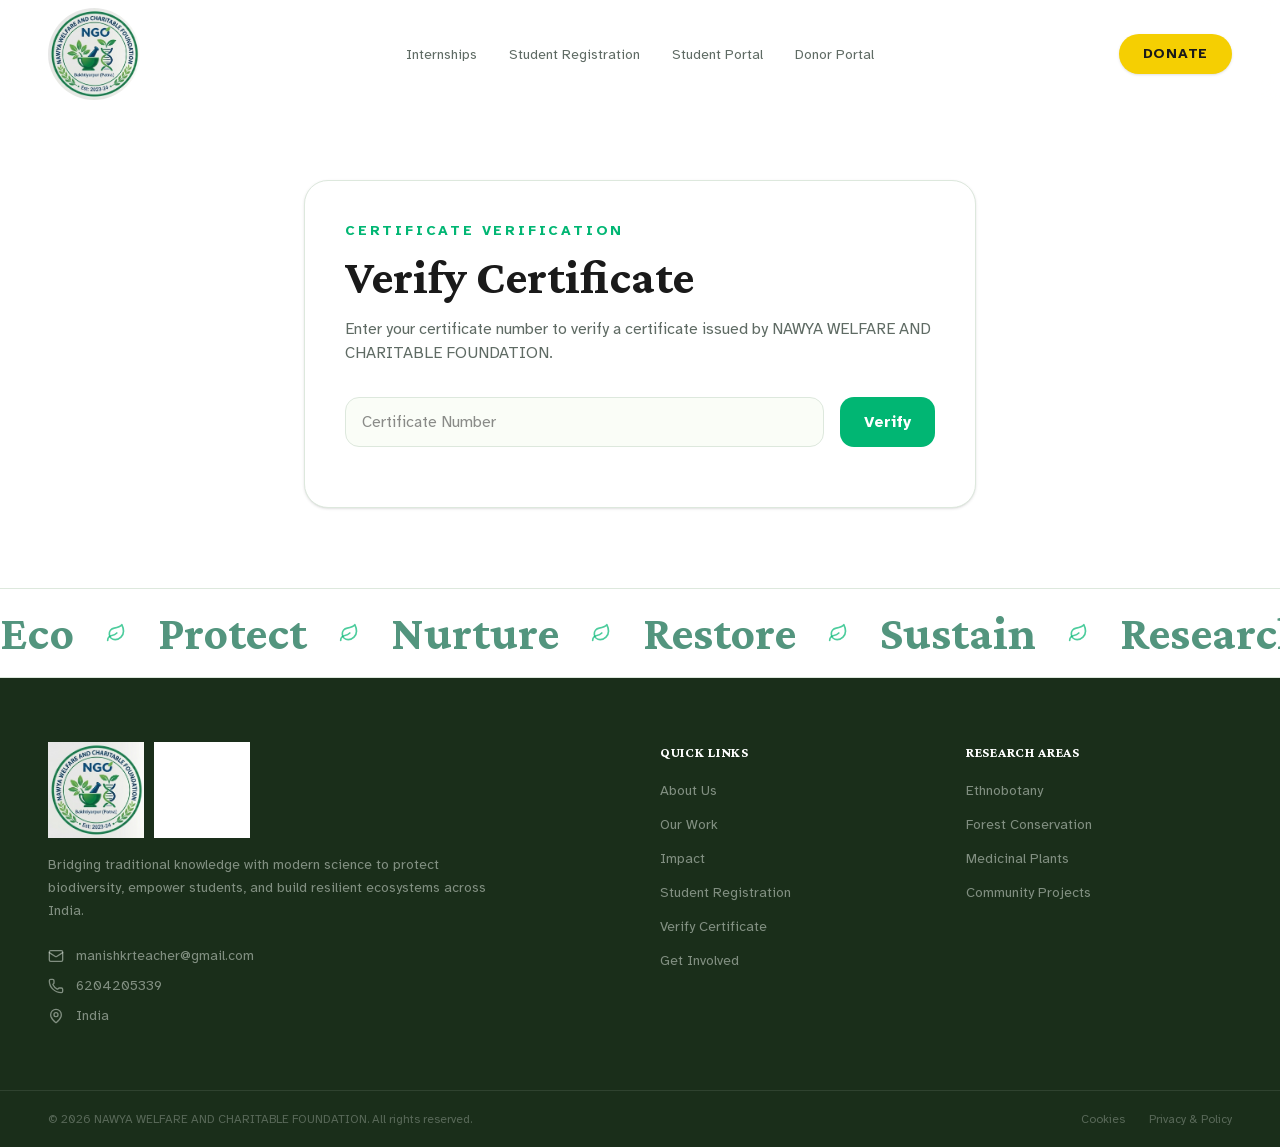
<file: verify/index.html>
<!DOCTYPE html>
<html lang="en"
  class="h-full antialiased crimson_pro_817fc533-module__r6Keaa__variable atkinson_hyperlegible_b6597021-module__UKgiOa__variable font-sans geist_da832ead-module__aN_Ytq__variable">

<head>
  <meta charset="utf-8">
  <meta name="viewport" content="width=device-width, initial-scale=1">
  <link rel="preload" href="/_next/static/immutable/media/115e7a2565b70400-s.p.2e5o54q9_b0yk.woff2" as="font"
    crossorigin="" type="font/woff2">
  <link rel="preload" href="/_next/static/immutable/media/89ea96820aa96980-s.p.3pskbmi5y11f5.woff2" as="font"
    crossorigin="" type="font/woff2">
  <link rel="preload" href="/_next/static/immutable/media/caa3a2e1cccd8315-s.p.0zr6hhvz-h9nw.woff2" as="font"
    crossorigin="" type="font/woff2">
  <link rel="preload" href="/_next/static/immutable/media/ed5f1f9bced69653-s.p.2v4ibmotuyxuz.woff2" as="font"
    crossorigin="" type="font/woff2">
  <link rel="preload" as="image" imagesrcset="/assets/images/fdlog.jpg 1x, /assets/images/fdlog.jpg 2x">
  <link rel="preload" as="image" imagesrcset="/assets/images/fdlog.jpg 1x, /assets/images/fdlog.jpg 2x">
  <link rel="preload" as="image"
    imagesrcset="/photos/hero-1.jpg 256w, /photos/hero-1.jpg 384w, /photos/hero-1.jpg 640w, /photos/hero-1.jpg 750w, /photos/hero-1.jpg 828w, /photos/hero-1.jpg 1080w, /photos/hero-1.jpg 1200w, /photos/hero-1.jpg 1920w, /photos/hero-1.jpg 2048w, /photos/hero-1.jpg 3840w"
    imagesizes="(min-width: 1024px) 35vw, (min-width: 640px) 40vw, 60vw">
  <link rel="preload" as="image"
    imagesrcset="/photos/hero-2.jpg 256w, /photos/hero-2.jpg 384w, /photos/hero-2.jpg 640w, /photos/hero-2.jpg 750w, /photos/hero-2.jpg 828w, /photos/hero-2.jpg 1080w, /photos/hero-2.jpg 1200w, /photos/hero-2.jpg 1920w, /photos/hero-2.jpg 2048w, /photos/hero-2.jpg 3840w"
    imagesizes="(min-width: 1024px) 35vw, (min-width: 640px) 40vw, 60vw">
  <link rel="preload" as="image"
    imagesrcset="/photos/hero-3.jpg 256w, /photos/hero-3.jpg 384w, /photos/hero-3.jpg 640w, /photos/hero-3.jpg 750w, /photos/hero-3.jpg 828w, /photos/hero-3.jpg 1080w, /photos/hero-3.jpg 1200w, /photos/hero-3.jpg 1920w, /photos/hero-3.jpg 2048w, /photos/hero-3.jpg 3840w"
    imagesizes="(min-width: 1024px) 35vw, (min-width: 640px) 40vw, 60vw">
  <link rel="stylesheet" href="/_next/static/immutable/chunks/1xchoatntsuw6.css" data-precedence="next">
  <link rel="stylesheet" href="/_next/static/immutable/chunks/0qoue1fsbwm-6.css" data-precedence="next">
  <link rel="stylesheet" href="/_next/static/immutable/chunks/1bch9-5hr80e2.css" data-precedence="next">
  <link rel="preload" as="script" fetchpriority="low" href="/_next/static/immutable/chunks/0xiannuk_vusq.js">
  <title>Verify Certificate | NAWYA WELFARE AND CHARITABLE FOUNDATION</title>
  <meta name="description"
    content="Bridging traditional knowledge with modern science. We partner with forest departments, universities, and communities across India to protect biodiversity, empower students, and build resilient ecosystems.">
  <link rel="icon" href="favicon_favicon.1hww8q80hu5fj.ico.ico" sizes="48x48" type="image/x-icon">
  <meta name="next-size-adjust" content="">
  <style>
    header nav>a img:first-child {
      width: 92px !important;
      height: 92px !important;
      object-fit: contain !important;
      border-radius: 50% !important;
      background: #fff !important;
      display: block !important
    }

    header nav>a img:nth-child(2) {
      display: none !important
    }

    @media(max-width:1023px) {
      header nav>a img:first-child {
        width: 64px !important;
        height: 64px !important
      }
    }

    #mobile-nav {
      z-index: 50
    }
  </style>
  <style id="nawya-static-fix">
    #mobile-nav {
      z-index: 100;
      position: relative
    }

    .nawya-hidden-social {
      display: none !important
    }
  </style>
</head>

<body class="min-h-full flex flex-col">
  <div hidden=""><!--$--><!--/$--></div><a href="#main-content"
    class="sr-only focus:not-sr-only focus:absolute focus:top-4 focus:left-4 focus:z-50 focus:rounded-lg focus:bg-primary focus:px-4 focus:py-2 focus:text-primary-foreground">Skip
    to main content</a>
  <header class="sticky top-0 z-40 bg-card/90 backdrop-blur-md">
    <nav
      class="mx-auto flex max-w-[1440px] items-center justify-between px-6 pt-2 lg:grid lg:grid-cols-[1fr_auto_1fr] lg:px-12">
      <a href="/" aria-label="NAWYA WELFARE AND CHARITABLE FOUNDATION — Home"
        class="flex items-center gap-2 justify-self-start sm:gap-3"><img
          alt="NAWYA WELFARE AND CHARITABLE FOUNDATION logo" width="92" height="92" decoding="async" data-nimg="1"
          class="size-20 sm:h-20 sm:w-20 lg:h-[92px] lg:w-[92px]" style="color:transparent"
          srcset="/assets/images/fdlog.jpg 1x, /assets/images/fdlog.jpg 2x" src="/assets/images/fdlog.jpg"><img
          alt="NAWYA WELFARE AND CHARITABLE FOUNDATION" width="1940" height="923" decoding="async" data-nimg="1"
          class="h-16 w-auto sm:h-20 lg:h-24 hidden" style="color:transparent"
          srcset="/assets/images/fdlog.jpg 1x, /assets/images/fdlog.jpg 2x" src="/assets/images/fdlog.jpg"></a>
      <ul class="hidden items-center justify-center gap-8 lg:flex">
        <li><a href="/courses/"
            class="text-sm font-medium text-muted-foreground transition-colors duration-200 hover:text-primary">Internships</a>
        </li>
        <li><a href="/register/"
            class="text-sm font-medium text-muted-foreground transition-colors duration-200 hover:text-primary">Student
            Registration</a></li>
        <li><a href="/student/"
            class="text-sm font-medium text-muted-foreground transition-colors duration-200 hover:text-primary">Student
            Portal</a></li>
        <li><a href="/donor/"
            class="text-sm font-medium text-muted-foreground transition-colors duration-200 hover:text-primary">Donor
            Portal</a></li>
      </ul><a href="/donate/"
        class="hidden cursor-pointer rounded-full bg-accent px-6 py-2.5 text-sm font-bold uppercase tracking-wider text-accent-foreground shadow-sm transition-all duration-200 hover:scale-[1.03] hover:shadow-md lg:inline-block lg:justify-self-end">Donate</a>
      <div class="lg:hidden"><button aria-expanded="false" aria-controls="mobile-nav" aria-label="Open menu"
          class="cursor-pointer rounded-lg p-2 text-foreground transition-colors duration-200 hover:bg-muted"><svg
            xmlns="http://www.w3.org/2000/svg" width="24" height="24" viewBox="0 0 24 24" fill="none"
            stroke="currentColor" stroke-width="2" stroke-linecap="round" stroke-linejoin="round"
            class="lucide lucide-menu h-6 w-6" aria-hidden="true">
            <path d="M4 5h16"></path>
            <path d="M4 12h16"></path>
            <path d="M4 19h16"></path>
          </svg></button></div>
    </nav>
  </header>
  <main id="main-content" class="flex-1">
    <section class="relative overflow-hidden bg-card">
      <div class="mx-auto max-w-[1440px] px-5 py-12 sm:px-8 lg:px-12 lg:py-20">

        <div class="mx-auto max-w-2xl rounded-3xl border border-border bg-card p-8 shadow-sm sm:p-10">
          <p class="text-sm font-semibold uppercase tracking-[0.2em] text-primary">Certificate Verification</p>
          <h1 class="mt-3 font-heading text-5xl font-bold">Verify Certificate</h1>
          <p class="mt-4 text-muted-foreground">Enter your certificate number to verify a certificate issued by NAWYA
            WELFARE AND CHARITABLE FOUNDATION.</p>
          <form class="mt-8 flex flex-col gap-4 sm:flex-row"
            onsubmit="event.preventDefault(); const x=document.getElementById('cert').value.trim(); document.getElementById('result').textContent=x ? 'Verification request received for: '+x : 'Please enter a certificate number.';">
            <input id="cert" required class="flex-1 rounded-xl border border-border bg-background px-4 py-3"
              placeholder="Certificate Number">
            <button class="rounded-xl bg-primary px-6 py-3 font-semibold text-primary-foreground">Verify</button>
          </form>
          <p id="result" class="mt-5 text-sm text-muted-foreground"></p>
        </div>

      </div>
    </section>
  </main>
  <div class="overflow-hidden border-y border-border bg-card py-5">
    <div class="animate-marquee flex w-max items-center gap-8"><span
        class="flex items-center gap-8 text-3xl font-bold sm:text-4xl lg:text-5xl"><span
          class="font-heading text-secondary/70">Eco</span><svg xmlns="http://www.w3.org/2000/svg" width="24"
          height="24" viewBox="0 0 24 24" fill="none" stroke="currentColor" stroke-width="2" stroke-linecap="round"
          stroke-linejoin="round" class="lucide lucide-leaf h-5 w-5 text-primary/70" aria-hidden="true">
          <path d="M11 20A7 7 0 0 1 9.8 6.1C15.5 5 17 4.48 19 2c1 2 2 4.18 2 8 0 5.5-4.78 10-10 10Z"></path>
          <path d="M2 21c0-3 1.85-5.36 5.08-6C9.5 14.52 12 13 13 12"></path>
        </svg></span><span class="flex items-center gap-8 text-3xl font-bold sm:text-4xl lg:text-5xl"><span
          class="font-heading text-secondary/70">Protect</span><svg xmlns="http://www.w3.org/2000/svg" width="24"
          height="24" viewBox="0 0 24 24" fill="none" stroke="currentColor" stroke-width="2" stroke-linecap="round"
          stroke-linejoin="round" class="lucide lucide-leaf h-5 w-5 text-primary/70" aria-hidden="true">
          <path d="M11 20A7 7 0 0 1 9.8 6.1C15.5 5 17 4.48 19 2c1 2 2 4.18 2 8 0 5.5-4.78 10-10 10Z"></path>
          <path d="M2 21c0-3 1.85-5.36 5.08-6C9.5 14.52 12 13 13 12"></path>
        </svg></span><span class="flex items-center gap-8 text-3xl font-bold sm:text-4xl lg:text-5xl"><span
          class="font-heading text-secondary/70">Nurture</span><svg xmlns="http://www.w3.org/2000/svg" width="24"
          height="24" viewBox="0 0 24 24" fill="none" stroke="currentColor" stroke-width="2" stroke-linecap="round"
          stroke-linejoin="round" class="lucide lucide-leaf h-5 w-5 text-primary/70" aria-hidden="true">
          <path d="M11 20A7 7 0 0 1 9.8 6.1C15.5 5 17 4.48 19 2c1 2 2 4.18 2 8 0 5.5-4.78 10-10 10Z"></path>
          <path d="M2 21c0-3 1.85-5.36 5.08-6C9.5 14.52 12 13 13 12"></path>
        </svg></span><span class="flex items-center gap-8 text-3xl font-bold sm:text-4xl lg:text-5xl"><span
          class="font-heading text-secondary/70">Restore</span><svg xmlns="http://www.w3.org/2000/svg" width="24"
          height="24" viewBox="0 0 24 24" fill="none" stroke="currentColor" stroke-width="2" stroke-linecap="round"
          stroke-linejoin="round" class="lucide lucide-leaf h-5 w-5 text-primary/70" aria-hidden="true">
          <path d="M11 20A7 7 0 0 1 9.8 6.1C15.5 5 17 4.48 19 2c1 2 2 4.18 2 8 0 5.5-4.78 10-10 10Z"></path>
          <path d="M2 21c0-3 1.85-5.36 5.08-6C9.5 14.52 12 13 13 12"></path>
        </svg></span><span class="flex items-center gap-8 text-3xl font-bold sm:text-4xl lg:text-5xl"><span
          class="font-heading text-secondary/70">Sustain</span><svg xmlns="http://www.w3.org/2000/svg" width="24"
          height="24" viewBox="0 0 24 24" fill="none" stroke="currentColor" stroke-width="2" stroke-linecap="round"
          stroke-linejoin="round" class="lucide lucide-leaf h-5 w-5 text-primary/70" aria-hidden="true">
          <path d="M11 20A7 7 0 0 1 9.8 6.1C15.5 5 17 4.48 19 2c1 2 2 4.18 2 8 0 5.5-4.78 10-10 10Z"></path>
          <path d="M2 21c0-3 1.85-5.36 5.08-6C9.5 14.52 12 13 13 12"></path>
        </svg></span><span class="flex items-center gap-8 text-3xl font-bold sm:text-4xl lg:text-5xl"><span
          class="font-heading text-secondary/70">Research</span><svg xmlns="http://www.w3.org/2000/svg" width="24"
          height="24" viewBox="0 0 24 24" fill="none" stroke="currentColor" stroke-width="2" stroke-linecap="round"
          stroke-linejoin="round" class="lucide lucide-leaf h-5 w-5 text-primary/70" aria-hidden="true">
          <path d="M11 20A7 7 0 0 1 9.8 6.1C15.5 5 17 4.48 19 2c1 2 2 4.18 2 8 0 5.5-4.78 10-10 10Z"></path>
          <path d="M2 21c0-3 1.85-5.36 5.08-6C9.5 14.52 12 13 13 12"></path>
        </svg></span><span class="flex items-center gap-8 text-3xl font-bold sm:text-4xl lg:text-5xl"><span
          class="font-heading text-secondary/70">Conserve</span><svg xmlns="http://www.w3.org/2000/svg" width="24"
          height="24" viewBox="0 0 24 24" fill="none" stroke="currentColor" stroke-width="2" stroke-linecap="round"
          stroke-linejoin="round" class="lucide lucide-leaf h-5 w-5 text-primary/70" aria-hidden="true">
          <path d="M11 20A7 7 0 0 1 9.8 6.1C15.5 5 17 4.48 19 2c1 2 2 4.18 2 8 0 5.5-4.78 10-10 10Z"></path>
          <path d="M2 21c0-3 1.85-5.36 5.08-6C9.5 14.52 12 13 13 12"></path>
        </svg></span><span class="flex items-center gap-8 text-3xl font-bold sm:text-4xl lg:text-5xl"><span
          class="font-heading text-secondary/70">Empower</span><svg xmlns="http://www.w3.org/2000/svg" width="24"
          height="24" viewBox="0 0 24 24" fill="none" stroke="currentColor" stroke-width="2" stroke-linecap="round"
          stroke-linejoin="round" class="lucide lucide-leaf h-5 w-5 text-primary/70" aria-hidden="true">
          <path d="M11 20A7 7 0 0 1 9.8 6.1C15.5 5 17 4.48 19 2c1 2 2 4.18 2 8 0 5.5-4.78 10-10 10Z"></path>
          <path d="M2 21c0-3 1.85-5.36 5.08-6C9.5 14.52 12 13 13 12"></path>
        </svg></span><span class="flex items-center gap-8 text-3xl font-bold sm:text-4xl lg:text-5xl"><span
          class="font-heading text-secondary/70">Eco</span><svg xmlns="http://www.w3.org/2000/svg" width="24"
          height="24" viewBox="0 0 24 24" fill="none" stroke="currentColor" stroke-width="2" stroke-linecap="round"
          stroke-linejoin="round" class="lucide lucide-leaf h-5 w-5 text-primary/70" aria-hidden="true">
          <path d="M11 20A7 7 0 0 1 9.8 6.1C15.5 5 17 4.48 19 2c1 2 2 4.18 2 8 0 5.5-4.78 10-10 10Z"></path>
          <path d="M2 21c0-3 1.85-5.36 5.08-6C9.5 14.52 12 13 13 12"></path>
        </svg></span><span class="flex items-center gap-8 text-3xl font-bold sm:text-4xl lg:text-5xl"><span
          class="font-heading text-secondary/70">Protect</span><svg xmlns="http://www.w3.org/2000/svg" width="24"
          height="24" viewBox="0 0 24 24" fill="none" stroke="currentColor" stroke-width="2" stroke-linecap="round"
          stroke-linejoin="round" class="lucide lucide-leaf h-5 w-5 text-primary/70" aria-hidden="true">
          <path d="M11 20A7 7 0 0 1 9.8 6.1C15.5 5 17 4.48 19 2c1 2 2 4.18 2 8 0 5.5-4.78 10-10 10Z"></path>
          <path d="M2 21c0-3 1.85-5.36 5.08-6C9.5 14.52 12 13 13 12"></path>
        </svg></span><span class="flex items-center gap-8 text-3xl font-bold sm:text-4xl lg:text-5xl"><span
          class="font-heading text-secondary/70">Nurture</span><svg xmlns="http://www.w3.org/2000/svg" width="24"
          height="24" viewBox="0 0 24 24" fill="none" stroke="currentColor" stroke-width="2" stroke-linecap="round"
          stroke-linejoin="round" class="lucide lucide-leaf h-5 w-5 text-primary/70" aria-hidden="true">
          <path d="M11 20A7 7 0 0 1 9.8 6.1C15.5 5 17 4.48 19 2c1 2 2 4.18 2 8 0 5.5-4.78 10-10 10Z"></path>
          <path d="M2 21c0-3 1.85-5.36 5.08-6C9.5 14.52 12 13 13 12"></path>
        </svg></span><span class="flex items-center gap-8 text-3xl font-bold sm:text-4xl lg:text-5xl"><span
          class="font-heading text-secondary/70">Restore</span><svg xmlns="http://www.w3.org/2000/svg" width="24"
          height="24" viewBox="0 0 24 24" fill="none" stroke="currentColor" stroke-width="2" stroke-linecap="round"
          stroke-linejoin="round" class="lucide lucide-leaf h-5 w-5 text-primary/70" aria-hidden="true">
          <path d="M11 20A7 7 0 0 1 9.8 6.1C15.5 5 17 4.48 19 2c1 2 2 4.18 2 8 0 5.5-4.78 10-10 10Z"></path>
          <path d="M2 21c0-3 1.85-5.36 5.08-6C9.5 14.52 12 13 13 12"></path>
        </svg></span><span class="flex items-center gap-8 text-3xl font-bold sm:text-4xl lg:text-5xl"><span
          class="font-heading text-secondary/70">Sustain</span><svg xmlns="http://www.w3.org/2000/svg" width="24"
          height="24" viewBox="0 0 24 24" fill="none" stroke="currentColor" stroke-width="2" stroke-linecap="round"
          stroke-linejoin="round" class="lucide lucide-leaf h-5 w-5 text-primary/70" aria-hidden="true">
          <path d="M11 20A7 7 0 0 1 9.8 6.1C15.5 5 17 4.48 19 2c1 2 2 4.18 2 8 0 5.5-4.78 10-10 10Z"></path>
          <path d="M2 21c0-3 1.85-5.36 5.08-6C9.5 14.52 12 13 13 12"></path>
        </svg></span><span class="flex items-center gap-8 text-3xl font-bold sm:text-4xl lg:text-5xl"><span
          class="font-heading text-secondary/70">Research</span><svg xmlns="http://www.w3.org/2000/svg" width="24"
          height="24" viewBox="0 0 24 24" fill="none" stroke="currentColor" stroke-width="2" stroke-linecap="round"
          stroke-linejoin="round" class="lucide lucide-leaf h-5 w-5 text-primary/70" aria-hidden="true">
          <path d="M11 20A7 7 0 0 1 9.8 6.1C15.5 5 17 4.48 19 2c1 2 2 4.18 2 8 0 5.5-4.78 10-10 10Z"></path>
          <path d="M2 21c0-3 1.85-5.36 5.08-6C9.5 14.52 12 13 13 12"></path>
        </svg></span><span class="flex items-center gap-8 text-3xl font-bold sm:text-4xl lg:text-5xl"><span
          class="font-heading text-secondary/70">Conserve</span><svg xmlns="http://www.w3.org/2000/svg" width="24"
          height="24" viewBox="0 0 24 24" fill="none" stroke="currentColor" stroke-width="2" stroke-linecap="round"
          stroke-linejoin="round" class="lucide lucide-leaf h-5 w-5 text-primary/70" aria-hidden="true">
          <path d="M11 20A7 7 0 0 1 9.8 6.1C15.5 5 17 4.48 19 2c1 2 2 4.18 2 8 0 5.5-4.78 10-10 10Z"></path>
          <path d="M2 21c0-3 1.85-5.36 5.08-6C9.5 14.52 12 13 13 12"></path>
        </svg></span><span class="flex items-center gap-8 text-3xl font-bold sm:text-4xl lg:text-5xl"><span
          class="font-heading text-secondary/70">Empower</span><svg xmlns="http://www.w3.org/2000/svg" width="24"
          height="24" viewBox="0 0 24 24" fill="none" stroke="currentColor" stroke-width="2" stroke-linecap="round"
          stroke-linejoin="round" class="lucide lucide-leaf h-5 w-5 text-primary/70" aria-hidden="true">
          <path d="M11 20A7 7 0 0 1 9.8 6.1C15.5 5 17 4.48 19 2c1 2 2 4.18 2 8 0 5.5-4.78 10-10 10Z"></path>
          <path d="M2 21c0-3 1.85-5.36 5.08-6C9.5 14.52 12 13 13 12"></path>
        </svg></span></div>
  </div>
  <footer class="bg-dark">
    <div class="mx-auto max-w-[1440px] px-5 py-14 sm:px-8 lg:px-12 lg:py-16">
      <div class="grid gap-10 md:grid-cols-2 lg:grid-cols-4">
        <div class="lg:col-span-2">
          <div class="mb-4 flex items-center gap-2.5"><img alt="NAWYA WELFARE AND CHARITABLE FOUNDATION logo"
              loading="lazy" width="112" height="112" decoding="async" data-nimg="1" class="size-24"
              style="color:transparent" srcset="/assets/images/fdlog.jpg 1x, /assets/images/fdlog.jpg 2x"
              src="/assets/images/fdlog.jpg"><img alt="NAWYA WELFARE AND CHARITABLE FOUNDATION" loading="lazy"
              width="1910" height="823" decoding="async" data-nimg="1" class="h-24 w-auto brightness-0 invert"
              style="color:transparent" srcset="/assets/images/fdlog.jpg 1x, /assets/images/fdlog.jpg 2x"
              src="/assets/images/fdlog.jpg"></div>
          <p class="mb-6 max-w-md text-sm leading-relaxed text-dark-foreground/50">Bridging traditional knowledge with
            modern science to protect biodiversity, empower students, and build resilient ecosystems across India.</p>
          <div class="flex flex-col gap-2.5">
            <div class="flex items-center gap-3 text-sm text-dark-foreground/50"><svg xmlns="http://www.w3.org/2000/svg"
                width="24" height="24" viewBox="0 0 24 24" fill="none" stroke="currentColor" stroke-width="2"
                stroke-linecap="round" stroke-linejoin="round" class="lucide lucide-mail h-4 w-4 shrink-0"
                aria-hidden="true">
                <path d="m22 7-8.991 5.727a2 2 0 0 1-2.009 0L2 7"></path>
                <rect x="2" y="4" width="20" height="16" rx="2"></rect>
              </svg><span>manishkrteacher@gmail.com</span></div>
            <div class="flex items-center gap-3 text-sm text-dark-foreground/50"><svg xmlns="http://www.w3.org/2000/svg"
                width="24" height="24" viewBox="0 0 24 24" fill="none" stroke="currentColor" stroke-width="2"
                stroke-linecap="round" stroke-linejoin="round" class="lucide lucide-phone h-4 w-4 shrink-0"
                aria-hidden="true">
                <path
                  d="M13.832 16.568a1 1 0 0 0 1.213-.303l.355-.465A2 2 0 0 1 17 15h3a2 2 0 0 1 2 2v3a2 2 0 0 1-2 2A18 18 0 0 1 2 4a2 2 0 0 1 2-2h3a2 2 0 0 1 2 2v3a2 2 0 0 1-.8 1.6l-.468.351a1 1 0 0 0-.292 1.233 14 14 0 0 0 6.392 6.384">
                </path>
              </svg><span>6204205339</span></div>
            <div class="flex items-center gap-3 text-sm text-dark-foreground/50"><svg xmlns="http://www.w3.org/2000/svg"
                width="24" height="24" viewBox="0 0 24 24" fill="none" stroke="currentColor" stroke-width="2"
                stroke-linecap="round" stroke-linejoin="round" class="lucide lucide-map-pin h-4 w-4 shrink-0"
                aria-hidden="true">
                <path
                  d="M20 10c0 4.993-5.539 10.193-7.399 11.799a1 1 0 0 1-1.202 0C9.539 20.193 4 14.993 4 10a8 8 0 0 1 16 0">
                </path>
                <circle cx="12" cy="10" r="3"></circle>
              </svg><span>India</span></div>
          </div>
        </div>
        <div>
          <h3 class="mb-4 text-sm font-bold uppercase tracking-wider text-card">Quick Links</h3>
          <ul class="flex flex-col gap-2.5">
            <li><a href="#mission"
                class="text-sm text-dark-foreground/50 transition-colors duration-200 hover:text-primary">About Us</a>
            </li>
            <li><a href="#work-areas"
                class="text-sm text-dark-foreground/50 transition-colors duration-200 hover:text-primary">Our Work</a>
            </li>
            <li><a href="#impact"
                class="text-sm text-dark-foreground/50 transition-colors duration-200 hover:text-primary">Impact</a>
            </li>
            <li><a href="/register/"
                class="text-sm text-dark-foreground/50 transition-colors duration-200 hover:text-primary">Student
                Registration</a></li>
            <li><a href="/verify/"
                class="text-sm text-dark-foreground/50 transition-colors duration-200 hover:text-primary">Verify
                Certificate</a></li>
            <li><a href="#get-involved"
                class="text-sm text-dark-foreground/50 transition-colors duration-200 hover:text-primary">Get
                Involved</a></li>
          </ul>
        </div>
        <div>
          <h3 class="mb-4 text-sm font-bold uppercase tracking-wider text-card">Research Areas</h3>
          <ul class="flex flex-col gap-2.5">
            <li><a href="#work-areas"
                class="text-sm text-dark-foreground/50 transition-colors duration-200 hover:text-primary">Ethnobotany</a>
            </li>
            <li><a href="#work-areas"
                class="text-sm text-dark-foreground/50 transition-colors duration-200 hover:text-primary">Forest
                Conservation</a></li>
            <li><a href="#work-areas"
                class="text-sm text-dark-foreground/50 transition-colors duration-200 hover:text-primary">Medicinal
                Plants</a></li>
            <li><a href="#work-areas"
                class="text-sm text-dark-foreground/50 transition-colors duration-200 hover:text-primary">Community
                Projects</a></li>
          </ul>
        </div>
      </div>
    </div>
    <div class="border-t border-dark-foreground/10">
      <div
        class="mx-auto flex max-w-[1440px] flex-col items-center justify-between gap-3 px-5 py-5 sm:flex-row sm:px-8 lg:px-12">
        <p class="text-xs text-dark-foreground/30">© <!-- -->2026<!-- --> NAWYA WELFARE AND CHARITABLE FOUNDATION. All
          rights reserved.</p>
        <div class="flex gap-6"><a href="#"
            class="text-xs text-dark-foreground/30 transition-colors duration-200 hover:text-primary">Cookies</a><a
            href="#" class="text-xs text-dark-foreground/30 transition-colors duration-200 hover:text-primary">Privacy
            &amp; Policy</a></div>
      </div>
    </div>
  </footer><!--$--><!--/$-->
  <script>
    (function () {
      const KEY = 'nawyaWelfareData';
      // Keep this static export on the current page. No timed redirect is used.
      // Build the mobile navigation because the captured site did not include the React menu runtime.
      const header = document.querySelector('header');
      const nav = document.querySelector('header nav');
      const mobileBtn = header?.querySelector('button[aria-controls=\"mobile-nav\"]');
      if (header && nav && mobileBtn && !document.getElementById('mobile-nav')) {
        const panel = document.createElement('div'); panel.id = 'mobile-nav';
        panel.className = 'lg:hidden border-t border-border bg-card px-6 py-4';
        panel.style.display = 'none';
        panel.innerHTML = '<div class=\"flex flex-col gap-2\"><a class=\"rounded-lg px-3 py-3 hover:bg-muted\" href=\"/courses/\">Internships</a><a class=\"rounded-lg px-3 py-3 hover:bg-muted\" href=\"/register/\">Student Registration</a><a class=\"rounded-lg px-3 py-3 hover:bg-muted\" href=\"/student/\">Student Portal</a><a class=\"rounded-lg px-3 py-3 hover:bg-muted\" href=\"/donor/\">Donor Portal</a><a class=\"rounded-lg px-3 py-3 hover:bg-muted\" href=\"/donate/\">Donate</a></div>';
        header.appendChild(panel);
      }

      const get = () => { try { return JSON.parse(localStorage.getItem(KEY) || '{}') } catch (e) { return {} } };
      const set = d => localStorage.setItem(KEY, JSON.stringify(d));
      const val = (el) => el ? (el.value || '').trim() : '';
      const route = location.pathname.replace(/\\/g, '/');
      // Make all captured navigation work consistently on a static web server.
      document.querySelectorAll('a[href]').forEach(a => {
        const h = a.getAttribute('href');
        if (!h) return;
        const map = { '/courses': '/courses/', '/register': '/register/', '/student': '/student/', '/donor': '/donor/', '/donate': '/donate/', '/about': '/about/', '/impact': '/impact/', '/contact': '/contact/', '/verify': '/verify/' };
        if (map[h]) a.setAttribute('href', map[h]);
      });
      // Robust mobile menu for the captured static pages.
      const buttons = [...document.querySelectorAll('header button')];
      buttons.forEach(btn => {
        if (btn.dataset.nawaBound) return; btn.dataset.nawaBound = '1';
        btn.addEventListener('click', () => {
          const nav = document.getElementById('mobile-nav') || document.querySelector('header + div');
          if (!nav) return;
          const hidden = nav.classList.contains('hidden');
          nav.classList.toggle('hidden', !hidden);
          nav.style.display = hidden ? 'block' : 'none';
          btn.setAttribute('aria-expanded', String(hidden));
        });
      });
      const forms = [...document.querySelectorAll('form')];
      forms.forEach(form => {
        form.addEventListener('submit', function (ev) {
          ev.preventDefault();
          const inputs = [...form.querySelectorAll('input,select,textarea')];
          const data = get();
          const values = inputs.map(i => val(i));
          if (route.includes('/register')) {
            const email = values.find((v, i) => inputs[i].type === 'email') || '';
            if (!email) { alert('Please enter your email.'); return; }
            data.student = { email, name: values[0] || '', phone: values[2] || '', program: values[6] || '' };
            set(data); alert('Registration submitted successfully. Your student details are saved on this device.'); form.reset();
          } else if (route.includes('/student')) {
            const email = values.find((v, i) => inputs[i].type === 'email') || '';
            if (!email) { alert('Please enter your email.'); return; }
            if (!data.student || data.student.email.toLowerCase() !== email.toLowerCase()) { alert('Student account not found on this device. Please register first.'); return; }
            location.href = '/student/dashboard.html';
          } else if (route.includes('/donor') && !route.includes('dashboard')) {
            const email = values.find((v, i) => inputs[i].type === 'email') || '';
            if (!email) { alert('Please enter your email.'); return; }
            data.donor = { email, name: values[0] || '' }; set(data); location.href = '/donor/dashboard.html';
          } else if (route.includes('/donate')) {
            const email = values.find((v, i) => inputs[i].type === 'email') || '';
            const amount = values.find(v => /^\d+(\.\d+)?$/.test(v)) || '';
            if (!email || !amount) { alert('Please enter email and donation amount.'); return; }
            data.donations = data.donations || []; const id = 'NWF-' + Date.now().toString().slice(-8); data.donations.push({ id, email, amount, date: new Date().toLocaleString() }); set(data);
            alert('Donation request saved. Donation ID: ' + id + '\nConnect your payment gateway to accept live payments.');
          } else if (route.includes('/contact')) {
            data.messages = data.messages || []; data.messages.push({ name: values[0] || '', email: values[1] || '', subject: values[2] || '', message: values[3] || '', date: new Date().toLocaleString() }); set(data); alert('Thank you! Your message has been saved successfully.'); form.reset();
          } else if (route.includes('/verify')) {
            const c = document.getElementById('cert'); const result = document.getElementById('result');
            if (!val(c)) { if (result) result.textContent = 'Please enter a certificate number.'; return; }
            if (result) result.textContent = 'Verification request received for: ' + val(c);
          }
        });
      });
    })();
  </script>
</body>

</html>
</file>
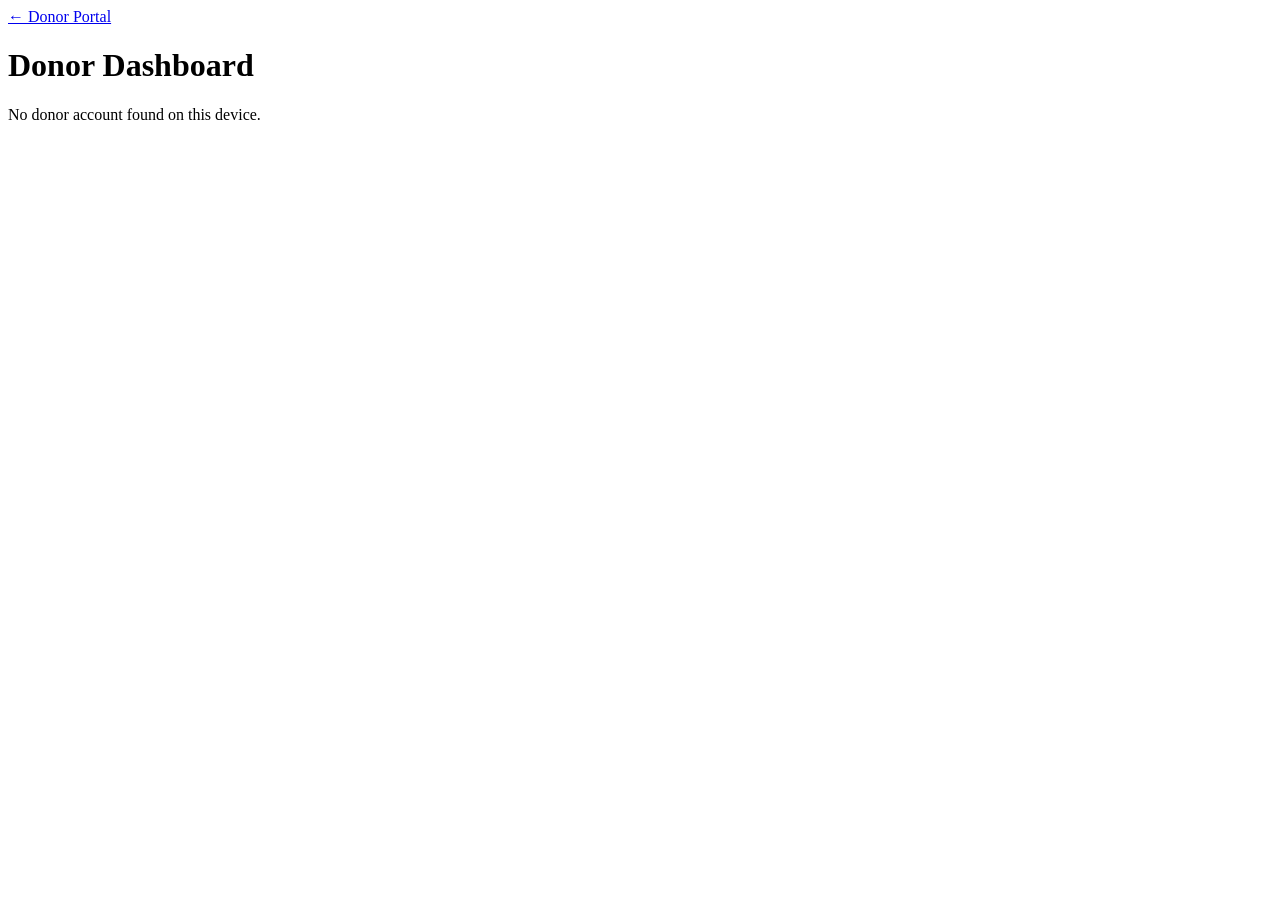
<file: donor/dashboard.html>
<!doctype html><html><head><meta charset="utf-8"><meta name="viewport" content="width=device-width,initial-scale=1"><title>Donor Dashboard | NAWYA WELFARE AND CHARITABLE FOUNDATION</title><link rel="stylesheet" href="/_next/static/immutable/chunks/1xchoatntsuw6.css"><style id="nawya-static-fix">#mobile-nav{z-index:100;position:relative}.nawya-hidden-social{display:none!important}</style></head><body class="min-h-full flex flex-col bg-card"><main class="mx-auto w-full max-w-[900px] px-6 py-16"><a href="/donor/" class="text-sm">← Donor Portal</a><h1 class="mt-6 font-heading text-4xl font-bold">Donor Dashboard</h1><div id="box" class="mt-8 rounded-2xl bg-card p-8 shadow"></div></main><script>const d=JSON.parse(localStorage.getItem('nawyaWelfareData')||'{}');const ds=d.donations||[];document.getElementById('box').innerHTML=d.donor?'<h2 class="text-2xl font-bold">Welcome, '+(d.donor.name||'Donor')+'</h2><p class="mt-3">Email: '+d.donor.email+'</p><h3 class="mt-6 text-xl font-bold">Donations</h3>'+ (ds.length?ds.map(x=>'<p class="mt-2">'+x.id+' — ₹'+x.amount+' — '+x.date+'</p>').join(''):'<p class="mt-2">No donations recorded.</p>'):'<p>No donor account found on this device.</p>';</script></main></body></html>
</file>
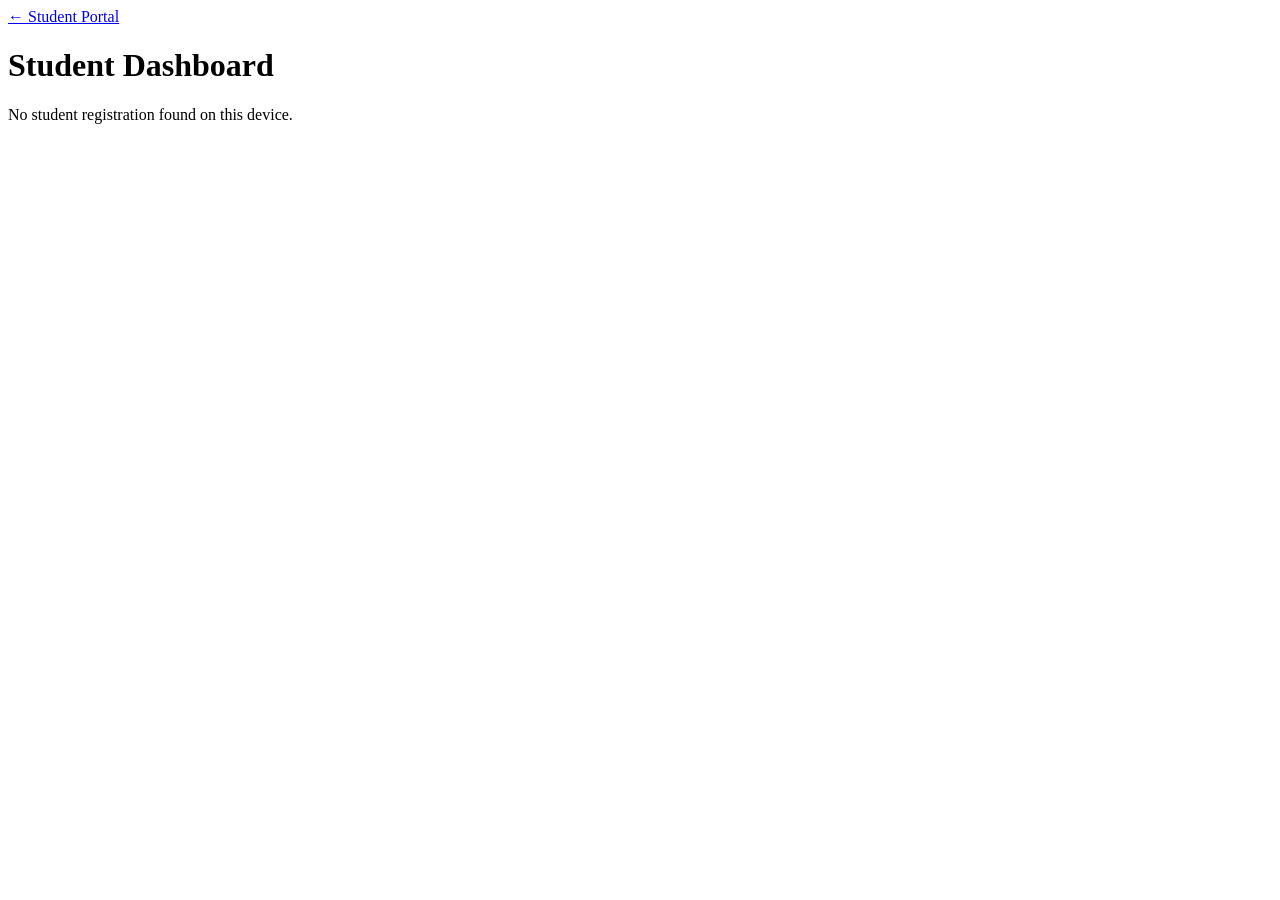
<file: student/dashboard.html>
<!doctype html><html><head><meta charset="utf-8"><meta name="viewport" content="width=device-width,initial-scale=1"><title>Student Dashboard | NAWYA WELFARE AND CHARITABLE FOUNDATION</title><link rel="stylesheet" href="/_next/static/immutable/chunks/1xchoatntsuw6.css"><style id="nawya-static-fix">#mobile-nav{z-index:100;position:relative}.nawya-hidden-social{display:none!important}</style></head><body class="min-h-full flex flex-col bg-card"><main class="mx-auto w-full max-w-[900px] px-6 py-16"><a href="/student/" class="text-sm">← Student Portal</a><h1 class="mt-6 font-heading text-4xl font-bold">Student Dashboard</h1><div id="box" class="mt-8 rounded-2xl bg-card p-8 shadow"></div></main><script>const d=JSON.parse(localStorage.getItem('nawyaWelfareData')||'{}');document.getElementById('box').innerHTML=d.student?'<h2 class="text-2xl font-bold">Welcome, '+(d.student.name||'Student')+'</h2><p class="mt-3">Email: '+d.student.email+'</p><p class="mt-2">Program: '+(d.student.program||'—')+'</p>':'<p>No student registration found on this device.</p>';</script></body></html>
</file>
<file: _next/static/immutable/chunks/1xchoatntsuw6.css>
@font-face{font-family:Geist;font-style:normal;font-weight:100 900;font-display:swap;src:url(../media/fef07dbb0973bf53-s.00az9qtie3ho1.woff2)format("woff2");unicode-range:U+460-52F,U+1C80-1C8A,U+20B4,U+2DE0-2DFF,U+A640-A69F,U+FE2E-FE2F}@font-face{font-family:Geist;font-style:normal;font-weight:100 900;font-display:swap;src:url(../media/8a480f0b521d4e75-s.3j-a226dh71aj.woff2)format("woff2");unicode-range:U+301,U+400-45F,U+490-491,U+4B0-4B1,U+2116}@font-face{font-family:Geist;font-style:normal;font-weight:100 900;font-display:swap;src:url(../media/53b9e256198e5412-s.2gwoz23eiro2t.woff2)format("woff2");unicode-range:U+102-103,U+110-111,U+128-129,U+168-169,U+1A0-1A1,U+1AF-1B0,U+300-301,U+303-304,U+308-309,U+323,U+329,U+1EA0-1EF9,U+20AB}@font-face{font-family:Geist;font-style:normal;font-weight:100 900;font-display:swap;src:url(../media/7178b3e590c64307-s.0i3h3th1vs4m7.woff2)format("woff2");unicode-range:U+100-2BA,U+2BD-2C5,U+2C7-2CC,U+2CE-2D7,U+2DD-2FF,U+304,U+308,U+329,U+1D00-1DBF,U+1E00-1E9F,U+1EF2-1EFF,U+2020,U+20A0-20AB,U+20AD-20C0,U+2113,U+2C60-2C7F,U+A720-A7FF}@font-face{font-family:Geist;font-style:normal;font-weight:100 900;font-display:swap;src:url(../media/caa3a2e1cccd8315-s.p.0zr6hhvz-h9nw.woff2)format("woff2");unicode-range:U+??,U+131,U+152-153,U+2BB-2BC,U+2C6,U+2DA,U+2DC,U+304,U+308,U+329,U+2000-206F,U+20AC,U+2122,U+2191,U+2193,U+2212,U+2215,U+FEFF,U+FFFD}@font-face{font-family:Geist Fallback;src:local(Arial);ascent-override:95.94%;descent-override:28.16%;line-gap-override:0.0%;size-adjust:104.76%}.geist_da832ead-module__aN_Ytq__className{font-family:Geist,Geist Fallback;font-style:normal}.geist_da832ead-module__aN_Ytq__variable{--font-sans:"Geist", "Geist Fallback"}
@font-face{font-family:Crimson Pro;font-style:normal;font-weight:400;font-display:swap;src:url(../media/bbe2082c2ebf69de-s.0emprbknw4r8-.woff2)format("woff2");unicode-range:U+102-103,U+110-111,U+128-129,U+168-169,U+1A0-1A1,U+1AF-1B0,U+300-301,U+303-304,U+308-309,U+323,U+329,U+1EA0-1EF9,U+20AB}@font-face{font-family:Crimson Pro;font-style:normal;font-weight:400;font-display:swap;src:url(../media/9ae69ccf0a67f3e4-s.410vsfa2act-7.woff2)format("woff2");unicode-range:U+100-2BA,U+2BD-2C5,U+2C7-2CC,U+2CE-2D7,U+2DD-2FF,U+304,U+308,U+329,U+1D00-1DBF,U+1E00-1E9F,U+1EF2-1EFF,U+2020,U+20A0-20AB,U+20AD-20C0,U+2113,U+2C60-2C7F,U+A720-A7FF}@font-face{font-family:Crimson Pro;font-style:normal;font-weight:400;font-display:swap;src:url(../media/115e7a2565b70400-s.p.2e5o54q9_b0yk.woff2)format("woff2");unicode-range:U+??,U+131,U+152-153,U+2BB-2BC,U+2C6,U+2DA,U+2DC,U+304,U+308,U+329,U+2000-206F,U+20AC,U+2122,U+2191,U+2193,U+2212,U+2215,U+FEFF,U+FFFD}@font-face{font-family:Crimson Pro;font-style:normal;font-weight:500;font-display:swap;src:url(../media/bbe2082c2ebf69de-s.0emprbknw4r8-.woff2)format("woff2");unicode-range:U+102-103,U+110-111,U+128-129,U+168-169,U+1A0-1A1,U+1AF-1B0,U+300-301,U+303-304,U+308-309,U+323,U+329,U+1EA0-1EF9,U+20AB}@font-face{font-family:Crimson Pro;font-style:normal;font-weight:500;font-display:swap;src:url(../media/9ae69ccf0a67f3e4-s.410vsfa2act-7.woff2)format("woff2");unicode-range:U+100-2BA,U+2BD-2C5,U+2C7-2CC,U+2CE-2D7,U+2DD-2FF,U+304,U+308,U+329,U+1D00-1DBF,U+1E00-1E9F,U+1EF2-1EFF,U+2020,U+20A0-20AB,U+20AD-20C0,U+2113,U+2C60-2C7F,U+A720-A7FF}@font-face{font-family:Crimson Pro;font-style:normal;font-weight:500;font-display:swap;src:url(../media/115e7a2565b70400-s.p.2e5o54q9_b0yk.woff2)format("woff2");unicode-range:U+??,U+131,U+152-153,U+2BB-2BC,U+2C6,U+2DA,U+2DC,U+304,U+308,U+329,U+2000-206F,U+20AC,U+2122,U+2191,U+2193,U+2212,U+2215,U+FEFF,U+FFFD}@font-face{font-family:Crimson Pro;font-style:normal;font-weight:600;font-display:swap;src:url(../media/bbe2082c2ebf69de-s.0emprbknw4r8-.woff2)format("woff2");unicode-range:U+102-103,U+110-111,U+128-129,U+168-169,U+1A0-1A1,U+1AF-1B0,U+300-301,U+303-304,U+308-309,U+323,U+329,U+1EA0-1EF9,U+20AB}@font-face{font-family:Crimson Pro;font-style:normal;font-weight:600;font-display:swap;src:url(../media/9ae69ccf0a67f3e4-s.410vsfa2act-7.woff2)format("woff2");unicode-range:U+100-2BA,U+2BD-2C5,U+2C7-2CC,U+2CE-2D7,U+2DD-2FF,U+304,U+308,U+329,U+1D00-1DBF,U+1E00-1E9F,U+1EF2-1EFF,U+2020,U+20A0-20AB,U+20AD-20C0,U+2113,U+2C60-2C7F,U+A720-A7FF}@font-face{font-family:Crimson Pro;font-style:normal;font-weight:600;font-display:swap;src:url(../media/115e7a2565b70400-s.p.2e5o54q9_b0yk.woff2)format("woff2");unicode-range:U+??,U+131,U+152-153,U+2BB-2BC,U+2C6,U+2DA,U+2DC,U+304,U+308,U+329,U+2000-206F,U+20AC,U+2122,U+2191,U+2193,U+2212,U+2215,U+FEFF,U+FFFD}@font-face{font-family:Crimson Pro;font-style:normal;font-weight:700;font-display:swap;src:url(../media/bbe2082c2ebf69de-s.0emprbknw4r8-.woff2)format("woff2");unicode-range:U+102-103,U+110-111,U+128-129,U+168-169,U+1A0-1A1,U+1AF-1B0,U+300-301,U+303-304,U+308-309,U+323,U+329,U+1EA0-1EF9,U+20AB}@font-face{font-family:Crimson Pro;font-style:normal;font-weight:700;font-display:swap;src:url(../media/9ae69ccf0a67f3e4-s.410vsfa2act-7.woff2)format("woff2");unicode-range:U+100-2BA,U+2BD-2C5,U+2C7-2CC,U+2CE-2D7,U+2DD-2FF,U+304,U+308,U+329,U+1D00-1DBF,U+1E00-1E9F,U+1EF2-1EFF,U+2020,U+20A0-20AB,U+20AD-20C0,U+2113,U+2C60-2C7F,U+A720-A7FF}@font-face{font-family:Crimson Pro;font-style:normal;font-weight:700;font-display:swap;src:url(../media/115e7a2565b70400-s.p.2e5o54q9_b0yk.woff2)format("woff2");unicode-range:U+??,U+131,U+152-153,U+2BB-2BC,U+2C6,U+2DA,U+2DC,U+304,U+308,U+329,U+2000-206F,U+20AC,U+2122,U+2191,U+2193,U+2212,U+2215,U+FEFF,U+FFFD}@font-face{font-family:Crimson Pro Fallback;src:local(Times New Roman);ascent-override:90.96%;descent-override:21.8%;line-gap-override:0.0%;size-adjust:98.56%}.crimson_pro_817fc533-module__r6Keaa__className{font-family:Crimson Pro,Crimson Pro Fallback;font-style:normal}.crimson_pro_817fc533-module__r6Keaa__variable{--font-crimson-pro:"Crimson Pro", "Crimson Pro Fallback"}
@font-face{font-family:Atkinson Hyperlegible;font-style:normal;font-weight:400;font-display:swap;src:url(../media/cc6c75d91fb27f62-s.3vy-_l9ztcxef.woff2)format("woff2");unicode-range:U+100-2BA,U+2BD-2C5,U+2C7-2CC,U+2CE-2D7,U+2DD-2FF,U+304,U+308,U+329,U+1D00-1DBF,U+1E00-1E9F,U+1EF2-1EFF,U+2020,U+20A0-20AB,U+20AD-20C0,U+2113,U+2C60-2C7F,U+A720-A7FF}@font-face{font-family:Atkinson Hyperlegible;font-style:normal;font-weight:400;font-display:swap;src:url(../media/ed5f1f9bced69653-s.p.2v4ibmotuyxuz.woff2)format("woff2");unicode-range:U+??,U+131,U+152-153,U+2BB-2BC,U+2C6,U+2DA,U+2DC,U+304,U+308,U+329,U+2000-206F,U+20AC,U+2122,U+2191,U+2193,U+2212,U+2215,U+FEFF,U+FFFD}@font-face{font-family:Atkinson Hyperlegible;font-style:normal;font-weight:700;font-display:swap;src:url(../media/574e5b2a8fe8e45b-s.1zpm-mgw3w1fq.woff2)format("woff2");unicode-range:U+100-2BA,U+2BD-2C5,U+2C7-2CC,U+2CE-2D7,U+2DD-2FF,U+304,U+308,U+329,U+1D00-1DBF,U+1E00-1E9F,U+1EF2-1EFF,U+2020,U+20A0-20AB,U+20AD-20C0,U+2113,U+2C60-2C7F,U+A720-A7FF}@font-face{font-family:Atkinson Hyperlegible;font-style:normal;font-weight:700;font-display:swap;src:url(../media/89ea96820aa96980-s.p.3pskbmi5y11f5.woff2)format("woff2");unicode-range:U+??,U+131,U+152-153,U+2BB-2BC,U+2C6,U+2DA,U+2DC,U+304,U+308,U+329,U+2000-206F,U+20AC,U+2122,U+2191,U+2193,U+2212,U+2215,U+FEFF,U+FFFD}@font-face{font-family:Atkinson Hyperlegible Fallback;src:local(Arial);ascent-override:95.6%;descent-override:29.18%;line-gap-override:0.0%;size-adjust:99.37%}.atkinson_hyperlegible_b6597021-module__UKgiOa__className{font-family:Atkinson Hyperlegible,Atkinson Hyperlegible Fallback;font-style:normal}.atkinson_hyperlegible_b6597021-module__UKgiOa__variable{--font-atkinson-hyperlegible:"Atkinson Hyperlegible", "Atkinson Hyperlegible Fallback"}
</file>
<file: _next/static/immutable/chunks/0qoue1fsbwm-6.css>
@layer properties{@supports (((-webkit-hyphens:none)) and (not (margin-trim:inline))) or ((-moz-orient:inline) and (not (color:rgb(from red r g b)))){*,:before,:after,::backdrop{--tw-translate-x:0;--tw-translate-y:0;--tw-translate-z:0;--tw-rotate-x:initial;--tw-rotate-y:initial;--tw-rotate-z:initial;--tw-skew-x:initial;--tw-skew-y:initial;--tw-space-y-reverse:0;--tw-space-x-reverse:0;--tw-divide-y-reverse:0;--tw-border-style:solid;--tw-gradient-position:initial;--tw-gradient-from:#0000;--tw-gradient-via:#0000;--tw-gradient-to:#0000;--tw-gradient-stops:initial;--tw-gradient-via-stops:initial;--tw-gradient-from-position:0%;--tw-gradient-via-position:50%;--tw-gradient-to-position:100%;--tw-leading:initial;--tw-font-weight:initial;--tw-tracking:initial;--tw-ordinal:initial;--tw-slashed-zero:initial;--tw-numeric-figure:initial;--tw-numeric-spacing:initial;--tw-numeric-fraction:initial;--tw-shadow:0 0 #0000;--tw-shadow-color:initial;--tw-shadow-alpha:100%;--tw-inset-shadow:0 0 #0000;--tw-inset-shadow-color:initial;--tw-inset-shadow-alpha:100%;--tw-ring-color:initial;--tw-ring-shadow:0 0 #0000;--tw-inset-ring-color:initial;--tw-inset-ring-shadow:0 0 #0000;--tw-ring-inset:initial;--tw-ring-offset-width:0px;--tw-ring-offset-color:#fff;--tw-ring-offset-shadow:0 0 #0000;--tw-outline-style:solid;--tw-blur:initial;--tw-brightness:initial;--tw-contrast:initial;--tw-grayscale:initial;--tw-hue-rotate:initial;--tw-invert:initial;--tw-opacity:initial;--tw-saturate:initial;--tw-sepia:initial;--tw-drop-shadow:initial;--tw-drop-shadow-color:initial;--tw-drop-shadow-alpha:100%;--tw-drop-shadow-size:initial;--tw-backdrop-blur:initial;--tw-backdrop-brightness:initial;--tw-backdrop-contrast:initial;--tw-backdrop-grayscale:initial;--tw-backdrop-hue-rotate:initial;--tw-backdrop-invert:initial;--tw-backdrop-opacity:initial;--tw-backdrop-saturate:initial;--tw-backdrop-sepia:initial;--tw-duration:initial;--tw-ease:initial;--tw-scale-x:1;--tw-scale-y:1;--tw-scale-z:1;--tw-animation-delay:0s;--tw-animation-direction:normal;--tw-animation-duration:initial;--tw-animation-fill-mode:none;--tw-animation-iteration-count:1;--tw-enter-blur:0;--tw-enter-opacity:1;--tw-enter-rotate:0;--tw-enter-scale:1;--tw-enter-translate-x:0;--tw-enter-translate-y:0;--tw-exit-blur:0;--tw-exit-opacity:1;--tw-exit-rotate:0;--tw-exit-scale:1;--tw-exit-translate-x:0;--tw-exit-translate-y:0}}}@layer theme{:root,:host{--font-sans:ui-sans-serif, system-ui, sans-serif, "Apple Color Emoji", "Segoe UI Emoji", "Segoe UI Symbol", "Noto Color Emoji";--font-serif:ui-serif, Georgia, Cambria, "Times New Roman", Times, serif;--font-mono:ui-monospace, SFMono-Regular, Menlo, Monaco, Consolas, "Liberation Mono", "Courier New", monospace;--color-red-50:#fef2f2;--color-red-100:#ffe2e2;--color-red-200:#ffcaca;--color-red-300:#ffa3a3;--color-red-500:#fb2c36;--color-red-600:#e40014;--color-red-700:#bf000f;--color-amber-50:#fffbeb;--color-amber-100:#fef3c6;--color-amber-200:#fee685;--color-amber-500:#f99c00;--color-amber-600:#dd7400;--color-amber-700:#b75000;--color-amber-800:#953d00;--color-amber-900:#7b3306;--color-black:#000;--color-white:#fff;--spacing:.25rem;--container-xs:20rem;--container-sm:24rem;--container-md:28rem;--container-lg:32rem;--container-xl:36rem;--container-2xl:42rem;--container-3xl:48rem;--container-4xl:56rem;--container-5xl:64rem;--container-6xl:72rem;--container-7xl:80rem;--text-xs:.75rem;--text-xs--line-height:calc(1 / .75);--text-sm:.875rem;--text-sm--line-height:calc(1.25 / .875);--text-base:1rem;--text-base--line-height:calc(1.5 / 1);--text-lg:1.125rem;--text-lg--line-height:calc(1.75 / 1.125);--text-xl:1.25rem;--text-xl--line-height:calc(1.75 / 1.25);--text-2xl:1.5rem;--text-2xl--line-height:calc(2 / 1.5);--text-3xl:1.875rem;--text-3xl--line-height:calc(2.25 / 1.875);--text-4xl:2.25rem;--text-4xl--line-height:calc(2.5 / 2.25);--text-5xl:3rem;--text-5xl--line-height:1;--text-6xl:3.75rem;--text-6xl--line-height:1;--text-7xl:4.5rem;--text-7xl--line-height:1;--font-weight-normal:400;--font-weight-medium:500;--font-weight-semibold:600;--font-weight-bold:700;--tracking-tight:-.025em;--tracking-wide:.025em;--tracking-wider:.05em;--tracking-widest:.1em;--leading-tight:1.25;--leading-snug:1.375;--leading-relaxed:1.625;--radius-md:var(--radius);--radius-2xl:1rem;--radius-3xl:1.5rem;--ease-out:cubic-bezier(0, 0, .2, 1);--animate-spin:spin 1s linear infinite;--blur-xs:4px;--blur-sm:8px;--blur-md:12px;--blur-2xl:40px;--aspect-video:16 / 9;--default-transition-duration:.15s;--default-transition-timing-function:cubic-bezier(.4, 0, .2, 1);--default-font-family:var(--font-sans);--default-mono-font-family:var(--font-mono);--font-heading:var(--font-crimson-pro);--font-body:var(--font-atkinson-hyperlegible)}@supports (color:lab(0% 0 0)){:root,:host{--color-red-50:lab(96.5005% 4.18508 1.52328);--color-red-100:lab(92.243% 10.2865 3.83865);--color-red-200:lab(86.017% 19.8815 7.75869);--color-red-300:lab(76.5514% 36.422 15.5335);--color-red-500:lab(55.4814% 75.0732 48.8528);--color-red-600:lab(48.4493% 77.4328 61.5452);--color-red-700:lab(40.4273% 67.2623 53.7441);--color-amber-50:lab(98.6252% -.635922 8.42309);--color-amber-100:lab(95.916% -1.21653 23.111);--color-amber-200:lab(91.7203% -.505269 49.9084);--color-amber-500:lab(72.7183% 31.8672 97.9407);--color-amber-600:lab(60.3514% 40.5624 87.1228);--color-amber-700:lab(47.2709% 42.9082 69.2966);--color-amber-800:lab(37.8822% 37.1699 52.2718);--color-amber-900:lab(31.2288% 30.2627 40.0378)}}}@layer base{*,:after,:before,::backdrop{box-sizing:border-box;border:0 solid;margin:0;padding:0}::file-selector-button{box-sizing:border-box;border:0 solid;margin:0;padding:0}html,:host{-webkit-text-size-adjust:100%;tab-size:4;line-height:1.5;font-family:var(--default-font-family,ui-sans-serif, system-ui, sans-serif, "Apple Color Emoji", "Segoe UI Emoji", "Segoe UI Symbol", "Noto Color Emoji");font-feature-settings:var(--default-font-feature-settings,normal);font-variation-settings:var(--default-font-variation-settings,normal);-webkit-tap-highlight-color:transparent}hr{height:0;color:inherit;border-top-width:1px}abbr:where([title]){-webkit-text-decoration:underline dotted;text-decoration:underline dotted}h1,h2,h3,h4,h5,h6{font-size:inherit;font-weight:inherit}a{color:inherit;-webkit-text-decoration:inherit;-webkit-text-decoration:inherit;-webkit-text-decoration:inherit;-webkit-text-decoration:inherit;text-decoration:inherit}b,strong{font-weight:bolder}code,kbd,samp,pre{font-family:var(--default-mono-font-family,ui-monospace, SFMono-Regular, Menlo, Monaco, Consolas, "Liberation Mono", "Courier New", monospace);font-feature-settings:var(--default-mono-font-feature-settings,normal);font-variation-settings:var(--default-mono-font-variation-settings,normal);font-size:1em}small{font-size:80%}sub,sup{vertical-align:baseline;font-size:75%;line-height:0;position:relative}sub{bottom:-.25em}sup{top:-.5em}table{text-indent:0;border-color:inherit;border-collapse:collapse}:-moz-focusring{outline:auto}progress{vertical-align:baseline}summary{display:list-item}ol,ul,menu{list-style:none}img,svg,video,canvas,audio,iframe,embed,object{vertical-align:middle;display:block}img,video{max-width:100%;height:auto}button,input,select,optgroup,textarea{font:inherit;font-feature-settings:inherit;font-variation-settings:inherit;letter-spacing:inherit;color:inherit;opacity:1;background-color:#0000;border-radius:0}::file-selector-button{font:inherit;font-feature-settings:inherit;font-variation-settings:inherit;letter-spacing:inherit;color:inherit;opacity:1;background-color:#0000;border-radius:0}:where(select:is([multiple],[size])) optgroup{font-weight:bolder}:where(select:is([multiple],[size])) optgroup option{padding-inline-start:20px}::file-selector-button{margin-inline-end:4px}::placeholder{opacity:1}@supports (not ((-webkit-appearance:-apple-pay-button))) or (contain-intrinsic-size:1px){::placeholder{color:currentColor}@supports (color:color-mix(in lab, red, red)){::placeholder{color:color-mix(in oklab, currentcolor 50%, transparent)}}}textarea{resize:vertical}::-webkit-search-decoration{-webkit-appearance:none}::-webkit-date-and-time-value{min-height:1lh;text-align:inherit}::-webkit-datetime-edit{display:inline-flex}::-webkit-datetime-edit-fields-wrapper{padding:0}::-webkit-datetime-edit{padding-block:0}::-webkit-datetime-edit-year-field{padding-block:0}::-webkit-datetime-edit-month-field{padding-block:0}::-webkit-datetime-edit-day-field{padding-block:0}::-webkit-datetime-edit-hour-field{padding-block:0}::-webkit-datetime-edit-minute-field{padding-block:0}::-webkit-datetime-edit-second-field{padding-block:0}::-webkit-datetime-edit-millisecond-field{padding-block:0}::-webkit-datetime-edit-meridiem-field{padding-block:0}::-webkit-calendar-picker-indicator{line-height:1}:-moz-ui-invalid{box-shadow:none}button,input:where([type=button],[type=reset],[type=submit]){appearance:button}::file-selector-button{appearance:button}::-webkit-inner-spin-button{height:auto}::-webkit-outer-spin-button{height:auto}[hidden]:where(:not([hidden=until-found])){display:none!important}}@layer components;@layer utilities{.pointer-events-none{pointer-events:none}.collapse{visibility:collapse}.invisible{visibility:hidden}.visible{visibility:visible}.sr-only{clip-path:inset(50%);white-space:nowrap;border-width:0;width:1px;height:1px;margin:-1px;padding:0;position:absolute;overflow:hidden}.absolute{position:absolute}.fixed{position:fixed}.relative{position:relative}.static{position:static}.sticky{position:sticky}.inset-0{inset:calc(var(--spacing) * 0)}.inset-2{inset:calc(var(--spacing) * 2)}.inset-x-0{inset-inline:calc(var(--spacing) * 0)}.inset-x-3{inset-inline:calc(var(--spacing) * 3)}.inset-y-0{inset-block:calc(var(--spacing) * 0)}.start{inset-inline-start:var(--spacing)}.end{inset-inline-end:var(--spacing)}.-top-2{top:calc(var(--spacing) * -2)}.-top-3{top:calc(var(--spacing) * -3)}.-top-4{top:calc(var(--spacing) * -4)}.top-0{top:calc(var(--spacing) * 0)}.top-1\/2{top:50%}.top-1\/3{top:33.3333%}.top-2{top:calc(var(--spacing) * 2)}.top-full{top:100%}.-right-2{right:calc(var(--spacing) * -2)}.-right-3{right:calc(var(--spacing) * -3)}.-right-7{right:calc(var(--spacing) * -7)}.right-0{right:calc(var(--spacing) * 0)}.right-2{right:calc(var(--spacing) * 2)}.-bottom-1{bottom:calc(var(--spacing) * -1)}.-bottom-6{bottom:calc(var(--spacing) * -6)}.-bottom-px{bottom:-1px}.bottom-0{bottom:calc(var(--spacing) * 0)}.bottom-1{bottom:calc(var(--spacing) * 1)}.bottom-3{bottom:calc(var(--spacing) * 3)}.bottom-11{bottom:calc(var(--spacing) * 11)}.-left-3{left:calc(var(--spacing) * -3)}.-left-4{left:calc(var(--spacing) * -4)}.left-0{left:calc(var(--spacing) * 0)}.left-1\/2{left:50%}.left-3{left:calc(var(--spacing) * 3)}.left-4{left:calc(var(--spacing) * 4)}.left-6{left:calc(var(--spacing) * 6)}.isolate{isolation:isolate}.z-10{z-index:10}.z-20{z-index:20}.z-30{z-index:30}.z-40{z-index:40}.z-50{z-index:50}.z-\[60\]{z-index:60}.order-first{order:-9999}.order-last{order:9999}.col-span-2{grid-column:span 2/span 2}.container{width:100%}@media (min-width:40rem){.container{max-width:40rem}}@media (min-width:48rem){.container{max-width:48rem}}@media (min-width:64rem){.container{max-width:64rem}}@media (min-width:80rem){.container{max-width:80rem}}@media (min-width:96rem){.container{max-width:96rem}}.m-0{margin:calc(var(--spacing) * 0)}.-mx-1{margin-inline:calc(var(--spacing) * -1)}.-mx-4{margin-inline:calc(var(--spacing) * -4)}.mx-1{margin-inline:calc(var(--spacing) * 1)}.mx-auto{margin-inline:auto}.-mt-1\.5{margin-top:calc(var(--spacing) * -1.5)}.-mt-12{margin-top:calc(var(--spacing) * -12)}.mt-0\.5{margin-top:calc(var(--spacing) * .5)}.mt-1{margin-top:calc(var(--spacing) * 1)}.mt-1\.5{margin-top:calc(var(--spacing) * 1.5)}.mt-2{margin-top:calc(var(--spacing) * 2)}.mt-3{margin-top:calc(var(--spacing) * 3)}.mt-4{margin-top:calc(var(--spacing) * 4)}.mt-5{margin-top:calc(var(--spacing) * 5)}.mt-6{margin-top:calc(var(--spacing) * 6)}.mt-8{margin-top:calc(var(--spacing) * 8)}.mt-10{margin-top:calc(var(--spacing) * 10)}.mt-12{margin-top:calc(var(--spacing) * 12)}.mt-\[0\.5em\]{margin-top:.5em}.mt-\[14px\]{margin-top:14px}.mt-\[18px\]{margin-top:18px}.mt-\[22px\]{margin-top:22px}.mt-auto{margin-top:auto}.mr-2{margin-right:calc(var(--spacing) * 2)}.-mb-4{margin-bottom:calc(var(--spacing) * -4)}.-mb-px{margin-bottom:-1px}.mb-1{margin-bottom:calc(var(--spacing) * 1)}.mb-1\.5{margin-bottom:calc(var(--spacing) * 1.5)}.mb-2{margin-bottom:calc(var(--spacing) * 2)}.mb-3{margin-bottom:calc(var(--spacing) * 3)}.mb-4{margin-bottom:calc(var(--spacing) * 4)}.mb-5{margin-bottom:calc(var(--spacing) * 5)}.mb-6{margin-bottom:calc(var(--spacing) * 6)}.mb-8{margin-bottom:calc(var(--spacing) * 8)}.mb-12{margin-bottom:calc(var(--spacing) * 12)}.mb-\[26px\]{margin-bottom:26px}.ml-1{margin-left:calc(var(--spacing) * 1)}.ml-2{margin-left:calc(var(--spacing) * 2)}.ml-4{margin-left:calc(var(--spacing) * 4)}.ml-auto{margin-left:auto}.line-clamp-2{-webkit-line-clamp:2;-webkit-box-orient:vertical;display:-webkit-box;overflow:hidden}.\!inline{display:inline!important}.block{display:block}.contents{display:contents}.flex{display:flex}.grid{display:grid}.hidden{display:none}.inline{display:inline}.inline-block{display:inline-block}.inline-flex{display:inline-flex}.table{display:table}.field-sizing-content{field-sizing:content}.aspect-\[2\/1\]{aspect-ratio:2}.aspect-\[3\/2\]{aspect-ratio:3/2}.aspect-\[4\/3\]{aspect-ratio:4/3}.aspect-\[9\/16\]{aspect-ratio:9/16}.aspect-\[842\/595\]{aspect-ratio:842/595}.aspect-square{aspect-ratio:1}.aspect-video{aspect-ratio:var(--aspect-video)}.size-4{width:calc(var(--spacing) * 4);height:calc(var(--spacing) * 4)}.size-6{width:calc(var(--spacing) * 6);height:calc(var(--spacing) * 6)}.size-7{width:calc(var(--spacing) * 7);height:calc(var(--spacing) * 7)}.size-8{width:calc(var(--spacing) * 8);height:calc(var(--spacing) * 8)}.size-9{width:calc(var(--spacing) * 9);height:calc(var(--spacing) * 9)}.size-20{width:calc(var(--spacing) * 20);height:calc(var(--spacing) * 20)}.size-24{width:calc(var(--spacing) * 24);height:calc(var(--spacing) * 24)}.size-full{width:100%;height:100%}.h-0\.5{height:calc(var(--spacing) * .5)}.h-1\.5{height:calc(var(--spacing) * 1.5)}.h-2{height:calc(var(--spacing) * 2)}.h-3{height:calc(var(--spacing) * 3)}.h-3\.5{height:calc(var(--spacing) * 3.5)}.h-4{height:calc(var(--spacing) * 4)}.h-5{height:calc(var(--spacing) * 5)}.h-6{height:calc(var(--spacing) * 6)}.h-7{height:calc(var(--spacing) * 7)}.h-8{height:calc(var(--spacing) * 8)}.h-8\!{height:calc(var(--spacing) * 8)!important}.h-9{height:calc(var(--spacing) * 9)}.h-10{height:calc(var(--spacing) * 10)}.h-11{height:calc(var(--spacing) * 11)}.h-12{height:calc(var(--spacing) * 12)}.h-14{height:calc(var(--spacing) * 14)}.h-16{height:calc(var(--spacing) * 16)}.h-20{height:calc(var(--spacing) * 20)}.h-24{height:calc(var(--spacing) * 24)}.h-28{height:calc(var(--spacing) * 28)}.h-44{height:calc(var(--spacing) * 44)}.h-56{height:calc(var(--spacing) * 56)}.h-\[2px\]{height:2px}.h-\[3px\]{height:3px}.h-\[5px\]{height:5px}.h-\[6px\]{height:6px}.h-\[46px\]{height:46px}.h-\[65px\]{height:65px}.h-\[80vh\]{height:80vh}.h-\[82vh\]{height:82vh}.h-\[240px\]{height:240px}.h-\[720px\]{height:720px}.h-auto{height:auto}.h-dvh{height:100dvh}.h-full{height:100%}.h-px{height:1px}.max-h-48{max-height:calc(var(--spacing) * 48)}.max-h-64{max-height:calc(var(--spacing) * 64)}.max-h-72{max-height:calc(var(--spacing) * 72)}.max-h-\[80vh\]{max-height:80vh}.max-h-\[90vh\]{max-height:90vh}.min-h-0{min-height:calc(var(--spacing) * 0)}.min-h-11{min-height:calc(var(--spacing) * 11)}.min-h-16{min-height:calc(var(--spacing) * 16)}.min-h-\[48px\]{min-height:48px}.min-h-dvh{min-height:100dvh}.min-h-full{min-height:100%}.min-h-screen{min-height:100vh}.w-1{width:calc(var(--spacing) * 1)}.w-1\.5{width:calc(var(--spacing) * 1.5)}.w-1\/2{width:50%}.w-2{width:calc(var(--spacing) * 2)}.w-3{width:calc(var(--spacing) * 3)}.w-3\.5{width:calc(var(--spacing) * 3.5)}.w-3\/4{width:75%}.w-4{width:calc(var(--spacing) * 4)}.w-5{width:calc(var(--spacing) * 5)}.w-6{width:calc(var(--spacing) * 6)}.w-7{width:calc(var(--spacing) * 7)}.w-8{width:calc(var(--spacing) * 8)}.w-9{width:calc(var(--spacing) * 9)}.w-10{width:calc(var(--spacing) * 10)}.w-11{width:calc(var(--spacing) * 11)}.w-12{width:calc(var(--spacing) * 12)}.w-14{width:calc(var(--spacing) * 14)}.w-16{width:calc(var(--spacing) * 16)}.w-20{width:calc(var(--spacing) * 20)}.w-24{width:calc(var(--spacing) * 24)}.w-28{width:calc(var(--spacing) * 28)}.w-36{width:calc(var(--spacing) * 36)}.w-48{width:calc(var(--spacing) * 48)}.w-56{width:calc(var(--spacing) * 56)}.w-64{width:calc(var(--spacing) * 64)}.w-72{width:calc(var(--spacing) * 72)}.w-\[5px\]{width:5px}.w-\[6px\]{width:6px}.w-\[46px\]{width:46px}.w-\[55\%\]{width:55%}.w-\[85\%\]{width:85%}.w-\[1280px\]{width:1280px}.w-\[min\(19rem\,85vw\)\]{width:min(19rem,85vw)}.w-\[var\(--anchor-width\)\]{width:var(--anchor-width)}.w-auto{width:auto}.w-full{width:100%}.w-max{width:max-content}.w-px{width:1px}.max-w-2xl{max-width:var(--container-2xl)}.max-w-3xl{max-width:var(--container-3xl)}.max-w-4xl{max-width:var(--container-4xl)}.max-w-5xl{max-width:var(--container-5xl)}.max-w-6xl{max-width:var(--container-6xl)}.max-w-7xl{max-width:var(--container-7xl)}.max-w-\[8rem\]{max-width:8rem}.max-w-\[34ch\]{max-width:34ch}.max-w-\[44ch\]{max-width:44ch}.max-w-\[70ch\]{max-width:70ch}.max-w-\[80ch\]{max-width:80ch}.max-w-\[90vw\]{max-width:90vw}.max-w-\[92ch\]{max-width:92ch}.max-w-\[96ch\]{max-width:96ch}.max-w-\[300px\]{max-width:300px}.max-w-\[900px\]{max-width:900px}.max-w-\[1000px\]{max-width:1000px}.max-w-\[1240px\]{max-width:1240px}.max-w-\[1440px\]{max-width:1440px}.max-w-\[calc\(100\%-2rem\)\]{max-width:calc(100% - 2rem)}.max-w-lg{max-width:var(--container-lg)}.max-w-md{max-width:var(--container-md)}.max-w-sm{max-width:var(--container-sm)}.max-w-xl{max-width:var(--container-xl)}.max-w-xs{max-width:var(--container-xs)}.min-w-0{min-width:calc(var(--spacing) * 0)}.flex-1{flex:1}.shrink{flex-shrink:1}.shrink-0{flex-shrink:0}.grow{flex-grow:1}.origin-\(--transform-origin\){transform-origin:var(--transform-origin)}.origin-center{transform-origin:50%}.-translate-x-1\/2{--tw-translate-x:calc(calc(1 / 2 * 100%) * -1);translate:var(--tw-translate-x) var(--tw-translate-y)}.-translate-x-full{--tw-translate-x:-100%;translate:var(--tw-translate-x) var(--tw-translate-y)}.translate-x-0{--tw-translate-x:calc(var(--spacing) * 0);translate:var(--tw-translate-x) var(--tw-translate-y)}.-translate-y-1\/2{--tw-translate-y:calc(calc(1 / 2 * 100%) * -1);translate:var(--tw-translate-x) var(--tw-translate-y)}.translate-y-0{--tw-translate-y:calc(var(--spacing) * 0);translate:var(--tw-translate-x) var(--tw-translate-y)}.-rotate-12{rotate:-12deg}.rotate-45{rotate:45deg}.transform{transform:var(--tw-rotate-x,) var(--tw-rotate-y,) var(--tw-rotate-z,) var(--tw-skew-x,) var(--tw-skew-y,)}.animate-in{animation:enter var(--tw-animation-duration,var(--tw-duration,.15s))var(--tw-ease,ease)var(--tw-animation-delay,0s)var(--tw-animation-iteration-count,1)var(--tw-animation-direction,normal)var(--tw-animation-fill-mode,none)}.animate-spin{animation:var(--animate-spin)}.cursor-not-allowed{cursor:not-allowed}.cursor-pointer{cursor:pointer}.cursor-text{cursor:text}.resize{resize:both}.resize-none{resize:none}.scroll-py-1{scroll-padding-block:calc(var(--spacing) * 1)}.list-none{list-style-type:none}.appearance-none{appearance:none}.grid-cols-1{grid-template-columns:repeat(1,minmax(0,1fr))}.grid-cols-2{grid-template-columns:repeat(2,minmax(0,1fr))}.grid-cols-3{grid-template-columns:repeat(3,minmax(0,1fr))}.grid-cols-4{grid-template-columns:repeat(4,minmax(0,1fr))}.grid-cols-5{grid-template-columns:repeat(5,minmax(0,1fr))}.grid-cols-7{grid-template-columns:repeat(7,minmax(0,1fr))}.grid-cols-\[5fr_7fr\]{grid-template-columns:5fr 7fr}.grid-cols-\[7fr_5fr\]{grid-template-columns:7fr 5fr}.grid-cols-\[13px_1fr\]{grid-template-columns:13px 1fr}.grid-cols-\[26px_1fr\]{grid-template-columns:26px 1fr}.grid-cols-\[62px_1fr\]{grid-template-columns:62px 1fr}.grid-cols-\[74px_1fr\]{grid-template-columns:74px 1fr}.grid-cols-\[104px_1fr\]{grid-template-columns:104px 1fr}.grid-cols-\[620px_1fr\]{grid-template-columns:620px 1fr}.flex-col{flex-direction:column}.flex-col-reverse{flex-direction:column-reverse}.flex-wrap{flex-wrap:wrap}.content-center{align-content:center}.content-start{align-content:flex-start}.items-baseline{align-items:baseline}.items-center{align-items:center}.items-end{align-items:flex-end}.items-start{align-items:flex-start}.items-stretch{align-items:stretch}.justify-between{justify-content:space-between}.justify-center{justify-content:center}.justify-end{justify-content:flex-end}.justify-start{justify-content:flex-start}.gap-0\.5{gap:calc(var(--spacing) * .5)}.gap-1{gap:calc(var(--spacing) * 1)}.gap-1\.5{gap:calc(var(--spacing) * 1.5)}.gap-2{gap:calc(var(--spacing) * 2)}.gap-2\.5{gap:calc(var(--spacing) * 2.5)}.gap-3{gap:calc(var(--spacing) * 3)}.gap-4{gap:calc(var(--spacing) * 4)}.gap-5{gap:calc(var(--spacing) * 5)}.gap-6{gap:calc(var(--spacing) * 6)}.gap-8{gap:calc(var(--spacing) * 8)}.gap-10{gap:calc(var(--spacing) * 10)}.gap-12{gap:calc(var(--spacing) * 12)}.gap-\[2px\]{gap:2px}.gap-\[3px\]{gap:3px}.gap-\[5px\]{gap:5px}.gap-\[6px\]{gap:6px}.gap-\[7px\]{gap:7px}.gap-\[8px\]{gap:8px}.gap-\[9px\]{gap:9px}.gap-\[10px\]{gap:10px}.gap-\[11px\]{gap:11px}.gap-\[13px\]{gap:13px}.gap-\[14px\]{gap:14px}.gap-\[18px\]{gap:18px}.gap-\[22px\]{gap:22px}:where(.space-y-1>:not(:last-child)){--tw-space-y-reverse:0;margin-block-start:calc(calc(var(--spacing) * 1) * var(--tw-space-y-reverse));margin-block-end:calc(calc(var(--spacing) * 1) * calc(1 - var(--tw-space-y-reverse)))}:where(.space-y-2>:not(:last-child)){--tw-space-y-reverse:0;margin-block-start:calc(calc(var(--spacing) * 2) * var(--tw-space-y-reverse));margin-block-end:calc(calc(var(--spacing) * 2) * calc(1 - var(--tw-space-y-reverse)))}:where(.space-y-3>:not(:last-child)){--tw-space-y-reverse:0;margin-block-start:calc(calc(var(--spacing) * 3) * var(--tw-space-y-reverse));margin-block-end:calc(calc(var(--spacing) * 3) * calc(1 - var(--tw-space-y-reverse)))}:where(.space-y-4>:not(:last-child)){--tw-space-y-reverse:0;margin-block-start:calc(calc(var(--spacing) * 4) * var(--tw-space-y-reverse));margin-block-end:calc(calc(var(--spacing) * 4) * calc(1 - var(--tw-space-y-reverse)))}:where(.space-y-5>:not(:last-child)){--tw-space-y-reverse:0;margin-block-start:calc(calc(var(--spacing) * 5) * var(--tw-space-y-reverse));margin-block-end:calc(calc(var(--spacing) * 5) * calc(1 - var(--tw-space-y-reverse)))}:where(.space-y-6>:not(:last-child)){--tw-space-y-reverse:0;margin-block-start:calc(calc(var(--spacing) * 6) * var(--tw-space-y-reverse));margin-block-end:calc(calc(var(--spacing) * 6) * calc(1 - var(--tw-space-y-reverse)))}:where(.space-y-8>:not(:last-child)){--tw-space-y-reverse:0;margin-block-start:calc(calc(var(--spacing) * 8) * var(--tw-space-y-reverse));margin-block-end:calc(calc(var(--spacing) * 8) * calc(1 - var(--tw-space-y-reverse)))}:where(.space-y-14>:not(:last-child)){--tw-space-y-reverse:0;margin-block-start:calc(calc(var(--spacing) * 14) * var(--tw-space-y-reverse));margin-block-end:calc(calc(var(--spacing) * 14) * calc(1 - var(--tw-space-y-reverse)))}.gap-x-2{column-gap:calc(var(--spacing) * 2)}.gap-x-3{column-gap:calc(var(--spacing) * 3)}.gap-x-4{column-gap:calc(var(--spacing) * 4)}.gap-x-6{column-gap:calc(var(--spacing) * 6)}.gap-x-8{column-gap:calc(var(--spacing) * 8)}.gap-x-10{column-gap:calc(var(--spacing) * 10)}.gap-x-\[14px\]{column-gap:14px}.gap-x-\[22px\]{column-gap:22px}:where(.-space-x-1\.5>:not(:last-child)){--tw-space-x-reverse:0;margin-inline-start:calc(calc(var(--spacing) * -1.5) * var(--tw-space-x-reverse));margin-inline-end:calc(calc(var(--spacing) * -1.5) * calc(1 - var(--tw-space-x-reverse)))}.gap-y-1{row-gap:calc(var(--spacing) * 1)}.gap-y-2{row-gap:calc(var(--spacing) * 2)}.gap-y-3{row-gap:calc(var(--spacing) * 3)}.gap-y-5{row-gap:calc(var(--spacing) * 5)}.gap-y-\[14px\]{row-gap:14px}:where(.divide-y>:not(:last-child)){--tw-divide-y-reverse:0;border-bottom-style:var(--tw-border-style);border-top-style:var(--tw-border-style);border-top-width:calc(1px * var(--tw-divide-y-reverse));border-bottom-width:calc(1px * calc(1 - var(--tw-divide-y-reverse)))}:where(.divide-border>:not(:last-child)){border-color:var(--border)}.self-start{align-self:flex-start}.justify-self-start{justify-self:flex-start}.truncate{text-overflow:ellipsis;white-space:nowrap;overflow:hidden}.overflow-hidden{overflow:hidden}.overflow-x-auto{overflow-x:auto}.overflow-x-hidden{overflow-x:hidden}.overflow-y-auto{overflow-y:auto}.overscroll-contain{overscroll-behavior:contain}.rounded{border-radius:.25rem}.rounded-2xl{border-radius:var(--radius-2xl)}.rounded-3xl{border-radius:var(--radius-3xl)}.rounded-\[1\.5rem\]{border-radius:1.5rem}.rounded-\[1px\]{border-radius:1px}.rounded-\[2px\]{border-radius:2px}.rounded-\[2rem\]{border-radius:2rem}.rounded-\[10px\]{border-radius:10px}.rounded-\[calc\(var\(--radius\)-3px\)\]{border-radius:calc(var(--radius) - 3px)}.rounded-\[min\(var\(--radius-md\)\,10px\)\]{border-radius:min(var(--radius-md), 10px)}.rounded-\[min\(var\(--radius-md\)\,12px\)\]{border-radius:min(var(--radius-md), 12px)}.rounded-full{border-radius:3.40282e38px}.rounded-lg{border-radius:calc(var(--radius) + 2px)}.rounded-lg\!{border-radius:calc(var(--radius) + 2px)!important}.rounded-md{border-radius:var(--radius)}.rounded-none{border-radius:0}.rounded-sm{border-radius:calc(var(--radius) - 2px)}.rounded-xl{border-radius:calc(var(--radius) + 6px)}.rounded-xl\!{border-radius:calc(var(--radius) + 6px)!important}.rounded-l-lg{border-top-left-radius:calc(var(--radius) + 2px);border-bottom-left-radius:calc(var(--radius) + 2px)}.rounded-r-full{border-top-right-radius:3.40282e38px;border-bottom-right-radius:3.40282e38px}.rounded-r-lg{border-top-right-radius:calc(var(--radius) + 2px);border-bottom-right-radius:calc(var(--radius) + 2px)}.rounded-b-xl{border-bottom-right-radius:calc(var(--radius) + 6px);border-bottom-left-radius:calc(var(--radius) + 6px)}.border{border-style:var(--tw-border-style);border-width:1px}.border-0{border-style:var(--tw-border-style);border-width:0}.border-2{border-style:var(--tw-border-style);border-width:2px}.border-4{border-style:var(--tw-border-style);border-width:4px}.border-y{border-block-style:var(--tw-border-style);border-block-width:1px}.border-t{border-top-style:var(--tw-border-style);border-top-width:1px}.border-r{border-right-style:var(--tw-border-style);border-right-width:1px}.border-r-0{border-right-style:var(--tw-border-style);border-right-width:0}.border-b{border-bottom-style:var(--tw-border-style);border-bottom-width:1px}.border-b-2{border-bottom-style:var(--tw-border-style);border-bottom-width:2px}.border-l-\[3px\]{border-left-style:var(--tw-border-style);border-left-width:3px}.border-dashed{--tw-border-style:dashed;border-style:dashed}.border-\[\#DDE8DD\]{border-color:#dde8dd}.border-accent,.border-accent\/40{border-color:var(--accent)}@supports (color:color-mix(in lab, red, red)){.border-accent\/40{border-color:color-mix(in oklab, var(--accent) 40%, transparent)}}.border-amber-200{border-color:var(--color-amber-200)}.border-border{border-color:var(--border)}.border-dark-foreground\/10{border-color:var(--dark-foreground)}@supports (color:color-mix(in lab, red, red)){.border-dark-foreground\/10{border-color:color-mix(in oklab, var(--dark-foreground) 10%, transparent)}}.border-dark-foreground\/20{border-color:var(--dark-foreground)}@supports (color:color-mix(in lab, red, red)){.border-dark-foreground\/20{border-color:color-mix(in oklab, var(--dark-foreground) 20%, transparent)}}.border-deck-haze-2{border-color:var(--deck-haze-2)}.border-deck-rule{border-color:var(--deck-rule)}.border-foreground\/15{border-color:var(--foreground)}@supports (color:color-mix(in lab, red, red)){.border-foreground\/15{border-color:color-mix(in oklab, var(--foreground) 15%, transparent)}}.border-input,.border-input\/30{border-color:var(--input)}@supports (color:color-mix(in lab, red, red)){.border-input\/30{border-color:color-mix(in oklab, var(--input) 30%, transparent)}}.border-primary,.border-primary\/20{border-color:var(--primary)}@supports (color:color-mix(in lab, red, red)){.border-primary\/20{border-color:color-mix(in oklab, var(--primary) 20%, transparent)}}.border-primary\/30{border-color:var(--primary)}@supports (color:color-mix(in lab, red, red)){.border-primary\/30{border-color:color-mix(in oklab, var(--primary) 30%, transparent)}}.border-primary\/35{border-color:var(--primary)}@supports (color:color-mix(in lab, red, red)){.border-primary\/35{border-color:color-mix(in oklab, var(--primary) 35%, transparent)}}.border-primary\/40{border-color:var(--primary)}@supports (color:color-mix(in lab, red, red)){.border-primary\/40{border-color:color-mix(in oklab, var(--primary) 40%, transparent)}}.border-primary\/45{border-color:var(--primary)}@supports (color:color-mix(in lab, red, red)){.border-primary\/45{border-color:color-mix(in oklab, var(--primary) 45%, transparent)}}.border-red-200{border-color:var(--color-red-200)}.border-secondary,.border-secondary\/30{border-color:var(--secondary)}@supports (color:color-mix(in lab, red, red)){.border-secondary\/30{border-color:color-mix(in oklab, var(--secondary) 30%, transparent)}}.border-transparent{border-color:#0000}.border-l-accent{border-left-color:var(--accent)}.\!bg-\[\#0A6847\]{background-color:#0a6847!important}.bg-\[\#0A6847\]\/10{background-color:#0a68471a;background-color:lab(38.5046% -32.8582 11.2068/.1)}.bg-\[\#01B673\]{background-color:#01b673}.bg-\[\#FAFDF7\]{background-color:#fafdf7}.bg-accent{background-color:var(--accent)}.bg-accent-foreground\/15{background-color:var(--accent-foreground)}@supports (color:color-mix(in lab, red, red)){.bg-accent-foreground\/15{background-color:color-mix(in oklab, var(--accent-foreground) 15%, transparent)}}.bg-accent\/10{background-color:var(--accent)}@supports (color:color-mix(in lab, red, red)){.bg-accent\/10{background-color:color-mix(in oklab, var(--accent) 10%, transparent)}}.bg-accent\/20{background-color:var(--accent)}@supports (color:color-mix(in lab, red, red)){.bg-accent\/20{background-color:color-mix(in oklab, var(--accent) 20%, transparent)}}.bg-accent\/25{background-color:var(--accent)}@supports (color:color-mix(in lab, red, red)){.bg-accent\/25{background-color:color-mix(in oklab, var(--accent) 25%, transparent)}}.bg-accent\/40{background-color:var(--accent)}@supports (color:color-mix(in lab, red, red)){.bg-accent\/40{background-color:color-mix(in oklab, var(--accent) 40%, transparent)}}.bg-amber-50{background-color:var(--color-amber-50)}.bg-amber-50\/40{background-color:#fffbeb66}@supports (color:color-mix(in lab, red, red)){.bg-amber-50\/40{background-color:color-mix(in oklab, var(--color-amber-50) 40%, transparent)}}.bg-amber-50\/50{background-color:#fffbeb80}@supports (color:color-mix(in lab, red, red)){.bg-amber-50\/50{background-color:color-mix(in oklab, var(--color-amber-50) 50%, transparent)}}.bg-amber-100{background-color:var(--color-amber-100)}.bg-background{background-color:var(--background)}.bg-black{background-color:var(--color-black)}.bg-black\/10{background-color:#0000001a}@supports (color:color-mix(in lab, red, red)){.bg-black\/10{background-color:color-mix(in oklab, var(--color-black) 10%, transparent)}}.bg-black\/40{background-color:#0006}@supports (color:color-mix(in lab, red, red)){.bg-black\/40{background-color:color-mix(in oklab, var(--color-black) 40%, transparent)}}.bg-black\/50{background-color:#00000080}@supports (color:color-mix(in lab, red, red)){.bg-black\/50{background-color:color-mix(in oklab, var(--color-black) 50%, transparent)}}.bg-black\/70{background-color:#000000b3}@supports (color:color-mix(in lab, red, red)){.bg-black\/70{background-color:color-mix(in oklab, var(--color-black) 70%, transparent)}}.bg-border{background-color:var(--border)}.bg-card,.bg-card\/5{background-color:var(--card)}@supports (color:color-mix(in lab, red, red)){.bg-card\/5{background-color:color-mix(in oklab, var(--card) 5%, transparent)}}.bg-card\/10{background-color:var(--card)}@supports (color:color-mix(in lab, red, red)){.bg-card\/10{background-color:color-mix(in oklab, var(--card) 10%, transparent)}}.bg-card\/90{background-color:var(--card)}@supports (color:color-mix(in lab, red, red)){.bg-card\/90{background-color:color-mix(in oklab, var(--card) 90%, transparent)}}.bg-card\/95{background-color:var(--card)}@supports (color:color-mix(in lab, red, red)){.bg-card\/95{background-color:color-mix(in oklab, var(--card) 95%, transparent)}}.bg-current{background-color:currentColor}.bg-dark,.bg-dark\/50{background-color:var(--dark)}@supports (color:color-mix(in lab, red, red)){.bg-dark\/50{background-color:color-mix(in oklab, var(--dark) 50%, transparent)}}.bg-deck-haze-2{background-color:var(--deck-haze-2)}.bg-deck-ink,.bg-deck-ink\/85{background-color:var(--deck-ink)}@supports (color:color-mix(in lab, red, red)){.bg-deck-ink\/85{background-color:color-mix(in oklab, var(--deck-ink) 85%, transparent)}}.bg-deck-ink\/\[0\.97\]{background-color:var(--deck-ink)}@supports (color:color-mix(in lab, red, red)){.bg-deck-ink\/\[0\.97\]{background-color:color-mix(in oklab, var(--deck-ink) 97%, transparent)}}.bg-deck-panel{background-color:var(--deck-panel)}.bg-destructive\/10{background-color:var(--destructive)}@supports (color:color-mix(in lab, red, red)){.bg-destructive\/10{background-color:color-mix(in oklab, var(--destructive) 10%, transparent)}}.bg-foreground\/40{background-color:var(--foreground)}@supports (color:color-mix(in lab, red, red)){.bg-foreground\/40{background-color:color-mix(in oklab, var(--foreground) 40%, transparent)}}.bg-input\/30{background-color:var(--input)}@supports (color:color-mix(in lab, red, red)){.bg-input\/30{background-color:color-mix(in oklab, var(--input) 30%, transparent)}}.bg-muted,.bg-muted\/20{background-color:var(--muted)}@supports (color:color-mix(in lab, red, red)){.bg-muted\/20{background-color:color-mix(in oklab, var(--muted) 20%, transparent)}}.bg-muted\/30{background-color:var(--muted)}@supports (color:color-mix(in lab, red, red)){.bg-muted\/30{background-color:color-mix(in oklab, var(--muted) 30%, transparent)}}.bg-muted\/40{background-color:var(--muted)}@supports (color:color-mix(in lab, red, red)){.bg-muted\/40{background-color:color-mix(in oklab, var(--muted) 40%, transparent)}}.bg-muted\/50{background-color:var(--muted)}@supports (color:color-mix(in lab, red, red)){.bg-muted\/50{background-color:color-mix(in oklab, var(--muted) 50%, transparent)}}.bg-popover{background-color:var(--popover)}.bg-primary,.bg-primary\/5{background-color:var(--primary)}@supports (color:color-mix(in lab, red, red)){.bg-primary\/5{background-color:color-mix(in oklab, var(--primary) 5%, transparent)}}.bg-primary\/8{background-color:var(--primary)}@supports (color:color-mix(in lab, red, red)){.bg-primary\/8{background-color:color-mix(in oklab, var(--primary) 8%, transparent)}}.bg-primary\/10{background-color:var(--primary)}@supports (color:color-mix(in lab, red, red)){.bg-primary\/10{background-color:color-mix(in oklab, var(--primary) 10%, transparent)}}.bg-primary\/12{background-color:var(--primary)}@supports (color:color-mix(in lab, red, red)){.bg-primary\/12{background-color:color-mix(in oklab, var(--primary) 12%, transparent)}}.bg-primary\/30{background-color:var(--primary)}@supports (color:color-mix(in lab, red, red)){.bg-primary\/30{background-color:color-mix(in oklab, var(--primary) 30%, transparent)}}.bg-primary\/60{background-color:var(--primary)}@supports (color:color-mix(in lab, red, red)){.bg-primary\/60{background-color:color-mix(in oklab, var(--primary) 60%, transparent)}}.bg-red-50{background-color:var(--color-red-50)}.bg-red-100{background-color:var(--color-red-100)}.bg-red-500{background-color:var(--color-red-500)}.bg-secondary,.bg-secondary\/5{background-color:var(--secondary)}@supports (color:color-mix(in lab, red, red)){.bg-secondary\/5{background-color:color-mix(in oklab, var(--secondary) 5%, transparent)}}.bg-secondary\/8{background-color:var(--secondary)}@supports (color:color-mix(in lab, red, red)){.bg-secondary\/8{background-color:color-mix(in oklab, var(--secondary) 8%, transparent)}}.bg-secondary\/10{background-color:var(--secondary)}@supports (color:color-mix(in lab, red, red)){.bg-secondary\/10{background-color:color-mix(in oklab, var(--secondary) 10%, transparent)}}.bg-secondary\/12{background-color:var(--secondary)}@supports (color:color-mix(in lab, red, red)){.bg-secondary\/12{background-color:color-mix(in oklab, var(--secondary) 12%, transparent)}}.bg-transparent{background-color:#0000}.bg-white{background-color:var(--color-white)}.bg-white\/60{background-color:#fff9}@supports (color:color-mix(in lab, red, red)){.bg-white\/60{background-color:color-mix(in oklab, var(--color-white) 60%, transparent)}}.bg-white\/70{background-color:#ffffffb3}@supports (color:color-mix(in lab, red, red)){.bg-white\/70{background-color:color-mix(in oklab, var(--color-white) 70%, transparent)}}.bg-gradient-to-b{--tw-gradient-position:to bottom in oklab;background-image:linear-gradient(var(--tw-gradient-stops))}.from-primary\/5{--tw-gradient-from:var(--primary)}@supports (color:color-mix(in lab, red, red)){.from-primary\/5{--tw-gradient-from:color-mix(in oklab, var(--primary) 5%, transparent)}}.from-primary\/5{--tw-gradient-stops:var(--tw-gradient-via-stops,var(--tw-gradient-position), var(--tw-gradient-from) var(--tw-gradient-from-position), var(--tw-gradient-to) var(--tw-gradient-to-position))}.from-secondary\/5{--tw-gradient-from:var(--secondary)}@supports (color:color-mix(in lab, red, red)){.from-secondary\/5{--tw-gradient-from:color-mix(in oklab, var(--secondary) 5%, transparent)}}.from-secondary\/5{--tw-gradient-stops:var(--tw-gradient-via-stops,var(--tw-gradient-position), var(--tw-gradient-from) var(--tw-gradient-from-position), var(--tw-gradient-to) var(--tw-gradient-to-position))}.to-primary\/15{--tw-gradient-to:var(--primary)}@supports (color:color-mix(in lab, red, red)){.to-primary\/15{--tw-gradient-to:color-mix(in oklab, var(--primary) 15%, transparent)}}.to-primary\/15{--tw-gradient-stops:var(--tw-gradient-via-stops,var(--tw-gradient-position), var(--tw-gradient-from) var(--tw-gradient-from-position), var(--tw-gradient-to) var(--tw-gradient-to-position))}.to-primary\/18{--tw-gradient-to:var(--primary)}@supports (color:color-mix(in lab, red, red)){.to-primary\/18{--tw-gradient-to:color-mix(in oklab, var(--primary) 18%, transparent)}}.to-primary\/18{--tw-gradient-stops:var(--tw-gradient-via-stops,var(--tw-gradient-position), var(--tw-gradient-from) var(--tw-gradient-from-position), var(--tw-gradient-to) var(--tw-gradient-to-position))}.to-primary\/20{--tw-gradient-to:var(--primary)}@supports (color:color-mix(in lab, red, red)){.to-primary\/20{--tw-gradient-to:color-mix(in oklab, var(--primary) 20%, transparent)}}.to-primary\/20{--tw-gradient-stops:var(--tw-gradient-via-stops,var(--tw-gradient-position), var(--tw-gradient-from) var(--tw-gradient-from-position), var(--tw-gradient-to) var(--tw-gradient-to-position))}.to-secondary\/20{--tw-gradient-to:var(--secondary)}@supports (color:color-mix(in lab, red, red)){.to-secondary\/20{--tw-gradient-to:color-mix(in oklab, var(--secondary) 20%, transparent)}}.to-secondary\/20{--tw-gradient-stops:var(--tw-gradient-via-stops,var(--tw-gradient-position), var(--tw-gradient-from) var(--tw-gradient-from-position), var(--tw-gradient-to) var(--tw-gradient-to-position))}.bg-clip-padding{background-clip:padding-box}.object-contain{object-fit:contain}.object-cover{object-fit:cover}.p-0{padding:calc(var(--spacing) * 0)}.p-0\.5{padding:calc(var(--spacing) * .5)}.p-1{padding:calc(var(--spacing) * 1)}.p-2{padding:calc(var(--spacing) * 2)}.p-2\.5{padding:calc(var(--spacing) * 2.5)}.p-3{padding:calc(var(--spacing) * 3)}.p-4{padding:calc(var(--spacing) * 4)}.p-5{padding:calc(var(--spacing) * 5)}.p-6{padding:calc(var(--spacing) * 6)}.p-8{padding:calc(var(--spacing) * 8)}.p-\[2px\]{padding:2px}.p-\[18px\]{padding:18px}.px-1\.5{padding-inline:calc(var(--spacing) * 1.5)}.px-2{padding-inline:calc(var(--spacing) * 2)}.px-2\.5{padding-inline:calc(var(--spacing) * 2.5)}.px-3{padding-inline:calc(var(--spacing) * 3)}.px-4{padding-inline:calc(var(--spacing) * 4)}.px-5{padding-inline:calc(var(--spacing) * 5)}.px-6{padding-inline:calc(var(--spacing) * 6)}.px-8{padding-inline:calc(var(--spacing) * 8)}.px-20{padding-inline:calc(var(--spacing) * 20)}.px-\[9px\]{padding-inline:9px}.px-\[10px\]{padding-inline:10px}.px-\[18px\]{padding-inline:18px}.py-0\.5{padding-block:calc(var(--spacing) * .5)}.py-1{padding-block:calc(var(--spacing) * 1)}.py-1\.5{padding-block:calc(var(--spacing) * 1.5)}.py-2{padding-block:calc(var(--spacing) * 2)}.py-2\.5{padding-block:calc(var(--spacing) * 2.5)}.py-3{padding-block:calc(var(--spacing) * 3)}.py-3\.5{padding-block:calc(var(--spacing) * 3.5)}.py-4{padding-block:calc(var(--spacing) * 4)}.py-5{padding-block:calc(var(--spacing) * 5)}.py-6{padding-block:calc(var(--spacing) * 6)}.py-8{padding-block:calc(var(--spacing) * 8)}.py-10{padding-block:calc(var(--spacing) * 10)}.py-12{padding-block:calc(var(--spacing) * 12)}.py-14{padding-block:calc(var(--spacing) * 14)}.py-16{padding-block:calc(var(--spacing) * 16)}.py-\[3px\]{padding-block:3px}.py-\[5px\]{padding-block:5px}.py-\[7px\]{padding-block:7px}.py-\[9px\]{padding-block:9px}.py-\[14px\]{padding-block:14px}.py-\[18px\]{padding-block:18px}.pt-1{padding-top:calc(var(--spacing) * 1)}.pt-2{padding-top:calc(var(--spacing) * 2)}.pt-3{padding-top:calc(var(--spacing) * 3)}.pt-4{padding-top:calc(var(--spacing) * 4)}.pt-12{padding-top:calc(var(--spacing) * 12)}.pt-14{padding-top:calc(var(--spacing) * 14)}.pt-\[3px\]{padding-top:3px}.pt-\[10px\]{padding-top:10px}.pt-\[54px\]{padding-top:54px}.pr-1{padding-right:calc(var(--spacing) * 1)}.pr-2{padding-right:calc(var(--spacing) * 2)}.pr-3{padding-right:calc(var(--spacing) * 3)}.pr-4{padding-right:calc(var(--spacing) * 4)}.pr-8{padding-right:calc(var(--spacing) * 8)}.pb-0{padding-bottom:calc(var(--spacing) * 0)}.pb-1{padding-bottom:calc(var(--spacing) * 1)}.pb-2{padding-bottom:calc(var(--spacing) * 2)}.pb-4{padding-bottom:calc(var(--spacing) * 4)}.pb-6{padding-bottom:calc(var(--spacing) * 6)}.pb-12{padding-bottom:calc(var(--spacing) * 12)}.pb-20{padding-bottom:calc(var(--spacing) * 20)}.pb-\[5px\]{padding-bottom:5px}.pb-\[58px\]{padding-bottom:58px}.pb-\[max\(0\.75rem\,env\(safe-area-inset-bottom\)\)\]{padding-bottom:max(.75rem, env(safe-area-inset-bottom))}.pl-2{padding-left:calc(var(--spacing) * 2)}.pl-4{padding-left:calc(var(--spacing) * 4)}.pl-5{padding-left:calc(var(--spacing) * 5)}.pl-9{padding-left:calc(var(--spacing) * 9)}.pl-11{padding-left:calc(var(--spacing) * 11)}.text-center{text-align:center}.text-left{text-align:left}.text-right{text-align:right}.align-middle{vertical-align:middle}.font-deck-mono{font-family:var(--font-atkinson-mono), var(--font-noto-sans-dev), ui-monospace, "SF Mono", Menlo, Consolas, monospace}.font-heading{font-family:var(--font-crimson-pro)}.font-mono{font-family:var(--font-mono)}.font-sans{font-family:var(--font-sans)}.font-serif{font-family:var(--font-serif)}.text-2xl{font-size:var(--text-2xl);line-height:var(--tw-leading,var(--text-2xl--line-height))}.text-3xl{font-size:var(--text-3xl);line-height:var(--tw-leading,var(--text-3xl--line-height))}.text-4xl{font-size:var(--text-4xl);line-height:var(--tw-leading,var(--text-4xl--line-height))}.text-5xl{font-size:var(--text-5xl);line-height:var(--tw-leading,var(--text-5xl--line-height))}.text-6xl{font-size:var(--text-6xl);line-height:var(--tw-leading,var(--text-6xl--line-height))}.text-base{font-size:var(--text-base);line-height:var(--tw-leading,var(--text-base--line-height))}.text-lg{font-size:var(--text-lg);line-height:var(--tw-leading,var(--text-lg--line-height))}.text-sm{font-size:var(--text-sm);line-height:var(--tw-leading,var(--text-sm--line-height))}.text-xl{font-size:var(--text-xl);line-height:var(--tw-leading,var(--text-xl--line-height))}.text-xs{font-size:var(--text-xs);line-height:var(--tw-leading,var(--text-xs--line-height))}.text-\[0\.8rem\]{font-size:.8rem}.text-\[2\.5rem\]{font-size:2.5rem}.text-\[2\.75rem\]{font-size:2.75rem}.text-\[9\.5px\]{font-size:9.5px}.text-\[9px\]{font-size:9px}.text-\[10px\]{font-size:10px}.text-\[11\.5px\]{font-size:11.5px}.text-\[11px\]{font-size:11px}.text-\[12\.5px\]{font-size:12.5px}.text-\[12px\]{font-size:12px}.text-\[13\.5px\]{font-size:13.5px}.text-\[13px\]{font-size:13px}.text-\[14px\]{font-size:14px}.text-\[15px\]{font-size:15px}.text-\[16px\]{font-size:16px}.text-\[18px\]{font-size:18px}.text-\[19px\]{font-size:19px}.text-\[20px\]{font-size:20px}.text-\[21px\]{font-size:21px}.text-\[34px\]{font-size:34px}.text-\[46px\]{font-size:46px}.text-\[54px\]{font-size:54px}.text-\[58px\]{font-size:58px}.text-\[66px\]{font-size:66px}.leading-\[0\.95\]{--tw-leading:.95;line-height:.95}.leading-\[1\.02\]{--tw-leading:1.02;line-height:1.02}.leading-\[1\.2\]{--tw-leading:1.2;line-height:1.2}.leading-\[1\.4\]{--tw-leading:1.4;line-height:1.4}.leading-\[1\.05\]{--tw-leading:1.05;line-height:1.05}.leading-\[1\.5\]{--tw-leading:1.5;line-height:1.5}.leading-\[1\.06\]{--tw-leading:1.06;line-height:1.06}.leading-\[1\.15\]{--tw-leading:1.15;line-height:1.15}.leading-\[1\.35\]{--tw-leading:1.35;line-height:1.35}.leading-\[1\.38\]{--tw-leading:1.38;line-height:1.38}.leading-\[1\.45\]{--tw-leading:1.45;line-height:1.45}.leading-none{--tw-leading:1;line-height:1}.leading-relaxed{--tw-leading:var(--leading-relaxed);line-height:var(--leading-relaxed)}.leading-snug{--tw-leading:var(--leading-snug);line-height:var(--leading-snug)}.leading-tight{--tw-leading:var(--leading-tight);line-height:var(--leading-tight)}.font-bold{--tw-font-weight:var(--font-weight-bold);font-weight:var(--font-weight-bold)}.font-medium{--tw-font-weight:var(--font-weight-medium);font-weight:var(--font-weight-medium)}.font-normal{--tw-font-weight:var(--font-weight-normal);font-weight:var(--font-weight-normal)}.font-semibold{--tw-font-weight:var(--font-weight-semibold);font-weight:var(--font-weight-semibold)}.tracking-\[-0\.02em\]{--tw-tracking:-.02em;letter-spacing:-.02em}.tracking-\[-0\.03em\]{--tw-tracking:-.03em;letter-spacing:-.03em}.tracking-\[-0\.018em\]{--tw-tracking:-.018em;letter-spacing:-.018em}.tracking-\[-0\.022em\]{--tw-tracking:-.022em;letter-spacing:-.022em}.tracking-\[0\.1em\]{--tw-tracking:.1em;letter-spacing:.1em}.tracking-\[0\.02em\]{--tw-tracking:.02em;letter-spacing:.02em}.tracking-\[0\.2em\]{--tw-tracking:.2em;letter-spacing:.2em}.tracking-\[0\.06em\]{--tw-tracking:.06em;letter-spacing:.06em}.tracking-\[0\.12em\]{--tw-tracking:.12em;letter-spacing:.12em}.tracking-\[0\.14em\]{--tw-tracking:.14em;letter-spacing:.14em}.tracking-\[0\.15em\]{--tw-tracking:.15em;letter-spacing:.15em}.tracking-\[0\.16em\]{--tw-tracking:.16em;letter-spacing:.16em}.tracking-\[0\.18em\]{--tw-tracking:.18em;letter-spacing:.18em}.tracking-\[0\.22em\]{--tw-tracking:.22em;letter-spacing:.22em}.tracking-tight{--tw-tracking:var(--tracking-tight);letter-spacing:var(--tracking-tight)}.tracking-wide{--tw-tracking:var(--tracking-wide);letter-spacing:var(--tracking-wide)}.tracking-wider{--tw-tracking:var(--tracking-wider);letter-spacing:var(--tracking-wider)}.tracking-widest{--tw-tracking:var(--tracking-widest);letter-spacing:var(--tracking-widest)}.text-balance{text-wrap:balance}.break-words{overflow-wrap:break-word}.break-all{word-break:break-all}.whitespace-nowrap{white-space:nowrap}.\!text-white{color:var(--color-white)!important}.text-\[\#0A6847\]{color:#0a6847}.text-\[\#01B673\]{color:#01b673}.text-\[\#1A2E1A\]{color:#1a2e1a}.text-\[\#5F6B64\]{color:#5f6b64}.text-accent{color:var(--accent)}.text-accent-foreground,.text-accent-foreground\/70{color:var(--accent-foreground)}@supports (color:color-mix(in lab, red, red)){.text-accent-foreground\/70{color:color-mix(in oklab, var(--accent-foreground) 70%, transparent)}}.text-amber-600{color:var(--color-amber-600)}.text-amber-700{color:var(--color-amber-700)}.text-amber-800{color:var(--color-amber-800)}.text-amber-900{color:var(--color-amber-900)}.text-amber-900\/70{color:#7b3306b3}@supports (color:color-mix(in lab, red, red)){.text-amber-900\/70{color:color-mix(in oklab, var(--color-amber-900) 70%, transparent)}}.text-amber-900\/80{color:#7b3306cc}@supports (color:color-mix(in lab, red, red)){.text-amber-900\/80{color:color-mix(in oklab, var(--color-amber-900) 80%, transparent)}}.text-background{color:var(--background)}.text-border{color:var(--border)}.text-card{color:var(--card)}.text-dark{color:var(--dark)}.text-dark-foreground,.text-dark-foreground\/30{color:var(--dark-foreground)}@supports (color:color-mix(in lab, red, red)){.text-dark-foreground\/30{color:color-mix(in oklab, var(--dark-foreground) 30%, transparent)}}.text-dark-foreground\/50{color:var(--dark-foreground)}@supports (color:color-mix(in lab, red, red)){.text-dark-foreground\/50{color:color-mix(in oklab, var(--dark-foreground) 50%, transparent)}}.text-dark-foreground\/60{color:var(--dark-foreground)}@supports (color:color-mix(in lab, red, red)){.text-dark-foreground\/60{color:color-mix(in oklab, var(--dark-foreground) 60%, transparent)}}.text-dark-foreground\/70{color:var(--dark-foreground)}@supports (color:color-mix(in lab, red, red)){.text-dark-foreground\/70{color:color-mix(in oklab, var(--dark-foreground) 70%, transparent)}}.text-dark-foreground\/80{color:var(--dark-foreground)}@supports (color:color-mix(in lab, red, red)){.text-dark-foreground\/80{color:color-mix(in oklab, var(--dark-foreground) 80%, transparent)}}.text-deck-accent-deep{color:var(--deck-accent-deep)}.text-deck-chalk{color:var(--deck-chalk)}.text-deck-haze{color:var(--deck-haze)}.text-deck-haze-2{color:var(--deck-haze-2)}.text-deck-ink{color:var(--deck-ink)}.text-destructive{color:var(--destructive)}.text-foreground,.text-foreground\/70{color:var(--foreground)}@supports (color:color-mix(in lab, red, red)){.text-foreground\/70{color:color-mix(in oklab, var(--foreground) 70%, transparent)}}.text-foreground\/80{color:var(--foreground)}@supports (color:color-mix(in lab, red, red)){.text-foreground\/80{color:color-mix(in oklab, var(--foreground) 80%, transparent)}}.text-inherit{color:inherit}.text-muted-foreground,.text-muted-foreground\/30{color:var(--muted-foreground)}@supports (color:color-mix(in lab, red, red)){.text-muted-foreground\/30{color:color-mix(in oklab, var(--muted-foreground) 30%, transparent)}}.text-muted-foreground\/40{color:var(--muted-foreground)}@supports (color:color-mix(in lab, red, red)){.text-muted-foreground\/40{color:color-mix(in oklab, var(--muted-foreground) 40%, transparent)}}.text-muted-foreground\/60{color:var(--muted-foreground)}@supports (color:color-mix(in lab, red, red)){.text-muted-foreground\/60{color:color-mix(in oklab, var(--muted-foreground) 60%, transparent)}}.text-muted-foreground\/70{color:var(--muted-foreground)}@supports (color:color-mix(in lab, red, red)){.text-muted-foreground\/70{color:color-mix(in oklab, var(--muted-foreground) 70%, transparent)}}.text-muted-foreground\/80{color:var(--muted-foreground)}@supports (color:color-mix(in lab, red, red)){.text-muted-foreground\/80{color:color-mix(in oklab, var(--muted-foreground) 80%, transparent)}}.text-muted-foreground\/90{color:var(--muted-foreground)}@supports (color:color-mix(in lab, red, red)){.text-muted-foreground\/90{color:color-mix(in oklab, var(--muted-foreground) 90%, transparent)}}.text-popover-foreground{color:var(--popover-foreground)}.text-primary{color:var(--primary)}.text-primary-foreground{color:var(--primary-foreground)}.text-primary\/70{color:var(--primary)}@supports (color:color-mix(in lab, red, red)){.text-primary\/70{color:color-mix(in oklab, var(--primary) 70%, transparent)}}.text-red-500{color:var(--color-red-500)}.text-red-600{color:var(--color-red-600)}.text-red-700{color:var(--color-red-700)}.text-red-700\/80{color:#bf000fcc}@supports (color:color-mix(in lab, red, red)){.text-red-700\/80{color:color-mix(in oklab, var(--color-red-700) 80%, transparent)}}.text-secondary{color:var(--secondary)}.text-secondary-foreground{color:var(--secondary-foreground)}.text-secondary\/70{color:var(--secondary)}@supports (color:color-mix(in lab, red, red)){.text-secondary\/70{color:color-mix(in oklab, var(--secondary) 70%, transparent)}}.text-white{color:var(--color-white)}.text-white\/70{color:#ffffffb3}@supports (color:color-mix(in lab, red, red)){.text-white\/70{color:color-mix(in oklab, var(--color-white) 70%, transparent)}}.capitalize{text-transform:capitalize}.lowercase{text-transform:lowercase}.uppercase{text-transform:uppercase}.italic{font-style:italic}.tabular-nums{--tw-numeric-spacing:tabular-nums;font-variant-numeric:var(--tw-ordinal,) var(--tw-slashed-zero,) var(--tw-numeric-figure,) var(--tw-numeric-spacing,) var(--tw-numeric-fraction,)}.line-through{text-decoration-line:line-through}.overline{text-decoration-line:overline}.underline{text-decoration-line:underline}.underline-offset-2{text-underline-offset:2px}.underline-offset-4{text-underline-offset:4px}.antialiased{-webkit-font-smoothing:antialiased;-moz-osx-font-smoothing:grayscale}.accent-primary{accent-color:var(--primary)}.opacity-0{opacity:0}.opacity-30{opacity:.3}.opacity-35{opacity:.35}.opacity-50{opacity:.5}.opacity-60{opacity:.6}.opacity-100{opacity:1}.opacity-\[0\.06\]{opacity:.06}.shadow-2xl{--tw-shadow:0 25px 50px -12px var(--tw-shadow-color,#00000040);box-shadow:var(--tw-inset-shadow), var(--tw-inset-ring-shadow), var(--tw-ring-offset-shadow), var(--tw-ring-shadow), var(--tw-shadow)}.shadow-lg{--tw-shadow:0 10px 15px -3px var(--tw-shadow-color,#0000001a), 0 4px 6px -4px var(--tw-shadow-color,#0000001a);box-shadow:var(--tw-inset-shadow), var(--tw-inset-ring-shadow), var(--tw-ring-offset-shadow), var(--tw-ring-shadow), var(--tw-shadow)}.shadow-md{--tw-shadow:0 4px 6px -1px var(--tw-shadow-color,#0000001a), 0 2px 4px -2px var(--tw-shadow-color,#0000001a);box-shadow:var(--tw-inset-shadow), var(--tw-inset-ring-shadow), var(--tw-ring-offset-shadow), var(--tw-ring-shadow), var(--tw-shadow)}.shadow-none{--tw-shadow:0 0 #0000;box-shadow:var(--tw-inset-shadow), var(--tw-inset-ring-shadow), var(--tw-ring-offset-shadow), var(--tw-ring-shadow), var(--tw-shadow)}.shadow-none\!{--tw-shadow:0 0 #0000!important;box-shadow:var(--tw-inset-shadow), var(--tw-inset-ring-shadow), var(--tw-ring-offset-shadow), var(--tw-ring-shadow), var(--tw-shadow)!important}.shadow-sm{--tw-shadow:0 1px 3px 0 var(--tw-shadow-color,#0000001a), 0 1px 2px -1px var(--tw-shadow-color,#0000001a);box-shadow:var(--tw-inset-shadow), var(--tw-inset-ring-shadow), var(--tw-ring-offset-shadow), var(--tw-ring-shadow), var(--tw-shadow)}.shadow-xl{--tw-shadow:0 20px 25px -5px var(--tw-shadow-color,#0000001a), 0 8px 10px -6px var(--tw-shadow-color,#0000001a);box-shadow:var(--tw-inset-shadow), var(--tw-inset-ring-shadow), var(--tw-ring-offset-shadow), var(--tw-ring-shadow), var(--tw-shadow)}.ring{--tw-ring-shadow:var(--tw-ring-inset,) 0 0 0 calc(1px + var(--tw-ring-offset-width)) var(--tw-ring-color,currentcolor);box-shadow:var(--tw-inset-shadow), var(--tw-inset-ring-shadow), var(--tw-ring-offset-shadow), var(--tw-ring-shadow), var(--tw-shadow)}.ring-0{--tw-ring-shadow:var(--tw-ring-inset,) 0 0 0 calc(0px + var(--tw-ring-offset-width)) var(--tw-ring-color,currentcolor);box-shadow:var(--tw-inset-shadow), var(--tw-inset-ring-shadow), var(--tw-ring-offset-shadow), var(--tw-ring-shadow), var(--tw-shadow)}.ring-1{--tw-ring-shadow:var(--tw-ring-inset,) 0 0 0 calc(1px + var(--tw-ring-offset-width)) var(--tw-ring-color,currentcolor);box-shadow:var(--tw-inset-shadow), var(--tw-inset-ring-shadow), var(--tw-ring-offset-shadow), var(--tw-ring-shadow), var(--tw-shadow)}.ring-black\/10{--tw-ring-color:#0000001a}@supports (color:color-mix(in lab, red, red)){.ring-black\/10{--tw-ring-color:color-mix(in oklab, var(--color-black) 10%, transparent)}}.ring-foreground\/10{--tw-ring-color:var(--foreground)}@supports (color:color-mix(in lab, red, red)){.ring-foreground\/10{--tw-ring-color:color-mix(in oklab, var(--foreground) 10%, transparent)}}.ring-primary\/30{--tw-ring-color:var(--primary)}@supports (color:color-mix(in lab, red, red)){.ring-primary\/30{--tw-ring-color:color-mix(in oklab, var(--primary) 30%, transparent)}}.outline-hidden{--tw-outline-style:none;outline-style:none}@media (forced-colors:active){.outline-hidden{outline-offset:2px;outline:2px solid #0000}}.outline,.outline-1{outline-style:var(--tw-outline-style);outline-width:1px}.outline-transparent{outline-color:#0000}.blur{--tw-blur:blur(8px);filter:var(--tw-blur,) var(--tw-brightness,) var(--tw-contrast,) var(--tw-grayscale,) var(--tw-hue-rotate,) var(--tw-invert,) var(--tw-saturate,) var(--tw-sepia,) var(--tw-drop-shadow,)}.blur-2xl{--tw-blur:blur(var(--blur-2xl));filter:var(--tw-blur,) var(--tw-brightness,) var(--tw-contrast,) var(--tw-grayscale,) var(--tw-hue-rotate,) var(--tw-invert,) var(--tw-saturate,) var(--tw-sepia,) var(--tw-drop-shadow,)}.brightness-0{--tw-brightness:brightness(0%);filter:var(--tw-blur,) var(--tw-brightness,) var(--tw-contrast,) var(--tw-grayscale,) var(--tw-hue-rotate,) var(--tw-invert,) var(--tw-saturate,) var(--tw-sepia,) var(--tw-drop-shadow,)}.invert{--tw-invert:invert(100%);filter:var(--tw-blur,) var(--tw-brightness,) var(--tw-contrast,) var(--tw-grayscale,) var(--tw-hue-rotate,) var(--tw-invert,) var(--tw-saturate,) var(--tw-sepia,) var(--tw-drop-shadow,)}.filter{filter:var(--tw-blur,) var(--tw-brightness,) var(--tw-contrast,) var(--tw-grayscale,) var(--tw-hue-rotate,) var(--tw-invert,) var(--tw-saturate,) var(--tw-sepia,) var(--tw-drop-shadow,)}.backdrop-blur-md{--tw-backdrop-blur:blur(var(--blur-md));-webkit-backdrop-filter:var(--tw-backdrop-blur,) var(--tw-backdrop-brightness,) var(--tw-backdrop-contrast,) var(--tw-backdrop-grayscale,) var(--tw-backdrop-hue-rotate,) var(--tw-backdrop-invert,) var(--tw-backdrop-opacity,) var(--tw-backdrop-saturate,) var(--tw-backdrop-sepia,);backdrop-filter:var(--tw-backdrop-blur,) var(--tw-backdrop-brightness,) var(--tw-backdrop-contrast,) var(--tw-backdrop-grayscale,) var(--tw-backdrop-hue-rotate,) var(--tw-backdrop-invert,) var(--tw-backdrop-opacity,) var(--tw-backdrop-saturate,) var(--tw-backdrop-sepia,)}.backdrop-blur-sm{--tw-backdrop-blur:blur(var(--blur-sm));-webkit-backdrop-filter:var(--tw-backdrop-blur,) var(--tw-backdrop-brightness,) var(--tw-backdrop-contrast,) var(--tw-backdrop-grayscale,) var(--tw-backdrop-hue-rotate,) var(--tw-backdrop-invert,) var(--tw-backdrop-opacity,) var(--tw-backdrop-saturate,) var(--tw-backdrop-sepia,);backdrop-filter:var(--tw-backdrop-blur,) var(--tw-backdrop-brightness,) var(--tw-backdrop-contrast,) var(--tw-backdrop-grayscale,) var(--tw-backdrop-hue-rotate,) var(--tw-backdrop-invert,) var(--tw-backdrop-opacity,) var(--tw-backdrop-saturate,) var(--tw-backdrop-sepia,)}.backdrop-filter{-webkit-backdrop-filter:var(--tw-backdrop-blur,) var(--tw-backdrop-brightness,) var(--tw-backdrop-contrast,) var(--tw-backdrop-grayscale,) var(--tw-backdrop-hue-rotate,) var(--tw-backdrop-invert,) var(--tw-backdrop-opacity,) var(--tw-backdrop-saturate,) var(--tw-backdrop-sepia,);backdrop-filter:var(--tw-backdrop-blur,) var(--tw-backdrop-brightness,) var(--tw-backdrop-contrast,) var(--tw-backdrop-grayscale,) var(--tw-backdrop-hue-rotate,) var(--tw-backdrop-invert,) var(--tw-backdrop-opacity,) var(--tw-backdrop-saturate,) var(--tw-backdrop-sepia,)}.transition-\[border-color\,transform\]{transition-property:border-color,transform;transition-timing-function:var(--tw-ease,var(--default-transition-timing-function));transition-duration:var(--tw-duration,var(--default-transition-duration))}.transition-\[outline-color\]{transition-property:outline-color;transition-timing-function:var(--tw-ease,var(--default-transition-timing-function));transition-duration:var(--tw-duration,var(--default-transition-duration))}.transition-\[transform\,border-color\,color\]{transition-property:transform,border-color,color;transition-timing-function:var(--tw-ease,var(--default-transition-timing-function));transition-duration:var(--tw-duration,var(--default-transition-duration))}.transition-\[width\]{transition-property:width;transition-timing-function:var(--tw-ease,var(--default-transition-timing-function));transition-duration:var(--tw-duration,var(--default-transition-duration))}.transition-all{transition-property:all;transition-timing-function:var(--tw-ease,var(--default-transition-timing-function));transition-duration:var(--tw-duration,var(--default-transition-duration))}.transition-colors{transition-property:color,background-color,border-color,outline-color,text-decoration-color,fill,stroke,--tw-gradient-from,--tw-gradient-via,--tw-gradient-to;transition-timing-function:var(--tw-ease,var(--default-transition-timing-function));transition-duration:var(--tw-duration,var(--default-transition-duration))}.transition-opacity{transition-property:opacity;transition-timing-function:var(--tw-ease,var(--default-transition-timing-function));transition-duration:var(--tw-duration,var(--default-transition-duration))}.transition-transform{transition-property:transform,translate,scale,rotate;transition-timing-function:var(--tw-ease,var(--default-transition-timing-function));transition-duration:var(--tw-duration,var(--default-transition-duration))}.duration-100{--tw-duration:.1s;transition-duration:.1s}.duration-150{--tw-duration:.15s;transition-duration:.15s}.duration-200{--tw-duration:.2s;transition-duration:.2s}.duration-300{--tw-duration:.3s;transition-duration:.3s}.duration-500{--tw-duration:.5s;transition-duration:.5s}.duration-\[420ms\]{--tw-duration:.42s;transition-duration:.42s}.ease-\[cubic-bezier\(0\.23\,1\,0\.32\,1\)\]{--tw-ease:cubic-bezier(.23,1,.32,1);transition-timing-function:cubic-bezier(.23,1,.32,1)}.ease-out{--tw-ease:var(--ease-out);transition-timing-function:var(--ease-out)}.outline-dashed{--tw-outline-style:dashed;outline-style:dashed}.outline-none{--tw-outline-style:none;outline-style:none}.select-none{-webkit-user-select:none;user-select:none}.fade-in{--tw-enter-opacity:0}.paused{animation-play-state:paused}.running{animation-play-state:running}.slide-in-from-bottom-2{--tw-enter-translate-y:calc(2*var(--spacing))}.group-open\:rotate-45:is(:where(.group):is([open],:popover-open,:open) *){rotate:45deg}@media (hover:hover){.group-hover\:scale-105:is(:where(.group):hover *){--tw-scale-x:105%;--tw-scale-y:105%;--tw-scale-z:105%;scale:var(--tw-scale-x) var(--tw-scale-y)}.group-hover\:border-primary:is(:where(.group):hover *){border-color:var(--primary)}.group-hover\:text-foreground:is(:where(.group):hover *){color:var(--foreground)}.group-hover\:text-primary:is(:where(.group):hover *){color:var(--primary)}}.group-has-data-\[slot\=command-shortcut\]\/command-item\:hidden:is(:where(.group\/command-item):has([data-slot=command-shortcut]) *){display:none}.group-has-\[\>input\]\/input-group\:pt-2:is(:where(.group\/input-group):has(>input) *){padding-top:calc(var(--spacing) * 2)}.group-has-\[\>input\]\/input-group\:pb-2:is(:where(.group\/input-group):has(>input) *){padding-bottom:calc(var(--spacing) * 2)}.group-data-selected\/command-item\:text-foreground:is(:where(.group\/command-item)[data-selected] *){color:var(--foreground)}.group-data-\[checked\=true\]\/command-item\:opacity-100:is(:where(.group\/command-item)[data-checked=true] *){opacity:1}.group-data-\[disabled\=true\]\/input-group\:opacity-50:is(:where(.group\/input-group)[data-disabled=true] *){opacity:.5}.file\:inline-flex::file-selector-button{display:inline-flex}.file\:h-6::file-selector-button{height:calc(var(--spacing) * 6)}.file\:border-0::file-selector-button{border-style:var(--tw-border-style);border-width:0}.file\:bg-transparent::file-selector-button{background-color:#0000}.file\:text-sm::file-selector-button{font-size:var(--text-sm);line-height:var(--tw-leading,var(--text-sm--line-height))}.file\:font-medium::file-selector-button{--tw-font-weight:var(--font-weight-medium);font-weight:var(--font-weight-medium)}.file\:text-foreground::file-selector-button{color:var(--foreground)}.placeholder\:font-sans::placeholder{font-family:var(--font-sans)}.placeholder\:text-base::placeholder{font-size:var(--text-base);line-height:var(--tw-leading,var(--text-base--line-height))}.placeholder\:font-normal::placeholder{--tw-font-weight:var(--font-weight-normal);font-weight:var(--font-weight-normal)}.placeholder\:text-muted-foreground::placeholder,.placeholder\:text-muted-foreground\/50::placeholder{color:var(--muted-foreground)}@supports (color:color-mix(in lab, red, red)){.placeholder\:text-muted-foreground\/50::placeholder{color:color-mix(in oklab, var(--muted-foreground) 50%, transparent)}}.placeholder\:text-muted-foreground\/60::placeholder{color:var(--muted-foreground)}@supports (color:color-mix(in lab, red, red)){.placeholder\:text-muted-foreground\/60::placeholder{color:color-mix(in oklab, var(--muted-foreground) 60%, transparent)}}.first\:border-t-0:first-child{border-top-style:var(--tw-border-style);border-top-width:0}.last\:border-0:last-child{border-style:var(--tw-border-style);border-width:0}.last\:border-b-0:last-child{border-bottom-style:var(--tw-border-style);border-bottom-width:0}.open\:shadow-sm:is([open],:popover-open,:open){--tw-shadow:0 1px 3px 0 var(--tw-shadow-color,#0000001a), 0 1px 2px -1px var(--tw-shadow-color,#0000001a);box-shadow:var(--tw-inset-shadow), var(--tw-inset-ring-shadow), var(--tw-ring-offset-shadow), var(--tw-ring-shadow), var(--tw-shadow)}.checked\:border-\[5px\]:checked{border-style:var(--tw-border-style);border-width:5px}.checked\:border-primary:checked{border-color:var(--primary)}@media (hover:hover){.hover\:scale-101:hover{--tw-scale-x:101%;--tw-scale-y:101%;--tw-scale-z:101%;scale:var(--tw-scale-x) var(--tw-scale-y)}.hover\:scale-105:hover{--tw-scale-x:105%;--tw-scale-y:105%;--tw-scale-z:105%;scale:var(--tw-scale-x) var(--tw-scale-y)}.hover\:scale-\[1\.01\]:hover{scale:1.01}.hover\:scale-\[1\.02\]:hover{scale:1.02}.hover\:scale-\[1\.03\]:hover{scale:1.03}.hover\:border-primary:hover,.hover\:border-primary\/40:hover{border-color:var(--primary)}@supports (color:color-mix(in lab, red, red)){.hover\:border-primary\/40:hover{border-color:color-mix(in oklab, var(--primary) 40%, transparent)}}.hover\:border-primary\/50:hover{border-color:var(--primary)}@supports (color:color-mix(in lab, red, red)){.hover\:border-primary\/50:hover{border-color:color-mix(in oklab, var(--primary) 50%, transparent)}}.hover\:border-red-200:hover{border-color:var(--color-red-200)}.hover\:border-red-300:hover{border-color:var(--color-red-300)}.hover\:bg-accent\/20:hover{background-color:var(--accent)}@supports (color:color-mix(in lab, red, red)){.hover\:bg-accent\/20:hover{background-color:color-mix(in oklab, var(--accent) 20%, transparent)}}.hover\:bg-destructive\/10:hover{background-color:var(--destructive)}@supports (color:color-mix(in lab, red, red)){.hover\:bg-destructive\/10:hover{background-color:color-mix(in oklab, var(--destructive) 10%, transparent)}}.hover\:bg-destructive\/20:hover{background-color:var(--destructive)}@supports (color:color-mix(in lab, red, red)){.hover\:bg-destructive\/20:hover{background-color:color-mix(in oklab, var(--destructive) 20%, transparent)}}.hover\:bg-muted:hover,.hover\:bg-muted\/30:hover{background-color:var(--muted)}@supports (color:color-mix(in lab, red, red)){.hover\:bg-muted\/30:hover{background-color:color-mix(in oklab, var(--muted) 30%, transparent)}}.hover\:bg-muted\/40:hover{background-color:var(--muted)}@supports (color:color-mix(in lab, red, red)){.hover\:bg-muted\/40:hover{background-color:color-mix(in oklab, var(--muted) 40%, transparent)}}.hover\:bg-muted\/50:hover{background-color:var(--muted)}@supports (color:color-mix(in lab, red, red)){.hover\:bg-muted\/50:hover{background-color:color-mix(in oklab, var(--muted) 50%, transparent)}}.hover\:bg-primary:hover,.hover\:bg-primary\/5:hover{background-color:var(--primary)}@supports (color:color-mix(in lab, red, red)){.hover\:bg-primary\/5:hover{background-color:color-mix(in oklab, var(--primary) 5%, transparent)}}.hover\:bg-primary\/10:hover{background-color:var(--primary)}@supports (color:color-mix(in lab, red, red)){.hover\:bg-primary\/10:hover{background-color:color-mix(in oklab, var(--primary) 10%, transparent)}}.hover\:bg-primary\/90:hover{background-color:var(--primary)}@supports (color:color-mix(in lab, red, red)){.hover\:bg-primary\/90:hover{background-color:color-mix(in oklab, var(--primary) 90%, transparent)}}.hover\:bg-red-50:hover{background-color:var(--color-red-50)}.hover\:bg-red-600:hover{background-color:var(--color-red-600)}.hover\:bg-secondary\/10:hover{background-color:var(--secondary)}@supports (color:color-mix(in lab, red, red)){.hover\:bg-secondary\/10:hover{background-color:color-mix(in oklab, var(--secondary) 10%, transparent)}}.hover\:bg-secondary\/80:hover{background-color:var(--secondary)}@supports (color:color-mix(in lab, red, red)){.hover\:bg-secondary\/80:hover{background-color:color-mix(in oklab, var(--secondary) 80%, transparent)}}.hover\:text-destructive:hover{color:var(--destructive)}.hover\:text-foreground:hover{color:var(--foreground)}.hover\:text-primary:hover{color:var(--primary)}.hover\:text-primary-foreground:hover{color:var(--primary-foreground)}.hover\:text-red-600:hover{color:var(--color-red-600)}.hover\:underline:hover{text-decoration-line:underline}.hover\:opacity-80:hover{opacity:.8}.hover\:opacity-90:hover{opacity:.9}.hover\:shadow-md:hover{--tw-shadow:0 4px 6px -1px var(--tw-shadow-color,#0000001a), 0 2px 4px -2px var(--tw-shadow-color,#0000001a);box-shadow:var(--tw-inset-shadow), var(--tw-inset-ring-shadow), var(--tw-ring-offset-shadow), var(--tw-ring-shadow), var(--tw-shadow)}.hover\:outline-\[\#01B673\]\/60:hover{outline-color:#01b67399;outline-color:lab(65.4211% -52.6224 22.7574/.6)}}.focus\:not-sr-only:focus{clip-path:none;white-space:normal;width:auto;height:auto;margin:0;padding:0;position:static;overflow:visible}.focus\:absolute:focus{position:absolute}.focus\:top-4:focus{top:calc(var(--spacing) * 4)}.focus\:left-4:focus{left:calc(var(--spacing) * 4)}.focus\:z-50:focus{z-index:50}.focus\:rounded-lg:focus{border-radius:calc(var(--radius) + 2px)}.focus\:border-\[\#01B673\]:focus{border-color:#01b673}.focus\:border-amber-500:focus{border-color:var(--color-amber-500)}.focus\:border-primary:focus{border-color:var(--primary)}.focus\:bg-primary:focus{background-color:var(--primary)}.focus\:px-4:focus{padding-inline:calc(var(--spacing) * 4)}.focus\:py-2:focus{padding-block:calc(var(--spacing) * 2)}.focus\:text-primary-foreground:focus{color:var(--primary-foreground)}.focus\:ring-2:focus{--tw-ring-shadow:var(--tw-ring-inset,) 0 0 0 calc(2px + var(--tw-ring-offset-width)) var(--tw-ring-color,currentcolor);box-shadow:var(--tw-inset-shadow), var(--tw-inset-ring-shadow), var(--tw-ring-offset-shadow), var(--tw-ring-shadow), var(--tw-shadow)}.focus\:ring-amber-200:focus{--tw-ring-color:var(--color-amber-200)}.focus\:ring-primary\/20:focus{--tw-ring-color:var(--primary)}@supports (color:color-mix(in lab, red, red)){.focus\:ring-primary\/20:focus{--tw-ring-color:color-mix(in oklab, var(--primary) 20%, transparent)}}.focus\:outline-\[\#01B673\]:focus{outline-color:#01b673}.focus\:outline-none:focus{--tw-outline-style:none;outline-style:none}.focus-visible\:border-destructive\/40:focus-visible{border-color:var(--destructive)}@supports (color:color-mix(in lab, red, red)){.focus-visible\:border-destructive\/40:focus-visible{border-color:color-mix(in oklab, var(--destructive) 40%, transparent)}}.focus-visible\:border-ring:focus-visible{border-color:var(--ring)}.focus-visible\:ring-0:focus-visible{--tw-ring-shadow:var(--tw-ring-inset,) 0 0 0 calc(0px + var(--tw-ring-offset-width)) var(--tw-ring-color,currentcolor);box-shadow:var(--tw-inset-shadow), var(--tw-inset-ring-shadow), var(--tw-ring-offset-shadow), var(--tw-ring-shadow), var(--tw-shadow)}.focus-visible\:ring-2:focus-visible{--tw-ring-shadow:var(--tw-ring-inset,) 0 0 0 calc(2px + var(--tw-ring-offset-width)) var(--tw-ring-color,currentcolor);box-shadow:var(--tw-inset-shadow), var(--tw-inset-ring-shadow), var(--tw-ring-offset-shadow), var(--tw-ring-shadow), var(--tw-shadow)}.focus-visible\:ring-3:focus-visible{--tw-ring-shadow:var(--tw-ring-inset,) 0 0 0 calc(3px + var(--tw-ring-offset-width)) var(--tw-ring-color,currentcolor);box-shadow:var(--tw-inset-shadow), var(--tw-inset-ring-shadow), var(--tw-ring-offset-shadow), var(--tw-ring-shadow), var(--tw-shadow)}.focus-visible\:ring-destructive\/20:focus-visible{--tw-ring-color:var(--destructive)}@supports (color:color-mix(in lab, red, red)){.focus-visible\:ring-destructive\/20:focus-visible{--tw-ring-color:color-mix(in oklab, var(--destructive) 20%, transparent)}}.focus-visible\:ring-primary\/30:focus-visible{--tw-ring-color:var(--primary)}@supports (color:color-mix(in lab, red, red)){.focus-visible\:ring-primary\/30:focus-visible{--tw-ring-color:color-mix(in oklab, var(--primary) 30%, transparent)}}.focus-visible\:ring-ring\/50:focus-visible{--tw-ring-color:var(--ring)}@supports (color:color-mix(in lab, red, red)){.focus-visible\:ring-ring\/50:focus-visible{--tw-ring-color:color-mix(in oklab, var(--ring) 50%, transparent)}}.focus-visible\:ring-offset-1:focus-visible{--tw-ring-offset-width:1px;--tw-ring-offset-shadow:var(--tw-ring-inset,) 0 0 0 var(--tw-ring-offset-width) var(--tw-ring-offset-color)}.focus-visible\:outline-2:focus-visible{outline-style:var(--tw-outline-style);outline-width:2px}.focus-visible\:outline-offset-2:focus-visible{outline-offset:2px}.focus-visible\:outline-primary:focus-visible{outline-color:var(--primary)}.active\:scale-\[0\.96\]:active{scale:.96}.active\:scale-\[0\.97\]:active{scale:.97}.active\:scale-\[0\.99\]:active{scale:.99}.active\:scale-\[0\.985\]:active{scale:.985}.active\:scale-\[0\.995\]:active{scale:.995}.active\:bg-muted\/40:active{background-color:var(--muted)}@supports (color:color-mix(in lab, red, red)){.active\:bg-muted\/40:active{background-color:color-mix(in oklab, var(--muted) 40%, transparent)}}.active\:not-aria-\[haspopup\]\:translate-y-px:active:not([aria-haspopup]){--tw-translate-y:1px;translate:var(--tw-translate-x) var(--tw-translate-y)}.disabled\:pointer-events-none:disabled{pointer-events:none}.disabled\:cursor-not-allowed:disabled{cursor:not-allowed}.disabled\:bg-input\/50:disabled{background-color:var(--input)}@supports (color:color-mix(in lab, red, red)){.disabled\:bg-input\/50:disabled{background-color:color-mix(in oklab, var(--input) 50%, transparent)}}.disabled\:bg-muted\/40:disabled{background-color:var(--muted)}@supports (color:color-mix(in lab, red, red)){.disabled\:bg-muted\/40:disabled{background-color:color-mix(in oklab, var(--muted) 40%, transparent)}}.disabled\:bg-transparent:disabled{background-color:#0000}.disabled\:text-muted-foreground:disabled{color:var(--muted-foreground)}.disabled\:opacity-30:disabled{opacity:.3}.disabled\:opacity-40:disabled{opacity:.4}.disabled\:opacity-50:disabled{opacity:.5}.disabled\:opacity-60:disabled{opacity:.6}@media (hover:hover){.disabled\:hover\:scale-100:disabled:hover{--tw-scale-x:100%;--tw-scale-y:100%;--tw-scale-z:100%;scale:var(--tw-scale-x) var(--tw-scale-y)}.disabled\:hover\:border-border:disabled:hover{border-color:var(--border)}.disabled\:hover\:bg-transparent:disabled:hover{background-color:#0000}.disabled\:hover\:text-foreground:disabled:hover{color:var(--foreground)}}:where([data-slot=button-group]) .in-data-\[slot\=button-group\]\:rounded-lg{border-radius:calc(var(--radius) + 2px)}:where([data-slot=combobox-content]) .in-data-\[slot\=combobox-content\]\:focus-within\:border-inherit:focus-within{border-color:inherit}:where([data-slot=combobox-content]) .in-data-\[slot\=combobox-content\]\:focus-within\:ring-0:focus-within{--tw-ring-shadow:var(--tw-ring-inset,) 0 0 0 calc(0px + var(--tw-ring-offset-width)) var(--tw-ring-color,currentcolor);box-shadow:var(--tw-inset-shadow), var(--tw-inset-ring-shadow), var(--tw-ring-offset-shadow), var(--tw-ring-shadow), var(--tw-shadow)}.has-disabled\:bg-input\/50:has(:disabled){background-color:var(--input)}@supports (color:color-mix(in lab, red, red)){.has-disabled\:bg-input\/50:has(:disabled){background-color:color-mix(in oklab, var(--input) 50%, transparent)}}.has-disabled\:opacity-50:has(:disabled){opacity:.5}.has-data-\[icon\=inline-end\]\:pr-1\.5:has([data-icon=inline-end]){padding-right:calc(var(--spacing) * 1.5)}.has-data-\[icon\=inline-end\]\:pr-2:has([data-icon=inline-end]){padding-right:calc(var(--spacing) * 2)}.has-data-\[icon\=inline-start\]\:pl-1\.5:has([data-icon=inline-start]){padding-left:calc(var(--spacing) * 1.5)}.has-data-\[icon\=inline-start\]\:pl-2:has([data-icon=inline-start]){padding-left:calc(var(--spacing) * 2)}.has-\[\[data-slot\=input-group-control\]\:focus-visible\]\:border-ring:has([data-slot=input-group-control]:focus-visible){border-color:var(--ring)}.has-\[\[data-slot\=input-group-control\]\:focus-visible\]\:ring-3:has([data-slot=input-group-control]:focus-visible){--tw-ring-shadow:var(--tw-ring-inset,) 0 0 0 calc(3px + var(--tw-ring-offset-width)) var(--tw-ring-color,currentcolor);box-shadow:var(--tw-inset-shadow), var(--tw-inset-ring-shadow), var(--tw-ring-offset-shadow), var(--tw-ring-shadow), var(--tw-shadow)}.has-\[\[data-slot\=input-group-control\]\:focus-visible\]\:ring-ring\/50:has([data-slot=input-group-control]:focus-visible){--tw-ring-color:var(--ring)}@supports (color:color-mix(in lab, red, red)){.has-\[\[data-slot\=input-group-control\]\:focus-visible\]\:ring-ring\/50:has([data-slot=input-group-control]:focus-visible){--tw-ring-color:color-mix(in oklab, var(--ring) 50%, transparent)}}.has-\[\[data-slot\]\[aria-invalid\=true\]\]\:border-destructive:has([data-slot][aria-invalid=true]){border-color:var(--destructive)}.has-\[\[data-slot\]\[aria-invalid\=true\]\]\:ring-3:has([data-slot][aria-invalid=true]){--tw-ring-shadow:var(--tw-ring-inset,) 0 0 0 calc(3px + var(--tw-ring-offset-width)) var(--tw-ring-color,currentcolor);box-shadow:var(--tw-inset-shadow), var(--tw-inset-ring-shadow), var(--tw-ring-offset-shadow), var(--tw-ring-shadow), var(--tw-shadow)}.has-\[\[data-slot\]\[aria-invalid\=true\]\]\:ring-destructive\/20:has([data-slot][aria-invalid=true]){--tw-ring-color:var(--destructive)}@supports (color:color-mix(in lab, red, red)){.has-\[\[data-slot\]\[aria-invalid\=true\]\]\:ring-destructive\/20:has([data-slot][aria-invalid=true]){--tw-ring-color:color-mix(in oklab, var(--destructive) 20%, transparent)}}.has-\[\>\[data-align\=block-end\]\]\:h-auto:has(>[data-align=block-end]){height:auto}.has-\[\>\[data-align\=block-end\]\]\:flex-col:has(>[data-align=block-end]){flex-direction:column}.has-\[\>\[data-align\=block-start\]\]\:h-auto:has(>[data-align=block-start]){height:auto}.has-\[\>\[data-align\=block-start\]\]\:flex-col:has(>[data-align=block-start]){flex-direction:column}.has-\[\>button\]\:mr-\[-0\.3rem\]:has(>button){margin-right:-.3rem}.has-\[\>button\]\:ml-\[-0\.3rem\]:has(>button){margin-left:-.3rem}.has-\[\>kbd\]\:mr-\[-0\.15rem\]:has(>kbd){margin-right:-.15rem}.has-\[\>kbd\]\:ml-\[-0\.15rem\]:has(>kbd){margin-left:-.15rem}.has-\[\>svg\]\:p-0:has(>svg){padding:calc(var(--spacing) * 0)}.has-\[\>textarea\]\:h-auto:has(>textarea){height:auto}.aria-expanded\:bg-muted[aria-expanded=true]{background-color:var(--muted)}.aria-expanded\:bg-secondary[aria-expanded=true]{background-color:var(--secondary)}.aria-expanded\:text-foreground[aria-expanded=true]{color:var(--foreground)}.aria-expanded\:text-secondary-foreground[aria-expanded=true]{color:var(--secondary-foreground)}.aria-invalid\:border-destructive[aria-invalid=true]{border-color:var(--destructive)}.aria-invalid\:ring-0[aria-invalid=true]{--tw-ring-shadow:var(--tw-ring-inset,) 0 0 0 calc(0px + var(--tw-ring-offset-width)) var(--tw-ring-color,currentcolor);box-shadow:var(--tw-inset-shadow), var(--tw-inset-ring-shadow), var(--tw-ring-offset-shadow), var(--tw-ring-shadow), var(--tw-shadow)}.aria-invalid\:ring-3[aria-invalid=true]{--tw-ring-shadow:var(--tw-ring-inset,) 0 0 0 calc(3px + var(--tw-ring-offset-width)) var(--tw-ring-color,currentcolor);box-shadow:var(--tw-inset-shadow), var(--tw-inset-ring-shadow), var(--tw-ring-offset-shadow), var(--tw-ring-shadow), var(--tw-shadow)}.aria-invalid\:ring-destructive\/20[aria-invalid=true]{--tw-ring-color:var(--destructive)}@supports (color:color-mix(in lab, red, red)){.aria-invalid\:ring-destructive\/20[aria-invalid=true]{--tw-ring-color:color-mix(in oklab, var(--destructive) 20%, transparent)}}.data-closed\:animate-out[data-closed]{animation:exit var(--tw-animation-duration,var(--tw-duration,.15s))var(--tw-ease,ease)var(--tw-animation-delay,0s)var(--tw-animation-iteration-count,1)var(--tw-animation-direction,normal)var(--tw-animation-fill-mode,none)}.data-closed\:fade-out-0[data-closed]{--tw-exit-opacity:0}.data-closed\:zoom-out-95[data-closed]{--tw-exit-scale:.95}.data-open\:animate-in[data-open]{animation:enter var(--tw-animation-duration,var(--tw-duration,.15s))var(--tw-ease,ease)var(--tw-animation-delay,0s)var(--tw-animation-iteration-count,1)var(--tw-animation-direction,normal)var(--tw-animation-fill-mode,none)}.data-open\:fade-in-0[data-open]{--tw-enter-opacity:0}.data-open\:zoom-in-95[data-open]{--tw-enter-scale:.95}.data-\[active\=true\]\:flex[data-active=true]{display:flex}.data-\[disabled\=true\]\:pointer-events-none[data-disabled=true]{pointer-events:none}.data-\[disabled\=true\]\:opacity-50[data-disabled=true]{opacity:.5}.data-\[open\=true\]\:border-primary\/45[data-open=true]{border-color:var(--primary)}@supports (color:color-mix(in lab, red, red)){.data-\[open\=true\]\:border-primary\/45[data-open=true]{border-color:color-mix(in oklab, var(--primary) 45%, transparent)}}.data-\[open\=true\]\:bg-deck-panel-2[data-open=true]{background-color:var(--deck-panel-2)}.data-\[selected\=true\]\:bg-primary\/10[data-selected=true]{background-color:var(--primary)}@supports (color:color-mix(in lab, red, red)){.data-\[selected\=true\]\:bg-primary\/10[data-selected=true]{background-color:color-mix(in oklab, var(--primary) 10%, transparent)}}.data-\[selected\=true\]\:text-primary[data-selected=true]{color:var(--primary)}:is(.\*\:data-\[slot\=input-group-addon\]\:pl-2\!>*)[data-slot=input-group-addon]{padding-left:calc(var(--spacing) * 2)!important}@supports ((-webkit-backdrop-filter:var(--tw)) or (backdrop-filter:var(--tw))){.supports-backdrop-filter\:backdrop-blur-xs{--tw-backdrop-blur:blur(var(--blur-xs));-webkit-backdrop-filter:var(--tw-backdrop-blur,) var(--tw-backdrop-brightness,) var(--tw-backdrop-contrast,) var(--tw-backdrop-grayscale,) var(--tw-backdrop-hue-rotate,) var(--tw-backdrop-invert,) var(--tw-backdrop-opacity,) var(--tw-backdrop-saturate,) var(--tw-backdrop-sepia,);backdrop-filter:var(--tw-backdrop-blur,) var(--tw-backdrop-brightness,) var(--tw-backdrop-contrast,) var(--tw-backdrop-grayscale,) var(--tw-backdrop-hue-rotate,) var(--tw-backdrop-invert,) var(--tw-backdrop-opacity,) var(--tw-backdrop-saturate,) var(--tw-backdrop-sepia,)}}@media not all and (min-width:640px){.max-\[640px\]\:fixed{position:fixed}.max-\[640px\]\:static{position:static}.max-\[640px\]\:hidden{display:none}.max-\[640px\]\:h-14{height:calc(var(--spacing) * 14)}.max-\[640px\]\:h-auto{height:auto}.max-\[640px\]\:min-h-\[calc\(100dvh-56px\)\]{min-height:calc(100dvh - 56px)}.max-\[640px\]\:min-h-dvh{min-height:100dvh}.max-\[640px\]\:w-full{width:100%}.max-\[640px\]\:grid-cols-1{grid-template-columns:repeat(1,minmax(0,1fr))}.max-\[640px\]\:gap-\[10px\]{gap:10px}.max-\[640px\]\:overflow-visible{overflow:visible}.max-\[640px\]\:px-5{padding-inline:calc(var(--spacing) * 5)}.max-\[640px\]\:pt-7{padding-top:calc(var(--spacing) * 7)}.max-\[640px\]\:pb-7{padding-bottom:calc(var(--spacing) * 7)}.max-\[640px\]\:pb-14{padding-bottom:calc(var(--spacing) * 14)}}@media (min-width:40rem){.sm\:col-span-1{grid-column:span 1/span 1}.sm\:col-span-2{grid-column:span 2/span 2}.sm\:-mt-16{margin-top:calc(var(--spacing) * -16)}.sm\:mt-6{margin-top:calc(var(--spacing) * 6)}.sm\:mt-10{margin-top:calc(var(--spacing) * 10)}.sm\:ml-6{margin-left:calc(var(--spacing) * 6)}.sm\:block{display:block}.sm\:inline{display:inline}.sm\:h-6{height:calc(var(--spacing) * 6)}.sm\:h-14{height:calc(var(--spacing) * 14)}.sm\:h-16{height:calc(var(--spacing) * 16)}.sm\:h-20{height:calc(var(--spacing) * 20)}.sm\:h-24{height:calc(var(--spacing) * 24)}.sm\:h-48{height:calc(var(--spacing) * 48)}.sm\:h-64{height:calc(var(--spacing) * 64)}.sm\:h-\[300px\]{height:300px}.sm\:w-6{width:calc(var(--spacing) * 6)}.sm\:w-14{width:calc(var(--spacing) * 14)}.sm\:w-20{width:calc(var(--spacing) * 20)}.sm\:w-40{width:calc(var(--spacing) * 40)}.sm\:w-56{width:calc(var(--spacing) * 56)}.sm\:w-64{width:calc(var(--spacing) * 64)}.sm\:w-auto{width:auto}.sm\:max-w-sm{max-width:var(--container-sm)}.sm\:max-w-xs{max-width:var(--container-xs)}.sm\:flex-none{flex:none}.sm\:shrink-0{flex-shrink:0}.sm\:grid-cols-2{grid-template-columns:repeat(2,minmax(0,1fr))}.sm\:grid-cols-3{grid-template-columns:repeat(3,minmax(0,1fr))}.sm\:grid-cols-5{grid-template-columns:repeat(5,minmax(0,1fr))}.sm\:grid-cols-\[1fr_auto_auto\]{grid-template-columns:1fr auto auto}.sm\:flex-row{flex-direction:row}.sm\:flex-wrap{flex-wrap:wrap}.sm\:items-center{align-items:center}.sm\:items-start{align-items:flex-start}.sm\:justify-between{justify-content:space-between}.sm\:justify-center{justify-content:center}.sm\:justify-end{justify-content:flex-end}.sm\:gap-2{gap:calc(var(--spacing) * 2)}.sm\:gap-3{gap:calc(var(--spacing) * 3)}.sm\:gap-4{gap:calc(var(--spacing) * 4)}.sm\:gap-5{gap:calc(var(--spacing) * 5)}.sm\:p-5{padding:calc(var(--spacing) * 5)}.sm\:p-6{padding:calc(var(--spacing) * 6)}.sm\:p-8{padding:calc(var(--spacing) * 8)}.sm\:p-10{padding:calc(var(--spacing) * 10)}.sm\:p-12{padding:calc(var(--spacing) * 12)}.sm\:px-6{padding-inline:calc(var(--spacing) * 6)}.sm\:px-8{padding-inline:calc(var(--spacing) * 8)}.sm\:py-6{padding-block:calc(var(--spacing) * 6)}.sm\:py-10{padding-block:calc(var(--spacing) * 10)}.sm\:py-12{padding-block:calc(var(--spacing) * 12)}.sm\:py-16{padding-block:calc(var(--spacing) * 16)}.sm\:pt-6{padding-top:calc(var(--spacing) * 6)}.sm\:text-2xl{font-size:var(--text-2xl);line-height:var(--tw-leading,var(--text-2xl--line-height))}.sm\:text-3xl{font-size:var(--text-3xl);line-height:var(--tw-leading,var(--text-3xl--line-height))}.sm\:text-4xl{font-size:var(--text-4xl);line-height:var(--tw-leading,var(--text-4xl--line-height))}.sm\:text-5xl{font-size:var(--text-5xl);line-height:var(--tw-leading,var(--text-5xl--line-height))}.sm\:text-6xl{font-size:var(--text-6xl);line-height:var(--tw-leading,var(--text-6xl--line-height))}.sm\:text-base{font-size:var(--text-base);line-height:var(--tw-leading,var(--text-base--line-height))}.sm\:text-lg{font-size:var(--text-lg);line-height:var(--tw-leading,var(--text-lg--line-height))}.sm\:text-sm{font-size:var(--text-sm);line-height:var(--tw-leading,var(--text-sm--line-height))}.sm\:text-xl{font-size:var(--text-xl);line-height:var(--tw-leading,var(--text-xl--line-height))}}@media (min-width:48rem){.md\:h-\[360px\]{height:360px}.md\:grid-cols-2{grid-template-columns:repeat(2,minmax(0,1fr))}.md\:grid-cols-3{grid-template-columns:repeat(3,minmax(0,1fr))}.md\:grid-cols-4{grid-template-columns:repeat(4,minmax(0,1fr))}.md\:text-4xl{font-size:var(--text-4xl);line-height:var(--tw-leading,var(--text-4xl--line-height))}.md\:text-5xl{font-size:var(--text-5xl);line-height:var(--tw-leading,var(--text-5xl--line-height))}.md\:text-7xl{font-size:var(--text-7xl);line-height:var(--tw-leading,var(--text-7xl--line-height))}.md\:text-sm{font-size:var(--text-sm);line-height:var(--tw-leading,var(--text-sm--line-height))}}@media (min-width:64rem){.lg\:-top-3{top:calc(var(--spacing) * -3)}.lg\:-right-10{right:calc(var(--spacing) * -10)}.lg\:bottom-2{bottom:calc(var(--spacing) * 2)}.lg\:col-span-2{grid-column:span 2/span 2}.lg\:col-span-5{grid-column:span 5/span 5}.lg\:col-span-7{grid-column:span 7/span 7}.lg\:row-span-1{grid-row:span 1/span 1}.lg\:row-span-2{grid-row:span 2/span 2}.lg\:mx-0{margin-inline:calc(var(--spacing) * 0)}.lg\:-mt-12{margin-top:calc(var(--spacing) * -12)}.lg\:-mt-20{margin-top:calc(var(--spacing) * -20)}.lg\:mt-0{margin-top:calc(var(--spacing) * 0)}.lg\:mt-8{margin-top:calc(var(--spacing) * 8)}.lg\:ml-8{margin-left:calc(var(--spacing) * 8)}.lg\:block{display:block}.lg\:flex{display:flex}.lg\:grid{display:grid}.lg\:hidden{display:none}.lg\:inline-block{display:inline-block}.lg\:h-1{height:calc(var(--spacing) * 1)}.lg\:h-7{height:calc(var(--spacing) * 7)}.lg\:h-20{height:calc(var(--spacing) * 20)}.lg\:h-24{height:calc(var(--spacing) * 24)}.lg\:h-28{height:calc(var(--spacing) * 28)}.lg\:h-52{height:calc(var(--spacing) * 52)}.lg\:h-72{height:calc(var(--spacing) * 72)}.lg\:h-\[92px\]{height:92px}.lg\:h-\[400px\]{height:400px}.lg\:min-h-\[100svh\]{min-height:100svh}.lg\:min-h-\[calc\(100svh-80px\)\]{min-height:calc(100svh - 80px)}.lg\:w-7{width:calc(var(--spacing) * 7)}.lg\:w-9{width:calc(var(--spacing) * 9)}.lg\:w-40{width:calc(var(--spacing) * 40)}.lg\:w-60{width:calc(var(--spacing) * 60)}.lg\:w-64{width:calc(var(--spacing) * 64)}.lg\:w-\[92px\]{width:92px}.lg\:w-full{width:100%}.lg\:max-w-sm{max-width:var(--container-sm)}.lg\:flex-1{flex:1}.lg\:shrink-0{flex-shrink:0}.lg\:grid-cols-2{grid-template-columns:repeat(2,minmax(0,1fr))}.lg\:grid-cols-3{grid-template-columns:repeat(3,minmax(0,1fr))}.lg\:grid-cols-4{grid-template-columns:repeat(4,minmax(0,1fr))}.lg\:grid-cols-12{grid-template-columns:repeat(12,minmax(0,1fr))}.lg\:grid-cols-\[1fr_280px\]{grid-template-columns:1fr 280px}.lg\:grid-cols-\[1fr_auto_1fr\]{grid-template-columns:1fr auto 1fr}.lg\:grid-cols-\[48px_1fr_48px\]{grid-template-columns:48px 1fr 48px}.lg\:grid-cols-\[minmax\(0\,1fr\)_18rem\]{grid-template-columns:minmax(0,1fr) 18rem}.lg\:grid-rows-2{grid-template-rows:repeat(2,minmax(0,1fr))}.lg\:flex-col{flex-direction:column}.lg\:flex-row{flex-direction:row}.lg\:flex-nowrap{flex-wrap:nowrap}.lg\:items-center{align-items:center}.lg\:items-start{align-items:flex-start}.lg\:justify-between{justify-content:space-between}.lg\:gap-6{gap:calc(var(--spacing) * 6)}.lg\:gap-8{gap:calc(var(--spacing) * 8)}.lg\:gap-10{gap:calc(var(--spacing) * 10)}.lg\:gap-12{gap:calc(var(--spacing) * 12)}.lg\:gap-16{gap:calc(var(--spacing) * 16)}.lg\:gap-20{gap:calc(var(--spacing) * 20)}.lg\:self-start{align-self:flex-start}.lg\:justify-self-end{justify-self:flex-end}.lg\:p-8{padding:calc(var(--spacing) * 8)}.lg\:px-8{padding-inline:calc(var(--spacing) * 8)}.lg\:px-12{padding-inline:calc(var(--spacing) * 12)}.lg\:py-5{padding-block:calc(var(--spacing) * 5)}.lg\:py-8{padding-block:calc(var(--spacing) * 8)}.lg\:py-10{padding-block:calc(var(--spacing) * 10)}.lg\:py-16{padding-block:calc(var(--spacing) * 16)}.lg\:py-20{padding-block:calc(var(--spacing) * 20)}.lg\:py-24{padding-block:calc(var(--spacing) * 24)}.lg\:pt-4{padding-top:calc(var(--spacing) * 4)}.lg\:pt-10{padding-top:calc(var(--spacing) * 10)}.lg\:pt-20{padding-top:calc(var(--spacing) * 20)}.lg\:pb-0{padding-bottom:calc(var(--spacing) * 0)}.lg\:text-2xl{font-size:var(--text-2xl);line-height:var(--tw-leading,var(--text-2xl--line-height))}.lg\:text-5xl{font-size:var(--text-5xl);line-height:var(--tw-leading,var(--text-5xl--line-height))}.lg\:text-6xl{font-size:var(--text-6xl);line-height:var(--tw-leading,var(--text-6xl--line-height))}.lg\:text-\[4\.5rem\]{font-size:4.5rem}.lg\:text-\[5\.5rem\]{font-size:5.5rem}}@media (min-width:80rem){.xl\:-mt-20{margin-top:calc(var(--spacing) * -20)}.xl\:text-\[6\.5rem\]{font-size:6.5rem}}@media (prefers-color-scheme:dark){.dark\:border-input{border-color:var(--input)}.dark\:bg-destructive\/20{background-color:var(--destructive)}@supports (color:color-mix(in lab, red, red)){.dark\:bg-destructive\/20{background-color:color-mix(in oklab, var(--destructive) 20%, transparent)}}.dark\:bg-input\/30{background-color:var(--input)}@supports (color:color-mix(in lab, red, red)){.dark\:bg-input\/30{background-color:color-mix(in oklab, var(--input) 30%, transparent)}}.dark\:bg-transparent{background-color:#0000}@media (hover:hover){.dark\:hover\:bg-destructive\/30:hover{background-color:var(--destructive)}@supports (color:color-mix(in lab, red, red)){.dark\:hover\:bg-destructive\/30:hover{background-color:color-mix(in oklab, var(--destructive) 30%, transparent)}}.dark\:hover\:bg-input\/50:hover{background-color:var(--input)}@supports (color:color-mix(in lab, red, red)){.dark\:hover\:bg-input\/50:hover{background-color:color-mix(in oklab, var(--input) 50%, transparent)}}.dark\:hover\:bg-muted\/50:hover{background-color:var(--muted)}@supports (color:color-mix(in lab, red, red)){.dark\:hover\:bg-muted\/50:hover{background-color:color-mix(in oklab, var(--muted) 50%, transparent)}}}.dark\:focus-visible\:ring-destructive\/40:focus-visible{--tw-ring-color:var(--destructive)}@supports (color:color-mix(in lab, red, red)){.dark\:focus-visible\:ring-destructive\/40:focus-visible{--tw-ring-color:color-mix(in oklab, var(--destructive) 40%, transparent)}}.dark\:disabled\:bg-input\/80:disabled{background-color:var(--input)}@supports (color:color-mix(in lab, red, red)){.dark\:disabled\:bg-input\/80:disabled{background-color:color-mix(in oklab, var(--input) 80%, transparent)}}.dark\:disabled\:bg-transparent:disabled{background-color:#0000}.dark\:has-disabled\:bg-input\/80:has(:disabled){background-color:var(--input)}@supports (color:color-mix(in lab, red, red)){.dark\:has-disabled\:bg-input\/80:has(:disabled){background-color:color-mix(in oklab, var(--input) 80%, transparent)}}.dark\:has-\[\[data-slot\]\[aria-invalid\=true\]\]\:ring-destructive\/40:has([data-slot][aria-invalid=true]){--tw-ring-color:var(--destructive)}@supports (color:color-mix(in lab, red, red)){.dark\:has-\[\[data-slot\]\[aria-invalid\=true\]\]\:ring-destructive\/40:has([data-slot][aria-invalid=true]){--tw-ring-color:color-mix(in oklab, var(--destructive) 40%, transparent)}}.dark\:aria-invalid\:border-destructive\/50[aria-invalid=true]{border-color:var(--destructive)}@supports (color:color-mix(in lab, red, red)){.dark\:aria-invalid\:border-destructive\/50[aria-invalid=true]{border-color:color-mix(in oklab, var(--destructive) 50%, transparent)}}.dark\:aria-invalid\:ring-destructive\/40[aria-invalid=true]{--tw-ring-color:var(--destructive)}@supports (color:color-mix(in lab, red, red)){.dark\:aria-invalid\:ring-destructive\/40[aria-invalid=true]{--tw-ring-color:color-mix(in oklab, var(--destructive) 40%, transparent)}}}.\[\&_svg\]\:pointer-events-none svg{pointer-events:none}.\[\&_svg\]\:shrink-0 svg{flex-shrink:0}.\[\&_svg\:not\(\[class\*\=\'size-\'\]\)\]\:size-3 svg:not([class*=size-]){width:calc(var(--spacing) * 3);height:calc(var(--spacing) * 3)}.\[\&_svg\:not\(\[class\*\=\'size-\'\]\)\]\:size-3\.5 svg:not([class*=size-]){width:calc(var(--spacing) * 3.5);height:calc(var(--spacing) * 3.5)}.\[\&_svg\:not\(\[class\*\=\'size-\'\]\)\]\:size-4 svg:not([class*=size-]){width:calc(var(--spacing) * 4);height:calc(var(--spacing) * 4)}.\[\.border-b\]\:pb-2.border-b{padding-bottom:calc(var(--spacing) * 2)}.\[\.border-t\]\:pt-2.border-t{padding-top:calc(var(--spacing) * 2)}:is(.\*\*\:\[\[cmdk-group-heading\]\]\:px-2 *)[cmdk-group-heading]{padding-inline:calc(var(--spacing) * 2)}:is(.\*\*\:\[\[cmdk-group-heading\]\]\:py-1\.5 *)[cmdk-group-heading]{padding-block:calc(var(--spacing) * 1.5)}:is(.\*\*\:\[\[cmdk-group-heading\]\]\:text-xs *)[cmdk-group-heading]{font-size:var(--text-xs);line-height:var(--tw-leading,var(--text-xs--line-height))}:is(.\*\*\:\[\[cmdk-group-heading\]\]\:font-medium *)[cmdk-group-heading]{--tw-font-weight:var(--font-weight-medium);font-weight:var(--font-weight-medium)}:is(.\*\*\:\[\[cmdk-group-heading\]\]\:text-muted-foreground *)[cmdk-group-heading]{color:var(--muted-foreground)}:is(.\*\:\[a\]\:underline>*):is(a){text-decoration-line:underline}:is(.\*\:\[a\]\:underline-offset-3>*):is(a){text-underline-offset:3px}@media (hover:hover){.\[a\]\:hover\:bg-primary\/80:is(a):hover{background-color:var(--primary)}@supports (color:color-mix(in lab, red, red)){.\[a\]\:hover\:bg-primary\/80:is(a):hover{background-color:color-mix(in oklab, var(--primary) 80%, transparent)}}:is(.\*\:\[a\]\:hover\:text-foreground>*):is(a):hover{color:var(--foreground)}}.has-\[\>\[data-align\=block-end\]\]\:\[\&\>input\]\:pt-3:has(>[data-align=block-end])>input{padding-top:calc(var(--spacing) * 3)}.has-\[\>\[data-align\=block-start\]\]\:\[\&\>input\]\:pb-3:has(>[data-align=block-start])>input{padding-bottom:calc(var(--spacing) * 3)}.has-\[\>\[data-align\=inline-end\]\]\:\[\&\>input\]\:pr-1\.5:has(>[data-align=inline-end])>input{padding-right:calc(var(--spacing) * 1.5)}.has-\[\>\[data-align\=inline-start\]\]\:\[\&\>input\]\:pl-1\.5:has(>[data-align=inline-start])>input{padding-left:calc(var(--spacing) * 1.5)}.\[\&\>kbd\]\:rounded-\[calc\(var\(--radius\)-5px\)\]>kbd{border-radius:calc(var(--radius) - 5px)}.\[\&\>svg\:not\(\[class\*\=\'size-\'\]\)\]\:size-3\.5>svg:not([class*=size-]){width:calc(var(--spacing) * 3.5);height:calc(var(--spacing) * 3.5)}.\[\&\>svg\:not\(\[class\*\=\'size-\'\]\)\]\:size-4>svg:not([class*=size-]){width:calc(var(--spacing) * 4);height:calc(var(--spacing) * 4)}@media (hover:hover){@media (hover:hover){.\[\@media\(hover\:hover\)\]\:group-hover\:translate-x-0\.5:is(:where(.group):hover *){--tw-translate-x:calc(var(--spacing) * .5);translate:var(--tw-translate-x) var(--tw-translate-y)}.\[\@media\(hover\:hover\)\]\:group-hover\:bg-primary:is(:where(.group):hover *){background-color:var(--primary)}.\[\@media\(hover\:hover\)\]\:group-hover\:text-primary-foreground:is(:where(.group):hover *){color:var(--primary-foreground)}.\[\@media\(hover\:hover\)\]\:hover\:border-primary:hover{border-color:var(--primary)}.\[\@media\(hover\:hover\)\]\:hover\:text-primary:hover{color:var(--primary)}}}@media (max-aspect-ratio:1){.\[\@media\(max-aspect-ratio\:1\/1\)\]\:fixed{position:fixed}.\[\@media\(max-aspect-ratio\:1\/1\)\]\:static{position:static}.\[\@media\(max-aspect-ratio\:1\/1\)\]\:hidden{display:none}.\[\@media\(max-aspect-ratio\:1\/1\)\]\:h-14{height:calc(var(--spacing) * 14)}.\[\@media\(max-aspect-ratio\:1\/1\)\]\:h-auto{height:auto}.\[\@media\(max-aspect-ratio\:1\/1\)\]\:min-h-\[calc\(100dvh-56px\)\]{min-height:calc(100dvh - 56px)}.\[\@media\(max-aspect-ratio\:1\/1\)\]\:min-h-dvh{min-height:100dvh}.\[\@media\(max-aspect-ratio\:1\/1\)\]\:w-full{width:100%}.\[\@media\(max-aspect-ratio\:1\/1\)\]\:grid-cols-1{grid-template-columns:repeat(1,minmax(0,1fr))}.\[\@media\(max-aspect-ratio\:1\/1\)\]\:gap-\[10px\]{gap:10px}.\[\@media\(max-aspect-ratio\:1\/1\)\]\:overflow-visible{overflow:visible}.\[\@media\(max-aspect-ratio\:1\/1\)\]\:px-5{padding-inline:calc(var(--spacing) * 5)}.\[\@media\(max-aspect-ratio\:1\/1\)\]\:pt-7{padding-top:calc(var(--spacing) * 7)}.\[\@media\(max-aspect-ratio\:1\/1\)\]\:pb-7{padding-bottom:calc(var(--spacing) * 7)}.\[\@media\(max-aspect-ratio\:1\/1\)\]\:pb-14{padding-bottom:calc(var(--spacing) * 14)}}}@property --tw-animation-delay{syntax:"*";inherits:false;initial-value:0s}@property --tw-animation-direction{syntax:"*";inherits:false;initial-value:normal}@property --tw-animation-duration{syntax:"*";inherits:false}@property --tw-animation-fill-mode{syntax:"*";inherits:false;initial-value:none}@property --tw-animation-iteration-count{syntax:"*";inherits:false;initial-value:1}@property --tw-enter-blur{syntax:"*";inherits:false;initial-value:0}@property --tw-enter-opacity{syntax:"*";inherits:false;initial-value:1}@property --tw-enter-rotate{syntax:"*";inherits:false;initial-value:0}@property --tw-enter-scale{syntax:"*";inherits:false;initial-value:1}@property --tw-enter-translate-x{syntax:"*";inherits:false;initial-value:0}@property --tw-enter-translate-y{syntax:"*";inherits:false;initial-value:0}@property --tw-exit-blur{syntax:"*";inherits:false;initial-value:0}@property --tw-exit-opacity{syntax:"*";inherits:false;initial-value:1}@property --tw-exit-rotate{syntax:"*";inherits:false;initial-value:0}@property --tw-exit-scale{syntax:"*";inherits:false;initial-value:1}@property --tw-exit-translate-x{syntax:"*";inherits:false;initial-value:0}@property --tw-exit-translate-y{syntax:"*";inherits:false;initial-value:0}:root{--background:#fafdf7;--foreground:#1a1a1a;--primary:#01b673;--primary-foreground:#fff;--secondary:#0a6847;--secondary-foreground:#fff;--accent:#f5cf02;--accent-foreground:#1a1a1a;--muted:#f0f5f0;--muted-foreground:#5f6b64;--card:#fff;--card-foreground:#1a1a1a;--border:#dde8dd;--ring:#01b673;--input:#dde8dd;--dark:#1a2e1a;--dark-foreground:#e8f0e8;--popover:#fff;--popover-foreground:#1a1a1a;--destructive:#e53e3e;--radius:.5rem;--deck-ink:#0f1f12;--deck-panel:#1a2e1a;--deck-panel-2:#223b23;--deck-haze:#93a798;--deck-haze-2:#627667;--deck-chalk:#e8f0e8;--deck-accent-deep:#c9a800;--deck-rule:#93a79838}body{background:var(--background);color:var(--foreground);font-family:var(--font-body), Arial, Helvetica, sans-serif}h1,h2,h3,h4,h5,h6{font-family:var(--font-heading), Georgia, serif}@keyframes marquee{0%{transform:translate(0)}to{transform:translate(-50%)}}.animate-marquee{animation:20s linear infinite marquee}html.lenis,html.lenis body{height:auto}.lenis.lenis-smooth{scroll-behavior:auto!important}.lenis.lenis-smooth [data-lenis-prevent]{overscroll-behavior:contain}.lenis.lenis-stopped{overflow:hidden}@keyframes deck-rise{0%{opacity:0;transform:translateY(18px)}}@keyframes deck-wipe{0%{opacity:0;clip-path:inset(-.5em 100% -.5em 0);transform:translateY(6px)}to{opacity:1;clip-path:inset(-.5em -20% -.5em 0);transform:translateY(0)}}@keyframes deck-rule-in{0%{transform:scaleX(0)}}@keyframes deck-pop{0%{opacity:0;transform:scale(.94)}}@keyframes deck-draw{0%{stroke-dashoffset:var(--deck-len,300);opacity:0}to{stroke-dashoffset:0;opacity:1}}@keyframes deck-fade{0%{opacity:0}}@keyframes deck-target{0%{opacity:0;transform:scale(.4)}60%{opacity:1;transform:scale(1.12)}to{opacity:1;transform:scale(1)}}.deck-stage{transform:translate(-50%, -50%) scale(var(--deck-scale,1))}.deck-readout{animation:.26s cubic-bezier(.23,1,.32,1) both deck-fade}.deck-accent{color:var(--accent)}.deck-slide[data-ground=paper] .deck-accent{color:var(--deck-accent-deep)}.deck-display{font-family:var(--font-crimson-pro), Georgia, "Times New Roman", serif}[lang=hi]{font-family:var(--font-noto-sans-dev), var(--font-atkinson-hyperlegible), system-ui, sans-serif}[lang=hi] .deck-display{font-family:var(--font-noto-serif-dev), Georgia, serif;letter-spacing:0;line-height:1.42}[lang=hi] h1.deck-display{font-size:48px}[lang=hi] h2.deck-display{font-size:35px}[lang=hi] .deck-slide :is(p,li,span,div){line-height:1.55}[lang=hi] .deck-slide .deck-display{line-height:1.42}[lang=hi] .deck-slide .deck-display.deck-thanks{line-height:1.12}[lang=hi] .deck-lede{font-size:19px;line-height:1.42}[lang=hi] .deck-label{letter-spacing:.02em}.deck-grid:before{content:"";pointer-events:none;background-image:linear-gradient(90deg,#93a7980d 1px,#0000 1px),linear-gradient(#93a7980d 1px,#0000 1px);background-size:80px 80px;position:absolute;inset:0}.deck-marked:before,.deck-marked:after{content:"";border-color:var(--accent);pointer-events:none;border-style:solid;width:9px;height:9px;position:absolute}.deck-marked:before{border-width:1px 0 0 1px;top:-1px;left:-1px}.deck-marked:after{border-width:0 1px 1px 0;bottom:-1px;right:-1px}.deck-slide[data-active=true] :is(h1,h2)[data-deck-wipe]{animation:.52s cubic-bezier(.23,1,.32,1) both deck-wipe}.deck-slide[data-active=true] [data-deck-rule]{transform-origin:0;animation:.46s cubic-bezier(.23,1,.32,1) .18s backwards deck-rule-in}.deck-slide[data-active=true] .deck-stagger>*{animation:.46s cubic-bezier(.23,1,.32,1) backwards deck-rise}.deck-slide[data-active=true] .deck-stagger-pop>*{animation:.42s cubic-bezier(.23,1,.32,1) backwards deck-pop}.deck-slide[data-active=true] :is(.deck-stagger,.deck-stagger-pop)>:first-child{animation-delay:.12s}.deck-slide[data-active=true] :is(.deck-stagger,.deck-stagger-pop)>:nth-child(2){animation-delay:.185s}.deck-slide[data-active=true] :is(.deck-stagger,.deck-stagger-pop)>:nth-child(3){animation-delay:.25s}.deck-slide[data-active=true] :is(.deck-stagger,.deck-stagger-pop)>:nth-child(4){animation-delay:.315s}.deck-slide[data-active=true] :is(.deck-stagger,.deck-stagger-pop)>:nth-child(5){animation-delay:.38s}.deck-slide[data-active=true] :is(.deck-stagger,.deck-stagger-pop)>:nth-child(6){animation-delay:.445s}.deck-slide[data-active=true] :is(.deck-stagger,.deck-stagger-pop)>:nth-child(7){animation-delay:.51s}.deck-ch-line{--deck-len:120;stroke-dasharray:120}.deck-ch-ring{--deck-len:290;stroke-dasharray:290}.deck-slide[data-active=true] .deck-ch-line{animation:.7s cubic-bezier(.23,1,.32,1) .42s backwards deck-draw}.deck-slide[data-active=true] .deck-ch-ring{animation:.9s cubic-bezier(.23,1,.32,1) .52s backwards deck-draw}.deck-slide[data-active=true] .deck-ch-target{transform-origin:200px 150px;animation:.62s cubic-bezier(.23,1,.32,1) .9s backwards deck-target}.deck-slide[data-active=true] .deck-stamp{animation:.46s cubic-bezier(.23,1,.32,1) 1s backwards deck-rise}.deck-step{opacity:.42;flex:1 1 0;min-width:0;transition:flex-grow .46s cubic-bezier(.23,1,.32,1),opacity .3s cubic-bezier(.23,1,.32,1),border-color .3s,background-color .3s;position:relative}.deck-step[data-seen=true]{opacity:1}.deck-step[data-open=true]{flex-grow:2.4}.deck-step-summary,.deck-step-detail{position:absolute;inset:0;overflow:hidden}.deck-step-summary{opacity:1;transition:opacity .24s cubic-bezier(.23,1,.32,1) .19s}.deck-step-detail,.deck-step[data-open=true] .deck-step-summary{opacity:0;transition:opacity .13s cubic-bezier(.23,1,.32,1)}.deck-step[data-open=true] .deck-step-detail{opacity:1;transition:opacity .26s cubic-bezier(.23,1,.32,1) .21s}@media (prefers-reduced-motion:reduce){.deck-step,.deck-step-summary,.deck-step-detail{transition-duration:.12s;transition-delay:0s}.deck-slide[data-active=true] :is(h1,h2)[data-deck-wipe],.deck-slide[data-active=true] [data-deck-rule],.deck-slide[data-active=true] .deck-stagger>*,.deck-slide[data-active=true] .deck-stagger-pop>*,.deck-slide[data-active=true] .deck-ch-line,.deck-slide[data-active=true] .deck-ch-ring,.deck-slide[data-active=true] .deck-ch-target,.deck-slide[data-active=true] .deck-stamp{animation:none}.deck-step,.deck-step[data-shown=true]{transform:none}}@media (max-aspect-ratio:1),(max-width:640px){.deck-stage{transform:none}}@page{size:landscape;margin:10mm}@media print{.deck-stage{transform:none}.deck-no-print{display:none!important}.deck-slide{break-after:page;page-break-after:always;color:#16211a!important;background:#fff!important;height:auto!important;display:flex!important;position:static!important}.deck-slide:last-of-type{break-after:auto;page-break-after:auto}.deck-slide:before{display:none}.deck-step,.deck-step-body{opacity:1!important;transform:none!important}.deck-slide[data-active=true] *{animation:none!important}}@property --tw-translate-x{syntax:"*";inherits:false;initial-value:0}@property --tw-translate-y{syntax:"*";inherits:false;initial-value:0}@property --tw-translate-z{syntax:"*";inherits:false;initial-value:0}@property --tw-rotate-x{syntax:"*";inherits:false}@property --tw-rotate-y{syntax:"*";inherits:false}@property --tw-rotate-z{syntax:"*";inherits:false}@property --tw-skew-x{syntax:"*";inherits:false}@property --tw-skew-y{syntax:"*";inherits:false}@property --tw-space-y-reverse{syntax:"*";inherits:false;initial-value:0}@property --tw-space-x-reverse{syntax:"*";inherits:false;initial-value:0}@property --tw-divide-y-reverse{syntax:"*";inherits:false;initial-value:0}@property --tw-border-style{syntax:"*";inherits:false;initial-value:solid}@property --tw-gradient-position{syntax:"*";inherits:false}@property --tw-gradient-from{syntax:"<color>";inherits:false;initial-value:#0000}@property --tw-gradient-via{syntax:"<color>";inherits:false;initial-value:#0000}@property --tw-gradient-to{syntax:"<color>";inherits:false;initial-value:#0000}@property --tw-gradient-stops{syntax:"*";inherits:false}@property --tw-gradient-via-stops{syntax:"*";inherits:false}@property --tw-gradient-from-position{syntax:"<length-percentage>";inherits:false;initial-value:0%}@property --tw-gradient-via-position{syntax:"<length-percentage>";inherits:false;initial-value:50%}@property --tw-gradient-to-position{syntax:"<length-percentage>";inherits:false;initial-value:100%}@property --tw-leading{syntax:"*";inherits:false}@property --tw-font-weight{syntax:"*";inherits:false}@property --tw-tracking{syntax:"*";inherits:false}@property --tw-ordinal{syntax:"*";inherits:false}@property --tw-slashed-zero{syntax:"*";inherits:false}@property --tw-numeric-figure{syntax:"*";inherits:false}@property --tw-numeric-spacing{syntax:"*";inherits:false}@property --tw-numeric-fraction{syntax:"*";inherits:false}@property --tw-shadow{syntax:"*";inherits:false;initial-value:0 0 #0000}@property --tw-shadow-color{syntax:"*";inherits:false}@property --tw-shadow-alpha{syntax:"<percentage>";inherits:false;initial-value:100%}@property --tw-inset-shadow{syntax:"*";inherits:false;initial-value:0 0 #0000}@property --tw-inset-shadow-color{syntax:"*";inherits:false}@property --tw-inset-shadow-alpha{syntax:"<percentage>";inherits:false;initial-value:100%}@property --tw-ring-color{syntax:"*";inherits:false}@property --tw-ring-shadow{syntax:"*";inherits:false;initial-value:0 0 #0000}@property --tw-inset-ring-color{syntax:"*";inherits:false}@property --tw-inset-ring-shadow{syntax:"*";inherits:false;initial-value:0 0 #0000}@property --tw-ring-inset{syntax:"*";inherits:false}@property --tw-ring-offset-width{syntax:"<length>";inherits:false;initial-value:0}@property --tw-ring-offset-color{syntax:"*";inherits:false;initial-value:#fff}@property --tw-ring-offset-shadow{syntax:"*";inherits:false;initial-value:0 0 #0000}@property --tw-outline-style{syntax:"*";inherits:false;initial-value:solid}@property --tw-blur{syntax:"*";inherits:false}@property --tw-brightness{syntax:"*";inherits:false}@property --tw-contrast{syntax:"*";inherits:false}@property --tw-grayscale{syntax:"*";inherits:false}@property --tw-hue-rotate{syntax:"*";inherits:false}@property --tw-invert{syntax:"*";inherits:false}@property --tw-opacity{syntax:"*";inherits:false}@property --tw-saturate{syntax:"*";inherits:false}@property --tw-sepia{syntax:"*";inherits:false}@property --tw-drop-shadow{syntax:"*";inherits:false}@property --tw-drop-shadow-color{syntax:"*";inherits:false}@property --tw-drop-shadow-alpha{syntax:"<percentage>";inherits:false;initial-value:100%}@property --tw-drop-shadow-size{syntax:"*";inherits:false}@property --tw-backdrop-blur{syntax:"*";inherits:false}@property --tw-backdrop-brightness{syntax:"*";inherits:false}@property --tw-backdrop-contrast{syntax:"*";inherits:false}@property --tw-backdrop-grayscale{syntax:"*";inherits:false}@property --tw-backdrop-hue-rotate{syntax:"*";inherits:false}@property --tw-backdrop-invert{syntax:"*";inherits:false}@property --tw-backdrop-opacity{syntax:"*";inherits:false}@property --tw-backdrop-saturate{syntax:"*";inherits:false}@property --tw-backdrop-sepia{syntax:"*";inherits:false}@property --tw-duration{syntax:"*";inherits:false}@property --tw-ease{syntax:"*";inherits:false}@property --tw-scale-x{syntax:"*";inherits:false;initial-value:1}@property --tw-scale-y{syntax:"*";inherits:false;initial-value:1}@property --tw-scale-z{syntax:"*";inherits:false;initial-value:1}@keyframes spin{to{transform:rotate(360deg)}}@keyframes enter{0%{opacity:var(--tw-enter-opacity,1);transform:translate3d(var(--tw-enter-translate-x,0),var(--tw-enter-translate-y,0),0)scale3d(var(--tw-enter-scale,1),var(--tw-enter-scale,1),var(--tw-enter-scale,1))rotate(var(--tw-enter-rotate,0));filter:blur(var(--tw-enter-blur,0))}}@keyframes exit{to{opacity:var(--tw-exit-opacity,1);transform:translate3d(var(--tw-exit-translate-x,0),var(--tw-exit-translate-y,0),0)scale3d(var(--tw-exit-scale,1),var(--tw-exit-scale,1),var(--tw-exit-scale,1))rotate(var(--tw-exit-rotate,0));filter:blur(var(--tw-exit-blur,0))}}
</file>
<file: _next/static/immutable/chunks/1bch9-5hr80e2.css>
.text-type{white-space:pre-wrap;display:inline-block}.text-type__cursor{opacity:1;margin-left:.25rem;display:inline-block}.text-type__cursor--hidden{display:none}
</file>
